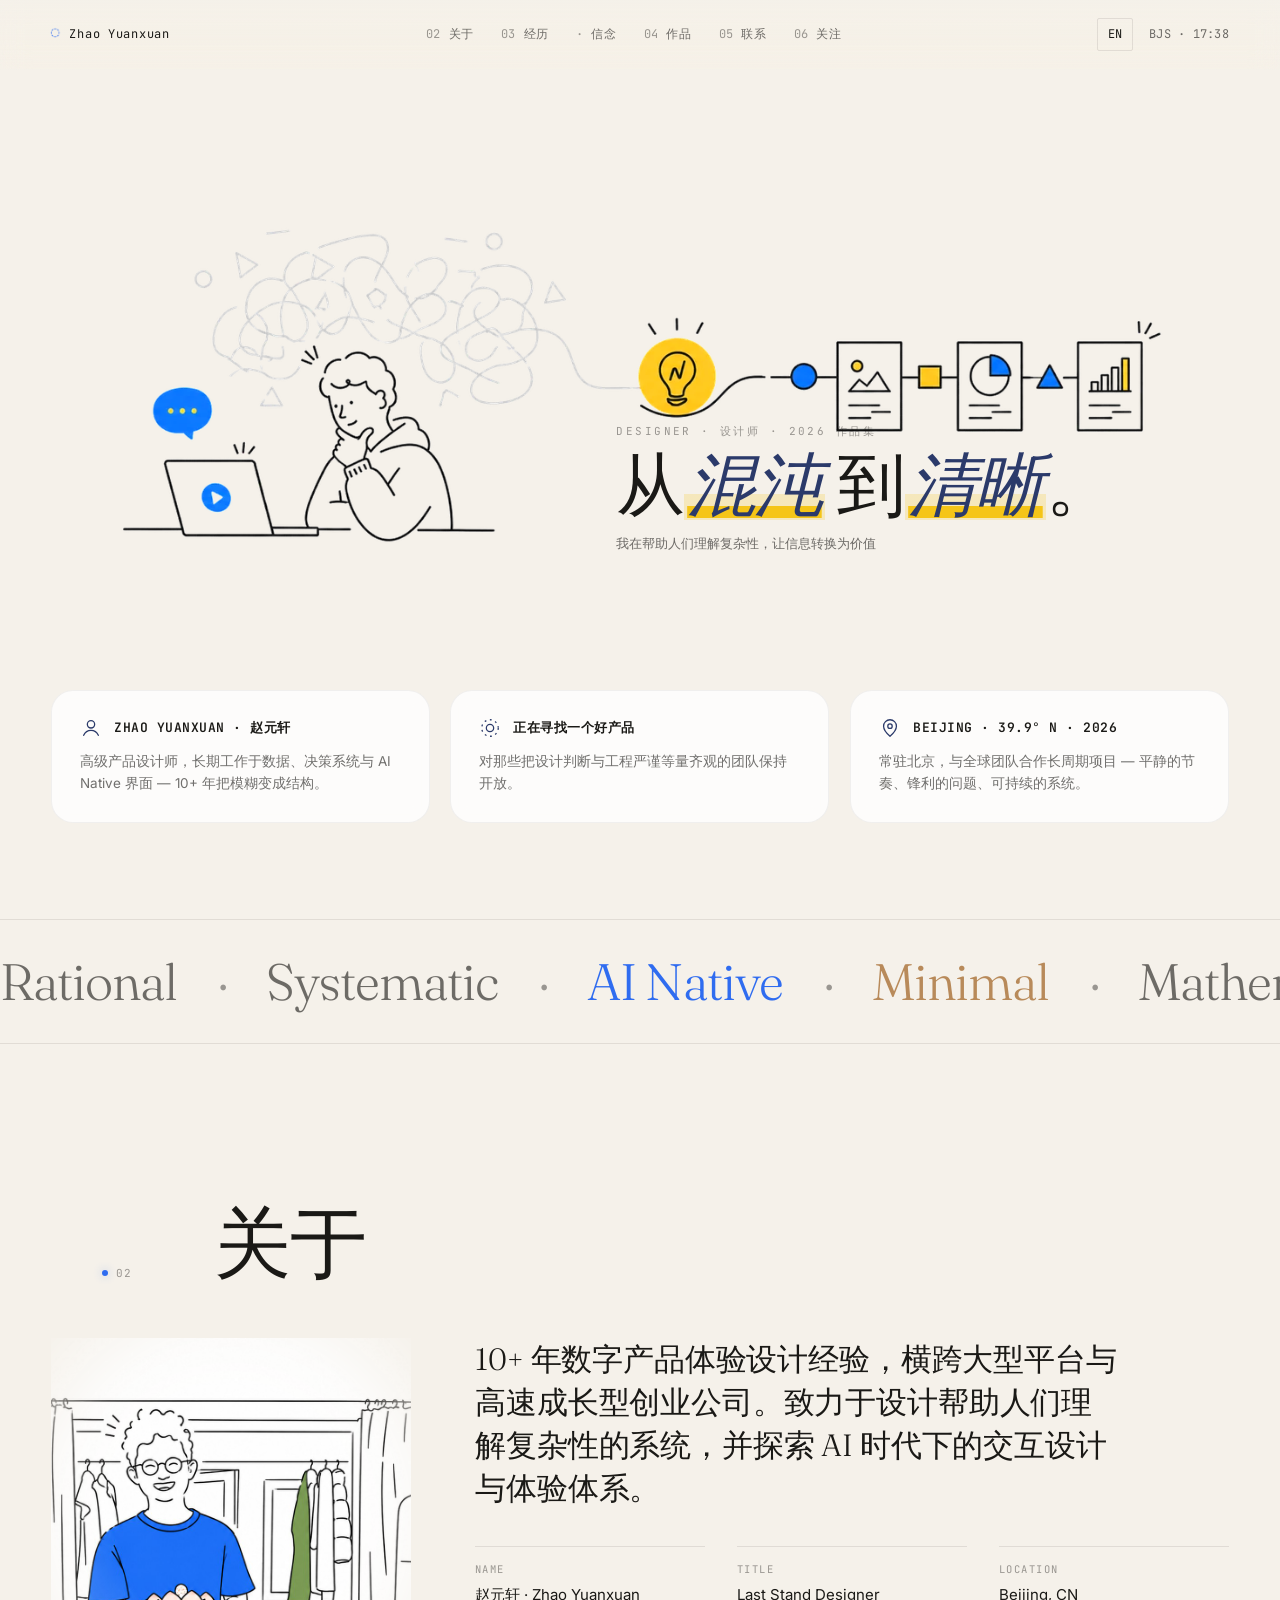
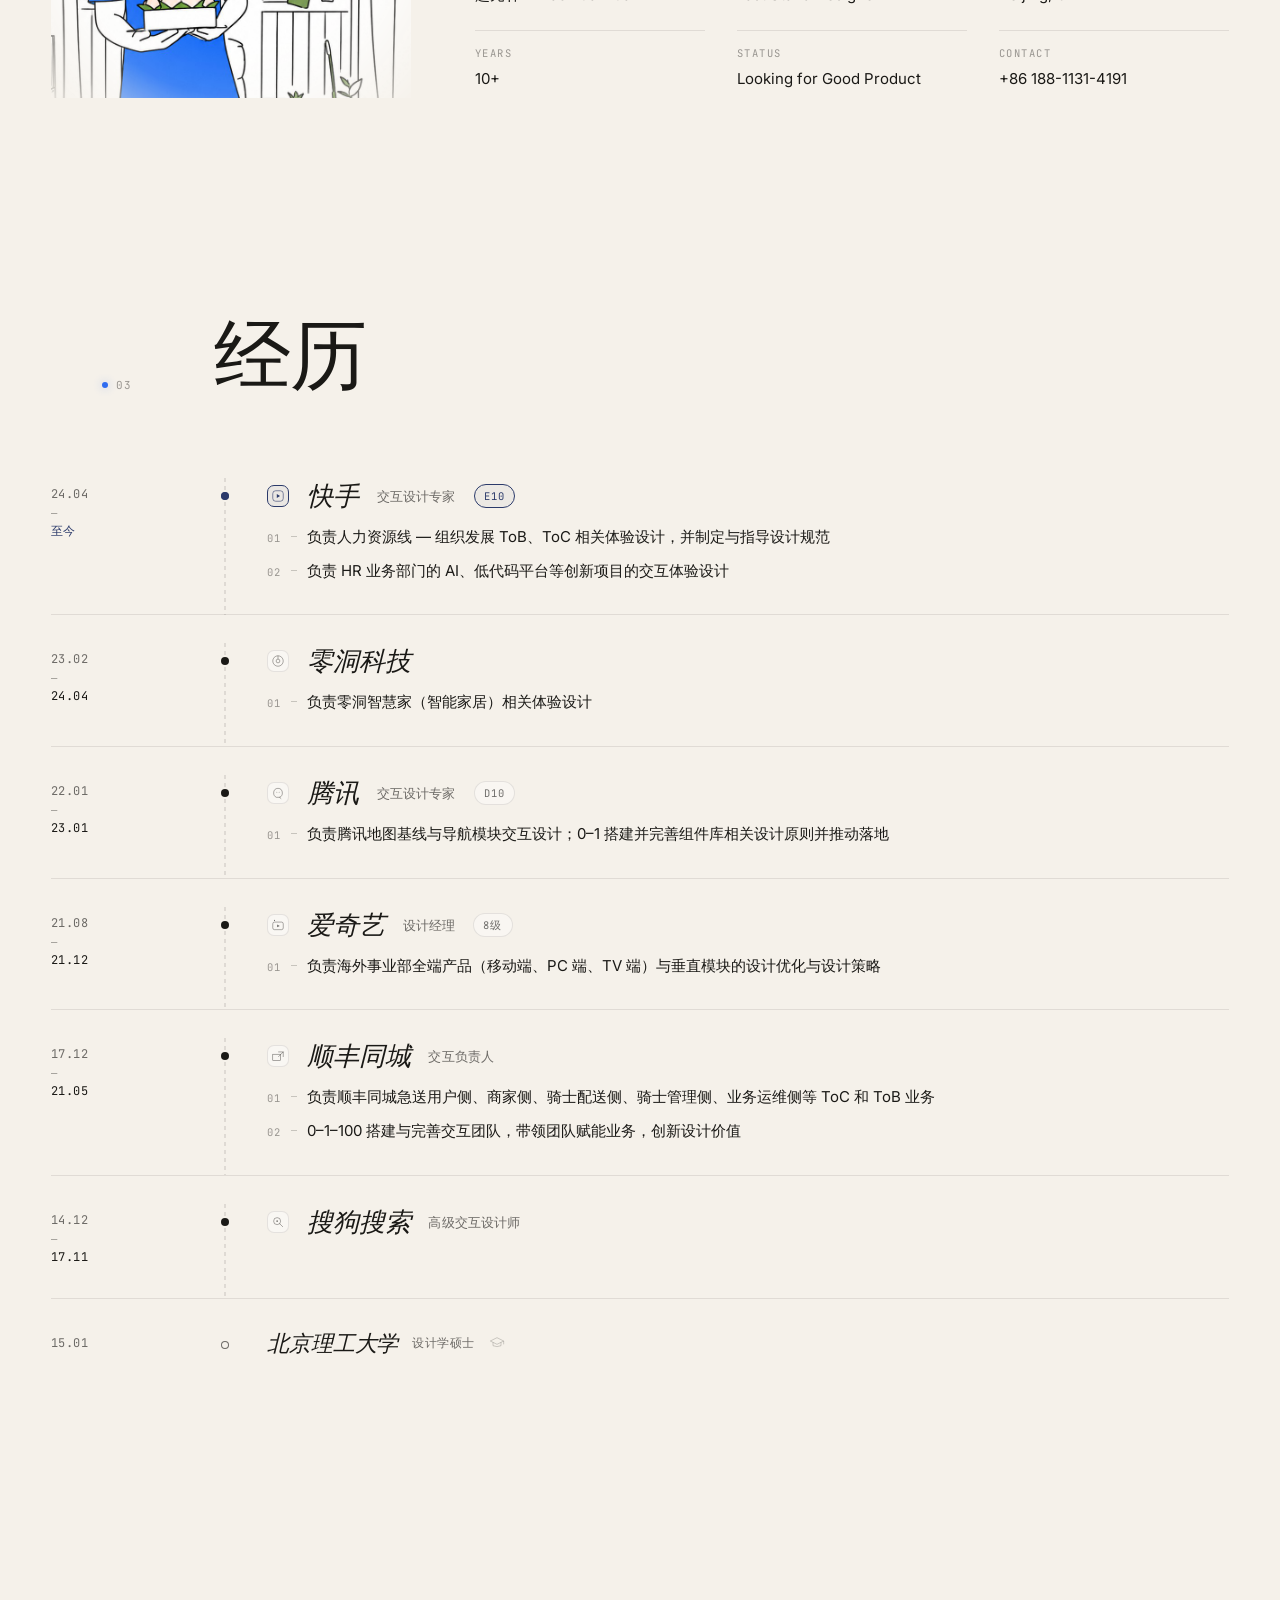
<file: index.html>
<!doctype html>
<html lang="zh-CN" data-lang="zh">
  <head>
    <meta charset="utf-8" />
    <meta name="viewport" content="width=device-width,initial-scale=1,viewport-fit=cover" />
    <meta name="color-scheme" content="light" />
    <meta name="theme-color" content="#f5f1ea" />
    <meta name="format-detection" content="telephone=no" />
    <title>Zhao Yuanxuan — Designer · 赵元轩 作品集</title>
    <meta
      name="description"
      content="高级产品设计师 · 10 年+ 跨 AI、数据、履约与平台系统。从混沌到清晰。按项目及设计体系呈现的个人作品集。Senior product designer · 10+ years across AI, data, mobility and platform systems."
    />
    <meta name="author" content="Zhao Yuanxuan · 赵元轩" />

    <!-- Open Graph -->
    <meta property="og:type" content="website" />
    <meta property="og:title" content="Zhao Yuanxuan — Designer Portfolio 2026" />
    <meta property="og:description" content="From clutter to clarity. Selected work across AI, data, mobility and platform systems." />
    <meta property="og:image" content="https://zhaoyuanxuan.github.io/portfolio/assets/hero/hero-clarity.png" />
    <meta property="og:image:width" content="1280" />
    <meta property="og:image:height" content="640" />
    <meta property="og:url" content="https://zhaoyuanxuan.github.io/portfolio/" />
    <meta property="og:locale" content="zh_CN" />
    <meta property="og:locale:alternate" content="en_US" />
    <meta name="twitter:card" content="summary_large_image" />

    <!-- Canonical & alternates -->
    <link rel="canonical" href="https://zhaoyuanxuan.github.io/portfolio/" />
    <link rel="alternate" hreflang="zh-CN" href="https://zhaoyuanxuan.github.io/portfolio/" />
    <link rel="alternate" hreflang="en" href="https://zhaoyuanxuan.github.io/portfolio/" />
    <link rel="alternate" hreflang="x-default" href="https://zhaoyuanxuan.github.io/portfolio/" />

    <!-- Structured data: Person schema -->
    <script type="application/ld+json">
    {
      "@context": "https://schema.org",
      "@type": "Person",
      "name": "Zhao Yuanxuan",
      "alternateName": "赵元轩",
      "jobTitle": "Senior Product Designer",
      "description": "Senior product designer with 10+ years across AI, data, mobility and platform systems.",
      "url": "https://zhaoyuanxuan.github.io/portfolio/",
      "image": "https://zhaoyuanxuan.github.io/portfolio/assets/hero/hero-clarity.png",
      "email": "mailto:zhao851874139@gmail.com",
      "address": {
        "@type": "PostalAddress",
        "addressLocality": "Beijing",
        "addressCountry": "CN"
      },
      "knowsAbout": [
        "Product Design",
        "Interaction Design",
        "Design Systems",
        "AI Native UX",
        "Data Visualization"
      ]
    }
    </script>

    <link
      rel="icon"
      href="data:image/svg+xml,%3Csvg xmlns='http://www.w3.org/2000/svg' viewBox='0 0 24 24'%3E%3Crect width='24' height='24' fill='%23f5f1ea'/%3E%3Ccircle cx='12' cy='12' r='6' fill='none' stroke='%234a5a8a' stroke-width='1.2'/%3E%3C/svg%3E"
    />

    <!-- Critical resource priority hints -->
    <link rel="preconnect" href="https://fonts.googleapis.com" />
    <link rel="preconnect" href="https://fonts.gstatic.com" crossorigin />
    <link
      rel="preload"
      as="image"
      href="assets/hero/hero-clarity.webp"
      type="image/webp"
      fetchpriority="high"
    />
    <link
      href="https://fonts.googleapis.com/css2?family=Inter:wght@300;400;500;600&family=JetBrains+Mono:wght@400;500;600&family=Fraunces:ital,opsz,wght@0,9..144,300;1,9..144,300&display=swap"
      rel="stylesheet"
    />
    <link rel="stylesheet" href="./styles.css" />
    <link rel="stylesheet" href="./styles-vfx.css" />
    <!-- Scroll memory must run BEFORE first paint to disable
         scrollRestoration and capture saved Y. No `defer`. -->
    <script src="./scroll-memory.js"></script>
  </head>
  <body>
    <!-- Ambient light layer -->
    <div class="ambient" aria-hidden="true">
      <div class="ambient__grid"></div>
      <div class="ambient__halo ambient__halo--a"></div>
      <div class="ambient__halo ambient__halo--b"></div>
      <div class="ambient__grain"></div>
    </div>

    <!-- Top navigation -->
    <header class="nav" id="nav">
      <a href="#top" class="nav__brand" aria-label="Home">
        <span class="nav__brand-mark" aria-hidden="true">◌</span>
        <span class="nav__brand-name">Zhao Yuanxuan</span>
      </a>

      <nav class="nav__links" aria-label="Primary">
        <a href="#about" data-num="02" data-i18n="nav.about">About</a>
        <a href="#career" data-num="03" data-i18n="nav.career">Career</a>
        <a href="#beliefs" data-num="·" data-i18n="nav.beliefs">Beliefs</a>
        <a href="#work" data-num="04" data-i18n="nav.work">Work</a>
        <a href="#contact" data-num="05" data-i18n="nav.contact">Contact</a>
        <a href="#focus" data-num="06" data-i18n="nav.focus">Focus</a>
      </nav>

      <div class="nav__meta">
        <button class="nav__lang" id="lang-toggle" aria-label="Toggle language" type="button">
          <span data-lang-active="zh">EN</span>
          <span data-lang-active="en" hidden>中</span>
        </button>
        <span class="nav__time" id="nav-time" aria-hidden="true">— : —</span>
      </div>
    </header>

    <main id="top">
      <!-- ============================================================
       01 · HERO  — visual fused INTO the background
            Replace the .hero__media element with <img> or <video>.
       ============================================================ -->
      <section class="hero" id="hero">
        <div class="hero__stage">
          <!-- hero__frame: 2:1 aspect-ratio wrapper so absolute % positions
               map 1-to-1 onto the illustration's coordinate space. -->
          <div class="hero__frame">
            <!-- Hero illustration -->
            <picture>
              <source srcset="assets/hero/hero-clarity.webp" type="image/webp" />
              <img
                class="hero__illus"
                src="assets/hero/hero-clarity.png"
                alt="From clutter to clarity — a designer turning a tangle of input into structured output"
                decoding="async"
                fetchpriority="high"
                width="1280"
                height="640"
              />
            </picture>

            <!-- Caption anchored inside the empty rectangle:
                 right ~48%–100%, vertical ~56%–83% of image height -->
            <div class="hero__caption">
              <p class="hero__kicker" data-i18n="hero.kicker">Designer · 设计师 · Portfolio 2026</p>
              <h1 class="hero__title" data-i18n="hero.title">
                From <em>clutter</em> to <em>clarity</em>.
              </h1>
              <p class="hero__sub" data-i18n="hero.sub">
                I help people make sense of complexity — through structure, rhythm and quiet decisions.
              </p>
            </div>
          </div>
        </div>

        <!-- Personal info cards — three-up row, inspired by the reference design -->
        <ul class="hero__cards" aria-label="About the designer">
          <li class="hero__card">
            <div class="hero__card-head">
              <svg class="hero__card-ico" viewBox="0 0 24 24" aria-hidden="true">
                <circle cx="12" cy="8" r="4" fill="none" stroke="currentColor" stroke-width="1.4"/>
                <path d="M4 20c1.6-3.6 4.5-5.4 8-5.4s6.4 1.8 8 5.4" fill="none" stroke="currentColor" stroke-width="1.4" stroke-linecap="round"/>
              </svg>
              <h3 class="hero__card-title" data-i18n="hero.card.name">Zhao Yuanxuan · 赵元轩</h3>
            </div>
            <p class="hero__card-body" data-i18n="hero.card.name_body">
              Senior product designer working across data, decision systems and AI-native interfaces — 10+ years turning ambiguity into structure.
            </p>
          </li>
          <li class="hero__card">
            <div class="hero__card-head">
              <svg class="hero__card-ico" viewBox="0 0 24 24" aria-hidden="true">
                <circle cx="12" cy="12" r="4" fill="none" stroke="currentColor" stroke-width="1.4"/>
                <circle cx="12" cy="12" r="9" fill="none" stroke="currentColor" stroke-width="1.4" stroke-dasharray="2 4"/>
              </svg>
              <h3 class="hero__card-title" data-i18n="hero.card.status">Looking for a Good Product</h3>
            </div>
            <p class="hero__card-body" data-i18n="hero.card.status_body">
              Open to teams building meaningful tools where design judgement and engineering rigor meet on equal terms.
            </p>
          </li>
          <li class="hero__card">
            <div class="hero__card-head">
              <svg class="hero__card-ico" viewBox="0 0 24 24" aria-hidden="true">
                <path d="M12 21s-7-6.2-7-11a7 7 0 1 1 14 0c0 4.8-7 11-7 11z" fill="none" stroke="currentColor" stroke-width="1.4" stroke-linejoin="round"/>
                <circle cx="12" cy="10" r="2.4" fill="none" stroke="currentColor" stroke-width="1.4"/>
              </svg>
              <h3 class="hero__card-title">
                <span data-i18n="hero.card.based">Beijing · 39.9° N</span> · <span id="hero-year">2026</span>
              </h3>
            </div>
            <p class="hero__card-body" data-i18n="hero.card.based_body">
              Based in Beijing, working with global teams on long-horizon design — calm pace, sharp questions, lasting systems.
            </p>
          </li>
        </ul>
      </section>

      <!-- Quiet keyword strip -->
      <section class="strip" aria-hidden="true">
        <div class="strip__track">
          <span>Rational</span><span>·</span>
          <span>Systematic</span><span>·</span>
          <span>AI Native</span><span>·</span>
          <span>Minimal</span><span>·</span>
          <span>Mathematical</span><span>·</span>
          <span>Quiet Luxury</span><span>·</span>
          <span>Structured</span><span>·</span>
          <span>Futuristic</span><span>·</span>
          <span>Rational</span><span>·</span>
          <span>Systematic</span><span>·</span>
          <span>AI Native</span><span>·</span>
          <span>Minimal</span><span>·</span>
          <span>Mathematical</span><span>·</span>
          <span>Quiet Luxury</span><span>·</span>
          <span>Structured</span><span>·</span>
          <span>Futuristic</span><span>·</span>
        </div>
      </section>

      <!-- ============================================================
       02 · ABOUT  (single bio kept; portrait fused with background)
       ============================================================ -->
      <section class="about" id="about">
        <header class="section__head">
          <span class="num">02</span>
          <h2 data-i18n="about.heading">About</h2>
        </header>

        <div class="about__grid">
          <!-- Portrait — drawn (default) ↔ photo (hover), feathered into background -->
          <figure class="about__portrait portrait-swap" aria-label="Zhao Yuanxuan portrait">
            <img class="portrait-swap__img portrait-swap__img--default"
                 src="assets/about/portrait-drawn.jpg"
                 alt="赵元轩 · 手绘头像"
                 loading="lazy" />
            <img class="portrait-swap__img portrait-swap__img--hover"
                 src="assets/about/portrait-photo.jpg"
                 alt="赵元轩 · 真人照片"
                 loading="lazy"
                 aria-hidden="true" />
          </figure>

          <div class="about__info">
            <p class="about__bio" data-i18n="about.bio">
              10+ 年数字产品体验设计经验，横跨大型平台与高速成长型创业公司。
              致力于设计帮助人们理解复杂性的系统，并探索 AI 时代下的交互设计与体验体系。
            </p>

            <dl class="about__facts">
              <div>
                <dt data-i18n="about.name">Name</dt>
                <dd data-i18n="about.fact_value.name">赵元轩 · Zhao Yuanxuan</dd>
              </div>
              <div>
                <dt data-i18n="about.title">Title</dt>
                <dd>Last Stand Designer</dd>
              </div>
              <div>
                <dt data-i18n="about.location">Location</dt>
                <dd>Beijing, CN</dd>
              </div>
              <div>
                <dt data-i18n="about.years">Years</dt>
                <dd>10+</dd>
              </div>
              <div>
                <dt data-i18n="about.status2">Status</dt>
                <dd>Looking for Good Product</dd>
              </div>
              <div>
                <dt data-i18n="about.contact">Contact</dt>
                <dd>+86 188-1131-4191</dd>
              </div>
            </dl>

            <ul class="tags">
              <li data-i18n="about.tags[0]">音视频</li>
              <li data-i18n="about.tags[1]">交易与履约</li>
              <li data-i18n="about.tags[2]">出行服务</li>
              <li data-i18n="about.tags[3]">体验与体系</li>
              <li data-i18n="about.tags[4]">解决问题</li>
              <li data-i18n="about.tags[5]">定义复杂</li>
            </ul>
          </div>
        </div>
      </section>

      <!-- ============================================================
       03 · CAREER  (real content · refined timeline)
       ============================================================ -->
      <section class="career" id="career">
        <header class="section__head">
          <span class="num">03</span>
          <h2 data-i18n="career.heading">Career</h2>
        </header>

        <ol class="career__list">
          <!-- Kuaishou — current -->
          <li class="career__row career__row--current" data-reveal>
            <div class="career__years">
              <span class="career__y-start">24.04</span>
              <span class="career__y-sep">—</span>
              <span class="career__y-end" data-i18n="career.present">至今</span>
            </div>
            <div class="career__node" aria-hidden="true">
              <span class="career__dot"></span>
              <span class="career__dot-ring"></span>
            </div>
            <div class="career__head">
              <svg class="career__co-ico" viewBox="0 0 24 24" aria-hidden="true">
                <rect x="3" y="3" width="18" height="18" rx="5" fill="none" stroke="currentColor" stroke-width="1"/>
                <path d="M10 8.5 L15.5 12 L10 15.5 Z" fill="currentColor"/>
              </svg>
              <span class="career__co" data-i18n="career.rows.kuaishou.co">快手</span>
              <span class="career__role" data-i18n="career.rows.kuaishou.role">交互设计专家</span>
              <span class="career__chip">E10</span>
            </div>
            <ol class="career__bullets">
              <li>
                <span class="career__bnum">01</span>
                <p data-i18n="career.rows.kuaishou.b1">负责人力资源线 — 组织发展 ToB、ToC 相关体验设计，并制定与指导设计规范</p>
              </li>
              <li>
                <span class="career__bnum">02</span>
                <p data-i18n="career.rows.kuaishou.b2">负责 HR 业务部门的 AI、低代码平台等创新项目的交互体验设计</p>
              </li>
            </ol>
          </li>

          <!-- LingDong -->
          <li class="career__row" data-reveal>
            <div class="career__years">
              <span class="career__y-start">23.02</span>
              <span class="career__y-sep">—</span>
              <span class="career__y-end">24.04</span>
            </div>
            <div class="career__node" aria-hidden="true">
              <span class="career__dot"></span>
            </div>
            <div class="career__head">
              <svg class="career__co-ico" viewBox="0 0 24 24" aria-hidden="true">
                <circle cx="12" cy="12" r="9" fill="none" stroke="currentColor" stroke-width="1"/>
                <circle cx="12" cy="12" r="3.2" fill="none" stroke="currentColor" stroke-width="1"/>
                <line x1="12" y1="3" x2="12" y2="8.6" stroke="currentColor" stroke-width="1"/>
              </svg>
              <span class="career__co" data-i18n="career.rows.lingdong.co">零洞科技</span>
            </div>
            <ol class="career__bullets">
              <li>
                <span class="career__bnum">01</span>
                <p data-i18n="career.rows.lingdong.b1">负责零洞智慧家（智能家居）相关体验设计</p>
              </li>
            </ol>
          </li>

          <!-- Tencent -->
          <li class="career__row" data-reveal>
            <div class="career__years">
              <span class="career__y-start">22.01</span>
              <span class="career__y-sep">—</span>
              <span class="career__y-end">23.01</span>
            </div>
            <div class="career__node" aria-hidden="true">
              <span class="career__dot"></span>
            </div>
            <div class="career__head">
              <svg class="career__co-ico" viewBox="0 0 24 24" aria-hidden="true">
                <path d="M12 4 C 7.5 4 4.5 7 4.5 12 C 4.5 15.5 6.4 18.4 9.2 19.4 L14.8 19.4 C 17.6 18.4 19.5 15.5 19.5 12 C 19.5 7 16.5 4 12 4 Z" fill="none" stroke="currentColor" stroke-width="1"/>
                <line x1="14.8" y1="19.4" x2="17" y2="21.4" stroke="currentColor" stroke-width="1" stroke-linecap="round"/>
                <circle cx="10" cy="10.5" r="0.8" fill="currentColor"/>
                <circle cx="14" cy="10.5" r="0.8" fill="currentColor"/>
              </svg>
              <span class="career__co" data-i18n="career.rows.tencent.co">腾讯</span>
              <span class="career__role" data-i18n="career.rows.tencent.role">交互设计专家</span>
              <span class="career__chip">D10</span>
            </div>
            <ol class="career__bullets">
              <li>
                <span class="career__bnum">01</span>
                <p data-i18n="career.rows.tencent.b1">负责腾讯地图基线与导航模块交互设计；0–1 搭建并完善组件库相关设计原则并推动落地</p>
              </li>
            </ol>
          </li>

          <!-- iQIYI -->
          <li class="career__row" data-reveal>
            <div class="career__years">
              <span class="career__y-start">21.08</span>
              <span class="career__y-sep">—</span>
              <span class="career__y-end">21.12</span>
            </div>
            <div class="career__node" aria-hidden="true">
              <span class="career__dot"></span>
            </div>
            <div class="career__head">
              <svg class="career__co-ico" viewBox="0 0 24 24" aria-hidden="true">
                <rect x="3" y="7" width="18" height="13" rx="3" fill="none" stroke="currentColor" stroke-width="1"/>
                <path d="M10.5 11 L15 13.5 L10.5 16 Z" fill="currentColor"/>
                <circle cx="6" cy="4.2" r="1" fill="currentColor"/>
              </svg>
              <span class="career__co" data-i18n="career.rows.iqiyi.co">爱奇艺</span>
              <span class="career__role" data-i18n="career.rows.iqiyi.role">设计经理</span>
              <span class="career__chip" data-i18n="career.rows.iqiyi.chip">8级</span>
            </div>
            <ol class="career__bullets">
              <li>
                <span class="career__bnum">01</span>
                <p data-i18n="career.rows.iqiyi.b1">负责海外事业部全端产品（移动端、PC 端、TV 端）与垂直模块的设计优化与设计策略</p>
              </li>
            </ol>
          </li>

          <!-- SF City -->
          <li class="career__row" data-reveal>
            <div class="career__years">
              <span class="career__y-start">17.12</span>
              <span class="career__y-sep">—</span>
              <span class="career__y-end">21.05</span>
            </div>
            <div class="career__node" aria-hidden="true">
              <span class="career__dot"></span>
            </div>
            <div class="career__head">
              <svg class="career__co-ico" viewBox="0 0 24 24" aria-hidden="true">
                <rect x="3" y="9" width="13" height="11" fill="none" stroke="currentColor" stroke-width="1"/>
                <path d="M13 5 L21 5 L21 13" fill="none" stroke="currentColor" stroke-width="1" stroke-linecap="round" stroke-linejoin="round"/>
                <line x1="13" y1="13" x2="21" y2="5" stroke="currentColor" stroke-width="1" stroke-linecap="round"/>
              </svg>
              <span class="career__co" data-i18n="career.rows.sf.co">顺丰同城</span>
              <span class="career__role" data-i18n="career.rows.sf.role">交互负责人</span>
            </div>
            <ol class="career__bullets">
              <li>
                <span class="career__bnum">01</span>
                <p data-i18n-html="career.rows.sf.b1">负责顺丰同城急送用户侧、商家侧、骑士配送侧、骑士管理侧、业务运维侧等 ToC 和 ToB 业务<span class="career__period">2017 – 2021</span></p>
              </li>
              <li>
                <span class="career__bnum">02</span>
                <p data-i18n-html="career.rows.sf.b2">0–1–100 搭建与完善交互团队，带领团队赋能业务，创新设计价值<span class="career__period">2017 – 2021</span></p>
              </li>
            </ol>
          </li>

          <!-- Sogou -->
          <li class="career__row" data-reveal>
            <div class="career__years">
              <span class="career__y-start">14.12</span>
              <span class="career__y-sep">—</span>
              <span class="career__y-end">17.11</span>
            </div>
            <div class="career__node" aria-hidden="true">
              <span class="career__dot"></span>
            </div>
            <div class="career__head">
              <svg class="career__co-ico" viewBox="0 0 24 24" aria-hidden="true">
                <circle cx="10.5" cy="10.5" r="6" fill="none" stroke="currentColor" stroke-width="1"/>
                <line x1="15" y1="15" x2="20" y2="20" stroke="currentColor" stroke-width="1" stroke-linecap="round"/>
                <circle cx="10.5" cy="10.5" r="1.4" fill="currentColor"/>
              </svg>
              <span class="career__co" data-i18n="career.rows.sogou.co">搜狗搜索</span>
              <span class="career__role" data-i18n="career.rows.sogou.role">高级交互设计师</span>
            </div>
          </li>

          <!-- Education — distinct visual treatment -->
          <li class="career__row career__row--edu" data-reveal>
            <div class="career__years">
              <span class="career__y-start">15.01</span>
            </div>
            <div class="career__node" aria-hidden="true">
              <span class="career__dot career__dot--hollow"></span>
            </div>
            <div class="career__head">
              <span class="career__co" data-i18n="career.rows.edu.co">北京理工大学</span>
              <span class="career__role career__role--edu" data-i18n="career.rows.edu.role">设计学硕士</span>
              <svg class="career__edu-ico" viewBox="0 0 24 24" aria-hidden="true">
                <path d="M2 9 L12 4 L22 9 L12 14 L2 9 Z" fill="none" stroke="currentColor" stroke-width="1"/>
                <path d="M6 11 L6 16 Q 12 19 18 16 L18 11" fill="none" stroke="currentColor" stroke-width="1"/>
                <line x1="22" y1="9" x2="22" y2="14" stroke="currentColor" stroke-width="1"/>
              </svg>
            </div>
          </li>
        </ol>
      </section>

      <!-- ============================================================
       BELIEFS  (quieter · refined · single-line typographic style)
       ============================================================ -->
      <section class="beliefs" id="beliefs">
        <header class="section__head section__head--inline">
          <span class="num">·</span>
          <h2 class="section__h2-sm" data-i18n="beliefs.heading">Design Beliefs</h2>
          <span class="beliefs__count" aria-hidden="true">04 / 04</span>
        </header>
        <ol class="beliefs__list">
          <li>
            <span class="b__ico" aria-hidden="true"><img src="assets/design-belief-icons/01-structured-expression.svg" alt="" loading="lazy" decoding="async" width="48" height="48"></span>
            <span class="b__num">01</span>
            <p data-i18n="beliefs.items[0]">复杂系统需要结构化表达</p>
          </li>
          <li>
            <span class="b__ico" aria-hidden="true"><img src="assets/design-belief-icons/02-judgment-taste.svg" alt="" loading="lazy" decoding="async" width="48" height="48"></span>
            <span class="b__num">02</span>
            <p data-i18n="beliefs.items[1]">AI 时代，设计的核心是判断力与品味</p>
          </li>
          <li>
            <span class="b__ico" aria-hidden="true"><img src="assets/design-belief-icons/03-cognitive-friction.svg" alt="" loading="lazy" decoding="async" width="48" height="48"></span>
            <span class="b__num">03</span>
            <p data-i18n="beliefs.items[2]">好的体验设计，本质是降低认知摩擦</p>
          </li>
          <li>
            <span class="b__ico" aria-hidden="true"><img src="assets/design-belief-icons/04-surface-deep.svg" alt="" loading="lazy" decoding="async" width="48" height="48"></span>
            <span class="b__num">04</span>
            <p><em>Design surface, understand the deep.</em></p>
          </li>
        </ol>
      </section>

      <!-- ============================================================
       04 · SELECTED WORK  (refined hover details)
       ============================================================ -->
      <section class="work" id="work">
        <header class="section__head">
          <span class="num">04</span>
          <h2 data-i18n="work.heading">Selected Work</h2>
          <p class="section__sub" data-i18n="work.sub">
            A short list of projects that defined how I think — across AI,
            data, mobility, and platform systems.
          </p>
        </header>

        <ol class="work__list">
          <!-- ============ P.01 · 快手 · AI Coding 考核系统（萝卜）============ -->
          <li class="work__item" data-reveal>
            <a href="case.html?p=1" class="work__link">
              <figure class="work__cover placeholder cover-art cover-art--illus" aria-label="P.01 cover · AI coding interview">
                <svg class="cover-art__svg" viewBox="0 0 480 270" preserveAspectRatio="xMidYMid meet" aria-hidden="true">
                  <text class="lbl-num--left" x="36" y="178">01</text>
                  <image class="illus-img" href="assets/covers/p1-interview.webp" x="180" y="20" width="280" height="230" preserveAspectRatio="xMidYMid meet"/>
                </svg>
                <span class="work__badge" aria-hidden="true">CASE</span>
                <div class="work__overlay" aria-hidden="true">
                  <span class="work__overlay-cta">Open · interactive case</span>
                  <span class="work__overlay-arrow">
                    <svg viewBox="0 0 24 24" width="16" height="16"><path d="M5 12h13M13 6l6 6-6 6" fill="none" stroke="currentColor" stroke-width="1.4" stroke-linecap="round" stroke-linejoin="round"/></svg>
                  </span>
                </div>
              </figure>
              <div class="work__bottom">
                <div class="work__meta">
                  <span class="num">P.01</span>
                  <span class="src">Kuaishou · 萝卜面试</span>
                  <span class="tag">AI-Native Hiring</span>
                  <span class="year">2026</span>
                </div>
                <h3 data-i18n-html="work.p1.title_html">AI Coding 考核系统 <span class="work__rule"></span></h3>
                <p class="work__line" data-i18n="work.p1.line">把"算法刷题"重定义为"AI 协同问题解决能力"——一套自研 IDE + 四维评估 + 多视角回放的招聘考核基础设施。</p>
              </div>
            </a>
          </li>

          <!-- ============ P.02 · 快手 · 人才全景评价 ============ -->
          <li class="work__item" data-reveal>
            <a href="case.html?p=2" class="work__link">
              <figure class="work__cover placeholder cover-art cover-art--illus" aria-label="P.02 cover · thinker with lightbulb">
                <svg class="cover-art__svg" viewBox="0 0 480 270" preserveAspectRatio="xMidYMid meet" aria-hidden="true">
                  <text class="lbl-num--left" x="36" y="178">02</text>
                  <image class="illus-img" href="assets/covers/p1-thinker.webp" x="180" y="20" width="280" height="230" preserveAspectRatio="xMidYMid meet"/>
                </svg>
                <span class="work__badge" aria-hidden="true">CASE</span>
                <div class="work__overlay" aria-hidden="true">
                  <span class="work__overlay-cta">Open · interactive case</span>
                  <span class="work__overlay-arrow">
                    <svg viewBox="0 0 24 24" width="16" height="16"><path d="M5 12h13M13 6l6 6-6 6" fill="none" stroke="currentColor" stroke-width="1.4" stroke-linecap="round" stroke-linejoin="round"/></svg>
                  </span>
                </div>
              </figure>
              <div class="work__bottom">
                <div class="work__meta">
                  <span class="num">P.02</span>
                  <span class="src">Kuaishou</span>
                  <span class="tag">OD · Talent System</span>
                  <span class="year">2026</span>
                </div>
                <h3 data-i18n-html="work.p2.title_html">组织决策系统提效 <span class="work__rule"></span></h3>
                <p class="work__line" data-i18n="work.p2.line">如何让管理者更高效地判断团队成绩分布、做出公正公平的裁决。</p>
              </div>
            </a>
          </li>

          <!-- ============ P.03 · 快手 · 数据图表选型决策引擎 ============ -->
          <li class="work__item" data-reveal>
            <a href="case.html?p=3" class="work__link">
              <figure class="work__cover placeholder cover-art cover-art--illus" aria-label="P.03 cover · presenter with flip-chart">
                <svg class="cover-art__svg" viewBox="0 0 480 270" preserveAspectRatio="xMidYMid meet" aria-hidden="true">
                  <text class="lbl-num--left" x="36" y="178">03</text>
                  <image class="illus-img" href="assets/covers/p2-presenter.webp" x="180" y="20" width="280" height="230" preserveAspectRatio="xMidYMid meet"/>
                </svg>
                <span class="work__badge" aria-hidden="true">CASE</span>
                <div class="work__overlay" aria-hidden="true">
                  <span class="work__overlay-cta">Open case · interactive</span>
                  <span class="work__overlay-arrow">
                    <svg viewBox="0 0 24 24" width="20" height="20"><path d="M5 12h13M13 6l6 6-6 6" fill="none" stroke="currentColor" stroke-width="1.4" stroke-linecap="round" stroke-linejoin="round"/></svg>
                  </span>
                </div>
              </figure>
              <div class="work__bottom">
                <div class="work__meta">
                  <span class="num">P.03</span>
                  <span class="src">Kuaishou</span>
                  <span class="tag">Decision Engine</span>
                  <span class="year">2025</span>
                </div>
                <h3 data-i18n-html="work.p3.title_html">图表选型引擎 <span class="work__rule"></span></h3>
                <p class="work__line" data-i18n="work.p3.line">把"凭感觉选图"抽象为 47 条规则、Top-1 准确率 89%。</p>
              </div>
            </a>
          </li>

          <!-- ============ P.04 · 顺丰同城 · 履约系统体验治理 ============ -->
          <li class="work__item" data-reveal>
            <a href="case.html?p=4" class="work__link" data-pdf="assets/pdf/P3.pdf">
              <figure class="work__cover placeholder cover-art cover-art--illus" aria-label="P.04 cover · package and coin handoff">
                <svg class="cover-art__svg" viewBox="0 0 480 270" preserveAspectRatio="xMidYMid meet" aria-hidden="true">
                  <text class="lbl-num--left" x="36" y="178">04</text>
                  <image class="illus-img" href="assets/covers/p3-handoff.webp" x="180" y="20" width="280" height="230" preserveAspectRatio="xMidYMid meet"/>
                </svg>
                <span class="work__badge" aria-hidden="true">PDF</span>
                <div class="work__overlay" aria-hidden="true">
                  <span class="work__overlay-cta">Open case · PDF</span>
                  <span class="work__overlay-arrow">
                    <svg viewBox="0 0 24 24" width="20" height="20"><path d="M5 12h13M13 6l6 6-6 6" fill="none" stroke="currentColor" stroke-width="1.4" stroke-linecap="round" stroke-linejoin="round"/></svg>
                  </span>
                </div>
              </figure>
              <div class="work__bottom">
                <div class="work__meta">
                  <span class="num">P.04</span>
                  <span class="src">SF · 顺丰同城</span>
                  <span class="tag">Fulfillment UX</span>
                  <span class="year">2021</span>
                </div>
                <h3 data-i18n-html="work.p4.title_html">履约体验治理 <span class="work__rule"></span></h3>
                <p class="work__line" data-i18n="work.p4.line">用户 · 骑士 · 平台三方系统的体验与效率重构。</p>
              </div>
            </a>
          </li>

          <!-- ============ P.05 · 腾讯地图 · 组件库 ============ -->
          <li class="work__item" data-reveal>
            <a href="case.html?p=5" class="work__link" data-pdf="assets/pdf/P4.pdf">
              <figure class="work__cover placeholder cover-art cover-art--illus" aria-label="P.05 cover · assembling puzzle pieces">
                <svg class="cover-art__svg" viewBox="0 0 480 270" preserveAspectRatio="xMidYMid meet" aria-hidden="true">
                  <text class="lbl-num--left" x="36" y="178">05</text>
                  <image class="illus-img" href="assets/covers/p4-puzzle.webp" x="180" y="20" width="280" height="230" preserveAspectRatio="xMidYMid meet"/>
                </svg>
                <span class="work__badge" aria-hidden="true">PDF</span>
                <div class="work__overlay" aria-hidden="true">
                  <span class="work__overlay-cta">Open case · PDF</span>
                  <span class="work__overlay-arrow">
                    <svg viewBox="0 0 24 24" width="20" height="20"><path d="M5 12h13M13 6l6 6-6 6" fill="none" stroke="currentColor" stroke-width="1.4" stroke-linecap="round" stroke-linejoin="round"/></svg>
                  </span>
                </div>
              </figure>
              <div class="work__bottom">
                <div class="work__meta">
                  <span class="num">P.05</span>
                  <span class="src">Tencent · 腾讯地图</span>
                  <span class="tag">Design System</span>
                  <span class="year">2022</span>
                </div>
                <h3 data-i18n-html="work.p5.title_html">地图组件体系 <span class="work__rule"></span></h3>
                <p class="work__line" data-i18n="work.p5.line">从分散设计资产到可复用 · 可演进的设计基础设施。</p>
              </div>
            </a>
          </li>

          <!-- ============ P.06 · 爱奇艺国际 · 沉浸式观影 + 付费链路 ============ -->
          <li class="work__item" data-reveal>
            <a href="case.html?p=6" class="work__link" data-pdf="assets/pdf/P5.pdf">
              <figure class="work__cover placeholder cover-art cover-art--illus" aria-label="P.06 cover · viewer with laptop and play">
                <svg class="cover-art__svg" viewBox="0 0 480 270" preserveAspectRatio="xMidYMid meet" aria-hidden="true">
                  <text class="lbl-num--left" x="36" y="178">06</text>
                  <image class="illus-img" href="assets/covers/p5-viewer.webp" x="180" y="20" width="280" height="230" preserveAspectRatio="xMidYMid meet"/>
                </svg>
                <span class="work__badge" aria-hidden="true">PDF</span>
                <div class="work__overlay" aria-hidden="true">
                  <span class="work__overlay-cta">Open case · PDF</span>
                  <span class="work__overlay-arrow">
                    <svg viewBox="0 0 24 24" width="20" height="20"><path d="M5 12h13M13 6l6 6-6 6" fill="none" stroke="currentColor" stroke-width="1.4" stroke-linecap="round" stroke-linejoin="round"/></svg>
                  </span>
                </div>
              </figure>
              <div class="work__bottom">
                <div class="work__meta">
                  <span class="num">P.06</span>
                  <span class="src">iQIYI · 爱奇艺国际</span>
                  <span class="tag">Immersive UX</span>
                  <span class="year">2019</span>
                </div>
                <h3 data-i18n-html="work.p6.title_html">沉浸式观影体验 <span class="work__rule"></span></h3>
                <p class="work__line" data-i18n="work.p6.line">从"易用"到"沉浸"：在内容消费节奏与付费链路之间重建感知秩序。</p>
              </div>
            </a>
          </li>

          <!-- ============ P.07 · 长期复杂业务 · 设计体系与度量 ============ -->
          <li class="work__item" data-reveal>
            <a href="case.html?p=7" class="work__link" data-pdf="assets/pdf/P6.pdf">
              <figure class="work__cover placeholder cover-art cover-art--illus" aria-label="P.07 cover · designer drafting a system flow">
                <svg class="cover-art__svg" viewBox="0 0 480 270" preserveAspectRatio="xMidYMid meet" aria-hidden="true">
                  <text class="lbl-num--left" x="36" y="178">07</text>
                  <image class="illus-img" href="assets/covers/p6-system.webp" x="180" y="20" width="280" height="230" preserveAspectRatio="xMidYMid meet"/>
                </svg>
                <span class="work__badge" aria-hidden="true">PDF</span>
                <div class="work__overlay" aria-hidden="true">
                  <span class="work__overlay-cta">Open case · PDF</span>
                  <span class="work__overlay-arrow">
                    <svg viewBox="0 0 24 24" width="20" height="20"><path d="M5 12h13M13 6l6 6-6 6" fill="none" stroke="currentColor" stroke-width="1.4" stroke-linecap="round" stroke-linejoin="round"/></svg>
                  </span>
                </div>
              </figure>
              <div class="work__bottom">
                <div class="work__meta">
                  <span class="num">P.07</span>
                  <span class="src">Long-term · 复杂业务</span>
                  <span class="tag">Design Operating System</span>
                  <span class="year">2018–</span>
                </div>
                <h3 data-i18n-html="work.p7.title_html">设计工作体系 <span class="work__rule"></span></h3>
                <p class="work__line" data-i18n="work.p7.line">从"做页面"到"做系统"：让设计资源在复杂业务里持续创造价值。</p>
              </div>
            </a>
          </li>
        </ol>

        <p class="work__hint" data-i18n="work.hint">
          More case studies on request.
        </p>
      </section>

      <!-- ============================================================
       05 · CONTACT
       ============================================================ -->
      <section class="contact" id="contact">
        <header class="section__head">
          <span class="num">05</span>
          <h2 data-i18n="contact.heading">Contact</h2>
          <p class="section__sub" data-i18n="contact.sub">
            For collaborations, work inquiries, or quiet conversations.
          </p>
        </header>

        <div class="contact__statement">
          <p data-i18n="contact.statement">
            Currently <em>looking for a good product</em> — open to design
            leadership, founding design, and AI-native product roles.
          </p>
        </div>

        <div class="contact__grid">
          <a href="mailto:zhao851874139@gmail.com" class="contact__card">
            <span class="kicker">Email</span>
            <span class="value">zhao851874139@gmail.com</span>
            <span class="arrow">↗</span>
          </a>
          <a href="tel:+8618811314191" class="contact__card">
            <span class="kicker">Phone</span>
            <span class="value">+86 188-1131-4191</span>
            <span class="arrow">↗</span>
          </a>
        </div>
      </section>

      <!-- ============================================================
       06 · LONG-TERM FOCUS  (moved to the very end)
       ============================================================ -->
      <section class="focus" id="focus">
        <header class="section__head">
          <span class="num">06</span>
          <h2 data-i18n="focus.heading">Long-term Focus</h2>
        </header>

        <div class="focus__grid">
          <div class="focus__item">
            <span class="num">F.01</span>
            <h4 data-i18n="focus.items[0].title">Cognitive Design</h4>
            <p data-i18n="focus.items[0].desc">Designing for how minds make sense of systems.</p>
          </div>
          <div class="focus__item">
            <span class="num">F.02</span>
            <h4 data-i18n="focus.items[1].title">Human-Centered Design</h4>
            <p data-i18n="focus.items[1].desc">People before pixels, behavior before opinions.</p>
          </div>
          <div class="focus__item">
            <span class="num">F.03</span>
            <h4 data-i18n="focus.items[2].title">Efficiency &amp; Emotion</h4>
            <p data-i18n="focus.items[2].desc">Calm interfaces that respect both intent and feeling.</p>
          </div>
        </div>
      </section>
    </main>

    <footer class="foot">
      <div class="foot__row">
        <span class="foot__co">© 2025 — Zhao Yuanxuan</span>
        <span class="foot__quote" data-i18n="foot.quote">
          I design things that help people understand complexity.
        </span>
        <span class="foot__loc">Beijing · Remote</span>
      </div>
      <div class="foot__row foot__row--small">
        <span>Built quietly · Last update 2025</span>
        <span>v 2.1.0 · perf pass · WebP + slim assets</span>
      </div>
    </footer>

    <script src="./i18n-bundle.js?v=20260611-seo"></script>
    <script src="./i18n.js?v=20260611-seo" defer></script>
    <script src="./script.js" defer></script>
    <script src="./script-vfx.js" defer></script>
  </body>
</html>
</file>
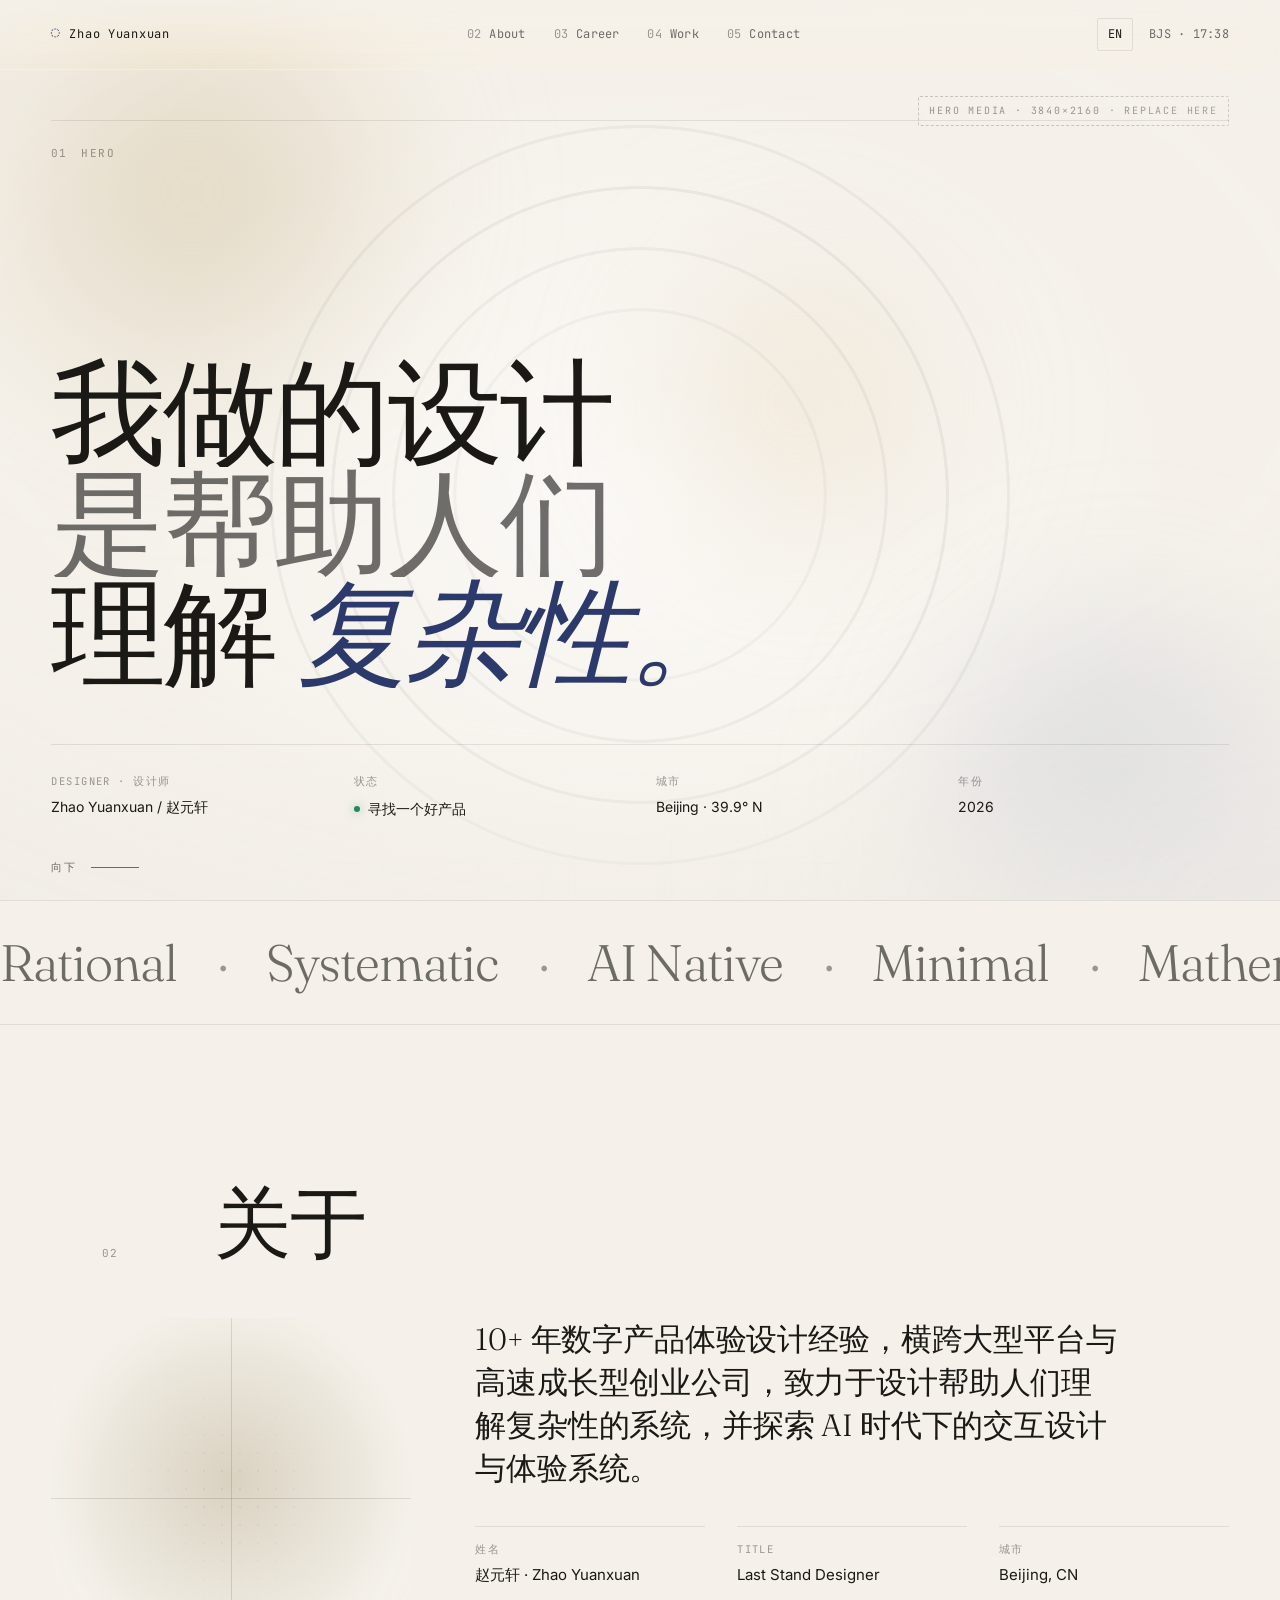
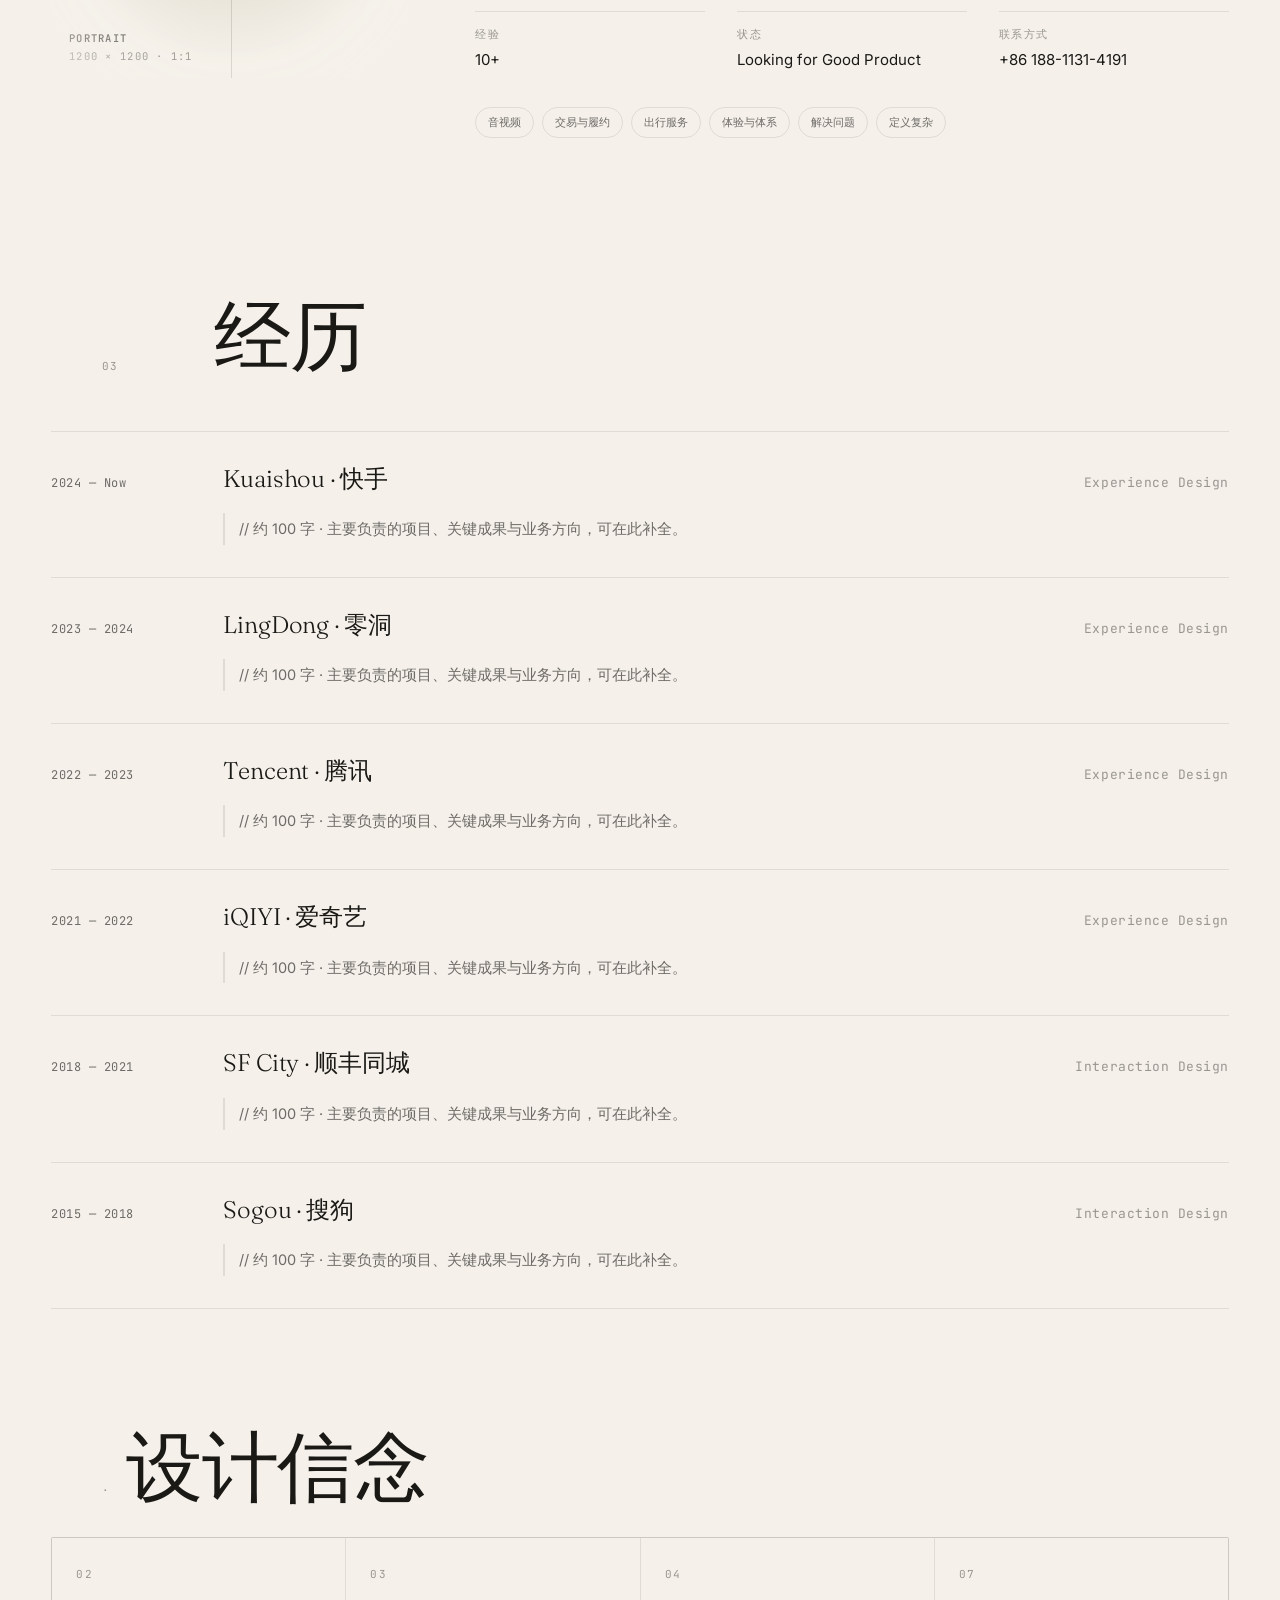
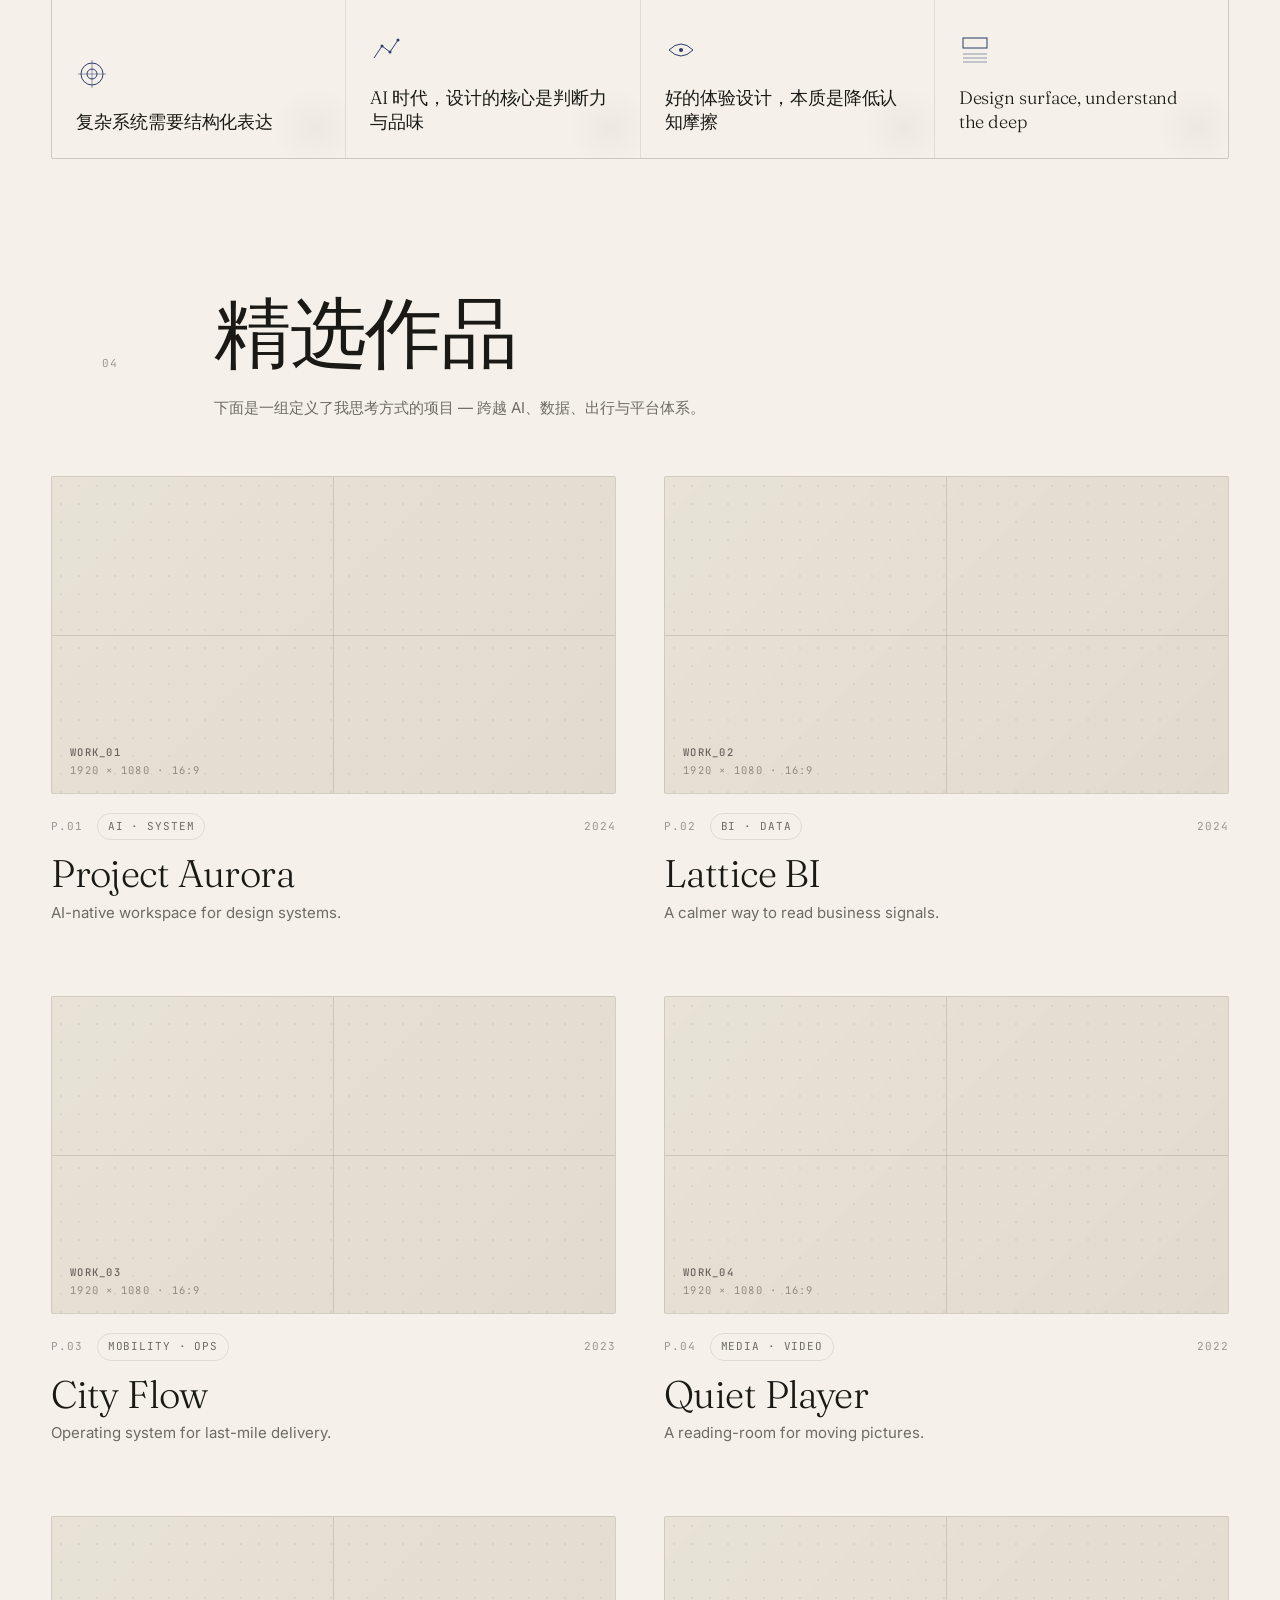
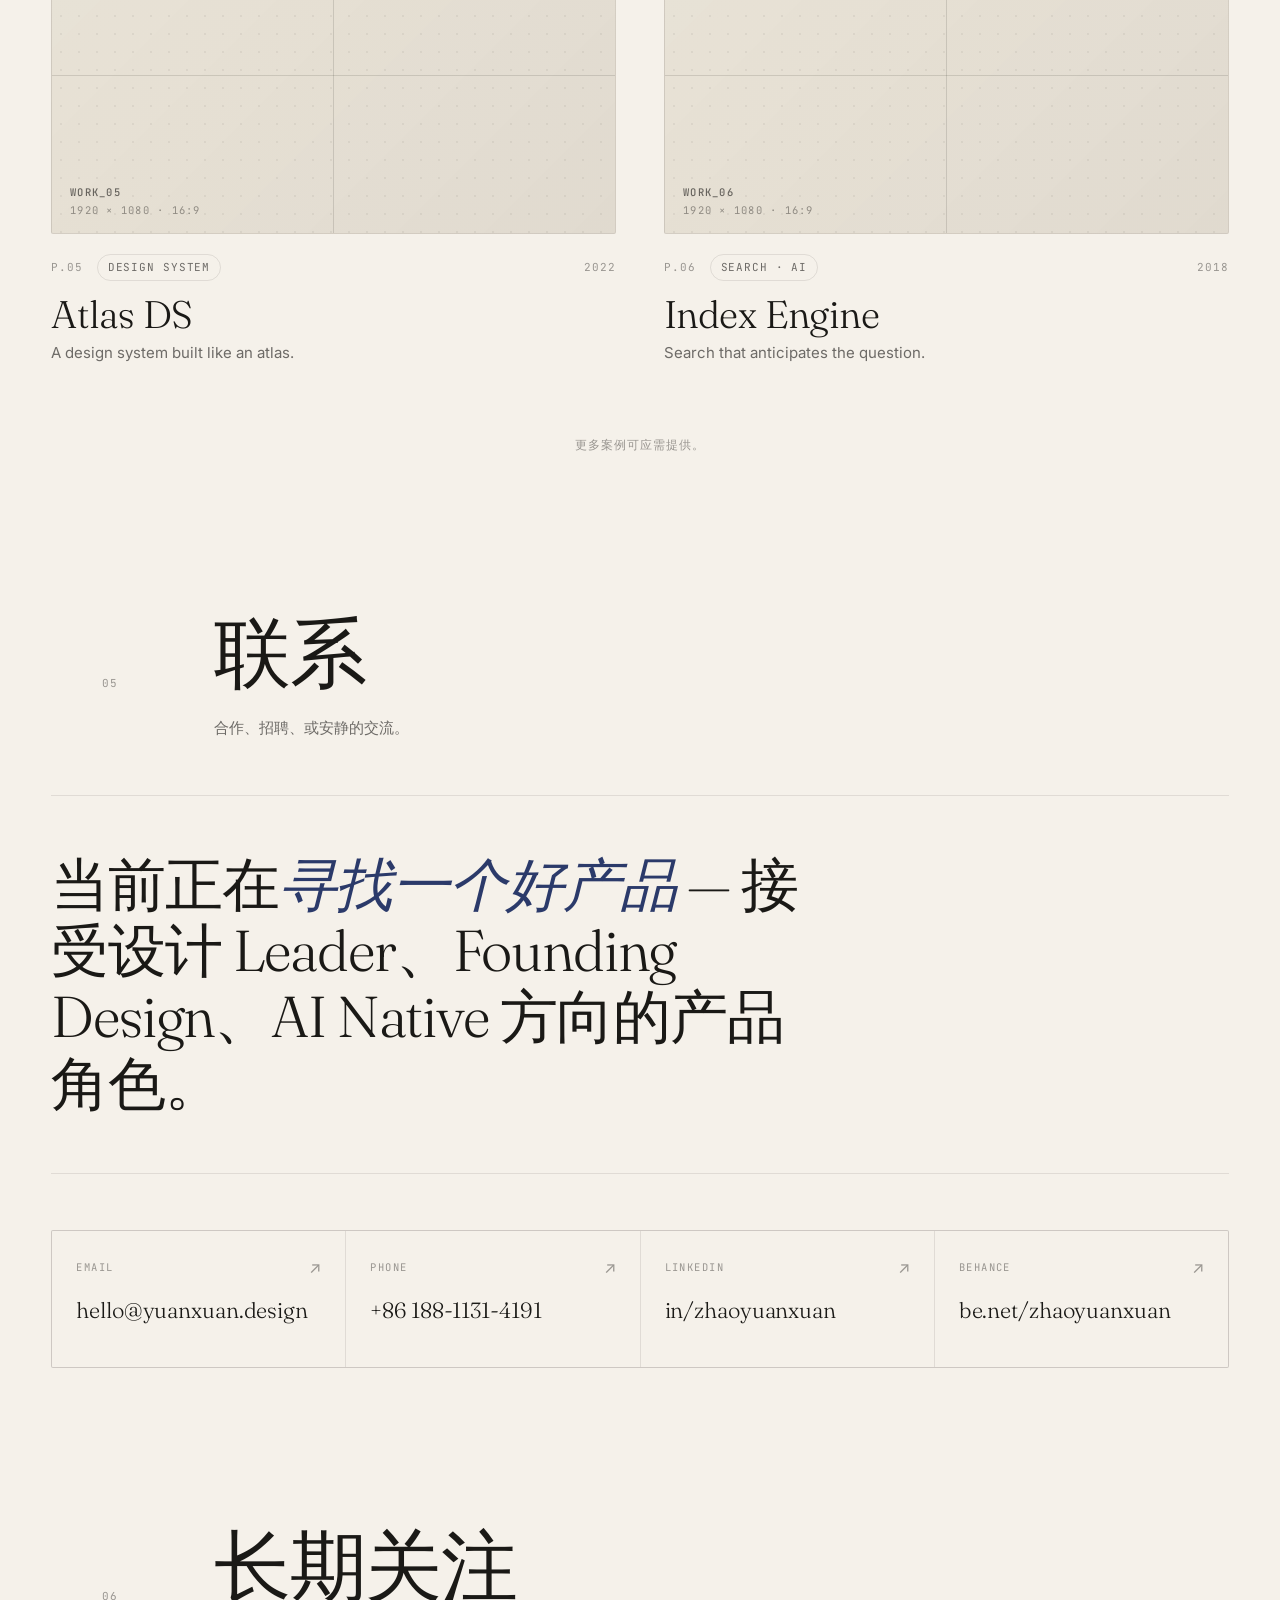
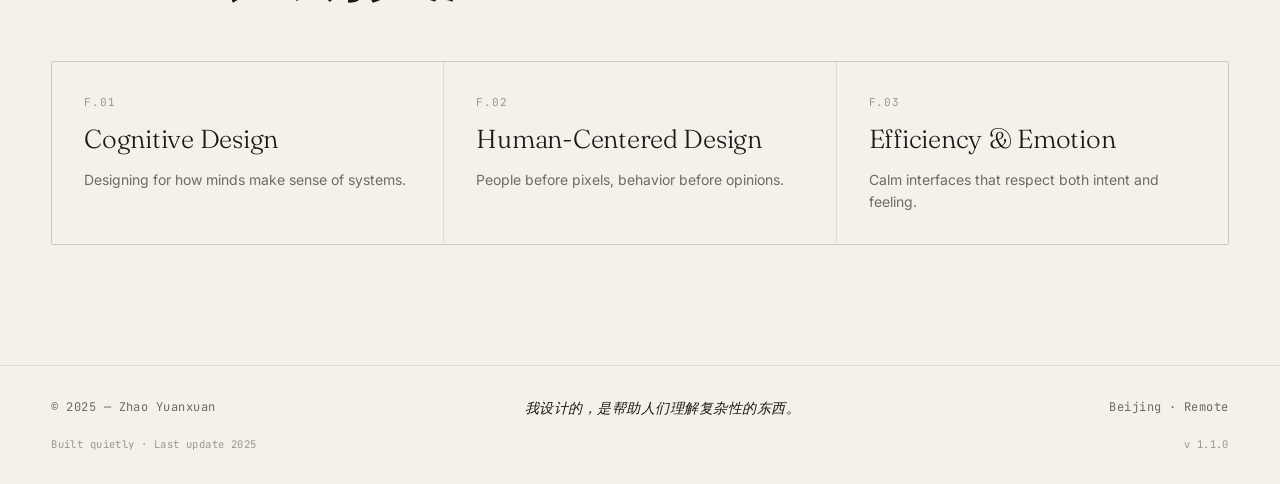
<file: archive/index.html>
<!doctype html>
<html lang="zh-CN" data-lang="zh">
  <head>
    <meta charset="utf-8" />
    <meta name="viewport" content="width=device-width,initial-scale=1,viewport-fit=cover" />
    <meta name="color-scheme" content="light" />
    <title>Zhao Yuanxuan — Last Stand Designer</title>
    <meta
      name="description"
      content="I design things that help people understand complexity. 10+ years of experience designer working across AI, platforms, and complex business systems."
    />
    <link
      rel="icon"
      href="data:image/svg+xml,%3Csvg xmlns='http://www.w3.org/2000/svg' viewBox='0 0 24 24'%3E%3Crect width='24' height='24' fill='%23f5f1ea'/%3E%3Ccircle cx='12' cy='12' r='6' fill='none' stroke='%234a5a8a' stroke-width='1.2'/%3E%3C/svg%3E"
    />
    <link rel="preconnect" href="https://fonts.googleapis.com" />
    <link rel="preconnect" href="https://fonts.gstatic.com" crossorigin />
    <link
      href="https://fonts.googleapis.com/css2?family=Inter:wght@300;400;500;600&family=JetBrains+Mono:wght@300;400;500&family=Fraunces:ital,opsz,wght@0,9..144,200;0,9..144,300;0,9..144,400;1,9..144,300&display=swap"
      rel="stylesheet"
    />
    <link rel="stylesheet" href="./styles.css" />
  </head>
  <body>
    <!-- Ambient light layer -->
    <div class="ambient" aria-hidden="true">
      <div class="ambient__grid"></div>
      <div class="ambient__halo ambient__halo--a"></div>
      <div class="ambient__halo ambient__halo--b"></div>
      <div class="ambient__grain"></div>
    </div>

    <!-- Top navigation -->
    <header class="nav" id="nav">
      <a href="#top" class="nav__brand" aria-label="Home">
        <span class="nav__brand-mark">◌</span>
        <span class="nav__brand-name">Zhao Yuanxuan</span>
      </a>

      <nav class="nav__links" aria-label="Primary">
        <a href="#about" data-num="02">About</a>
        <a href="#career" data-num="03">Career</a>
        <a href="#work" data-num="04">Work</a>
        <a href="#contact" data-num="05">Contact</a>
      </nav>

      <div class="nav__meta">
        <button class="nav__lang" id="lang-toggle" aria-label="Toggle language" type="button">
          <span data-lang-active="zh">EN</span>
          <span data-lang-active="en" hidden>中</span>
        </button>
        <span class="nav__time" id="nav-time" aria-hidden="true">— : —</span>
      </div>
    </header>

    <main id="top">
      <!-- ============================================================
       01 · HERO  — visual fused INTO the background
            Replace the .hero__media element with <img> or <video>.
       ============================================================ -->
      <section class="hero" id="hero">
        <!-- HERO MEDIA SLOT (replace this whole block with <img>/<video>)
             data-ph="hero-media"  ·  3840×2160 16:9  ·  put dynamic visual here -->
        <div class="hero__media" data-ph="hero-media" data-size="3840×2160 · 16:9 · video/img">
          <!-- Static fallback motif: a soft generative gradient + radial rings
               will be removed once a real media replaces this slot. -->
          <div class="hero__motif" aria-hidden="true">
            <div class="hero__motif-rings"></div>
            <div class="hero__motif-orb hero__motif-orb--1"></div>
            <div class="hero__motif-orb hero__motif-orb--2"></div>
            <div class="hero__motif-orb hero__motif-orb--3"></div>
          </div>
          <span class="hero__media-tag">HERO MEDIA · 3840×2160 · replace here</span>
        </div>

        <!-- Hero content overlays the media -->
        <div class="hero__inner">
          <div class="hero__index">
            <span class="num">01</span>
            <span class="label" data-i18n="hero.label">Hero</span>
          </div>

          <h1 class="hero__title">
            <span class="hero__line" data-i18n="hero.line1">I design things</span>
            <span class="hero__line hero__line--accent" data-i18n="hero.line2"
              >that help people</span
            >
            <span class="hero__line" data-i18n="hero.line3"
              >understand <em>complexity.</em></span
            >
          </h1>

          <div class="hero__meta">
            <div class="hero__meta-col">
              <span class="kicker" data-i18n="hero.role">Designer · 设计师</span>
              <span class="value">Zhao Yuanxuan / 赵元轩</span>
            </div>
            <div class="hero__meta-col">
              <span class="kicker" data-i18n="hero.status">Status</span>
              <span class="value">
                <span class="dot"></span>
                <span data-i18n="hero.status.text">Looking for Good Product</span>
              </span>
            </div>
            <div class="hero__meta-col">
              <span class="kicker" data-i18n="hero.based">Based</span>
              <span class="value">Beijing · 39.9° N</span>
            </div>
            <div class="hero__meta-col">
              <span class="kicker" data-i18n="hero.year">Year</span>
              <span class="value" id="hero-year">2025</span>
            </div>
          </div>

          <a href="#about" class="hero__scroll" aria-label="Scroll">
            <span data-i18n="hero.scroll">Scroll</span>
            <span class="hero__scroll-line"></span>
          </a>
        </div>
      </section>

      <!-- Quiet keyword strip -->
      <section class="strip" aria-hidden="true">
        <div class="strip__track">
          <span>Rational</span><span>·</span>
          <span>Systematic</span><span>·</span>
          <span>AI Native</span><span>·</span>
          <span>Minimal</span><span>·</span>
          <span>Mathematical</span><span>·</span>
          <span>Quiet Luxury</span><span>·</span>
          <span>Structured</span><span>·</span>
          <span>Futuristic</span><span>·</span>
          <span>Rational</span><span>·</span>
          <span>Systematic</span><span>·</span>
          <span>AI Native</span><span>·</span>
          <span>Minimal</span><span>·</span>
          <span>Mathematical</span><span>·</span>
          <span>Quiet Luxury</span><span>·</span>
          <span>Structured</span><span>·</span>
          <span>Futuristic</span><span>·</span>
        </div>
      </section>

      <!-- ============================================================
       02 · ABOUT  (single bio kept; portrait fused with background)
       ============================================================ -->
      <section class="about" id="about">
        <header class="section__head">
          <span class="num">02</span>
          <h2 data-i18n="about.heading">About</h2>
        </header>

        <div class="about__grid">
          <!-- Portrait — feathered into background via radial mask -->
          <figure class="about__portrait placeholder placeholder--feather"
                  data-ph="portrait"
                  data-size="1200×1200 · 1:1">
            <div class="placeholder__crosshair"></div>
            <figcaption>
              <span>PORTRAIT</span>
              <span>1200 × 1200 · 1:1</span>
            </figcaption>
          </figure>

          <div class="about__info">
            <p class="about__bio" data-i18n="about.bio">
              10+ 年数字产品体验设计经验，横跨大型平台与高速成长型创业公司。
              致力于设计帮助人们理解复杂性的系统，并探索 AI 时代下的交互设计与体验体系。
            </p>

            <dl class="about__facts">
              <div>
                <dt data-i18n="about.name">Name</dt>
                <dd>赵元轩 · Zhao Yuanxuan</dd>
              </div>
              <div>
                <dt data-i18n="about.title">Title</dt>
                <dd>Last Stand Designer</dd>
              </div>
              <div>
                <dt data-i18n="about.location">Location</dt>
                <dd>Beijing, CN</dd>
              </div>
              <div>
                <dt data-i18n="about.years">Years</dt>
                <dd>10+</dd>
              </div>
              <div>
                <dt data-i18n="about.status2">Status</dt>
                <dd>Looking for Good Product</dd>
              </div>
              <div>
                <dt data-i18n="about.contact">Contact</dt>
                <dd>+86 188-1131-4191</dd>
              </div>
            </dl>

            <ul class="tags">
              <li>音视频</li>
              <li>交易与履约</li>
              <li>出行服务</li>
              <li>体验与体系</li>
              <li>解决问题</li>
              <li>定义复杂</li>
            </ul>
          </div>
        </div>
      </section>

      <!-- ============================================================
       03 · CAREER  (moved under About; each item reserves ~100 字)
       ============================================================ -->
      <section class="career" id="career">
        <header class="section__head">
          <span class="num">03</span>
          <h2 data-i18n="career.heading">Career</h2>
        </header>

        <ol class="career__list">
          <li class="career__row" data-reveal>
            <div class="career__years">2024 — Now</div>
            <div class="career__co">Kuaishou · 快手</div>
            <div class="career__role">Experience Design</div>
            <p class="career__desc" data-placeholder="约 100 字 · 主要负责的项目 / 关键成果 / 业务方向">
              // 约 100 字 · 主要负责的项目、关键成果与业务方向，可在此补全。
            </p>
          </li>
          <li class="career__row" data-reveal>
            <div class="career__years">2023 — 2024</div>
            <div class="career__co">LingDong · 零洞</div>
            <div class="career__role">Experience Design</div>
            <p class="career__desc" data-placeholder="约 100 字 · 主要负责的项目 / 关键成果 / 业务方向">
              // 约 100 字 · 主要负责的项目、关键成果与业务方向，可在此补全。
            </p>
          </li>
          <li class="career__row" data-reveal>
            <div class="career__years">2022 — 2023</div>
            <div class="career__co">Tencent · 腾讯</div>
            <div class="career__role">Experience Design</div>
            <p class="career__desc" data-placeholder="约 100 字 · 主要负责的项目 / 关键成果 / 业务方向">
              // 约 100 字 · 主要负责的项目、关键成果与业务方向，可在此补全。
            </p>
          </li>
          <li class="career__row" data-reveal>
            <div class="career__years">2021 — 2022</div>
            <div class="career__co">iQIYI · 爱奇艺</div>
            <div class="career__role">Experience Design</div>
            <p class="career__desc" data-placeholder="约 100 字 · 主要负责的项目 / 关键成果 / 业务方向">
              // 约 100 字 · 主要负责的项目、关键成果与业务方向，可在此补全。
            </p>
          </li>
          <li class="career__row" data-reveal>
            <div class="career__years">2018 — 2021</div>
            <div class="career__co">SF City · 顺丰同城</div>
            <div class="career__role">Interaction Design</div>
            <p class="career__desc" data-placeholder="约 100 字 · 主要负责的项目 / 关键成果 / 业务方向">
              // 约 100 字 · 主要负责的项目、关键成果与业务方向，可在此补全。
            </p>
          </li>
          <li class="career__row" data-reveal>
            <div class="career__years">2015 — 2018</div>
            <div class="career__co">Sogou · 搜狗</div>
            <div class="career__role">Interaction Design</div>
            <p class="career__desc" data-placeholder="约 100 字 · 主要负责的项目 / 关键成果 / 业务方向">
              // 约 100 字 · 主要负责的项目、关键成果与业务方向，可在此补全。
            </p>
          </li>
        </ol>
      </section>

      <!-- ============================================================
       BELIEFS  (only 4 retained · constrained to ≤ half viewport)
       ============================================================ -->
      <section class="beliefs" id="beliefs">
        <header class="section__head section__head--inline">
          <span class="num">·</span>
          <h2 class="section__h2-sm" data-i18n="beliefs.heading">Design Beliefs</h2>
        </header>
        <ol class="beliefs__grid">
          <li>
            <span class="b__num">02</span>
            <svg class="b__ico" viewBox="0 0 32 32" aria-hidden="true">
              <circle cx="16" cy="16" r="11" fill="none" stroke="currentColor" stroke-width="1"/>
              <circle cx="16" cy="16" r="5" fill="none" stroke="currentColor" stroke-width="1"/>
              <line x1="16" y1="2" x2="16" y2="30" stroke="currentColor" stroke-width="0.5"/>
              <line x1="2" y1="16" x2="30" y2="16" stroke="currentColor" stroke-width="0.5"/>
            </svg>
            <p>复杂系统需要结构化表达</p>
          </li>
          <li>
            <span class="b__num">03</span>
            <svg class="b__ico" viewBox="0 0 32 32" aria-hidden="true">
              <path d="M4 24 L12 12 L20 18 L28 6" fill="none" stroke="currentColor" stroke-width="1"/>
              <circle cx="12" cy="12" r="1.5" fill="currentColor"/>
              <circle cx="20" cy="18" r="1.5" fill="currentColor"/>
              <circle cx="28" cy="6" r="1.5" fill="currentColor"/>
            </svg>
            <p>AI 时代，设计的核心是判断力与品味</p>
          </li>
          <li>
            <span class="b__num">04</span>
            <svg class="b__ico" viewBox="0 0 32 32" aria-hidden="true">
              <path d="M4 16 Q 16 4 28 16 Q 16 28 4 16 Z" fill="none" stroke="currentColor" stroke-width="1"/>
              <circle cx="16" cy="16" r="2" fill="currentColor"/>
            </svg>
            <p>好的体验设计，本质是降低认知摩擦</p>
          </li>
          <li>
            <span class="b__num">07</span>
            <svg class="b__ico" viewBox="0 0 32 32" aria-hidden="true">
              <rect x="4" y="4" width="24" height="10" fill="none" stroke="currentColor" stroke-width="1"/>
              <line x1="4" y1="20" x2="28" y2="20" stroke="currentColor" stroke-width="0.5"/>
              <line x1="4" y1="24" x2="28" y2="24" stroke="currentColor" stroke-width="0.5"/>
              <line x1="4" y1="28" x2="28" y2="28" stroke="currentColor" stroke-width="0.5"/>
            </svg>
            <p>Design surface, understand the deep</p>
          </li>
        </ol>
      </section>

      <!-- ============================================================
       04 · SELECTED WORK  (refined hover details)
       ============================================================ -->
      <section class="work" id="work">
        <header class="section__head">
          <span class="num">04</span>
          <h2 data-i18n="work.heading">Selected Work</h2>
          <p class="section__sub" data-i18n="work.sub">
            A short list of projects that defined how I think — across AI,
            data, mobility, and platform systems.
          </p>
        </header>

        <ol class="work__list">
          <!-- 6 work cards -->
          <li class="work__item" data-reveal>
            <a href="#" class="work__link">
              <figure class="work__cover placeholder" data-ph="work-01" data-size="1920×1080 · 16:9">
                <div class="placeholder__crosshair"></div>
                <figcaption><span>WORK_01</span><span>1920 × 1080 · 16:9</span></figcaption>
                <div class="work__overlay" aria-hidden="true">
                  <span class="work__overlay-cta">View case study</span>
                  <span class="work__overlay-arrow">
                    <svg viewBox="0 0 24 24" width="20" height="20"><path d="M5 12h13M13 6l6 6-6 6" fill="none" stroke="currentColor" stroke-width="1.4" stroke-linecap="round" stroke-linejoin="round"/></svg>
                  </span>
                </div>
              </figure>
              <div class="work__bottom">
                <div class="work__meta">
                  <span class="num">P.01</span>
                  <span class="tag">AI · System</span>
                  <span class="year">2024</span>
                </div>
                <h3>Project Aurora <span class="work__rule"></span></h3>
                <p class="work__line">AI-native workspace for design systems.</p>
              </div>
            </a>
          </li>

          <li class="work__item" data-reveal>
            <a href="#" class="work__link">
              <figure class="work__cover placeholder" data-ph="work-02" data-size="1920×1080 · 16:9">
                <div class="placeholder__crosshair"></div>
                <figcaption><span>WORK_02</span><span>1920 × 1080 · 16:9</span></figcaption>
                <div class="work__overlay" aria-hidden="true">
                  <span class="work__overlay-cta">View case study</span>
                  <span class="work__overlay-arrow">
                    <svg viewBox="0 0 24 24" width="20" height="20"><path d="M5 12h13M13 6l6 6-6 6" fill="none" stroke="currentColor" stroke-width="1.4" stroke-linecap="round" stroke-linejoin="round"/></svg>
                  </span>
                </div>
              </figure>
              <div class="work__bottom">
                <div class="work__meta">
                  <span class="num">P.02</span>
                  <span class="tag">BI · Data</span>
                  <span class="year">2024</span>
                </div>
                <h3>Lattice BI <span class="work__rule"></span></h3>
                <p class="work__line">A calmer way to read business signals.</p>
              </div>
            </a>
          </li>

          <li class="work__item" data-reveal>
            <a href="#" class="work__link">
              <figure class="work__cover placeholder" data-ph="work-03" data-size="1920×1080 · 16:9">
                <div class="placeholder__crosshair"></div>
                <figcaption><span>WORK_03</span><span>1920 × 1080 · 16:9</span></figcaption>
                <div class="work__overlay" aria-hidden="true">
                  <span class="work__overlay-cta">View case study</span>
                  <span class="work__overlay-arrow">
                    <svg viewBox="0 0 24 24" width="20" height="20"><path d="M5 12h13M13 6l6 6-6 6" fill="none" stroke="currentColor" stroke-width="1.4" stroke-linecap="round" stroke-linejoin="round"/></svg>
                  </span>
                </div>
              </figure>
              <div class="work__bottom">
                <div class="work__meta">
                  <span class="num">P.03</span>
                  <span class="tag">Mobility · Ops</span>
                  <span class="year">2023</span>
                </div>
                <h3>City Flow <span class="work__rule"></span></h3>
                <p class="work__line">Operating system for last-mile delivery.</p>
              </div>
            </a>
          </li>

          <li class="work__item" data-reveal>
            <a href="#" class="work__link">
              <figure class="work__cover placeholder" data-ph="work-04" data-size="1920×1080 · 16:9">
                <div class="placeholder__crosshair"></div>
                <figcaption><span>WORK_04</span><span>1920 × 1080 · 16:9</span></figcaption>
                <div class="work__overlay" aria-hidden="true">
                  <span class="work__overlay-cta">View case study</span>
                  <span class="work__overlay-arrow">
                    <svg viewBox="0 0 24 24" width="20" height="20"><path d="M5 12h13M13 6l6 6-6 6" fill="none" stroke="currentColor" stroke-width="1.4" stroke-linecap="round" stroke-linejoin="round"/></svg>
                  </span>
                </div>
              </figure>
              <div class="work__bottom">
                <div class="work__meta">
                  <span class="num">P.04</span>
                  <span class="tag">Media · Video</span>
                  <span class="year">2022</span>
                </div>
                <h3>Quiet Player <span class="work__rule"></span></h3>
                <p class="work__line">A reading-room for moving pictures.</p>
              </div>
            </a>
          </li>

          <li class="work__item" data-reveal>
            <a href="#" class="work__link">
              <figure class="work__cover placeholder" data-ph="work-05" data-size="1920×1080 · 16:9">
                <div class="placeholder__crosshair"></div>
                <figcaption><span>WORK_05</span><span>1920 × 1080 · 16:9</span></figcaption>
                <div class="work__overlay" aria-hidden="true">
                  <span class="work__overlay-cta">View case study</span>
                  <span class="work__overlay-arrow">
                    <svg viewBox="0 0 24 24" width="20" height="20"><path d="M5 12h13M13 6l6 6-6 6" fill="none" stroke="currentColor" stroke-width="1.4" stroke-linecap="round" stroke-linejoin="round"/></svg>
                  </span>
                </div>
              </figure>
              <div class="work__bottom">
                <div class="work__meta">
                  <span class="num">P.05</span>
                  <span class="tag">Design System</span>
                  <span class="year">2022</span>
                </div>
                <h3>Atlas DS <span class="work__rule"></span></h3>
                <p class="work__line">A design system built like an atlas.</p>
              </div>
            </a>
          </li>

          <li class="work__item" data-reveal>
            <a href="#" class="work__link">
              <figure class="work__cover placeholder" data-ph="work-06" data-size="1920×1080 · 16:9">
                <div class="placeholder__crosshair"></div>
                <figcaption><span>WORK_06</span><span>1920 × 1080 · 16:9</span></figcaption>
                <div class="work__overlay" aria-hidden="true">
                  <span class="work__overlay-cta">View case study</span>
                  <span class="work__overlay-arrow">
                    <svg viewBox="0 0 24 24" width="20" height="20"><path d="M5 12h13M13 6l6 6-6 6" fill="none" stroke="currentColor" stroke-width="1.4" stroke-linecap="round" stroke-linejoin="round"/></svg>
                  </span>
                </div>
              </figure>
              <div class="work__bottom">
                <div class="work__meta">
                  <span class="num">P.06</span>
                  <span class="tag">Search · AI</span>
                  <span class="year">2018</span>
                </div>
                <h3>Index Engine <span class="work__rule"></span></h3>
                <p class="work__line">Search that anticipates the question.</p>
              </div>
            </a>
          </li>
        </ol>

        <p class="work__hint" data-i18n="work.hint">
          More case studies on request.
        </p>
      </section>

      <!-- ============================================================
       05 · CONTACT
       ============================================================ -->
      <section class="contact" id="contact">
        <header class="section__head">
          <span class="num">05</span>
          <h2 data-i18n="contact.heading">Contact</h2>
          <p class="section__sub" data-i18n="contact.sub">
            For collaborations, work inquiries, or quiet conversations.
          </p>
        </header>

        <div class="contact__statement">
          <p data-i18n="contact.statement">
            Currently <em>looking for a good product</em> — open to design
            leadership, founding design, and AI-native product roles.
          </p>
        </div>

        <div class="contact__grid">
          <a href="mailto:hello@yuanxuan.design" class="contact__card">
            <span class="kicker">Email</span>
            <span class="value">hello@yuanxuan.design</span>
            <span class="arrow">↗</span>
          </a>
          <a href="tel:+8618811314191" class="contact__card">
            <span class="kicker">Phone</span>
            <span class="value">+86 188-1131-4191</span>
            <span class="arrow">↗</span>
          </a>
          <a href="#" class="contact__card">
            <span class="kicker">LinkedIn</span>
            <span class="value">in/zhaoyuanxuan</span>
            <span class="arrow">↗</span>
          </a>
          <a href="#" class="contact__card">
            <span class="kicker">Behance</span>
            <span class="value">be.net/zhaoyuanxuan</span>
            <span class="arrow">↗</span>
          </a>
        </div>
      </section>

      <!-- ============================================================
       06 · LONG-TERM FOCUS  (moved to the very end)
       ============================================================ -->
      <section class="focus" id="focus">
        <header class="section__head">
          <span class="num">06</span>
          <h2 data-i18n="focus.heading">Long-term Focus</h2>
        </header>

        <div class="focus__grid">
          <div class="focus__item">
            <span class="num">F.01</span>
            <h4>Cognitive Design</h4>
            <p>Designing for how minds make sense of systems.</p>
          </div>
          <div class="focus__item">
            <span class="num">F.02</span>
            <h4>Human-Centered Design</h4>
            <p>People before pixels, behavior before opinions.</p>
          </div>
          <div class="focus__item">
            <span class="num">F.03</span>
            <h4>Efficiency &amp; Emotion</h4>
            <p>Calm interfaces that respect both intent and feeling.</p>
          </div>
        </div>
      </section>
    </main>

    <footer class="foot">
      <div class="foot__row">
        <span class="foot__co">© 2025 — Zhao Yuanxuan</span>
        <span class="foot__quote" data-i18n="foot.quote">
          I design things that help people understand complexity.
        </span>
        <span class="foot__loc">Beijing · Remote</span>
      </div>
      <div class="foot__row foot__row--small">
        <span>Built quietly · Last update 2025</span>
        <span>v 1.1.0</span>
      </div>
    </footer>

    <script src="./script.js" defer></script>
  </body>
</html>
</file>
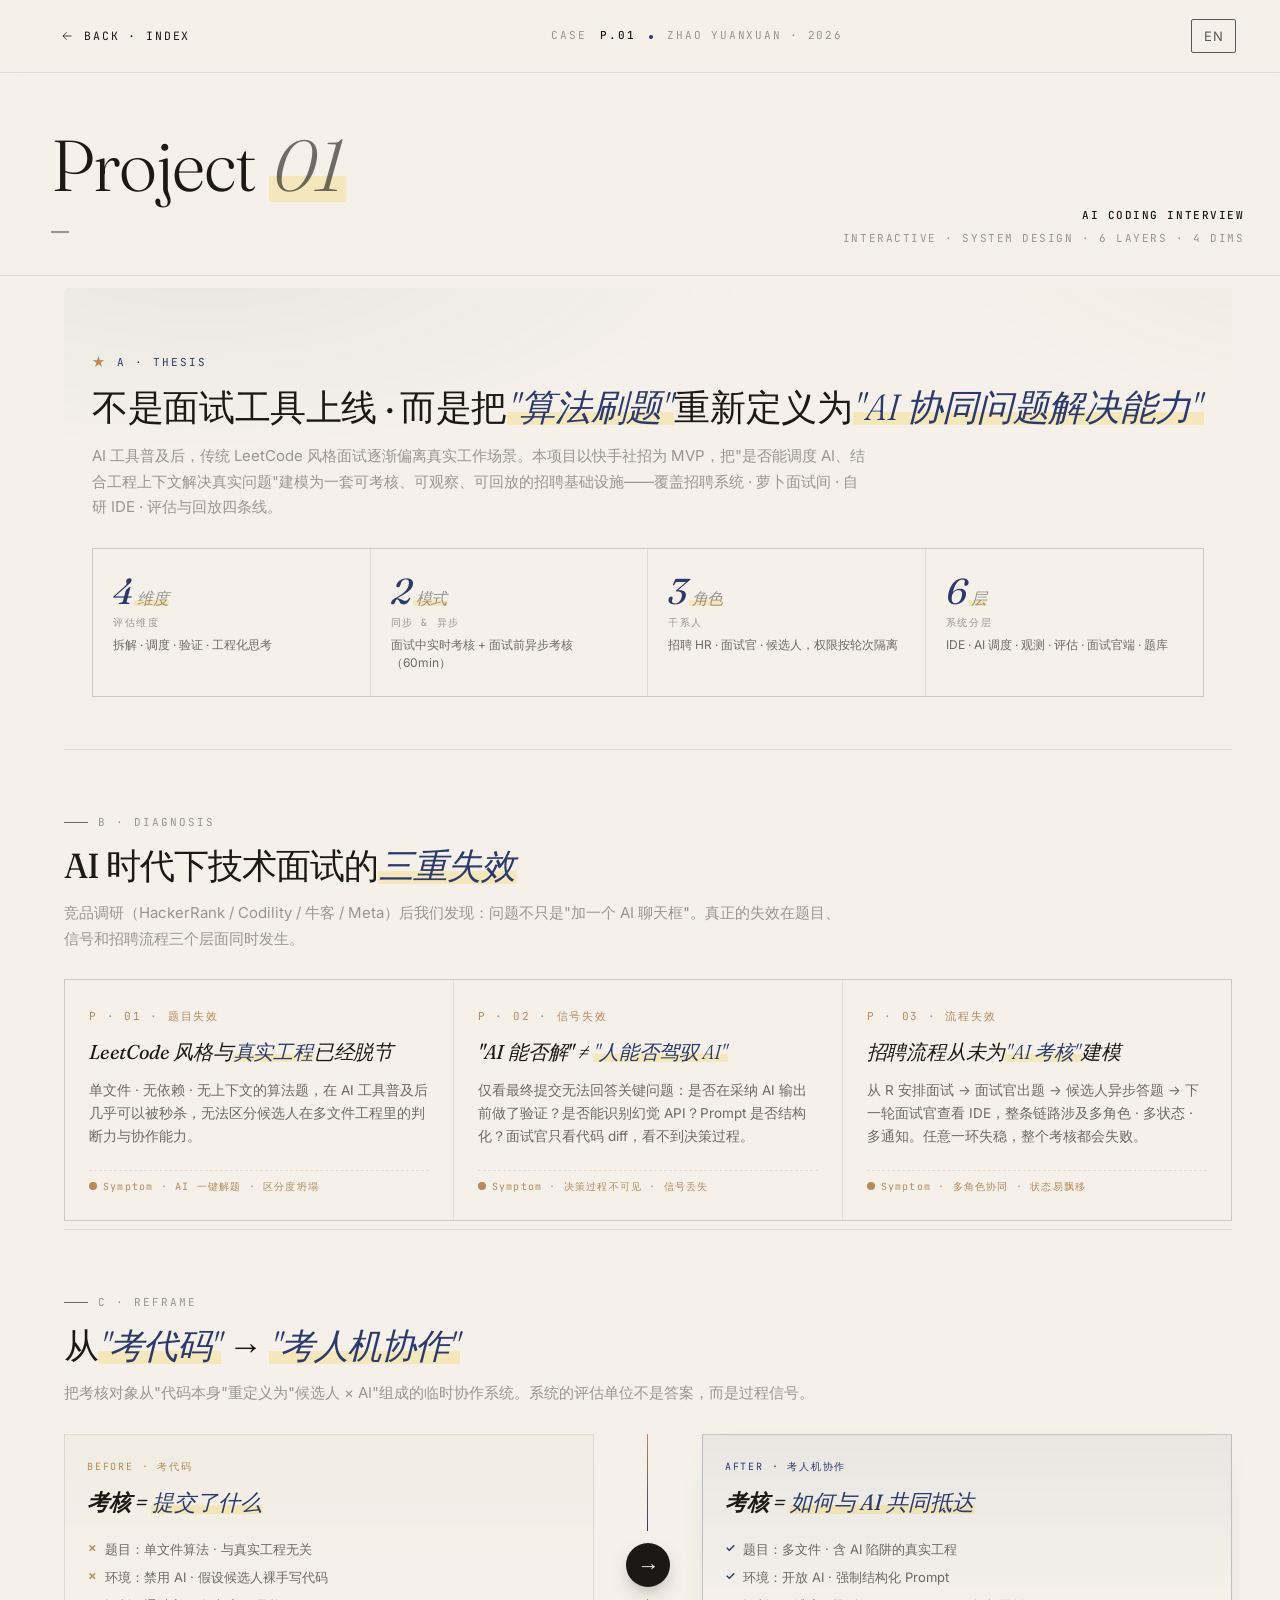
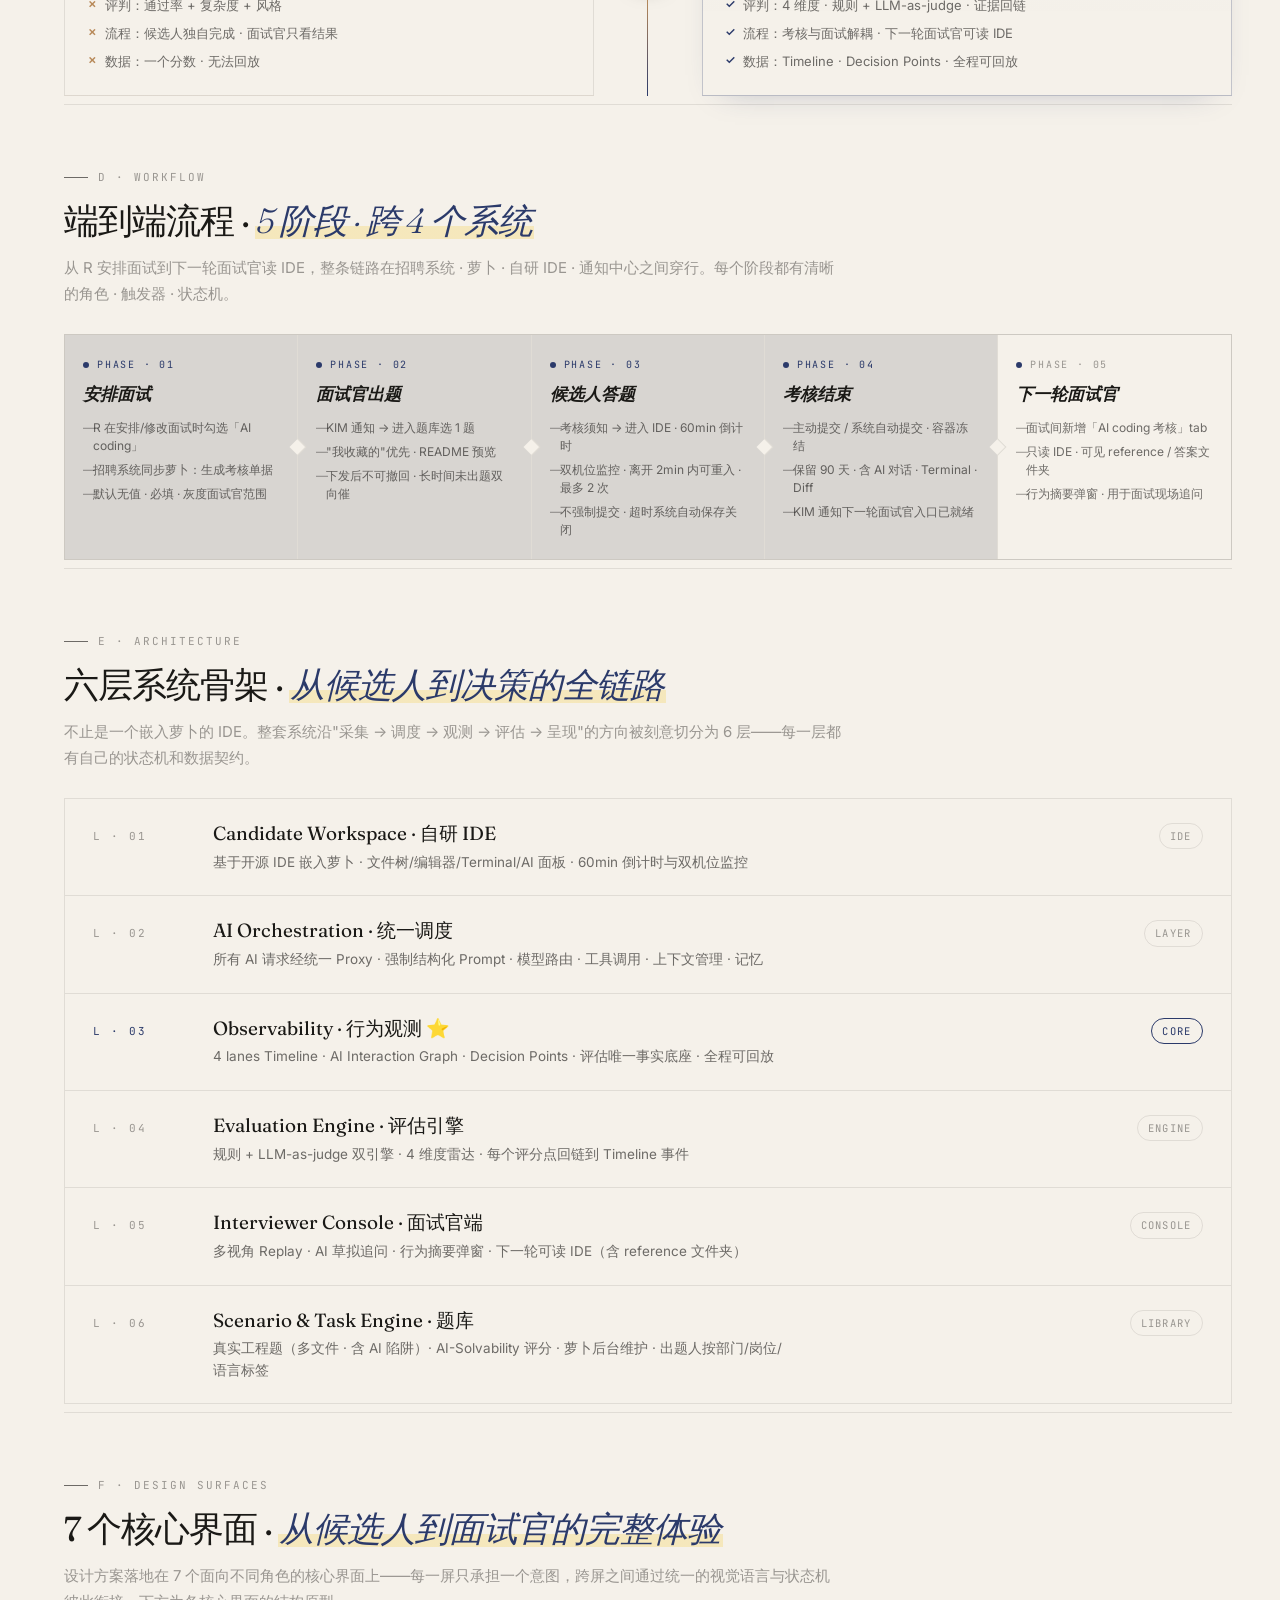
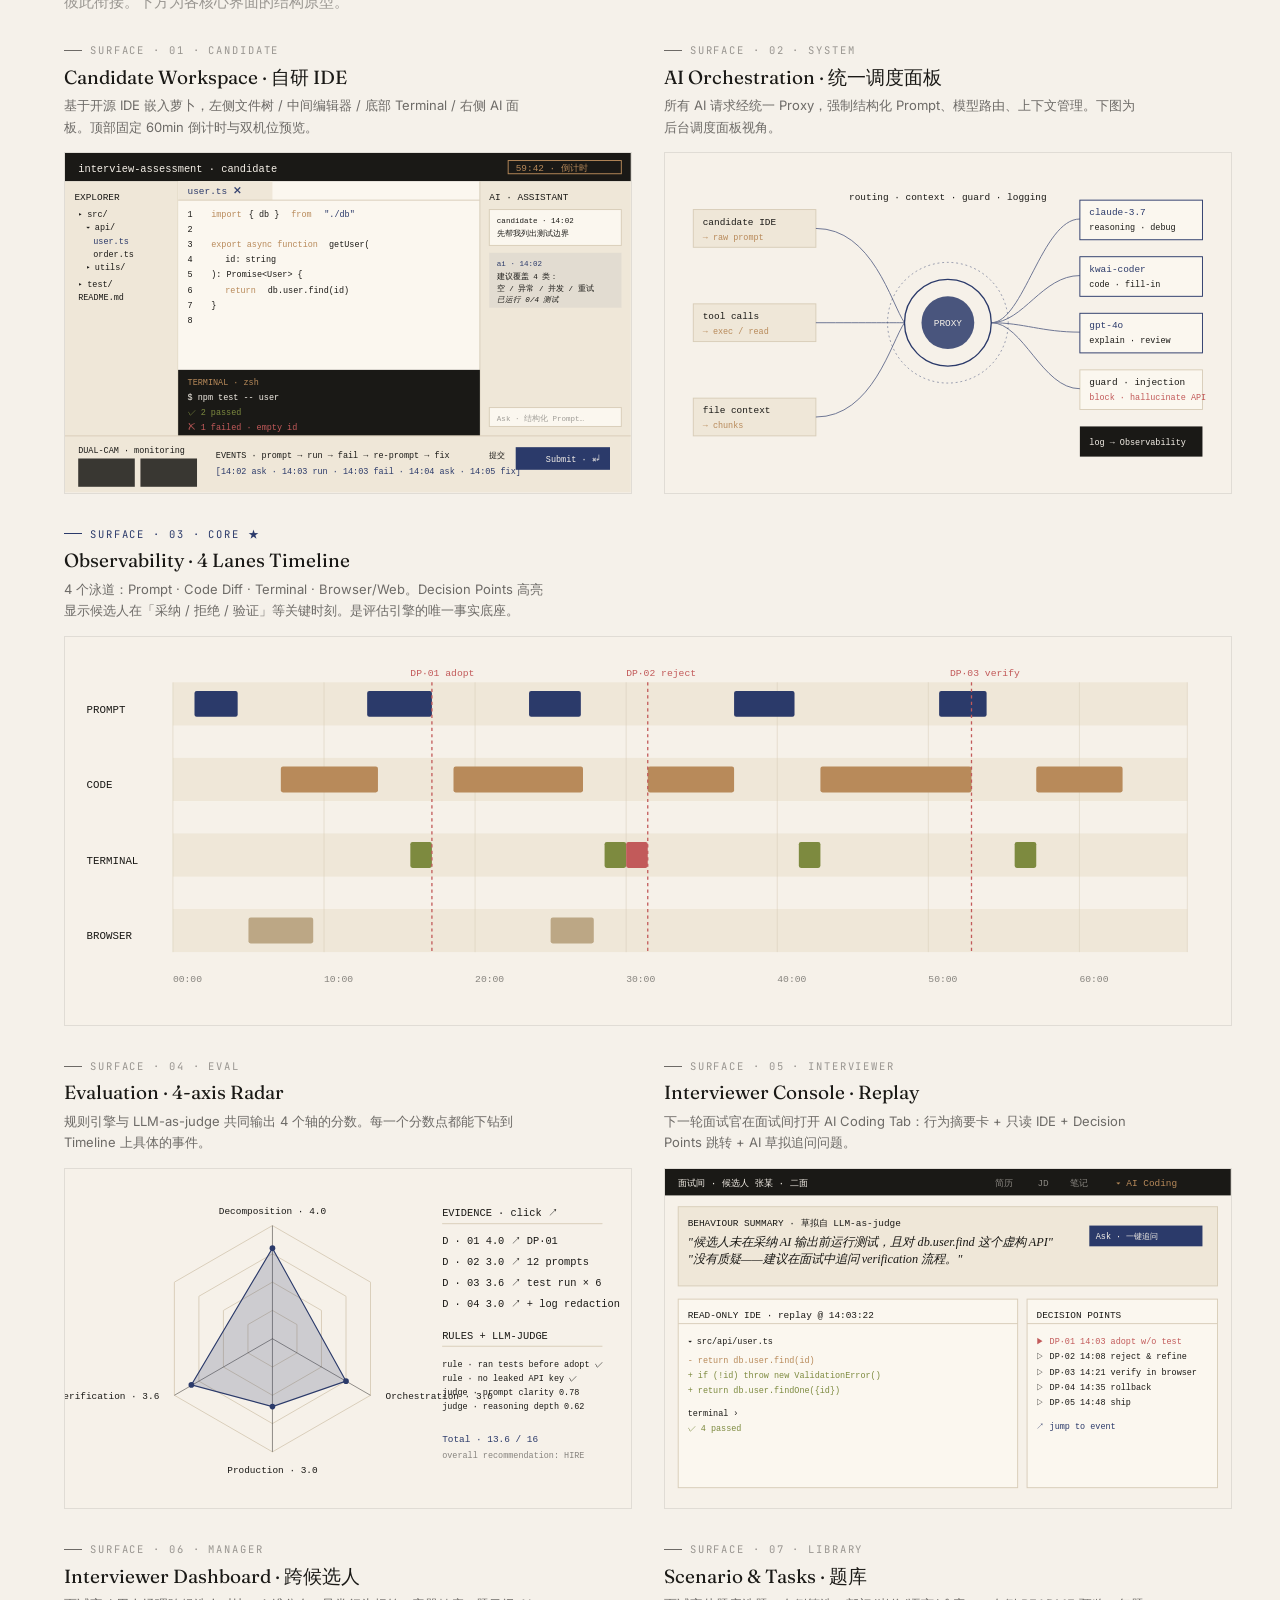
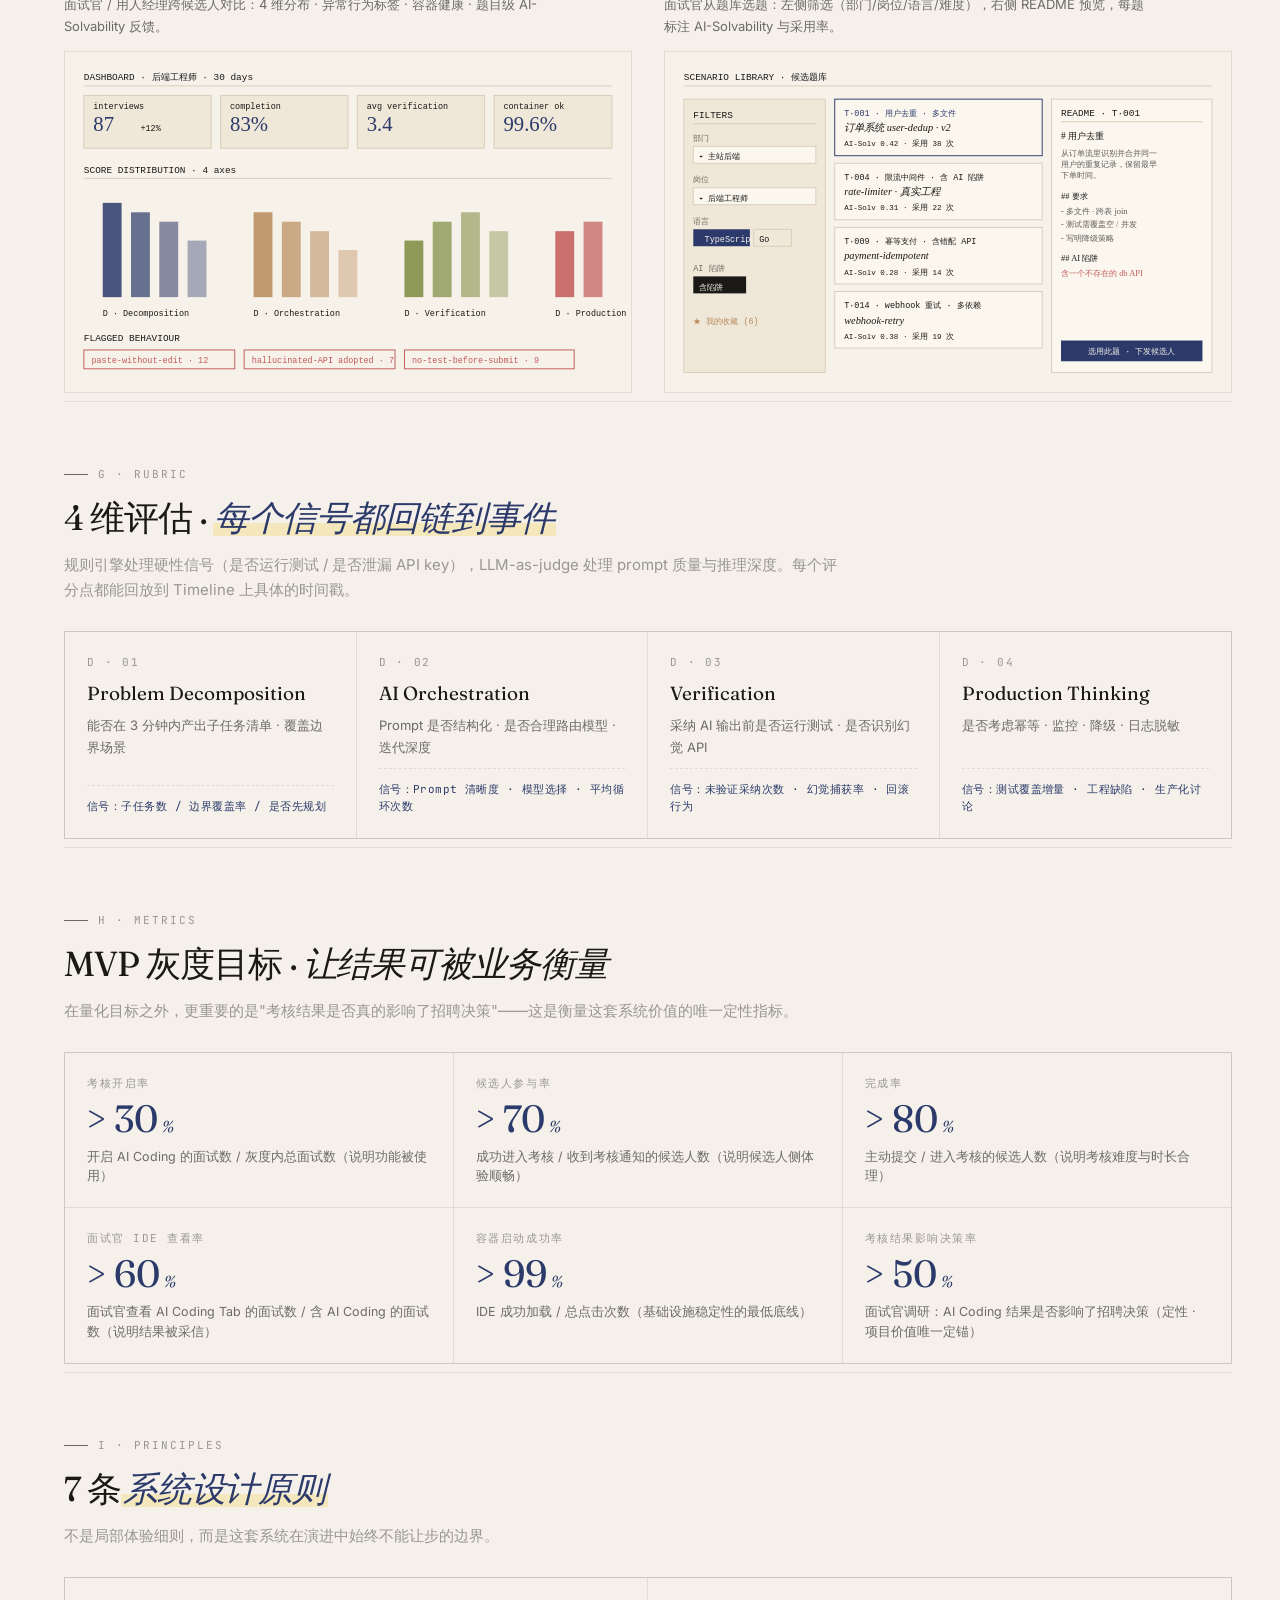
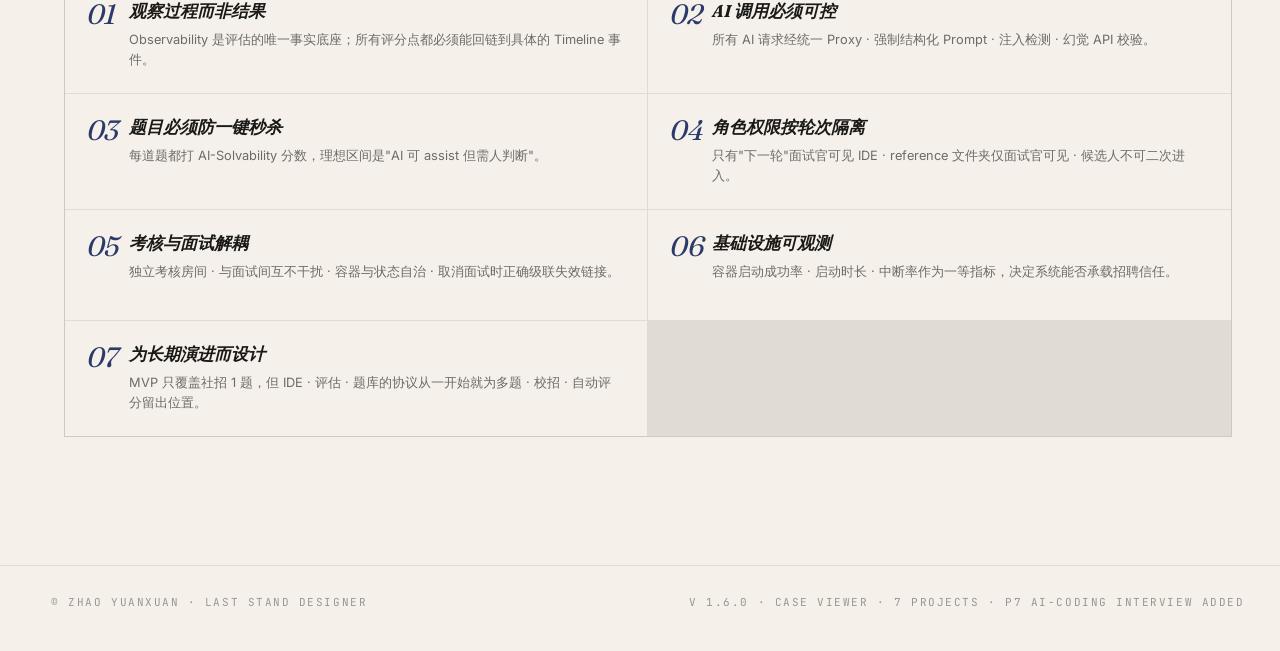
<file: case.html>
<!doctype html>
<html lang="zh-CN" data-lang="zh">
<head>
  <meta charset="utf-8" />
  <meta name="viewport" content="width=device-width, initial-scale=1, viewport-fit=cover" />
  <title>Case Study · Zhao Yuanxuan</title>
  <meta name="description" content="Case study viewer · Zhao Yuanxuan portfolio" />
  <link rel="icon" href="data:image/svg+xml;utf8,<svg xmlns='http://www.w3.org/2000/svg' viewBox='0 0 32 32'><circle cx='16' cy='16' r='6' fill='%231a1916'/></svg>" />

  <link rel="preconnect" href="https://fonts.googleapis.com" />
  <link rel="preconnect" href="https://fonts.gstatic.com" crossorigin />
  <link href="https://fonts.googleapis.com/css2?family=Inter:wght@300;400;500&family=JetBrains+Mono:wght@400;500&family=Fraunces:ital,opsz,wght@0,9..144,300;1,9..144,300&display=swap" rel="stylesheet" />

  <link rel="stylesheet" href="styles.css" />
  <script src="./i18n-bundle.js?v=20260531-focus"></script>
  <script src="./i18n.js?v=20260531-focus" defer></script>
  <style>
    /* ---------- case page · scoped ---------- */
    body.case { background: var(--bg); }
    .case-shell {
      min-height: 100vh;
      display: grid;
      grid-template-rows: auto 1fr auto;
    }

    /* Top bar — minimal, mirrors site nav */
    .case-bar {
      position: sticky; top: 0; z-index: 20;
      display: flex;
      align-items: center;
      justify-content: space-between;
      gap: 24px;
      padding: 18px var(--gutter);
      background: rgba(245, 241, 234, 0.78);
      backdrop-filter: saturate(140%) blur(10px);
      -webkit-backdrop-filter: saturate(140%) blur(10px);
      border-bottom: 1px solid var(--line);
    }
    .case-back {
      display: inline-flex; align-items: center; gap: 10px;
      font-family: var(--font-mono);
      font-size: 11.5px;
      letter-spacing: 0.16em;
      text-transform: uppercase;
      color: var(--text);
      padding: 8px 12px 8px 8px;
      border-radius: 999px;
      border: 1px solid transparent;
      transition: border-color 0.4s var(--ease), background 0.4s var(--ease), padding 0.4s var(--ease);
    }
    .case-back:hover {
      border-color: var(--line-strong);
      background: rgba(255,255,255,0.55);
      padding-left: 6px;
    }
    .case-back svg { width: 14px; height: 14px; transition: transform 0.4s var(--ease-out); }
    .case-back:hover svg { transform: translateX(-3px); }

    .case-id {
      display: flex;
      align-items: baseline;
      gap: 14px;
      font-family: var(--font-mono);
      font-size: 11px;
      letter-spacing: 0.16em;
      color: var(--text-mute);
      text-transform: uppercase;
    }
    .case-id b {
      color: var(--text);
      font-weight: 500;
      font-variant-numeric: tabular-nums;
    }
    .case-id .case-id__dot {
      width: 4px; height: 4px;
      border-radius: 50%;
      background: var(--accent);
      display: inline-block;
      margin-bottom: 1px;
    }

    .case-tools {
      display: inline-flex;
      align-items: center;
      gap: 8px;
    }
    .case-tools a, .case-tools button {
      display: inline-flex; align-items: center; gap: 8px;
      font-family: var(--font-mono);
      font-size: 11px;
      letter-spacing: 0.14em;
      text-transform: uppercase;
      color: var(--text);
      background: transparent;
      border: 1px solid var(--line);
      border-radius: 999px;
      padding: 8px 14px;
      cursor: pointer;
      transition: border-color 0.3s var(--ease), background 0.3s var(--ease), color 0.3s var(--ease);
    }
    .case-tools a:hover, .case-tools button:hover {
      border-color: var(--text);
      background: rgba(255,255,255,0.6);
    }
    .case-tools svg { width: 13px; height: 13px; }

    /* Title strip */
    .case-title {
      max-width: var(--maxw);
      margin: 0 auto;
      width: 100%;
      padding: 56px var(--gutter) 28px;
      display: grid;
      grid-template-columns: 1fr auto;
      align-items: end;
      gap: 24px;
      border-bottom: 1px solid var(--line);
    }
    .case-title h1 {
      font-family: var(--font-serif);
      font-weight: 300;
      font-size: clamp(36px, 6vw, 72px);
      line-height: 1.02;
      letter-spacing: -0.02em;
      margin: 0;
    }
    .case-title h1 em {
      font-style: italic;
      color: var(--text-dim);
    }
    .case-title__meta {
      display: flex;
      flex-direction: column;
      align-items: flex-end;
      gap: 6px;
      font-family: var(--font-mono);
      font-size: 11px;
      letter-spacing: 0.14em;
      color: var(--text-mute);
      text-transform: uppercase;
    }
    .case-title__meta b {
      color: var(--text);
      font-weight: 500;
    }

    /* Viewer surface */
    .case-viewer {
      max-width: var(--maxw);
      width: 100%;
      margin: 0 auto;
      padding: 28px var(--gutter) 96px;
    }
    .case-viewer__frame {
      position: relative;
      border: 1px solid var(--line);
      border-radius: var(--radius);
      background:
        linear-gradient(180deg, rgba(255,255,255,0.7), rgba(255,255,255,0.45)),
        var(--bg-soft, #efe9df);
      box-shadow:
        0 1px 0 rgba(255,255,255,0.6) inset,
        0 24px 60px -32px rgba(40,36,32,0.18);
      overflow: hidden;
    }
    /* Crop marks — same vocabulary as work cards */
    .case-viewer__frame::before,
    .case-viewer__frame::after {
      content: "";
      position: absolute;
      width: 14px; height: 14px;
      border: 1px solid var(--text-dim);
      pointer-events: none;
      opacity: 0.5;
    }
    .case-viewer__frame::before { top: -1px; left: -1px; border-right: none; border-bottom: none; }
    .case-viewer__frame::after  { bottom: -1px; right: -1px; border-left: none; border-top: none; }

    .case-viewer__inner {
      position: relative;
      width: 100%;
      /* keep PDF tall; A4-ish portrait but flexible */
      height: calc(100vh - 220px);
      min-height: 560px;
    }
    .case-viewer__pdf {
      width: 100%;
      height: 100%;
      border: 0;
      display: block;
      background: #fff;
    }

    /* Loader / fallback */
    .case-loader {
      position: absolute; inset: 0;
      display: grid; place-items: center;
      gap: 14px;
      pointer-events: none;
      transition: opacity 0.6s var(--ease);
    }
    .case-loader[hidden] { display: none; }
    .case-loader__bar {
      width: 120px; height: 1px;
      background: var(--line);
      position: relative;
      overflow: hidden;
    }
    .case-loader__bar::after {
      content: "";
      position: absolute; inset: 0;
      background: var(--text);
      transform: translateX(-100%);
      animation: caseLoad 1.6s var(--ease) infinite;
    }
    @keyframes caseLoad {
      0%        { transform: translateX(-100%); }
      60%, 100% { transform: translateX(100%); }
    }
    .case-loader__hint {
      font-family: var(--font-mono);
      font-size: 11px;
      letter-spacing: 0.16em;
      color: var(--text-mute);
      text-transform: uppercase;
    }

    .case-fallback {
      position: absolute; inset: 0;
      display: none;
      flex-direction: column;
      align-items: center;
      justify-content: center;
      gap: 18px;
      padding: 32px;
      text-align: center;
    }
    .case-fallback[data-show="1"] { display: flex; }
    .case-fallback p { color: var(--text-dim); max-width: 48ch; }

    /* Footer strip */
    .case-foot {
      padding: 28px var(--gutter) 40px;
      max-width: var(--maxw);
      margin: 0 auto;
      width: 100%;
      display: flex;
      align-items: center;
      justify-content: space-between;
      gap: 16px;
      border-top: 1px solid var(--line);
      font-family: var(--font-mono);
      font-size: 11px;
      letter-spacing: 0.14em;
      color: var(--text-mute);
      text-transform: uppercase;
    }
    .case-foot a { color: var(--text); border-bottom: 1px solid var(--line-strong); padding-bottom: 1px; }
    .case-foot a:hover { border-color: var(--text); }

    @media (max-width: 720px) {
      .case-bar { padding: 14px var(--gutter); gap: 12px; }
      .case-id { display: none; }
      .case-title { grid-template-columns: 1fr; padding-top: 36px; }
      .case-title__meta { align-items: flex-start; }
      .case-viewer__inner { height: calc(100vh - 280px); }
    }

    @media (prefers-reduced-motion: reduce) {
      .case-loader__bar::after { animation: none; }
    }

    /* =================================================================
       Thinking module (only rendered for p=1, p=2)
       Visual language: same warm bone bg, 1px hairlines, italic serif,
       mono captions, deep blue accent, gentle reveal animations.
       ================================================================= */
    .think {
      max-width: var(--maxw);
      margin: 0 auto;
      width: 100%;
      padding: 56px var(--gutter) 24px;
    }
    .think[hidden] { display: none; }

    .think__head {
      display: grid;
      grid-template-columns: auto 1fr auto;
      align-items: end;
      gap: 24px;
      padding-bottom: 24px;
      border-bottom: 1px solid var(--line);
    }
    .think__kicker {
      font-family: var(--font-mono);
      font-size: 11px;
      letter-spacing: 0.18em;
      color: var(--text-mute);
      text-transform: uppercase;
      display: inline-flex;
      align-items: center;
      gap: 10px;
    }
    .think__kicker::before {
      content: "";
      width: 24px;
      height: 1px;
      background: var(--text-dim);
      display: inline-block;
    }
    .think__title {
      grid-column: 1 / -1;
      font-family: var(--font-serif);
      font-weight: 300;
      font-size: clamp(28px, 4.6vw, 52px);
      line-height: 1.15;
      letter-spacing: -0.018em;
      margin: 16px 0 0;
      /* Keep on a single line; JS auto-shrink handles overflow.
         The original max-width: 22ch was forcing a wrap on Chinese long titles. */
      white-space: nowrap;
      overflow: visible;
    }
    @media (max-width: 720px) {
      /* On very narrow screens, allow wrap as a graceful fallback */
      .think__title { white-space: normal; }
    }
    .think__title em { font-style: italic; color: var(--text-dim); }
    .think__caption {
      grid-column: 1 / -1;
      max-width: 64ch;
      color: var(--text-dim);
      font-size: 14.5px;
      line-height: 1.7;
      margin-top: 8px;
    }

    /* Layout v2:
         row 1 — horizontal Tabs (axes)
         row 2 — left graph + right reading panel
    */
    .think__body {
      padding-top: 28px;
      display: grid;
      grid-template-rows: auto 1fr;
      gap: 24px;
    }

    /* === Tabs row === */
    .think__tabs {
      display: grid;
      grid-template-columns: repeat(4, 1fr);
      gap: 0;
      border: 1px solid var(--line);
      border-radius: var(--radius);
      background: rgba(255,255,255,0.45);
      overflow: hidden;
    }
    .axis {
      position: relative;
      display: grid;
      grid-template-columns: auto 1fr auto;
      align-items: center;
      gap: 12px;
      padding: 16px 18px;
      background: transparent;
      border: 0;
      border-right: 1px solid var(--line);
      cursor: pointer;
      text-align: left;
      font: inherit;
      color: inherit;
      transition: background 0.4s var(--ease), color 0.4s var(--ease);
    }
    .axis:last-child { border-right: 0; }
    .axis::before {
      /* underline indicator */
      content: "";
      position: absolute;
      left: 18px; right: 18px;
      bottom: 0;
      height: 2px;
      background: var(--accent);
      transform: scaleX(0);
      transform-origin: left;
      transition: transform 0.5s var(--ease-out);
    }
    .axis[aria-pressed="true"]::before { transform: scaleX(1); }
    .axis:hover { background: rgba(255,255,255,0.78); }
    .axis[aria-pressed="true"] { background: rgba(255,255,255,0.92); }
    .axis__num {
      font-family: var(--font-mono);
      font-size: 10.5px;
      letter-spacing: 0.14em;
      color: var(--text-mute);
      font-variant-numeric: tabular-nums;
    }
    .axis[aria-pressed="true"] .axis__num { color: var(--accent); }
    .axis__name {
      font-family: var(--font-serif);
      font-style: italic;
      font-size: 17px;
      line-height: 1.2;
      color: var(--text);
      letter-spacing: -0.005em;
    }
    .axis__sub {
      font-family: var(--font-mono);
      font-size: 9.5px;
      letter-spacing: 0.14em;
      color: var(--text-mute);
      text-transform: uppercase;
    }

    /* === Detail row: graph (left) + panel (right) === */
    .think__detail {
      display: grid;
      grid-template-columns: minmax(0, 1.05fr) minmax(0, 1fr);
      gap: 24px;
      align-items: stretch;
    }

    .think__canvas {
      position: relative;
      border: 1px solid var(--line);
      border-radius: var(--radius);
      background:
        linear-gradient(180deg, rgba(255,255,255,0.65), rgba(255,255,255,0.4)),
        var(--bg);
      overflow: hidden;
      min-height: 480px;
      max-height: 560px;
      align-self: start;
      padding: 0 12px 24px;
      box-shadow:
        0 1px 0 rgba(255,255,255,0.6) inset,
        0 24px 60px -32px rgba(40,36,32,0.12);
    }
    .think__canvas::before {
      content: "";
      position: absolute; inset: 0;
      background-image:
        linear-gradient(rgba(40,36,32,0.045) 1px, transparent 1px),
        linear-gradient(90deg, rgba(40,36,32,0.045) 1px, transparent 1px);
      background-size: 40px 40px;
      mask-image: radial-gradient(ellipse 70% 70% at 50% 50%, #000 30%, transparent 88%);
      -webkit-mask-image: radial-gradient(ellipse 70% 70% at 50% 50%, #000 30%, transparent 88%);
      pointer-events: none;
    }
    /* Decorative concentric ring (geometry · static) */
    .think__canvas::after {
      content: "";
      position: absolute;
      left: 50%;
      top: 32%;
      width: 280px;
      height: 280px;
      transform: translate(-50%, -50%);
      border-radius: 50%;
      border: 1px dashed rgba(40,36,32,0.10);
      pointer-events: none;
    }
    .think__canvas-cnr {
      position: absolute;
      width: 14px; height: 14px;
      border: 1px solid var(--text-dim);
      opacity: 0.5;
      pointer-events: none;
      z-index: 5;
    }
    .think__canvas-cnr--tl { top: -1px; left: -1px; border-right: none; border-bottom: none; }
    .think__canvas-cnr--br { bottom: -1px; right: -1px; border-left: none; border-top: none; }

    .think__svg {
      position: absolute;
      inset: 0;
      width: 100%; height: 100%;
      pointer-events: none;
    }
    .think__svg .edge {
      fill: none;
      stroke: var(--accent);
      stroke-width: 1.2;
      stroke-dasharray: 4 4;
      opacity: 0;
      transition: stroke-dashoffset 0.6s var(--ease-out), opacity 0.5s var(--ease);
    }
    .think__svg .edge--in { opacity: 1; }

    /* Axis caption inside canvas (top) */
    .think__canvas-caption {
      position: absolute;
      top: 22px;
      left: 24px;
      right: 24px;
      display: flex;
      justify-content: space-between;
      align-items: baseline;
      font-family: var(--font-mono);
      font-size: 10.5px;
      letter-spacing: 0.18em;
      color: var(--text-mute);
      text-transform: uppercase;
      pointer-events: none;
      z-index: 4;
    }
    .think__canvas-caption b {
      color: var(--accent);
      font-weight: 500;
      font-variant-numeric: tabular-nums;
    }

    /* === Node === */
    .node {
      position: absolute;
      transform: translate(-50%, -50%);
      display: grid;
      gap: 5px;
      padding: 11px 14px;
      min-width: 140px;
      max-width: 200px;
      background: rgba(255,255,255,0.94);
      border: 1px solid var(--line-strong);
      border-radius: var(--radius);
      backdrop-filter: blur(6px);
      -webkit-backdrop-filter: blur(6px);
      cursor: default;
      transition: border-color 0.4s var(--ease), box-shadow 0.4s var(--ease),
                  background 0.4s var(--ease), transform 0.5s var(--ease-out),
                  opacity 0.5s var(--ease);
      box-shadow: 0 1px 0 rgba(255,255,255,0.7) inset,
                  0 6px 18px -10px rgba(40,36,32,0.14);
      z-index: 2;
    }
    .node--center {
      background: var(--text);
      color: var(--bg);
      border-color: var(--text);
      min-width: 168px;
      max-width: 240px;
      padding: 13px 16px;
      z-index: 3;
    }
    .node--center .node__name { color: var(--bg); font-style: italic; font-size: 16px; }
    .node--center .node__kind { color: rgba(245,241,234,0.6); }
    .node--center .node__kind .dot { background: var(--accent-warm); }
    .node--axis {
      border-color: var(--accent);
      background: rgba(255,255,255,0.98);
      box-shadow: 0 0 0 4px rgba(43,58,106,0.06), 0 12px 28px -10px rgba(43,58,106,0.22);
      z-index: 3;
    }
    .node--axis .node__kind { color: var(--accent); }
    .node--leaf {
      min-width: 110px;
      max-width: 170px;
      padding: 8px 11px;
      background: rgba(255,255,255,0.78);
      cursor: pointer;
    }
    .node--leaf:hover {
      border-color: var(--text);
      background: rgba(255,255,255,1);
      transform: translate(-50%, calc(-50% - 1px));
    }
    .node--enter { opacity: 0; transform: translate(-50%, calc(-50% + 6px)); }
    .node__kind {
      font-family: var(--font-mono);
      font-size: 9.5px;
      letter-spacing: 0.16em;
      color: var(--text-mute);
      text-transform: uppercase;
      display: inline-flex;
      align-items: center;
      gap: 7px;
    }
    .node__kind .dot {
      width: 5px; height: 5px;
      border-radius: 50%;
      background: var(--accent);
      display: inline-block;
    }
    .node__name {
      font-family: var(--font-serif);
      font-weight: 400;
      font-size: 14.5px;
      line-height: 1.25;
      color: var(--text);
      letter-spacing: -0.005em;
    }
    .node__name em { font-style: italic; color: var(--text-dim); }
    .node--center .node__name em { color: rgba(245,241,234,0.78); }
    .node--leaf .node__name { font-size: 13px; line-height: 1.3; }
    .node__hint {
      font-family: var(--font-sans);
      font-size: 11.5px;
      color: var(--text-dim);
      line-height: 1.4;
    }

    /* === Reading panel (right column, same row as canvas) === */
    .think__panel {
      position: relative;
      padding: 24px 26px;
      border: 1px solid var(--line);
      border-radius: var(--radius);
      background: rgba(255,255,255,0.6);
      display: flex;
      flex-direction: column;
      gap: 16px;
    }
    .think__panel-head {
      display: flex;
      align-items: baseline;
      justify-content: space-between;
      gap: 16px;
      padding-bottom: 14px;
      border-bottom: 1px solid var(--line);
    }
    .think__panel-num {
      font-family: var(--font-mono);
      font-size: 11px;
      letter-spacing: 0.18em;
      color: var(--accent);
      text-transform: uppercase;
      font-variant-numeric: tabular-nums;
    }
    .think__panel-sub {
      font-family: var(--font-mono);
      font-size: 10.5px;
      letter-spacing: 0.16em;
      color: var(--text-mute);
      text-transform: uppercase;
    }
    .think__panel-title {
      font-family: var(--font-serif);
      font-weight: 400;
      font-style: italic;
      font-size: clamp(20px, 2.4vw, 26px);
      line-height: 1.18;
      margin: 0;
      letter-spacing: -0.005em;
    }
    .think__panel-body {
      color: var(--text);
      font-size: 14.5px;
      line-height: 1.75;
    }
    .think__panel-body p + p { margin-top: 10px; }

    /* === v1.2.1 · structured numbered panel body === */
    .think__panel-body--list {
      list-style: none;
      margin: 4px 0 0;
      padding: 0;
      counter-reset: panelitem;
      display: flex;
      flex-direction: column;
      gap: 0;
    }
    .think__panel-body--list > li {
      counter-increment: panelitem;
      position: relative;
      padding: 16px 0 16px 56px;
      border-bottom: 1px dashed rgba(26,25,22,0.10);
    }
    .think__panel-body--list > li:first-child { padding-top: 4px; }
    .think__panel-body--list > li:last-child { border-bottom: 0; padding-bottom: 4px; }
    .think__panel-body--list > li::before {
      content: counter(panelitem, decimal-leading-zero);
      position: absolute;
      left: 0; top: 16px;
      font-family: var(--font-serif);
      font-style: italic;
      font-weight: 400;
      font-size: 28px;
      line-height: 1;
      color: var(--accent);
      letter-spacing: -0.02em;
      font-variant-numeric: tabular-nums;
      width: 42px;
    }
    .think__panel-body--list > li:first-child::before { top: 4px; }
    .think__panel-body--list > li::after {
      content: "";
      position: absolute;
      left: 0; top: 42px;
      width: 32px; height: 1px;
      background: var(--accent-warm);
      opacity: 0.45;
    }
    .think__panel-body--list > li:first-child::after { top: 30px; }
    .think__panel-body--list .lede {
      display: block;
      font-family: var(--font-serif);
      font-style: italic;
      font-weight: 400;
      font-size: 17px;
      line-height: 1.4;
      color: var(--text);
      margin-bottom: 5px;
      letter-spacing: -0.005em;
    }
    .think__panel-body--list .lede em {
      font-style: italic;
      color: var(--accent);
      background: linear-gradient(180deg, transparent 70%, rgba(184,138,90,0.18) 70%);
      padding: 0 2px;
    }
    .think__panel-body--list .rest {
      display: block;
      font-size: 13.5px;
      line-height: 1.7;
      color: var(--text-dim);
    }
    .think__panel-body--list .rest em {
      font-style: italic;
      color: var(--text);
      font-weight: 500;
    }
    .think__panel-body--list .rest b {
      font-weight: 500;
      color: var(--text);
      letter-spacing: 0;
    }

    .think__panel-keywords-label {
      font-family: var(--font-mono);
      font-size: 10px;
      letter-spacing: 0.18em;
      text-transform: uppercase;
      color: var(--text-mute);
      margin-top: auto;
      padding-top: 16px;
      display: flex;
      align-items: center;
      gap: 10px;
    }
    .think__panel-keywords-label::before {
      content: "";
      flex: 1;
      height: 1px;
      background: var(--line);
    }
    .think__panel-keywords-label::after {
      content: "";
      flex: 12;
      height: 1px;
      background: var(--line);
    }

    .think__panel-tags {
      display: flex;
      flex-wrap: wrap;
      gap: 6px 8px;
      margin-top: 10px;
      padding-top: 0;
      border-top: 0;
    }
    .think__panel-tags span {
      font-family: var(--font-mono);
      font-size: 10px;
      letter-spacing: 0.08em;
      color: var(--text-dim);
      padding: 4px 9px 4px 24px;
      border: 1px solid var(--line);
      border-radius: 999px;
      background: rgba(255,255,255,0.6);
      transition: color 0.3s, border-color 0.3s, background-color 0.3s;
      position: relative;
      counter-increment: panelchip;
    }
    .think__panel-tags { counter-reset: panelchip; }
    .think__panel-tags span::before {
      content: counter(panelchip, decimal-leading-zero);
      position: absolute;
      left: 8px;
      top: 50%;
      transform: translateY(-50%);
      font-size: 8.5px;
      letter-spacing: 0.08em;
      color: var(--accent-warm);
      font-weight: 500;
    }
    .think__panel-tags span:hover {
      color: var(--text);
      border-color: var(--accent);
      background: rgba(43,58,106,0.04);
    }

    /* Crossfade between axes */
    .think__panel.is-leaving,
    .think__canvas.is-leaving { opacity: 0.55; transform: translateY(2px); transition: opacity 0.25s, transform 0.25s; }
    .think__panel, .think__canvas { transition: opacity 0.4s var(--ease), transform 0.4s var(--ease); }

    .think__divider {
      max-width: var(--maxw);
      margin: 56px auto 0;
      padding: 0 var(--gutter);
      display: flex;
      align-items: center;
      gap: 14px;
      font-family: var(--font-mono);
      font-size: 10.5px;
      letter-spacing: 0.18em;
      color: var(--text-mute);
      text-transform: uppercase;
    }
    .think__divider::after {
      content: "";
      flex: 1;
      height: 1px;
      background: var(--line);
    }

    @media (max-width: 980px) {
      .think__detail { grid-template-columns: 1fr; }
      .think__canvas { min-height: 440px; }
    }
    @media (max-width: 720px) {
      .think__tabs { grid-template-columns: repeat(2, 1fr); }
      .axis { padding: 12px 14px; gap: 8px; }
      .axis:nth-child(2) { border-right: 0; }
      .axis:nth-child(1), .axis:nth-child(2) { border-bottom: 1px solid var(--line); }
      .axis__name { font-size: 14.5px; }
      .axis__sub { display: none; }
      .think__canvas { min-height: 360px; }
      .node { min-width: 96px; max-width: 150px; padding: 7px 9px; }
      .node--center { min-width: 130px; padding: 9px 12px; }
      .node__name { font-size: 12.5px; }
      .node--center .node__name { font-size: 13.5px; }
      .node__hint { display: none; }
      .think__canvas-caption { font-size: 9.5px; }
    }

    /* =================================================================
       Decision Engine (only for p=3) — pipeline / sandbox / atlas / rules
       Reuses tokens: --bg, --text, --accent, --line, --font-serif…
       ================================================================= */
    .engine {
      max-width: var(--maxw);
      margin: 0 auto;
      padding: 8px var(--gutter) 80px;
      display: grid;
      gap: 64px;
    }
    .engine[hidden] { display: none; }
    .engine__block {
      display: grid;
      gap: 22px;
    }
    .engine__head { display: grid; gap: 10px; }
    .engine__kicker {
      font-family: var(--font-mono);
      font-size: 11px;
      letter-spacing: 0.18em;
      color: var(--text-mute);
      text-transform: uppercase;
      display: inline-flex; align-items: center; gap: 10px;
    }
    .engine__kicker::before {
      content: ""; width: 24px; height: 1px; background: var(--text-dim);
    }
    .engine__title {
      font-family: var(--font-serif);
      font-weight: 300;
      font-size: clamp(24px, 3.4vw, 38px);
      line-height: 1.1;
      letter-spacing: -0.018em;
      margin: 0;
      white-space: nowrap;
      overflow: visible;
    }
    @media (max-width: 720px) {
      .engine__title { white-space: normal; }
    }
    .engine__title em { font-style: italic; color: var(--text-dim); }
    .engine__caption { color: var(--text-dim); font-size: 14.5px; line-height: 1.65; max-width: 70ch; margin: 0; }

    /* === Block A · Pipeline === */
    .pipeline {
      display: grid;
      grid-template-columns: repeat(6, 1fr);
      gap: 0;
      border: 1px solid var(--line);
      border-radius: var(--radius);
      background: rgba(255,255,255,0.5);
      overflow: hidden;
    }
    .pipeline__stage {
      position: relative;
      display: grid;
      gap: 6px;
      padding: 18px 16px;
      border-right: 1px solid var(--line);
      background: transparent;
      border-top: 0; border-bottom: 0; border-left: 0;
      text-align: left;
      cursor: pointer;
      font: inherit;
      color: inherit;
      transition: background 0.4s var(--ease);
    }
    .pipeline__stage:last-child { border-right: 0; }
    .pipeline__stage::after {
      /* arrow between stages */
      content: "→";
      position: absolute;
      right: -7px; top: 50%;
      transform: translateY(-50%);
      width: 14px; height: 14px;
      background: var(--bg);
      border-radius: 50%;
      font-family: var(--font-mono);
      font-size: 11px;
      color: var(--text-mute);
      display: grid; place-items: center;
      z-index: 2;
    }
    .pipeline__stage:last-child::after { display: none; }
    .pipeline__stage:hover { background: rgba(255,255,255,0.85); }
    .pipeline__stage[aria-pressed="true"] {
      background: rgba(255,255,255,0.95);
    }
    .pipeline__stage[aria-pressed="true"]::before {
      content: "";
      position: absolute; left: 16px; right: 16px; bottom: 0;
      height: 2px; background: var(--accent);
    }
    .pipeline__stage-num {
      font-family: var(--font-mono); font-size: 10px; letter-spacing: 0.16em;
      color: var(--text-mute); text-transform: uppercase;
      font-variant-numeric: tabular-nums;
    }
    .pipeline__stage[aria-pressed="true"] .pipeline__stage-num { color: var(--accent); }
    .pipeline__stage-name {
      font-family: var(--font-serif); font-style: italic; font-size: 16px;
      line-height: 1.2; color: var(--text);
    }
    .pipeline__stage-tag {
      font-family: var(--font-mono); font-size: 9.5px; letter-spacing: 0.14em;
      color: var(--text-mute); text-transform: uppercase;
    }
    .pipeline__detail {
      padding: 22px 24px;
      border: 1px solid var(--line);
      border-radius: var(--radius);
      background: rgba(255,255,255,0.6);
      display: grid; gap: 10px;
      grid-template-columns: auto 1fr;
      align-items: start;
    }
    .pipeline__detail-num {
      font-family: var(--font-mono); font-size: 11px; letter-spacing: 0.18em;
      color: var(--accent); text-transform: uppercase;
      grid-row: 1; padding-top: 4px;
    }
    .pipeline__detail-title {
      grid-column: 2; grid-row: 1;
      font-family: var(--font-serif); font-style: italic; font-weight: 400;
      font-size: 22px; line-height: 1.2; margin: 0; letter-spacing: -0.005em;
    }
    .pipeline__detail-body {
      grid-column: 2; grid-row: 2;
      color: var(--text); font-size: 14.5px; line-height: 1.75; margin: 0;
    }
    .pipeline__detail-list {
      grid-column: 2; grid-row: 3;
      list-style: none; padding: 0; margin: 4px 0 0;
      display: flex; flex-wrap: wrap; gap: 6px 8px;
    }
    .pipeline__detail-list li {
      font-family: var(--font-mono); font-size: 10px; letter-spacing: 0.1em;
      color: var(--text-dim);
      padding: 4px 9px; border: 1px solid var(--line);
      border-radius: 999px; background: rgba(255,255,255,0.6);
    }

    /* === Block B · Sandbox === */
    .sandbox {
      display: grid;
      grid-template-columns: 1fr 1fr 1.4fr;
      gap: 24px;
      padding: 24px;
      border: 1px solid var(--line);
      border-radius: var(--radius);
      background:
        linear-gradient(180deg, rgba(255,255,255,0.65), rgba(255,255,255,0.35)),
        var(--bg);
    }
    .sandbox__col { display: flex; flex-direction: column; gap: 10px; }
    .sandbox__col-label {
      font-family: var(--font-mono); font-size: 10px; letter-spacing: 0.16em;
      color: var(--text-mute); text-transform: uppercase;
    }
    .sandbox__chips { display: flex; flex-wrap: wrap; gap: 6px; }
    .chip {
      font-family: var(--font-mono); font-size: 11px; letter-spacing: 0.06em;
      padding: 7px 11px;
      border: 1px solid var(--line);
      border-radius: 999px;
      background: rgba(255,255,255,0.7);
      color: var(--text);
      cursor: pointer; transition: all 0.3s var(--ease);
    }
    .chip:hover { border-color: var(--text-dim); background: #fff; }
    .chip[aria-pressed="true"] {
      border-color: var(--accent); color: var(--accent);
      background: rgba(43,58,106,0.05);
    }
    .sandbox__out {
      border-left: 1px solid var(--line);
      padding-left: 24px;
      display: flex; flex-direction: column; gap: 14px;
    }
    .sandbox__out-head { display: flex; justify-content: space-between; align-items: baseline; }
    .sandbox__out-tag {
      font-family: var(--font-mono); font-size: 10px; letter-spacing: 0.18em;
      color: var(--accent); text-transform: uppercase;
    }
    .sandbox__out-path {
      font-family: var(--font-mono); font-size: 10px; letter-spacing: 0.12em;
      color: var(--text-mute); text-transform: uppercase;
      font-variant-numeric: tabular-nums;
    }
    .sandbox__out-pick { display: grid; grid-template-columns: 1fr 1fr; gap: 14px; }
    .sandbox__pick {
      padding: 14px 16px;
      border: 1px solid var(--line);
      border-radius: var(--radius);
      background: rgba(255,255,255,0.92);
      display: grid; gap: 8px;
      transition: border-color 0.4s var(--ease), transform 0.4s var(--ease);
    }
    .sandbox__pick:not(.sandbox__pick--alt) {
      border-color: var(--accent);
      box-shadow: 0 0 0 4px rgba(43,58,106,0.05);
    }
    .sandbox__pick--alt { background: rgba(255,255,255,0.6); }
    .sandbox__pick-kind {
      font-family: var(--font-mono); font-size: 9.5px; letter-spacing: 0.16em;
      color: var(--text-mute); text-transform: uppercase;
    }
    .sandbox__pick:not(.sandbox__pick--alt) .sandbox__pick-kind { color: var(--accent); }
    .sandbox__pick-name {
      font-family: var(--font-serif); font-style: italic; font-weight: 400;
      font-size: 18px; line-height: 1.2; color: var(--text);
    }
    .sandbox__pick-glyph {
      width: 100%; height: 56px;
      display: block;
    }
    .sandbox__pick-glyph svg { width: 100%; height: 100%; }
    .sandbox__reason {
      font-size: 13.5px; line-height: 1.7; color: var(--text-dim); margin: 0;
      padding-top: 6px; border-top: 1px dashed var(--line);
    }
    .sandbox__reason b { color: var(--text); font-weight: 500; }

    /* === Block D · Atlas === */
    .atlas__filters {
      display: flex; flex-wrap: wrap; gap: 8px;
    }
    .atlas__grid {
      list-style: none; padding: 0; margin: 0;
      display: grid;
      grid-template-columns: repeat(auto-fill, minmax(160px, 1fr));
      gap: 12px;
    }
    .atlas__cell {
      position: relative;
      padding: 14px 14px 12px;
      border: 1px solid var(--line);
      border-radius: var(--radius);
      background: rgba(255,255,255,0.7);
      display: grid; gap: 8px;
      transition: border-color 0.4s var(--ease), background 0.4s var(--ease), transform 0.4s var(--ease-out);
      cursor: default;
      animation: cellIn 0.5s var(--ease-out) both;
    }
    @keyframes cellIn {
      from { opacity: 0; transform: translateY(6px); }
      to   { opacity: 1; transform: none; }
    }
    .atlas__cell:hover {
      border-color: var(--text);
      background: #fff;
      transform: translateY(-1px);
    }
    .atlas__cell-glyph {
      height: 44px;
      display: flex; align-items: end; gap: 3px;
    }
    .atlas__cell-glyph svg { width: 100%; height: 100%; }
    .atlas__cell-name {
      font-family: var(--font-serif); font-style: italic;
      font-size: 14.5px; line-height: 1.2; color: var(--text);
    }
    .atlas__cell-fam {
      font-family: var(--font-mono); font-size: 9px; letter-spacing: 0.14em;
      color: var(--text-mute); text-transform: uppercase;
    }

    /* === Block A · Accuracy benchmark (HERO · placed first) === */
    .engine__block--hero {
      padding: 32px 36px 36px;
      background:
        radial-gradient(ellipse 90% 60% at 50% 0%, rgba(43,58,106,0.06), transparent 70%),
        rgba(255,255,255,0.65);
      border: 1px solid var(--line);
      border-radius: var(--radius);
    }
    .engine__kicker--accent {
      color: var(--accent) !important;
    }
    .engine__kicker--accent::before {
      content: "★";
      width: auto !important;
      height: auto !important;
      background: transparent !important;
      color: var(--accent-warm);
      font-size: 13px;
      letter-spacing: 0;
      margin-right: 2px;
    }

    /* HERO · Before vs After split */
    .versus {
      position: relative;
      display: grid;
      grid-template-columns: 1fr 80px 1fr;
      gap: 0;
      margin: 28px 0 32px;
      align-items: stretch;
    }
    .versus__side {
      padding: 28px 30px 26px;
      border: 1px solid var(--line);
      border-radius: var(--radius);
      background: rgba(255,255,255,0.85);
      display: grid; gap: 12px;
      align-content: start;
      transition: transform 0.5s var(--ease), box-shadow 0.5s var(--ease);
    }
    .versus__side--before {
      background: rgba(184,138,90,0.05);
      border-color: rgba(184,138,90,0.35);
    }
    .versus__side--before:hover { transform: translateY(-1px); }
    .versus__side--after {
      background: linear-gradient(180deg, rgba(43,58,106,0.06) 0%, rgba(43,58,106,0.02) 100%);
      border-color: var(--accent);
      box-shadow: 0 16px 48px -22px rgba(43,58,106,0.35);
    }
    .versus__side--after:hover { transform: translateY(-2px); box-shadow: 0 22px 60px -22px rgba(43,58,106,0.45); }

    .versus__head {
      display: flex; justify-content: space-between; align-items: baseline;
      padding-bottom: 10px;
      border-bottom: 1px dashed var(--line);
      flex-wrap: wrap; gap: 6px;
    }
    .versus__tag {
      font-family: var(--font-mono); font-size: 11px; letter-spacing: 0.18em;
      text-transform: uppercase; color: var(--accent-warm); font-weight: 500;
    }
    .versus__tag--accent { color: var(--accent); }
    .versus__meta {
      font-family: var(--font-mono); font-size: 9.5px; letter-spacing: 0.1em;
      color: var(--text-mute); text-transform: uppercase;
    }

    .versus__big {
      display: flex; align-items: baseline; gap: 4px;
      margin-top: 4px;
      font-variant-numeric: tabular-nums;
      color: var(--accent-warm);
      font-feature-settings: "ss01";
    }
    .versus__big--accent { color: var(--accent); }
    .versus__big-num {
      font-family: var(--font-serif); font-style: italic; font-weight: 300;
      font-size: 96px; line-height: 0.95; letter-spacing: -0.03em;
    }
    .versus__big-unit {
      font-family: var(--font-serif); font-style: italic; font-size: 38px;
      font-weight: 300; opacity: 0.7;
    }
    .versus__big-label {
      font-family: var(--font-mono); font-size: 10.5px; letter-spacing: 0.18em;
      color: var(--text-mute); text-transform: uppercase; margin-top: -4px;
    }
    .versus__bar {
      height: 8px;
      background: rgba(40,36,32,0.06);
      border-radius: 999px;
      overflow: hidden;
      margin-top: 4px;
      position: relative;
    }
    .versus__bar::before {
      /* faint quartile ticks */
      content: "";
      position: absolute; inset: 0;
      background-image: linear-gradient(90deg, transparent 0 24.7%, rgba(40,36,32,0.10) 24.7% 25.3%, transparent 25.3% 49.7%, rgba(40,36,32,0.10) 49.7% 50.3%, transparent 50.3% 74.7%, rgba(40,36,32,0.10) 74.7% 75.3%, transparent 75.3%);
      pointer-events: none;
    }
    .versus__bar-fill {
      display: block; height: 100%; width: 0;
      background: var(--accent-warm);
      border-radius: 999px;
      transition: width 1.6s var(--ease-out);
    }
    .versus__bar-fill--accent { background: var(--accent); }
    .versus__notes {
      list-style: none; padding: 0; margin: 8px 0 0;
      display: grid; gap: 6px;
      font-size: 13px; line-height: 1.5; color: var(--text-dim);
    }
    .versus__notes li {
      position: relative; padding-left: 16px;
    }
    .versus__notes li::before {
      content: "—"; position: absolute; left: 0; top: 0;
      color: var(--text-mute);
      font-family: var(--font-mono);
    }
    .versus__notes li b { color: var(--text); font-weight: 500; }
    .versus__side--before .versus__notes li::before { color: var(--accent-warm); content: "✗"; font-weight: 700; }
    .versus__side--after  .versus__notes li::before { color: var(--accent);      content: "✓"; font-weight: 700; }

    /* Center divider with VS + diff badge */
    .versus__divider {
      position: relative;
      display: grid;
      align-items: center;
      justify-items: center;
    }
    .versus__divider-line {
      position: absolute;
      top: 0; bottom: 0;
      width: 1px;
      background: linear-gradient(180deg, transparent 0%, var(--line-strong) 18%, var(--line-strong) 82%, transparent 100%);
    }
    .versus__divider-vs {
      position: relative;
      z-index: 2;
      width: 56px; height: 56px;
      border-radius: 50%;
      background: var(--bg);
      border: 1px solid var(--line-strong);
      display: flex; align-items: center; justify-content: center;
      font-family: var(--font-serif); font-style: italic; font-weight: 400;
      font-size: 18px; letter-spacing: 0.06em;
      color: var(--text-mute);
      box-shadow: 0 8px 24px -10px rgba(40,36,32,0.18);
    }

    /* Diff floating badge */
    .versus__diff {
      position: absolute;
      bottom: -22px;
      left: 50%;
      transform: translateX(-50%);
      display: flex; align-items: baseline; gap: 10px;
      padding: 10px 22px;
      background: var(--text);
      color: var(--bg);
      border-radius: 999px;
      box-shadow: 0 14px 32px -10px rgba(40,36,32,0.45);
      z-index: 3;
      animation: diffPulse 2.4s var(--ease) 1.4s 1;
    }
    .versus__diff-arrow {
      font-family: var(--font-mono); font-size: 15px; opacity: 0.6;
    }
    .versus__diff-num {
      font-family: var(--font-serif); font-style: italic; font-weight: 400;
      font-size: 22px; color: var(--bg); letter-spacing: -0.01em;
    }
    .versus__diff-num i { font-size: 11px; opacity: 0.7; margin-left: 1px; font-style: normal; }
    .versus__diff-pct {
      font-family: var(--font-mono); font-size: 11px; letter-spacing: 0.1em;
      color: rgba(245,241,234,0.65); text-transform: uppercase;
    }
    @keyframes diffPulse {
      0%, 100% { transform: translateX(-50%) scale(1); }
      40% { transform: translateX(-50%) scale(1.06); box-shadow: 0 18px 40px -10px rgba(43,58,106,0.55); }
    }

    /* KPI strip · Top-3 + Specialty */
    .kpi-strip {
      display: grid;
      grid-template-columns: 1fr 1fr;
      gap: 14px;
      margin: 18px 0 22px;
    }
    .kpi-strip__cell {
      padding: 16px 20px 18px;
      border: 1px solid var(--line);
      border-radius: var(--radius);
      background: rgba(255,255,255,0.7);
      display: grid; gap: 10px;
    }
    .kpi-strip__label {
      font-family: var(--font-mono); font-size: 10.5px; letter-spacing: 0.16em;
      color: var(--text-mute); text-transform: uppercase;
    }
    .kpi-strip__bar {
      position: relative;
      height: 30px;
      background: rgba(40,36,32,0.04);
      border-radius: 4px;
      overflow: hidden;
    }
    .kpi-strip__bar-base, .kpi-strip__bar-now {
      position: absolute; left: 0; top: 0; bottom: 0;
      display: flex; align-items: center; justify-content: flex-end;
      padding: 0 9px;
      font-family: var(--font-mono); font-size: 11px;
      color: rgba(245,241,234,0.92); letter-spacing: 0.04em;
      font-variant-numeric: tabular-nums;
      transition: width 1.4s var(--ease-out);
      border-radius: 4px 0 0 4px;
    }
    .kpi-strip__bar-base { background: rgba(184,138,90,0.6); z-index: 1; }
    .kpi-strip__bar-now  { background: var(--accent); z-index: 2; width: 0 !important; }
    .kpi-strip__bar-now b { color: #fff; font-weight: 500; }
    .kpi-strip__bar-base b { color: #fff; font-weight: 500; opacity: 0.9; }
    .kpi-strip__bar-now::after {
      content: "";
      position: absolute; right: -1px; top: -2px; bottom: -2px;
      width: 2px;
      background: var(--text);
    }
    .kpi-strip__delta {
      font-family: var(--font-mono); font-size: 10.5px; letter-spacing: 0.06em;
      color: var(--accent-warm);
    }
    .kpi-strip__delta i { font-style: normal; font-size: 9px; color: var(--text-mute); margin-left: 1px; }

    /* === Block C · Accuracy benchmark === */
    .acc { display: grid; gap: 22px; }
    .acc__kpis {
      display: grid;
      grid-template-columns: repeat(3, 1fr);
      gap: 0;
      border: 1px solid var(--line);
      border-radius: var(--radius);
      background: rgba(255,255,255,0.6);
      overflow: hidden;
    }
    .acc__kpi {
      position: relative;
      padding: 22px 22px 20px;
      border-right: 1px solid var(--line);
      display: grid; gap: 10px;
      align-content: start;
    }
    .acc__kpi:last-child { border-right: 0; }
    .acc__kpi-label {
      font-family: var(--font-mono); font-size: 10.5px; letter-spacing: 0.16em;
      color: var(--text-mute); text-transform: uppercase;
    }
    .acc__kpi-bar {
      position: relative;
      display: block;
      height: 4px;
      background: var(--line);
      border-radius: 999px;
      overflow: hidden;
    }
    .acc__kpi-bar-fill {
      position: absolute;
      left: 0; top: 0; bottom: 0;
      background: var(--accent);
      width: 0%;
      transition: width 1.4s var(--ease-out);
    }
    .acc__kpi-bar-fill::before {
      /* base (gray) marker for the "before" value, drawn on top of fill via background */
      content: "";
      position: absolute;
      top: 0; bottom: 0;
      right: 0;
      width: 0;
    }
    .acc__kpi-row {
      display: flex; justify-content: space-between; align-items: baseline;
    }
    .acc__kpi-base {
      font-family: var(--font-mono); font-size: 11px; letter-spacing: 0.06em;
      color: var(--text-mute); font-variant-numeric: tabular-nums;
    }
    .acc__kpi-now {
      font-family: var(--font-mono); font-size: 12px; letter-spacing: 0.06em;
      color: var(--text); font-variant-numeric: tabular-nums;
    }
    .acc__kpi-now b {
      font-family: var(--font-serif); font-style: italic; font-weight: 400;
      font-size: 32px; color: var(--accent); margin-right: 2px;
      letter-spacing: -0.01em;
    }
    .acc__kpi-delta {
      font-family: var(--font-mono); font-size: 10.5px; letter-spacing: 0.06em;
      color: var(--accent-warm);
      padding-top: 8px;
      border-top: 1px dashed var(--line);
    }
    .acc__kpi-delta i { font-style: normal; font-size: 9px; color: var(--text-mute); margin-left: 1px; }
    .acc__kpi-delta b { color: var(--text); font-weight: 500; }

    .acc__panel {
      padding: 22px 24px;
      border: 1px solid var(--line);
      border-radius: var(--radius);
      background: rgba(255,255,255,0.55);
      display: grid; gap: 14px;
    }
    .acc__panel-head {
      display: flex; justify-content: space-between; align-items: baseline;
      padding-bottom: 12px;
      border-bottom: 1px solid var(--line);
    }
    .acc__panel-tag {
      font-family: var(--font-mono); font-size: 11px; letter-spacing: 0.18em;
      color: var(--accent); text-transform: uppercase;
    }
    .acc__panel-meta {
      font-family: var(--font-mono); font-size: 10.5px; letter-spacing: 0.12em;
      color: var(--text-mute); text-transform: uppercase;
      font-variant-numeric: tabular-nums;
    }
    .acc__panel-foot {
      margin: 6px 0 0;
      color: var(--text-dim); font-size: 13.5px; line-height: 1.7;
    }
    .acc__panel-foot b { color: var(--text); font-weight: 500; }

    .acc__rows { list-style: none; padding: 0; margin: 0; display: grid; gap: 10px; }
    .acc__row {
      display: grid;
      grid-template-columns: 130px 1fr 88px;
      align-items: center;
      gap: 14px;
    }
    .acc__row-name {
      font-family: var(--font-serif); font-style: italic; font-size: 14.5px;
      color: var(--text); line-height: 1.2;
    }
    .acc__row-name b {
      display: block; font-style: normal; font-family: var(--font-mono);
      font-size: 9.5px; letter-spacing: 0.14em; color: var(--text-mute);
      text-transform: uppercase; font-weight: 400; margin-top: 2px;
    }
    .acc__row-track {
      position: relative; height: 22px;
      background: rgba(40,36,32,0.04);
      border-radius: 4px;
      overflow: hidden;
    }
    .acc__row-track::before {
      /* faint baseline ticks */
      content: "";
      position: absolute; inset: 0;
      background-image: linear-gradient(90deg, transparent 0 24%, rgba(40,36,32,0.06) 24% 25%, transparent 25% 49%, rgba(40,36,32,0.08) 49% 50%, transparent 50% 74%, rgba(40,36,32,0.06) 74% 75%, transparent 75%);
      pointer-events: none;
    }
    .acc__row-base, .acc__row-now {
      position: absolute; top: 0; bottom: 0; left: 0;
      transition: width 1.4s var(--ease-out);
      border-radius: 4px 0 0 4px;
    }
    .acc__row-base { background: rgba(184,138,90,0.55); width: 0; height: 100%; z-index: 1; }
    .acc__row-now  { background: var(--accent);          width: 0; height: 100%; z-index: 2; }
    .acc__row-now::after {
      content: "";
      position: absolute; right: -1px; top: -3px; bottom: -3px;
      width: 2px;
      background: var(--text);
    }
    .acc__row-num {
      font-family: var(--font-mono); font-size: 11.5px; letter-spacing: 0.04em;
      color: var(--text); font-variant-numeric: tabular-nums;
      display: flex; justify-content: flex-end; align-items: baseline; gap: 6px;
    }
    .acc__row-num s {
      text-decoration: line-through;
      color: var(--text-mute); font-size: 10px;
    }
    .acc__row-num b {
      font-family: var(--font-serif); font-style: italic; font-weight: 400;
      font-size: 17px; color: var(--accent); letter-spacing: -0.01em;
    }
    .acc__legend {
      display: flex; gap: 16px; padding-top: 6px;
      font-family: var(--font-mono); font-size: 10px; letter-spacing: 0.12em;
      color: var(--text-mute); text-transform: uppercase;
    }
    .acc__legend i {
      width: 12px; height: 4px; border-radius: 2px;
      display: inline-block; vertical-align: middle; margin-right: 6px;
    }
    .acc__legend i.is-base { background: rgba(184,138,90,0.55); }
    .acc__legend i.is-now { background: var(--accent); }

    /* Timeline svg */
    .acc__timeline {
      position: relative;
      padding-bottom: 8px;
    }
    .acc__svg {
      width: 100%;
      height: auto;
      aspect-ratio: 600 / 200;
      display: block;
      overflow: visible;
    }
    .acc__svg .gridline {
      stroke: rgba(40,36,32,0.07);
      stroke-width: 1;
      stroke-dasharray: 2 4;
    }
    .acc__svg .grid-label {
      font-family: var(--font-mono); font-size: 10px; fill: var(--text-mute);
      letter-spacing: 0.06em;
    }
    .acc__svg .dot {
      fill: var(--bg);
      stroke: var(--accent);
      stroke-width: 1.6;
      transition: r 0.3s var(--ease), stroke-width 0.3s var(--ease);
    }
    .acc__svg .dot:hover { stroke-width: 2.4; }
    .acc__svg .dot.is-current { fill: var(--accent); }
    .acc__svg .dot-label {
      font-family: var(--font-mono); font-size: 10px; letter-spacing: 0.04em;
      fill: var(--text-mute);
    }
    .acc__svg .dot-label.is-current { fill: var(--accent); font-size: 11px; font-weight: 500; }
    .acc__ticks {
      list-style: none; padding: 0; margin: 6px 0 0;
      display: grid;
      grid-template-columns: repeat(13, 1fr);
      gap: 0;
    }
    .acc__ticks li {
      font-family: var(--font-mono); font-size: 9px; letter-spacing: 0.04em;
      color: var(--text-mute); text-align: center;
    }

    @media (max-width: 920px) {
      .pipeline { grid-template-columns: repeat(3, 1fr); }
      .pipeline__stage:nth-child(3)::after { display: none; }
      .pipeline__stage:nth-child(3), .pipeline__stage:nth-child(6) { border-right: 0; }
      .pipeline__stage:nth-child(1), .pipeline__stage:nth-child(2), .pipeline__stage:nth-child(3) {
        border-bottom: 1px solid var(--line);
      }
      .sandbox { grid-template-columns: 1fr; }
      .sandbox__out { border-left: 0; padding-left: 0; border-top: 1px solid var(--line); padding-top: 18px; }
      .acc__kpis { grid-template-columns: 1fr; }
      .acc__kpi { border-right: 0; border-bottom: 1px solid var(--line); }
      .acc__kpi:last-child { border-bottom: 0; }
      .acc__row { grid-template-columns: 110px 1fr 80px; }
      .acc__ticks { grid-template-columns: repeat(7, 1fr); }
      .acc__ticks li:nth-child(2n) { display: none; }
      /* Versus stack vertically */
      .versus { grid-template-columns: 1fr; gap: 18px; }
      .versus__divider { height: 50px; }
      .versus__divider-line { width: 100%; height: 1px; top: 50%; bottom: auto; left: 0; right: 0; background: linear-gradient(90deg, transparent 0%, var(--line-strong) 18%, var(--line-strong) 82%, transparent 100%); }
      .versus__diff { position: relative; left: auto; bottom: auto; transform: none; justify-self: center; margin-top: -8px; }
      .versus__big-num { font-size: 76px; }
      .engine__block--hero { padding: 24px 22px 28px; }
      .kpi-strip { grid-template-columns: 1fr; }
    }
    @media (max-width: 600px) {
      .pipeline { grid-template-columns: repeat(2, 1fr); }
      .pipeline__stage:nth-child(2n)::after { display: none; }
      .pipeline__stage { border-right: 1px solid var(--line); border-bottom: 1px solid var(--line); }
      .pipeline__stage:nth-child(2n) { border-right: 0; }
      .pipeline__stage:nth-last-child(-n+2) { border-bottom: 0; }
      .acc__row { grid-template-columns: 90px 1fr 70px; gap: 8px; }
      .acc__row-name { font-size: 13px; }
      .versus__big-num { font-size: 64px; }
      .versus__side { padding: 22px 20px; }
    }

    /* =================================================================
       Talent System (only for p=4) — OD reframe / before-after / boards / principles
       Same warm bone bg, 1px hairlines, italic Fraunces, accent deep-blue + warm bronze.
       ================================================================= */
    .talent { display: block; padding: 0 64px 96px; max-width: 1320px; margin: 0 auto 24px; }
    .talent[hidden] { display: none; }
    .talent__block {
      border-top: 1px solid var(--line);
      padding: 56px 0 8px;
    }
    .talent__block + .talent__block { padding-top: 64px; }
    .talent__block--hero {
      border-top: 0;
      background:
        radial-gradient(ellipse 800px 320px at 12% -10%, rgba(43,58,106,0.06), transparent 70%),
        radial-gradient(ellipse 700px 280px at 110% -10%, rgba(184,138,90,0.05), transparent 70%);
      padding: 64px 28px 52px;
      border-radius: 4px;
      margin-top: 12px;
    }
    .talent__head { display: flex; flex-direction: column; gap: 14px; margin-bottom: 28px; }
    .talent__kicker {
      font-family: var(--font-mono); font-size: 11px; letter-spacing: 0.18em;
      text-transform: uppercase; color: var(--text-mute);
      display: inline-flex; align-items: center; gap: 10px;
    }
    .talent__kicker::before {
      content: ""; display: inline-block; width: 24px; height: 1px; background: var(--text-dim);
    }
    .talent__kicker--accent { color: var(--accent); }
    .talent__kicker--accent::before {
      content: "★"; width: auto !important; height: auto !important;
      background: transparent !important;
      color: var(--accent-warm); font-size: 13px; letter-spacing: 0; margin-right: 2px;
    }
    .talent__title {
      font-family: var(--font-serif); font-weight: 400; line-height: 1.18;
      font-size: clamp(28px, 4vw, 44px); color: var(--text); margin: 0; letter-spacing: -0.01em;
      white-space: nowrap;
      overflow: visible;
    }
    @media (max-width: 720px) {
      .talent__title { white-space: normal; }
    }
    .talent__title em { font-style: italic; color: var(--accent); }
    .talent__caption { font-size: 15px; color: var(--text-mute); max-width: 780px; margin: 0; line-height: 1.7; }

    /* ---- A · Diagnosis trio ---- */
    .diag {
      display: grid; grid-template-columns: repeat(3, 1fr); gap: 1px;
      background: var(--line);
      border: 1px solid var(--line);
      margin-top: 8px;
    }
    .diag__cell {
      background: var(--bg);
      padding: 28px 24px 26px;
      display: flex; flex-direction: column; gap: 14px; min-height: 240px;
      position: relative; cursor: default;
      transition: background-color 0.4s ease;
    }
    .diag__cell:hover { background: rgba(184,138,90,0.04); }
    .diag__num {
      font-family: var(--font-mono); font-size: 11px; letter-spacing: 0.16em;
      color: var(--accent-warm);
    }
    .diag__head {
      font-family: var(--font-serif); font-size: 20px; line-height: 1.3;
      color: var(--text); font-style: italic; font-weight: 400;
      letter-spacing: -0.01em;
    }
    .diag__head em { color: var(--accent); font-style: italic; }
    .diag__body { font-size: 13.5px; color: var(--text-dim); line-height: 1.7; flex: 1; }
    .diag__sym {
      display: inline-flex; align-items: center; gap: 6px;
      font-family: var(--font-mono); font-size: 10px; letter-spacing: 0.12em;
      color: var(--accent-warm); margin-top: auto;
      padding-top: 8px; border-top: 1px dashed var(--line);
    }
    .diag__sym::before {
      content: ""; width: 8px; height: 8px; border-radius: 50%;
      background: var(--accent-warm); display: inline-block;
    }

    /* ---- B · Reframe (target reroute) ---- */
    .reframe {
      display: grid;
      grid-template-columns: 1fr 60px 1fr;
      gap: 24px;
      align-items: stretch;
      margin-top: 8px;
    }
    .reframe__col {
      border: 1px solid var(--line);
      padding: 24px 22px;
      background: var(--bg);
      display: flex; flex-direction: column; gap: 14px;
      position: relative;
    }
    .reframe__col--from {
      background: linear-gradient(180deg, rgba(184,138,90,0.05), transparent 60%);
    }
    .reframe__col--to {
      background: linear-gradient(180deg, rgba(43,58,106,0.06), transparent 70%);
      box-shadow: 0 12px 32px -22px rgba(43,58,106,0.4);
      border-color: rgba(43,58,106,0.25);
    }
    .reframe__tag {
      font-family: var(--font-mono); font-size: 10px; letter-spacing: 0.18em;
      text-transform: uppercase;
    }
    .reframe__col--from .reframe__tag { color: var(--accent-warm); }
    .reframe__col--to .reframe__tag { color: var(--accent); }
    .reframe__hd {
      font-family: var(--font-serif); font-style: italic; font-size: 22px;
      line-height: 1.3; color: var(--text); margin: 0;
    }
    .reframe__col--to .reframe__hd em { color: var(--accent); font-style: italic; font-weight: 400; }
    .reframe__list { list-style: none; padding: 0; margin: 8px 0 0; display: flex; flex-direction: column; gap: 8px; }
    .reframe__list li {
      font-size: 13px; color: var(--text-dim); line-height: 1.55;
      padding-left: 18px; position: relative;
    }
    .reframe__col--from .reframe__list li::before {
      content: "✗"; position: absolute; left: 0; top: 0;
      color: var(--accent-warm); font-weight: 600; font-size: 12px;
    }
    .reframe__col--to .reframe__list li::before {
      content: "✓"; position: absolute; left: 0; top: 0;
      color: var(--accent); font-weight: 600; font-size: 12px;
    }
    .reframe__arrow {
      display: flex; flex-direction: column; align-items: center; justify-content: center;
      gap: 12px;
    }
    .reframe__arrow-line {
      flex: 1; width: 1px; background: linear-gradient(180deg, var(--accent-warm), var(--accent));
      min-height: 40px;
    }
    .reframe__arrow-pill {
      width: 44px; height: 44px; border-radius: 50%;
      background: var(--text); color: var(--bg);
      display: flex; align-items: center; justify-content: center;
      font-family: var(--font-serif); font-style: italic; font-size: 22px;
      box-shadow: 0 8px 20px -8px rgba(26,25,22,0.5);
    }

    /* ---- C · Workflow (5 phases linear flow) ---- */
    .flow {
      display: grid;
      grid-template-columns: repeat(5, 1fr);
      gap: 1px;
      background: var(--line);
      border: 1px solid var(--line);
      margin-top: 8px;
      position: relative;
    }
    .flow__phase {
      background: var(--bg);
      padding: 22px 18px 20px;
      display: flex; flex-direction: column; gap: 10px;
      position: relative;
      min-height: 200px;
      cursor: default;
      transition: background-color 0.4s ease;
    }
    .flow__phase[data-active="1"] { background: rgba(43,58,106,0.04); }
    .flow__phase:hover { background: rgba(184,138,90,0.05); }
    .flow__phase::after {
      content: ""; position: absolute; right: -7px; top: 50%; transform: translateY(-50%);
      width: 12px; height: 12px;
      background: var(--bg);
      border-top: 1px solid var(--line); border-right: 1px solid var(--line);
      transform-origin: center;
      transform: translateY(-50%) rotate(45deg);
      z-index: 2;
    }
    .flow__phase:last-child::after { display: none; }
    .flow__num {
      font-family: var(--font-mono); font-size: 10px; letter-spacing: 0.18em;
      color: var(--text-mute); display: flex; align-items: center; gap: 8px;
    }
    .flow__num::before {
      content: ""; width: 6px; height: 6px; background: var(--accent);
      border-radius: 50%; display: inline-block;
    }
    .flow__phase[data-active="1"] .flow__num { color: var(--accent); }
    .flow__name {
      font-family: var(--font-serif); font-style: italic; font-size: 17px; line-height: 1.3;
      color: var(--text); margin: 0;
    }
    .flow__list { list-style: none; padding: 0; margin: 4px 0 0; display: flex; flex-direction: column; gap: 6px; }
    .flow__list li {
      font-size: 12px; color: var(--text-dim); line-height: 1.5;
      padding-left: 10px; position: relative;
    }
    .flow__list li::before {
      content: "—"; position: absolute; left: 0; top: 0; color: var(--text-mute);
    }

    /* ---- D · Boards (page-level before/after design boards) ---- */
    .boards { display: grid; grid-template-columns: 1fr 1fr; gap: 24px; margin-top: 8px; }
    .board {
      border: 1px solid var(--line);
      background: var(--bg);
      display: flex; flex-direction: column;
      overflow: hidden;
      transition: box-shadow 0.4s ease;
    }
    .board:hover { box-shadow: 0 16px 40px -22px rgba(26,25,22,0.25); }
    .board__head {
      padding: 18px 22px 14px;
      display: flex; flex-direction: column; gap: 6px;
      border-bottom: 1px solid var(--line);
    }
    .board__tag {
      font-family: var(--font-mono); font-size: 10px; letter-spacing: 0.18em;
      color: var(--accent); text-transform: uppercase;
    }
    .board__name {
      font-family: var(--font-serif); font-style: italic; font-size: 19px; color: var(--text); margin: 0;
    }
    .board__sub { font-size: 12.5px; color: var(--text-mute); margin: 0; line-height: 1.5; }
    .board__media {
      position: relative; aspect-ratio: 11 / 9;
      background: var(--bg-soft, #ece6dc);
      overflow: hidden;
    }
    .board__media img {
      width: 100%; height: 100%; object-fit: cover; object-position: top center;
      display: block; transition: transform 0.6s ease;
    }
    .board:hover .board__media img { transform: scale(1.02); }
    .board__media-overlay {
      position: absolute; left: 0; right: 0; bottom: 0;
      padding: 14px 22px;
      background: linear-gradient(180deg, transparent, rgba(245,241,234,0.95) 60%);
      display: flex; justify-content: space-between; align-items: end;
      gap: 12px;
    }
    .board__media-tag {
      font-family: var(--font-mono); font-size: 10px; letter-spacing: 0.16em;
      color: var(--text-mute); text-transform: uppercase;
    }
    .board__media-link {
      font-family: var(--font-mono); font-size: 11px; color: var(--text);
      text-decoration: none; border-bottom: 1px solid var(--text-dim);
      padding-bottom: 1px; display: inline-flex; align-items: center; gap: 4px;
      transition: border-color 0.2s ease, color 0.2s ease;
    }
    .board__media-link:hover { color: var(--accent); border-color: var(--accent); }
    .board__notes {
      list-style: none; padding: 16px 22px 18px; margin: 0;
      display: flex; flex-direction: column; gap: 8px;
      border-top: 1px solid var(--line);
      background: rgba(184,138,90,0.025);
    }
    .board__notes li {
      font-size: 12.5px; color: var(--text-dim); line-height: 1.55;
      padding-left: 16px; position: relative;
    }
    .board__notes li::before {
      content: "→"; position: absolute; left: 0; top: 0;
      color: var(--accent); font-family: var(--font-mono); font-weight: 600;
    }

    /* ---- E · Principles (7 design rules) ---- */
    .rules {
      display: grid;
      grid-template-columns: repeat(2, 1fr);
      gap: 1px;
      background: var(--line);
      border: 1px solid var(--line);
      margin-top: 8px;
    }
    .rules__item {
      background: var(--bg);
      padding: 22px 24px 22px 64px;
      display: flex; flex-direction: column; gap: 8px;
      position: relative;
      min-height: 110px;
      transition: background-color 0.3s ease;
    }
    .rules__item:hover { background: rgba(43,58,106,0.025); }
    .rules__num {
      position: absolute; left: 22px; top: 22px;
      font-family: var(--font-serif); font-style: italic; font-size: 28px;
      color: var(--accent); line-height: 1; letter-spacing: -0.02em;
    }
    .rules__head {
      font-family: var(--font-serif); font-style: italic; font-size: 17px;
      color: var(--text); margin: 0; line-height: 1.3;
    }
    .rules__body { font-size: 12.8px; color: var(--text-dim); line-height: 1.6; margin: 0; }

    /* ---- Outcome strip (stat row at bottom) ---- */
    .outcome {
      display: grid;
      grid-template-columns: repeat(4, 1fr);
      gap: 1px;
      background: var(--line);
      border: 1px solid var(--line);
      margin-top: 8px;
    }
    .outcome__cell {
      background: var(--bg);
      padding: 24px 20px;
      display: flex; flex-direction: column; gap: 6px;
      text-align: left;
    }
    .outcome__num {
      font-family: var(--font-serif); font-style: italic; font-size: 36px;
      color: var(--accent); line-height: 1; letter-spacing: -0.02em;
    }
    .outcome__num em { font-size: 16px; font-style: italic; color: var(--text-mute); margin-left: 2px; }
    .outcome__lbl {
      font-family: var(--font-mono); font-size: 10px; letter-spacing: 0.16em;
      color: var(--text-mute); text-transform: uppercase;
    }
    .outcome__sub { font-size: 12px; color: var(--text-dim); line-height: 1.5; }

    /* responsive */
    @media (max-width: 1080px) {
      .talent { padding: 0 32px 80px; }
      .diag, .flow { grid-template-columns: repeat(1, 1fr); }
      .diag__cell::after, .flow__phase::after { display: none; }
      .reframe { grid-template-columns: 1fr; gap: 16px; }
      .reframe__arrow { flex-direction: row; padding: 8px 0; }
      .reframe__arrow-line { width: auto; height: 1px; min-height: 0; min-width: 40px; }
      .boards { grid-template-columns: 1fr; }
      .rules { grid-template-columns: 1fr; }
      .outcome { grid-template-columns: repeat(2, 1fr); }
    }
    @media (max-width: 600px) {
      .talent { padding: 0 18px 60px; }
      .talent__block--hero { padding: 36px 16px 36px; }
      .outcome__num { font-size: 28px; }
      .rules__item { padding: 20px 18px 20px 56px; }
      .rules__num { font-size: 24px; }
    }
  </style>
  <script src="./scroll-memory.js"></script>
  <script src="./case-title-fit.js" defer></script>
</head>

<body class="case">
  <div class="case-shell">

    <!-- Top bar -->
    <header class="case-bar">
      <a class="case-back" href="index.html#work" aria-label="Back to work">
        <svg viewBox="0 0 24 24" aria-hidden="true">
          <path d="M19 12H6M11 6l-6 6 6 6" fill="none" stroke="currentColor" stroke-width="1.4" stroke-linecap="round" stroke-linejoin="round"/>
        </svg>
        <span>Back · Index</span>
      </a>

      <div class="case-id" aria-live="polite">
        <span>Case</span>
        <b id="caseNum">P.01</b>
        <span class="case-id__dot" aria-hidden="true"></span>
        <span>Zhao Yuanxuan · <span id="caseYear">2025</span></span>
      </div>

      <div class="case-tools">
        <button class="nav__lang" id="lang-toggle" aria-label="Toggle language" type="button" style="background:none;border:1px solid currentColor;color:inherit;padding:6px 12px;font:inherit;font-size:13px;letter-spacing:.06em;text-transform:uppercase;cursor:pointer;border-radius:2px;margin-right:8px;opacity:.7;transition:opacity .2s;" onmouseover="this.style.opacity=1" onmouseout="this.style.opacity=.7">
          <span data-lang-active="zh">EN</span>
          <span data-lang-active="en" hidden>中</span>
        </button>
        <a id="caseOpen" href="#" target="_blank" rel="noopener" title="Open PDF in new tab">
          <svg viewBox="0 0 24 24" aria-hidden="true"><path d="M14 4h6v6M20 4l-9 9M10 5H6a2 2 0 0 0-2 2v11a2 2 0 0 0 2 2h11a2 2 0 0 0 2-2v-4" fill="none" stroke="currentColor" stroke-width="1.3" stroke-linecap="round" stroke-linejoin="round"/></svg>
          <span>Open</span>
        </a>
      </div>
    </header>

    <!-- Title -->
    <section class="case-title">
      <h1>
        Project <em id="caseTitleNum">01</em>
        <span id="caseTitleSub" style="display:block; font-size:0.42em; letter-spacing:0.08em; color:var(--text-mute); font-family:var(--font-mono); text-transform:uppercase; margin-top:14px;">
          —
        </span>
      </h1>
      <div class="case-title__meta">
        <span><b id="caseFile">P1.pdf</b></span>
        <span id="caseFileMeta">Native preview · embedded</span>
      </div>
    </section>

    <!-- Thinking module (only for p=1, p=2 — populated by JS) -->
    <section class="think" id="think" hidden aria-labelledby="thinkTitle">
      <div class="think__head">
        <span class="think__kicker"><span id="thinkKicker">Thinking · 01</span></span>
        <h2 id="thinkTitle" class="think__title"></h2>
        <p class="think__caption" id="thinkCaption"></p>
      </div>

      <div class="think__body">
        <!-- Row 1 · Tabs (axes horizontally) -->
        <nav class="think__tabs" id="axesList" aria-label="Dimensions">
          <!-- buttons injected -->
        </nav>

        <!-- Row 2 · Detail (graph + panel side-by-side) -->
        <div class="think__detail">
          <div class="think__canvas" id="thinkCanvas">
            <span class="think__canvas-cnr think__canvas-cnr--tl" aria-hidden="true"></span>
            <span class="think__canvas-cnr think__canvas-cnr--br" aria-hidden="true"></span>
            <div class="think__canvas-caption">
              <span id="thinkCanvasCenterLabel" data-i18n="case.shared.center_label">Center · 项目主张</span>
              <b id="thinkCanvasAxisLabel">01 · Axis</b>
            </div>
            <svg class="think__svg" id="thinkSvg" preserveAspectRatio="none" aria-hidden="true"></svg>
            <!-- nodes injected -->
          </div>

          <aside class="think__panel" id="thinkPanel" aria-live="polite">
            <div class="think__panel-head">
              <span class="think__panel-num" id="thinkPanelNum">01 / 04</span>
              <span class="think__panel-sub" id="thinkPanelSub">Dimension</span>
            </div>
            <h3 class="think__panel-title" id="thinkPanelTitle">—</h3>
            <div class="think__panel-body" id="thinkPanelBody"></div>
            <span class="think__panel-keywords-label" id="thinkPanelKeywordsLabel">Keywords</span>
            <div class="think__panel-tags" id="thinkPanelTags"></div>
          </aside>
        </div>
      </div>

      <div class="think__divider">
        <span id="thinkDivider" data-i18n="case.shared.pdf_doc_full">PDF Document · 完整作品文档</span>
      </div>
    </section>

    <!-- Viewer (PDF) -->
    <main class="case-viewer" id="casePdfBlock">
      <div class="case-viewer__frame">
        <div class="case-viewer__inner">
          <div class="case-loader" id="caseLoader">
            <div class="case-loader__bar"></div>
            <div class="case-loader__hint">Loading document…</div>
          </div>

          <iframe
            id="casePdf"
            class="case-viewer__pdf"
            src=""
            title="Case study PDF preview"
            allow="fullscreen"
          ></iframe>

          <div class="case-fallback" id="caseFallback">
            <div class="case-loader__hint" data-i18n="case.shared.preview_unavailable">Preview unavailable</div>
            <p data-i18n="case.shared.pdf_unavailable">当前浏览器无法内嵌预览此 PDF，请使用右上角 <b>Open</b> 查看。</p>
          </div>
        </div>
      </div>
    </main>

    <!-- Decision Engine · interactive (only for p=3) -->
    <section class="engine" id="caseEngine" hidden aria-labelledby="engineTitle">

      <!-- Block A · Accuracy (KEY CONCLUSION — placed first) -->
      <div class="engine__block engine__block--hero">
        <header class="engine__head">
          <span class="engine__kicker engine__kicker--accent">A · Key Result</span>
          <h2 id="engineTitle" class="engine__title" data-i18n="case.p3_engine.key_result.title">选图准确性 <em>89%</em> · 比通用 AI 提升 <em>74%</em></h2>
          <p class="engine__caption" data-i18n="case.p3_engine.key_result.caption">在 200 条真实数据请求 (n = 200) 的盲测集合上，对比通用 AI 与本决策引擎的 Top-1 选图命中率。每条样本由 3 名设计师匿名标注一组合理图表，命中其一即视为正确。</p>
        </header>

        <!-- HERO · Before vs After split -->
        <div class="versus" aria-label="Before vs After comparison">
          <div class="versus__side versus__side--before">
            <div class="versus__head">
              <span class="versus__tag" data-i18n="case.p3_engine.versus.before_tag">Before · 通用 AI</span>
              <span class="versus__meta" data-i18n="case.p3_engine.versus.before_meta">baseline · GPT / Gemini 通用问答</span>
            </div>
            <div class="versus__big">
              <span class="versus__big-num" data-num="51">51</span>
              <span class="versus__big-unit">%</span>
            </div>
            <div class="versus__big-label" data-i18n="case.p3_engine.versus.top1_label">Top-1 命中率</div>
            <div class="versus__bar"><span class="versus__bar-fill" data-pct="51"></span></div>
            <ul class="versus__notes">
              <li data-i18n-html="case.p3_engine.versus.before_notes[0]">边界场景常用<b>饼/柱凑合</b></li>
              <li data-i18n="case.p3_engine.versus.before_notes[1]">不区分"展示"与"分析"意图</li>
              <li data-i18n="case.p3_engine.versus.before_notes[2]">忽略量纲一致性 / 标签长度</li>
            </ul>
          </div>

          <div class="versus__divider" aria-hidden="true">
            <span class="versus__divider-vs">VS</span>
            <span class="versus__divider-line"></span>
          </div>

          <div class="versus__side versus__side--after">
            <div class="versus__head">
              <span class="versus__tag versus__tag--accent" data-i18n="case.p3_engine.versus.after_tag">After · Decision Engine</span>
              <span class="versus__meta" data-i18n="case.p3_engine.versus.after_meta">v3.23 · 6 层管线 · 47 charts</span>
            </div>
            <div class="versus__big versus__big--accent">
              <span class="versus__big-num" data-num="89">89</span>
              <span class="versus__big-unit">%</span>
            </div>
            <div class="versus__big-label" data-i18n="case.p3_engine.versus.top1_label">Top-1 命中率</div>
            <div class="versus__bar"><span class="versus__bar-fill versus__bar-fill--accent" data-pct="89"></span></div>
            <ul class="versus__notes">
              <li data-i18n-html="case.p3_engine.versus.after_notes[0]">意图前置 → <b>蝴蝶 ↔ 哑铃</b>不再混用</li>
              <li data-i18n="case.p3_engine.versus.after_notes[1]">STEP1 命中漏斗 / 桑基 / 甘特 / 弦图</li>
              <li data-i18n="case.p3_engine.versus.after_notes[2]">量纲、标签、行业信号全部规则化</li>
            </ul>
          </div>

          <!-- Diff badges floating between -->
          <div class="versus__diff" aria-hidden="true">
            <span class="versus__diff-arrow">→</span>
            <span class="versus__diff-num">+ 38<i>pp</i></span>
            <span class="versus__diff-pct" data-i18n="case.p3_engine.versus.diff_pct">相对 + 74%</span>
          </div>
        </div>

        <!-- Secondary KPIs · Top-3 + Specialty -->
        <div class="kpi-strip">
          <div class="kpi-strip__cell">
            <span class="kpi-strip__label" data-i18n="case.p3_engine.kpi_strip.top3_label">Top-3 命中率</span>
            <div class="kpi-strip__bar">
              <span class="kpi-strip__bar-base" style="width:78%"><b>78%</b></span>
              <span class="kpi-strip__bar-now" style="width:97%" data-w="97"><b>97%</b></span>
            </div>
            <span class="kpi-strip__delta" data-i18n="case.p3_engine.kpi_strip.top3_delta">+ 19<i>pp</i> · 主推 + 备选几乎不漏</span>
          </div>
          <div class="kpi-strip__cell">
            <span class="kpi-strip__label" data-i18n="case.p3_engine.kpi_strip.specialty_label">Specialty 边界场景</span>
            <div class="kpi-strip__bar">
              <span class="kpi-strip__bar-base" style="width:32%"><b>32%</b></span>
              <span class="kpi-strip__bar-now" style="width:86%" data-w="86"><b>86%</b></span>
            </div>
            <span class="kpi-strip__delta" data-i18n="case.p3_engine.kpi_strip.specialty_delta">+ 54<i>pp</i> · 漏斗 / 桑基 / 甘特 / 弦图</span>
          </div>
        </div>

        <!-- Per family breakdown -->
        <div class="acc__panel">
          <div class="acc__panel-head">
            <span class="acc__panel-tag" data-i18n="case.p3_engine.panel.family_tag">By family · 按家族对比 Top-1</span>
            <span class="acc__panel-meta" data-i18n="case.p3_engine.panel.family_meta">n = 200 · 盲测样本</span>
          </div>
          <ul class="acc__rows" id="accRows"></ul>
          <p class="acc__panel-foot" data-i18n-html="case.p3_engine.panel.family_foot">
            在「<b>Flow 流程</b>」类（漏斗 / 桑基 / 甘特 / 弦图）上提升最显著（<b>+ 55pp</b>），
            这正是通用 AI 最容易"用饼/柱凑合"的边界类。
          </p>
        </div>

        <!-- Version timeline -->
        <div class="acc__panel">
          <div class="acc__panel-head">
            <span class="acc__panel-tag" data-i18n="case.p3_engine.panel.version_tag">Version timeline · 13 个版本的迭代曲线</span>
            <span class="acc__panel-meta" data-i18n="case.p3_engine.panel.version_meta">v3.10 → v3.23</span>
          </div>
          <div class="acc__timeline" id="accTimeline">
            <svg class="acc__svg" viewBox="0 0 600 200" aria-hidden="true">
              <defs>
                <linearGradient id="accLineGrad" x1="0" y1="0" x2="1" y2="0">
                  <stop offset="0%"  stop-color="var(--accent)" stop-opacity="0.0"/>
                  <stop offset="100%" stop-color="var(--accent)" stop-opacity="1.0"/>
                </linearGradient>
              </defs>
              <g id="accGrid"></g>
              <path id="accArea" fill="rgba(43,58,106,0.08)"></path>
              <path id="accLine" fill="none" stroke="var(--accent)" stroke-width="1.8" stroke-linejoin="round" stroke-linecap="round"></path>
              <g id="accDots"></g>
            </svg>
            <ul class="acc__ticks" id="accTicks"></ul>
          </div>
          <p class="acc__panel-foot" data-i18n-html="case.p3_engine.panel.version_foot">
            覆盖图表数 <b>31 → 47</b>（+ 16），整体 Top-1 命中率 <b>71% → 89%</b>（+ 18pp）。每个版本对边界场景做一次精修，曲线呈"稳定爬坡"而非阶跃式跳跃 — 一种刻意的工程化节奏。
          </p>
        </div>
      </div>

      <!-- Block B · Pipeline -->
      <div class="engine__block">
        <header class="engine__head">
          <span class="engine__kicker">B · Pipeline</span>
          <h2 class="engine__title" data-i18n="case.p3_engine.pipeline.title">六层判断管线 · <em>从意图到渲染</em></h2>
          <p class="engine__caption" data-i18n="case.p3_engine.pipeline.caption">点击任意一层，展开它在决策链路中的职责与产出。这是支撑上方 89% 命中率的核心管线。</p>
        </header>
        <div class="pipeline" id="pipeline" role="list">
          <!-- 6 stages injected -->
        </div>
        <article class="pipeline__detail" id="pipelineDetail" aria-live="polite">
          <span class="pipeline__detail-num" id="pipelineDetailNum">·</span>
          <h3 class="pipeline__detail-title" id="pipelineDetailTitle">—</h3>
          <p class="pipeline__detail-body" id="pipelineDetailBody">—</p>
          <ul class="pipeline__detail-list" id="pipelineDetailList"></ul>
        </article>
      </div>

      <!-- Block B · Sandbox -->
      <div class="engine__block">
        <header class="engine__head">
          <span class="engine__kicker">C · Sandbox</span>
          <h2 class="engine__title" data-i18n="case.p3_engine.sandbox.title">选图沙盘 · <em>跑一遍决策</em></h2>
          <p class="engine__caption" data-i18n="case.p3_engine.sandbox.caption">挑一个意图与一种数据结构，引擎给出主推与备选，并解释推理。</p>
        </header>
        <div class="sandbox">
          <div class="sandbox__col">
            <span class="sandbox__col-label" data-i18n="case.p3_engine.sandbox.intent_label">① 分析意图 · Intent</span>
            <div class="sandbox__chips" id="sbIntent" role="radiogroup"></div>
          </div>
          <div class="sandbox__col">
            <span class="sandbox__col-label" data-i18n="case.p3_engine.sandbox.shape_label">② 数据结构 · Shape</span>
            <div class="sandbox__chips" id="sbShape" role="radiogroup"></div>
          </div>
          <div class="sandbox__out" id="sandboxOut">
            <div class="sandbox__out-head">
              <span class="sandbox__out-tag">Recommendation</span>
              <span class="sandbox__out-path" id="sbPath">INTENT → STEP — → RENDER</span>
            </div>
            <div class="sandbox__out-pick">
              <div class="sandbox__pick">
                <span class="sandbox__pick-kind" data-i18n="case.p3_engine.sandbox.primary_kind">主推 · Primary</span>
                <strong class="sandbox__pick-name" id="sbPrimary">—</strong>
                <span class="sandbox__pick-glyph" id="sbPrimaryGlyph"></span>
              </div>
              <div class="sandbox__pick sandbox__pick--alt">
                <span class="sandbox__pick-kind" data-i18n="case.p3_engine.sandbox.alt_kind">备选 · Alt</span>
                <strong class="sandbox__pick-name" id="sbAlt">—</strong>
                <span class="sandbox__pick-glyph" id="sbAltGlyph"></span>
              </div>
            </div>
            <p class="sandbox__reason" id="sbReason" data-i18n="case.p3_engine.sandbox.default_reason">先选一个意图与数据结构。</p>
          </div>
        </div>
      </div>

      <!-- Block D · Atlas -->
      <div class="engine__block">
        <header class="engine__head">
          <span class="engine__kicker">D · Atlas</span>
          <h2 class="engine__title" data-i18n="case.p3_engine.atlas.title">47 图表图鉴 · <em>按意图分类</em></h2>
          <p class="engine__caption" data-i18n="case.p3_engine.atlas.caption">点击家族切换；图鉴里的每一格是一个图表的最简记号。</p>
        </header>
        <nav class="atlas__filters" id="atlasFilters" aria-label="Chart families"></nav>
        <ul class="atlas__grid" id="atlasGrid"></ul>
      </div>

    </section>

    <!-- Talent System · interactive (only for p=4) -->
    <section class="talent" id="caseTalent" hidden aria-labelledby="talentTitle">

      <!-- A · Hero · 一句话总结主张 -->
      <div class="talent__block talent__block--hero">
        <header class="talent__head">
          <span class="talent__kicker talent__kicker--accent" data-i18n="case.p2_talent.thesis.kicker">A · Thesis</span>
          <h2 id="talentTitle" class="talent__title" data-i18n-html="case.p2_talent.thesis.title">不是页面优化 · 而是<em>组织决策系统</em>的重构</h2>
          <p class="talent__caption" data-i18n="case.p2_talent.thesis.caption">面对一套随业务规模化逐渐失效的人才管理系统，我把切入点从 UI 抛光重新放回信息流与决策流：管理者真正需要看到什么、理解什么、决策什么。覆盖绩效 / 盘点 / 晋升等核心 OD 场景，把"功能集合"重塑为"统一决策平台"。</p>
        </header>

        <div class="outcome">
          <div class="outcome__cell">
            <span class="outcome__num" data-i18n-html="case.p2_talent.outcome.scenarios_num_html">3<em> 类</em></span>
            <span class="outcome__lbl" data-i18n="case.p2_talent.outcome.scenarios_lbl">Core scenarios</span>
            <span class="outcome__sub" data-i18n="case.p2_talent.outcome.scenarios_sub">绩效评价 · 人才盘点 · 晋升校准</span>
          </div>
          <div class="outcome__cell">
            <span class="outcome__num" data-i18n-html="case.p2_talent.outcome.stakeholders_num_html">4<em> 角色</em></span>
            <span class="outcome__lbl" data-i18n="case.p2_talent.outcome.stakeholders_lbl">Stakeholders</span>
            <span class="outcome__sub" data-i18n="case.p2_talent.outcome.stakeholders_sub">普通员工 · 线上管理者 · BP / OD · 高管</span>
          </div>
          <div class="outcome__cell">
            <span class="outcome__num" data-i18n="case.p2_talent.outcome.iterations_num_html">v.4</span>
            <span class="outcome__lbl" data-i18n="case.p2_talent.outcome.iterations_lbl">Iterations</span>
            <span class="outcome__sub" data-i18n="case.p2_talent.outcome.iterations_sub">第四版评价流程 · 完整端到端</span>
          </div>
          <div class="outcome__cell">
            <span class="outcome__num" data-i18n-html="case.p2_talent.outcome.ia_num_html">1<em> 套</em></span>
            <span class="outcome__lbl" data-i18n="case.p2_talent.outcome.ia_lbl">Unified IA</span>
            <span class="outcome__sub" data-i18n="case.p2_talent.outcome.ia_sub">跨场景共享层级 · 状态语言 · 反馈规则</span>
          </div>
        </div>
      </div>

      <!-- B · Diagnosis · 流程驱动型系统的三重病 -->
      <div class="talent__block">
        <header class="talent__head">
          <span class="talent__kicker" data-i18n="case.p2_talent.diagnosis.kicker">B · Diagnosis</span>
          <h2 class="talent__title" data-i18n-html="case.p2_talent.diagnosis.title">流程驱动型系统的<em>三重病</em></h2>
          <p class="talent__caption" data-i18n="case.p2_talent.diagnosis.caption">界面复杂只是表象。真正的问题是组织在规模化后，信息流和决策流开始失效。</p>
        </header>
        <div class="diag">
          <div class="diag__cell">
            <span class="diag__num" data-i18n="case.p2_talent.diagnosis.cells[0].num">P · 01 · 信息散落</span>
            <h3 class="diag__head" data-i18n-html="case.p2_talent.diagnosis.cells[0].head">关键决策信息<em>淹没</em>在低价值内容中</h3>
            <p class="diag__body" data-i18n="case.p2_talent.diagnosis.cells[0].body">页面结构不一致，信息分散在不同模块与表格里，相似场景缺乏统一表达——管理者完成一次绩效判断，需要跨页面切换、比对、记忆。</p>
            <span class="diag__sym" data-i18n="case.p2_talent.diagnosis.cells[0].sym">Symptom · 跨页比对 · 高记忆负载</span>
          </div>
          <div class="diag__cell">
            <span class="diag__num" data-i18n="case.p2_talent.diagnosis.cells[1].num">P · 02 · 流失</span>
            <h3 class="diag__head" data-i18n-html="case.p2_talent.diagnosis.cells[1].head">组织的<em>信息流 / 决策流</em>开始失效</h3>
            <p class="diag__body" data-i18n="case.p2_talent.diagnosis.cells[1].body">表面是操作成本高，本质是系统缺少面向"组织决策"的信息架构与行为逻辑——继续做 UI 抛光只能延缓崩坏，不能解决系统命题。</p>
            <span class="diag__sym" data-i18n="case.p2_talent.diagnosis.cells[1].sym">Symptom · 决策无依据 · 偏差不可见</span>
          </div>
          <div class="diag__cell">
            <span class="diag__num" data-i18n="case.p2_talent.diagnosis.cells[2].num">P · 03 · 不确定</span>
            <h3 class="diag__head" data-i18n-html="case.p2_talent.diagnosis.cells[2].head">复杂系统下的<em>行为不确定性</em></h3>
            <p class="diag__body" data-i18n="case.p2_talent.diagnosis.cells[2].body">"筛选会影响哪些区域？""当前状态意味着什么？""下一步该做什么？"——这些过去高度模糊的问题，让管理者在高密度信息里反复迷失方向。</p>
            <span class="diag__sym" data-i18n="case.p2_talent.diagnosis.cells[2].sym">Symptom · 反馈缺失 · 路径模糊</span>
          </div>
        </div>
      </div>

      <!-- C · Reframe · 从流程驱动 → 组织决策驱动 -->
      <div class="talent__block">
        <header class="talent__head">
          <span class="talent__kicker" data-i18n="case.p2_talent.reframe.kicker">C · Reframe</span>
          <h2 class="talent__title" data-i18n-html="case.p2_talent.reframe.title">从<em>流程驱动型系统</em> → <em>组织决策平台</em></h2>
          <p class="talent__caption" data-i18n="case.p2_talent.reframe.caption">不再继续堆叠历史流程；而是从业务目标重新反推系统结构。</p>
        </header>
        <div class="reframe">
          <div class="reframe__col reframe__col--from">
            <span class="reframe__tag" data-i18n="case.p2_talent.reframe.before_tag">Before · 流程驱动</span>
            <h3 class="reframe__hd" data-i18n-html="case.p2_talent.reframe.before_head">系统是<em>功能的集合</em></h3>
            <ul class="reframe__list">
              <li data-i18n="case.p2_talent.reframe.before_list[0]">页面 / 表格按历史功能堆叠</li>
              <li data-i18n="case.p2_talent.reframe.before_list[1]">同一类信息在多处重复、口径不一</li>
              <li data-i18n="case.p2_talent.reframe.before_list[2]">状态语言、操作规则散落在每个模块各自定义</li>
              <li data-i18n="case.p2_talent.reframe.before_list[3]">关键信息埋在二级 / 三级页面</li>
              <li data-i18n="case.p2_talent.reframe.before_list[4]">无法横向支撑"组织级"判断</li>
            </ul>
          </div>
          <div class="reframe__arrow" aria-hidden="true">
            <span class="reframe__arrow-line"></span>
            <span class="reframe__arrow-pill">→</span>
            <span class="reframe__arrow-line"></span>
          </div>
          <div class="reframe__col reframe__col--to">
            <span class="reframe__tag" data-i18n="case.p2_talent.reframe.after_tag">After · 决策驱动</span>
            <h3 class="reframe__hd" data-i18n-html="case.p2_talent.reframe.after_head">系统承载<em>组织认知 · 标准 · 决策逻辑</em></h3>
            <ul class="reframe__list">
              <li data-i18n="case.p2_talent.reframe.after_list[0]">以「组织校准 / 风险识别 / 绩效判断 / 人才发展」为信息组织依据</li>
              <li data-i18n="case.p2_talent.reframe.after_list[1]">统一的信息层级、状态语言、交互规则</li>
              <li data-i18n="case.p2_talent.reframe.after_list[2]">围绕"人"与"组织"重组视图，而非围绕"表单"</li>
              <li data-i18n="case.p2_talent.reframe.after_list[3]">结果分布、风险提示、历史趋势、评价偏差前置</li>
              <li data-i18n="case.p2_talent.reframe.after_list[4]">跨绩效 / 盘点 / 晋升场景共享同一套设计基础</li>
            </ul>
          </div>
        </div>
      </div>

      <!-- D · Workflow · 第四版评价流程：5 阶段 -->
      <div class="talent__block">
        <header class="talent__head">
          <span class="talent__kicker" data-i18n="case.p2_talent.workflow.kicker">D · Workflow</span>
          <h2 class="talent__title" data-i18n-html="case.p2_talent.workflow.title">第四版评价流程 · <em>5 个阶段 · 端到端</em></h2>
          <p class="talent__caption" data-i18n="case.p2_talent.workflow.caption">把绩效评价从"任务列表 + 表格"重构为"准备 → 评价 → 提交校对 → 完成"的清晰节奏；每个阶段都有明确的角色 · 信息密度 · 关键决策。</p>
        </header>
        <div class="flow">
          <div class="flow__phase" data-active="1">
            <span class="flow__num">PHASE · 01</span>
            <h3 class="flow__name" data-i18n="case.p2_talent.workflow.phases[0].name">准备工作</h3>
            <ul class="flow__list">
              <li data-i18n="case.p2_talent.workflow.phases[0].list[0]">结果要求 / 待评人员 / 员工差距</li>
              <li data-i18n="case.p2_talent.workflow.phases[0].list[1]">BP 视角：流程预热与共识同步</li>
              <li data-i18n="case.p2_talent.workflow.phases[0].list[2]">统一入口 · 一次性看清范围</li>
            </ul>
          </div>
          <div class="flow__phase" data-active="1">
            <span class="flow__num">PHASE · 02</span>
            <h3 class="flow__name" data-i18n="case.p2_talent.workflow.phases[1].name">评价过程</h3>
            <ul class="flow__list">
              <li data-i18n="case.p2_talent.workflow.phases[1].list[0]">普通员工：自评 / 他评 / 已评</li>
              <li data-i18n="case.p2_talent.workflow.phases[1].list[1]">管理者：他评 / 结果分布 / 异常 / 校准</li>
              <li data-i18n="case.p2_talent.workflow.phases[1].list[2]">同一界面内完成判断 · 不再跨页</li>
            </ul>
          </div>
          <div class="flow__phase" data-active="1">
            <span class="flow__num">PHASE · 03</span>
            <h3 class="flow__name" data-i18n="case.p2_talent.workflow.phases[2].name">校准</h3>
            <ul class="flow__list">
              <li data-i18n="case.p2_talent.workflow.phases[2].list[0]">群体分布与对应分布结果</li>
              <li data-i18n="case.p2_talent.workflow.phases[2].list[1]">对齐口径 · 暴露偏差</li>
              <li data-i18n="case.p2_talent.workflow.phases[2].list[2]">从个体打分 → 组织级校准</li>
            </ul>
          </div>
          <div class="flow__phase" data-active="1">
            <span class="flow__num">PHASE · 04</span>
            <h3 class="flow__name" data-i18n="case.p2_talent.workflow.phases[3].name">提交校对</h3>
            <ul class="flow__list">
              <li data-i18n="case.p2_talent.workflow.phases[3].list[0]">异常筛选 · 人群圈选</li>
              <li data-i18n="case.p2_talent.workflow.phases[3].list[1]">结果调整 · 异常处理</li>
              <li data-i18n="case.p2_talent.workflow.phases[3].list[2]">渐进披露 · 优先处理关键</li>
            </ul>
          </div>
          <div class="flow__phase">
            <span class="flow__num">PHASE · 05</span>
            <h3 class="flow__name" data-i18n="case.p2_talent.workflow.phases[4].name">完成</h3>
            <ul class="flow__list">
              <li data-i18n="case.p2_talent.workflow.phases[4].list[0]">沉淀为"档案页"</li>
              <li data-i18n="case.p2_talent.workflow.phases[4].list[1]">历史评价可追溯</li>
              <li data-i18n="case.p2_talent.workflow.phases[4].list[2]">为下一轮盘点 · 晋升复用</li>
            </ul>
          </div>
        </div>
      </div>

      <!-- E · Boards · 双方案设计板（Before / After 真实截图） -->
      <div class="talent__block">
        <header class="talent__head">
          <span class="talent__kicker" data-i18n="case.p2_talent.boards.kicker">E · Design Boards</span>
          <h2 class="talent__title" data-i18n-html="case.p2_talent.boards.title">双方案设计板 · <em>结构 / 表格</em>同步重构</h2>
          <p class="talent__caption" data-i18n="case.p2_talent.boards.caption">两张设计板分别处理"页面结构"与"核心表格"的前后对比——前者解决"看哪里"、后者解决"看什么"。</p>
        </header>
        <div class="boards">
          <a class="board" href="assets/p4/design-board-structure.pdf" target="_blank" rel="noopener">
            <div class="board__head">
              <span class="board__tag" data-i18n="case.p2_talent.boards.boards[0].tag">Board · 01 · Page Structure</span>
              <h3 class="board__name" data-i18n="case.p2_talent.boards.boards[0].name">整体页面结构 · 前后变化</h3>
              <p class="board__sub" data-i18n="case.p2_talent.boards.boards[0].sub">改变了什么 / 可能风险——围绕"项目进度、群体筛选、异常优先级"三组关键决策点重组页面骨架。</p>
            </div>
            <div class="board__media">
              <img src="assets/p4/board-structure-1400.jpg" alt="页面结构前后对比设计板" data-i18n-attr="alt:case.p2_talent.boards.boards[0].alt" loading="lazy" />
              <div class="board__media-overlay">
                <span class="board__media-tag">PDF · 高清原图 · 单击展开</span>
                <span class="board__media-link">View board <svg width="10" height="10" viewBox="0 0 24 24"><path d="M14 4h6v6M20 4l-9 9M10 5H6a2 2 0 0 0-2 2v11a2 2 0 0 0 2 2h11a2 2 0 0 0 2-2v-4" fill="none" stroke="currentColor" stroke-width="1.5" stroke-linecap="round" stroke-linejoin="round"/></svg></span>
              </div>
            </div>
            <ul class="board__notes">
              <li data-i18n="case.p2_talent.boards.boards[0].notes[0]">顶通真体进度 · 抬高异常提醒优先级与相关性</li>
              <li data-i18n="case.p2_talent.boards.boards[0].notes[1]">整合群体筛选与对应分布结果</li>
              <li data-i18n="case.p2_talent.boards.boards[0].notes[2]">详细表格被收起、可见性减弱——评估是否影响决策判断</li>
              <li data-i18n="case.p2_talent.boards.boards[0].notes[3]">人群筛选是否过于隐蔽 · 部分字段整合后是否影响排序</li>
            </ul>
          </a>
          <a class="board" href="assets/p4/design-board-flow.pdf" target="_blank" rel="noopener">
            <div class="board__head">
              <span class="board__tag" data-i18n="case.p2_talent.boards.boards[1].tag">Board · 02 · Table Restructure</span>
              <h3 class="board__name" data-i18n="case.p2_talent.boards.boards[1].name">核心表格 · 前后变化</h3>
              <p class="board__sub" data-i18n="case.p2_talent.boards.boards[1].sub">精简字段 · 档案页内容外显 · 打分操作外显 · hover 展示更多丰富信息。让"档案"承接明细，让"主表"承担群体判断。</p>
            </div>
            <div class="board__media">
              <img src="assets/p4/board-flow-1400.jpg" alt="表格重构与档案页设计板" data-i18n-attr="alt:case.p2_talent.boards.boards[1].alt" loading="lazy" />
              <div class="board__media-overlay">
                <span class="board__media-tag">PDF · 高清原图 · 单击展开</span>
                <span class="board__media-link">View board <svg width="10" height="10" viewBox="0 0 24 24"><path d="M14 4h6v6M20 4l-9 9M10 5H6a2 2 0 0 0-2 2v11a2 2 0 0 0 2 2h11a2 2 0 0 0 2-2v-4" fill="none" stroke="currentColor" stroke-width="1.5" stroke-linecap="round" stroke-linejoin="round"/></svg></span>
              </div>
            </div>
            <ul class="board__notes">
              <li data-i18n="case.p2_talent.boards.boards[1].notes[0]">1 · 精简字段 · 合并与删减——只留下决策真正需要的列</li>
              <li data-i18n="case.p2_talent.boards.boards[1].notes[1]">2 · 档案页内容外显——主表扫读 · 档案承接明细</li>
              <li data-i18n="case.p2_talent.boards.boards[1].notes[2]">3 · 打分操作外显 · 合并异常信息——同一行内完成判断</li>
              <li data-i18n="case.p2_talent.boards.boards[1].notes[3]">4 · hover 展示更多丰富信息——延迟加载 · 控制信噪比</li>
            </ul>
          </a>
        </div>
      </div>

      <!-- F · Principles · 7 条贯穿全局的设计原则 -->
      <div class="talent__block">
        <header class="talent__head">
          <span class="talent__kicker" data-i18n="case.p2_talent.principles.kicker">F · Principles</span>
          <h2 class="talent__title" data-i18n-html="case.p2_talent.principles.title">7 条贯穿全局的<em>设计原则</em></h2>
          <p class="talent__caption" data-i18n="case.p2_talent.principles.caption">不是局部体验优化的细则，而是跨绩效 / 盘点 / 晋升场景的系统性约束——后续业务扩展时仍然有效。</p>
        </header>
        <div class="rules">
          <div class="rules__item">
            <span class="rules__num">01</span>
            <h3 class="rules__head" data-i18n="case.p2_talent.principles.items[0].head">围绕「人」与「组织」重组信息</h3>
            <p class="rules__body" data-i18n="case.p2_talent.principles.items[0].body">不是围绕表单和模块。同一个人 / 同一个组织在哪个流程里，看到的都是统一视图。</p>
          </div>
          <div class="rules__item">
            <span class="rules__num">02</span>
            <h3 class="rules__head" data-i18n="case.p2_talent.principles.items[1].head">提升信噪比 · 不是展示更多</h3>
            <p class="rules__body" data-i18n="case.p2_talent.principles.items[1].body">设计目标从"补全字段"转为"前置关键信息"——结果分布、风险提示、历史趋势、评价偏差。</p>
          </div>
          <div class="rules__item">
            <span class="rules__num">03</span>
            <h3 class="rules__head" data-i18n="case.p2_talent.principles.items[2].head">渐进披露 · 优先处理关键任务</h3>
            <p class="rules__body" data-i18n="case.p2_talent.principles.items[2].body">主表负责扫读群体异常 / 档案承接明细查询 / hover 提供轻量增量信息。</p>
          </div>
          <div class="rules__item">
            <span class="rules__num">04</span>
            <h3 class="rules__head" data-i18n="case.p2_talent.principles.items[3].head">一致性反馈机制</h3>
            <p class="rules__body" data-i18n="case.p2_talent.principles.items[3].body">筛选影响哪些区域、当前状态是什么、下一步是什么——全场景使用同一套反馈语言。</p>
          </div>
          <div class="rules__item">
            <span class="rules__num">05</span>
            <h3 class="rules__head" data-i18n="case.p2_talent.principles.items[4].head">异常前置 · 决策导向排序</h3>
            <p class="rules__body" data-i18n="case.p2_talent.principles.items[4].body">把"需要被处理的差异"从表格中段拉到顶部，让管理者第一眼看到风险。</p>
          </div>
          <div class="rules__item">
            <span class="rules__num">06</span>
            <h3 class="rules__head" data-i18n="case.p2_talent.principles.items[5].head">从个体打分 → 组织级校准</h3>
            <p class="rules__body" data-i18n="case.p2_talent.principles.items[5].body">校准不是结果展示，而是组织层面对齐口径、暴露偏差的核心动作——单独建模为流程节点。</p>
          </div>
          <div class="rules__item">
            <span class="rules__num">07</span>
            <h3 class="rules__head" data-i18n="case.p2_talent.principles.items[6].head">为可持续演进而设计</h3>
            <p class="rules__body" data-i18n="case.p2_talent.principles.items[6].body">同一套层级 · 状态 · 反馈规则跨绩效 / 盘点 / 晋升复用，业务扩张时不需要从零再设计一次。</p>
          </div>
        </div>
      </div>

    </section>

    <!-- ============================================================
         P.07 · AI Coding 考核系统（萝卜）interactive — only for p=7
         Reuses .talent__block / .outcome / .diag / .reframe / .flow / .rules
         + a few scoped P.07 extras (.arch, .dims, .metric)
         ============================================================ -->
    <section class="talent" id="caseInterview" hidden aria-labelledby="interviewTitle">

      <!-- A · Thesis -->
      <div class="talent__block talent__block--hero">
        <header class="talent__head">
          <span class="talent__kicker talent__kicker--accent" data-i18n="case.p1_interview.thesis.kicker">A · Thesis</span>
          <h2 id="interviewTitle" class="talent__title" data-i18n-html="case.p1_interview.thesis.title">不是面试工具上线 · 而是把<em>"算法刷题"</em>重新定义为<em>"AI 协同问题解决能力"</em></h2>
          <p class="talent__caption" data-i18n="case.p1_interview.thesis.caption">AI 工具普及后，传统 LeetCode 风格面试逐渐偏离真实工作场景。本项目以快手社招为 MVP，把"是否能调度 AI、结合工程上下文解决真实问题"建模为一套可考核、可观察、可回放的招聘基础设施——覆盖招聘系统 · 萝卜面试间 · 自研 IDE · 评估与回放四条线。</p>
        </header>

        <div class="outcome">
          <div class="outcome__cell">
            <span class="outcome__num" data-i18n-html="case.p1_interview.outcome.dim_num_html">4<em> 维度</em></span>
            <span class="outcome__lbl" data-i18n="case.p1_interview.outcome.dim_lbl">Evaluation axes</span>
            <span class="outcome__sub" data-i18n="case.p1_interview.outcome.dim_sub">Decomposition · Orchestration · Verification · Production</span>
          </div>
          <div class="outcome__cell">
            <span class="outcome__num" data-i18n-html="case.p1_interview.outcome.mode_num_html">2<em> 模式</em></span>
            <span class="outcome__lbl" data-i18n="case.p1_interview.outcome.mode_lbl">Sync &amp; Async</span>
            <span class="outcome__sub" data-i18n="case.p1_interview.outcome.mode_sub">面试中实时考核 + 面试前异步考核（60min）</span>
          </div>
          <div class="outcome__cell">
            <span class="outcome__num" data-i18n-html="case.p1_interview.outcome.role_num_html">3<em> 角色</em></span>
            <span class="outcome__lbl" data-i18n="case.p1_interview.outcome.role_lbl">Stakeholders</span>
            <span class="outcome__sub" data-i18n="case.p1_interview.outcome.role_sub">招聘 HR · 面试官 · 候选人，权限按轮次隔离</span>
          </div>
          <div class="outcome__cell">
            <span class="outcome__num" data-i18n-html="case.p1_interview.outcome.layer_num_html">6<em> 层</em></span>
            <span class="outcome__lbl" data-i18n="case.p1_interview.outcome.layer_lbl">System layers</span>
            <span class="outcome__sub" data-i18n="case.p1_interview.outcome.layer_sub">IDE · AI 调度 · 观测 · 评估 · 面试官端 · 题库</span>
          </div>
        </div>
      </div>

      <!-- B · Diagnosis -->
      <div class="talent__block">
        <header class="talent__head">
          <span class="talent__kicker" data-i18n="case.p1_interview.diagnosis.kicker">B · Diagnosis</span>
          <h2 class="talent__title" data-i18n-html="case.p1_interview.diagnosis.title">AI 时代下技术面试的<em>三重失效</em></h2>
          <p class="talent__caption" data-i18n="case.p1_interview.diagnosis.caption">竞品调研（HackerRank / Codility / 牛客 / Meta）后我们发现：问题不只是"加一个 AI 聊天框"。真正的失效在题目、信号和招聘流程三个层面同时发生。</p>
        </header>
        <div class="diag">
          <div class="diag__cell">
            <span class="diag__num" data-i18n="case.p1_interview.diagnosis.cells[0].num">P · 01 · 题目失效</span>
            <h3 class="diag__head" data-i18n-html="case.p1_interview.diagnosis.cells[0].head">LeetCode 风格与<em>真实工程</em>已经脱节</h3>
            <p class="diag__body" data-i18n="case.p1_interview.diagnosis.cells[0].body">单文件 · 无依赖 · 无上下文的算法题，在 AI 工具普及后几乎可以被秒杀，无法区分候选人在多文件工程里的判断力与协作能力。</p>
            <span class="diag__sym" data-i18n="case.p1_interview.diagnosis.cells[0].sym">Symptom · AI 一键解题 · 区分度坍塌</span>
          </div>
          <div class="diag__cell">
            <span class="diag__num" data-i18n="case.p1_interview.diagnosis.cells[1].num">P · 02 · 信号失效</span>
            <h3 class="diag__head" data-i18n-html="case.p1_interview.diagnosis.cells[1].head">"AI 能否解" ≠ <em>"人能否驾驭 AI"</em></h3>
            <p class="diag__body" data-i18n="case.p1_interview.diagnosis.cells[1].body">仅看最终提交无法回答关键问题：是否在采纳 AI 输出前做了验证？是否能识别幻觉 API？Prompt 是否结构化？面试官只看代码 diff，看不到决策过程。</p>
            <span class="diag__sym" data-i18n="case.p1_interview.diagnosis.cells[1].sym">Symptom · 决策过程不可见 · 信号丢失</span>
          </div>
          <div class="diag__cell">
            <span class="diag__num" data-i18n="case.p1_interview.diagnosis.cells[2].num">P · 03 · 流程失效</span>
            <h3 class="diag__head" data-i18n-html="case.p1_interview.diagnosis.cells[2].head">招聘流程从未为<em>"AI 考核"</em>建模</h3>
            <p class="diag__body" data-i18n="case.p1_interview.diagnosis.cells[2].body">从 R 安排面试 → 面试官出题 → 候选人异步答题 → 下一轮面试官查看 IDE，整条链路涉及多角色 · 多状态 · 多通知。任意一环失稳，整个考核都会失败。</p>
            <span class="diag__sym" data-i18n="case.p1_interview.diagnosis.cells[2].sym">Symptom · 多角色协同 · 状态易飘移</span>
          </div>
        </div>
      </div>

      <!-- C · Reframe -->
      <div class="talent__block">
        <header class="talent__head">
          <span class="talent__kicker" data-i18n="case.p1_interview.reframe.kicker">C · Reframe</span>
          <h2 class="talent__title" data-i18n-html="case.p1_interview.reframe.title">从<em>"考代码"</em> → <em>"考人机协作"</em></h2>
          <p class="talent__caption" data-i18n="case.p1_interview.reframe.caption">把考核对象从"代码本身"重定义为"候选人 × AI"组成的临时协作系统。系统的评估单位不是答案，而是过程信号。</p>
        </header>
        <div class="reframe">
          <div class="reframe__col reframe__col--from">
            <span class="reframe__tag" data-i18n="case.p1_interview.reframe.before_tag">Before · 考代码</span>
            <h3 class="reframe__hd" data-i18n-html="case.p1_interview.reframe.before_head">考核 = <em>提交了什么</em></h3>
            <ul class="reframe__list">
              <li data-i18n="case.p1_interview.reframe.before_list[0]">题目：单文件算法 · 与真实工程无关</li>
              <li data-i18n="case.p1_interview.reframe.before_list[1]">环境：禁用 AI · 假设候选人裸手写代码</li>
              <li data-i18n="case.p1_interview.reframe.before_list[2]">评判：通过率 + 复杂度 + 风格</li>
              <li data-i18n="case.p1_interview.reframe.before_list[3]">流程：候选人独自完成 · 面试官只看结果</li>
              <li data-i18n="case.p1_interview.reframe.before_list[4]">数据：一个分数 · 无法回放</li>
            </ul>
          </div>
          <div class="reframe__arrow" aria-hidden="true">
            <span class="reframe__arrow-line"></span>
            <span class="reframe__arrow-pill">→</span>
            <span class="reframe__arrow-line"></span>
          </div>
          <div class="reframe__col reframe__col--to">
            <span class="reframe__tag" data-i18n="case.p1_interview.reframe.after_tag">After · 考人机协作</span>
            <h3 class="reframe__hd" data-i18n-html="case.p1_interview.reframe.after_head">考核 = <em>如何与 AI 共同抵达</em></h3>
            <ul class="reframe__list">
              <li data-i18n="case.p1_interview.reframe.after_list[0]">题目：多文件 · 含 AI 陷阱的真实工程</li>
              <li data-i18n="case.p1_interview.reframe.after_list[1]">环境：开放 AI · 强制结构化 Prompt</li>
              <li data-i18n="case.p1_interview.reframe.after_list[2]">评判：4 维度 · 规则 + LLM-as-judge · 证据回链</li>
              <li data-i18n="case.p1_interview.reframe.after_list[3]">流程：考核与面试解耦 · 下一轮面试官可读 IDE</li>
              <li data-i18n="case.p1_interview.reframe.after_list[4]">数据：Timeline · Decision Points · 全程可回放</li>
            </ul>
          </div>
        </div>
      </div>

      <!-- D · Workflow · 端到端 5 阶段 -->
      <div class="talent__block">
        <header class="talent__head">
          <span class="talent__kicker" data-i18n="case.p1_interview.workflow.kicker">D · Workflow</span>
          <h2 class="talent__title" data-i18n-html="case.p1_interview.workflow.title">端到端流程 · <em>5 阶段 · 跨 4 个系统</em></h2>
          <p class="talent__caption" data-i18n="case.p1_interview.workflow.caption">从 R 安排面试到下一轮面试官读 IDE，整条链路在招聘系统 · 萝卜 · 自研 IDE · 通知中心之间穿行。每个阶段都有清晰的角色 · 触发器 · 状态机。</p>
        </header>
        <div class="flow">
          <div class="flow__phase" data-active="1">
            <span class="flow__num">PHASE · 01</span>
            <h3 class="flow__name" data-i18n="case.p1_interview.workflow.phases[0].name">安排面试</h3>
            <ul class="flow__list">
              <li data-i18n="case.p1_interview.workflow.phases[0].list[0]">R 在安排/修改面试时勾选「AI coding」</li>
              <li data-i18n="case.p1_interview.workflow.phases[0].list[1]">招聘系统同步萝卜：生成考核单据</li>
              <li data-i18n="case.p1_interview.workflow.phases[0].list[2]">默认无值 · 必填 · 灰度面试官范围</li>
            </ul>
          </div>
          <div class="flow__phase" data-active="1">
            <span class="flow__num">PHASE · 02</span>
            <h3 class="flow__name" data-i18n="case.p1_interview.workflow.phases[1].name">面试官出题</h3>
            <ul class="flow__list">
              <li data-i18n="case.p1_interview.workflow.phases[1].list[0]">KIM 通知 → 进入题库选 1 题</li>
              <li data-i18n="case.p1_interview.workflow.phases[1].list[1]">"我收藏的"优先 · README 预览</li>
              <li data-i18n="case.p1_interview.workflow.phases[1].list[2]">下发后不可撤回 · 长时间未出题双向催</li>
            </ul>
          </div>
          <div class="flow__phase" data-active="1">
            <span class="flow__num">PHASE · 03</span>
            <h3 class="flow__name" data-i18n="case.p1_interview.workflow.phases[2].name">候选人答题</h3>
            <ul class="flow__list">
              <li data-i18n="case.p1_interview.workflow.phases[2].list[0]">考核须知 → 进入 IDE · 60min 倒计时</li>
              <li data-i18n="case.p1_interview.workflow.phases[2].list[1]">双机位监控 · 离开 2min 内可重入 · 最多 2 次</li>
              <li data-i18n="case.p1_interview.workflow.phases[2].list[2]">不强制提交 · 超时系统自动保存关闭</li>
            </ul>
          </div>
          <div class="flow__phase" data-active="1">
            <span class="flow__num">PHASE · 04</span>
            <h3 class="flow__name" data-i18n="case.p1_interview.workflow.phases[3].name">考核结束</h3>
            <ul class="flow__list">
              <li data-i18n="case.p1_interview.workflow.phases[3].list[0]">主动提交 / 系统自动提交 · 容器冻结</li>
              <li data-i18n="case.p1_interview.workflow.phases[3].list[1]">保留 90 天 · 含 AI 对话 · Terminal · Diff</li>
              <li data-i18n="case.p1_interview.workflow.phases[3].list[2]">KIM 通知下一轮面试官入口已就绪</li>
            </ul>
          </div>
          <div class="flow__phase">
            <span class="flow__num">PHASE · 05</span>
            <h3 class="flow__name" data-i18n="case.p1_interview.workflow.phases[4].name">下一轮面试官</h3>
            <ul class="flow__list">
              <li data-i18n="case.p1_interview.workflow.phases[4].list[0]">面试间新增「AI coding 考核」tab</li>
              <li data-i18n="case.p1_interview.workflow.phases[4].list[1]">只读 IDE · 可见 reference / 答案文件夹</li>
              <li data-i18n="case.p1_interview.workflow.phases[4].list[2]">行为摘要弹窗 · 用于面试现场追问</li>
            </ul>
          </div>
        </div>
      </div>

      <!-- E · System Architecture · 6 层 -->
      <div class="talent__block">
        <header class="talent__head">
          <span class="talent__kicker" data-i18n="case.p1_interview.arch.kicker">E · Architecture</span>
          <h2 class="talent__title" data-i18n-html="case.p1_interview.arch.title">六层系统骨架 · <em>从候选人到决策的全链路</em></h2>
          <p class="talent__caption" data-i18n="case.p1_interview.arch.caption">不止是一个嵌入萝卜的 IDE。整套系统沿"采集 → 调度 → 观测 → 评估 → 呈现"的方向被刻意切分为 6 层——每一层都有自己的状态机和数据契约。</p>
        </header>
        <ul class="p7-arch" id="p7Arch"></ul>
      </div>

      <!-- F · Design Surfaces · 7 个核心界面 -->
      <div class="talent__block">
        <header class="talent__head">
          <span class="talent__kicker" data-i18n="case.p1_interview.surfaces.kicker">F · Design Surfaces</span>
          <h2 class="talent__title" data-i18n-html="case.p1_interview.surfaces.title">7 个核心界面 · <em>从候选人到面试官的完整体验</em></h2>
          <p class="talent__caption" data-i18n="case.p1_interview.surfaces.caption">设计方案落地在 7 个面向不同角色的核心界面上——每一屏只承担一个意图，跨屏之间通过统一的视觉语言与状态机彼此衔接。下方为各核心界面的结构原型。</p>
        </header>

        <div class="p7-surfaces">

          <!-- S.01 · Candidate Workspace -->
          <article class="p7-surface">
            <div class="p7-surface__head">
              <span class="p7-surface__tag">Surface · 01 · Candidate</span>
              <h3 class="p7-surface__name" data-i18n="case.p1_interview.surfaces.items[0].name">Candidate Workspace · 自研 IDE</h3>
              <p class="p7-surface__sub" data-i18n="case.p1_interview.surfaces.items[0].sub">基于开源 IDE 嵌入萝卜，左侧文件树 / 中间编辑器 / 底部 Terminal / 右侧 AI 面板。顶部固定 60min 倒计时与双机位预览。</p>
            </div>
            <figure class="p7-surface__media">
              <svg viewBox="0 0 600 360" preserveAspectRatio="xMidYMid meet" aria-hidden="true">
                <rect x="0" y="0" width="600" height="360" fill="#f6f1e9"/>
                <!-- Top bar with timer -->
                <rect x="0" y="0" width="600" height="30" fill="#1a1916"/>
                <text x="14" y="20" font-family="ui-monospace,monospace" font-size="11" fill="#f6f1e9">interview-assessment · candidate</text>
                <rect x="470" y="8" width="120" height="14" fill="none" stroke="#b88a5a" stroke-width="1"/>
                <text x="478" y="19" font-family="ui-monospace,monospace" font-size="10" fill="#b88a5a">59:42 · 倒计时</text>
                <!-- File tree -->
                <rect x="0" y="30" width="120" height="270" fill="#efe7d8"/>
                <line x1="120" y1="30" x2="120" y2="300" stroke="#d8cdb8" stroke-width="1"/>
                <text x="10" y="50" font-family="ui-monospace,monospace" font-size="10" fill="#1a1916">EXPLORER</text>
                <text x="14" y="68" font-family="ui-monospace,monospace" font-size="9" fill="#1a1916">▸ src/</text>
                <text x="22" y="82" font-family="ui-monospace,monospace" font-size="9" fill="#1a1916">▾ api/</text>
                <text x="30" y="96" font-family="ui-monospace,monospace" font-size="9" fill="#2b3a6a">user.ts</text>
                <text x="30" y="110" font-family="ui-monospace,monospace" font-size="9" fill="#1a1916">order.ts</text>
                <text x="22" y="124" font-family="ui-monospace,monospace" font-size="9" fill="#1a1916">▸ utils/</text>
                <text x="14" y="142" font-family="ui-monospace,monospace" font-size="9" fill="#1a1916">▸ test/</text>
                <text x="14" y="156" font-family="ui-monospace,monospace" font-size="9" fill="#1a1916">README.md</text>
                <!-- Editor -->
                <rect x="120" y="30" width="320" height="200" fill="#fbf7ef"/>
                <rect x="120" y="30" width="100" height="20" fill="#efe7d8"/>
                <text x="130" y="44" font-family="ui-monospace,monospace" font-size="10" fill="#2b3a6a">user.ts ✕</text>
                <line x1="120" y1="50" x2="440" y2="50" stroke="#d8cdb8"/>
                <g font-family="ui-monospace,monospace" font-size="9" fill="#1a1916">
                  <text x="130" y="68">1</text><text x="155" y="68" fill="#b88a5a">import</text><text x="195" y="68">{ db } </text><text x="240" y="68" fill="#b88a5a">from</text><text x="275" y="68" fill="#2b3a6a">"./db"</text>
                  <text x="130" y="84">2</text>
                  <text x="130" y="100">3</text><text x="155" y="100" fill="#b88a5a">export async function</text><text x="280" y="100">getUser(</text>
                  <text x="130" y="116">4</text><text x="170" y="116">id: string</text>
                  <text x="130" y="132">5</text><text x="155" y="132">): Promise&lt;User&gt; &#123;</text>
                  <text x="130" y="148">6</text><text x="170" y="148" fill="#b88a5a">return</text><text x="215" y="148">db.user.find(id)</text>
                  <text x="130" y="164">7</text><text x="155" y="164">&#125;</text>
                  <text x="130" y="180">8</text>
                </g>
                <!-- AI panel -->
                <rect x="440" y="30" width="160" height="270" fill="#efe7d8"/>
                <line x1="440" y1="30" x2="440" y2="300" stroke="#d8cdb8"/>
                <text x="450" y="50" font-family="ui-monospace,monospace" font-size="10" fill="#1a1916">AI · ASSISTANT</text>
                <rect x="450" y="60" width="140" height="38" fill="#fbf7ef" stroke="#d8cdb8"/>
                <text x="458" y="74" font-family="ui-monospace,monospace" font-size="8" fill="#1a1916">candidate · 14:02</text>
                <text x="458" y="88" font-family="ui-monospace,monospace" font-size="8" fill="#1a1916">先帮我列出测试边界</text>
                <rect x="450" y="106" width="140" height="58" fill="#2b3a6a" opacity="0.06" stroke="#2b3a6a" stroke-opacity="0.3"/>
                <text x="458" y="120" font-family="ui-monospace,monospace" font-size="8" fill="#2b3a6a">ai · 14:02</text>
                <text x="458" y="134" font-family="ui-monospace,monospace" font-size="8" fill="#1a1916">建议覆盖 4 类：</text>
                <text x="458" y="146" font-family="ui-monospace,monospace" font-size="8" fill="#1a1916">空 / 异常 / 并发 / 重试</text>
                <text x="458" y="158" font-family="ui-monospace,monospace" font-size="8" fill="#1a1916" font-style="italic">已运行 0/4 测试</text>
                <rect x="450" y="270" width="140" height="20" fill="#fbf7ef" stroke="#d8cdb8"/>
                <text x="458" y="284" font-family="ui-monospace,monospace" font-size="8" fill="#1a1916" opacity="0.4">Ask · 结构化 Prompt…</text>
                <!-- Terminal -->
                <rect x="120" y="230" width="320" height="70" fill="#1a1916"/>
                <text x="130" y="246" font-family="ui-monospace,monospace" font-size="9" fill="#b88a5a">TERMINAL · zsh</text>
                <text x="130" y="262" font-family="ui-monospace,monospace" font-size="9" fill="#f6f1e9">$ npm test -- user</text>
                <text x="130" y="278" font-family="ui-monospace,monospace" font-size="9" fill="#7d8a3f">✓ 2 passed</text>
                <text x="130" y="294" font-family="ui-monospace,monospace" font-size="9" fill="#c25a5a">✗ 1 failed · empty id</text>
                <!-- Bottom status -->
                <rect x="0" y="300" width="600" height="60" fill="#efe7d8"/>
                <line x1="0" y1="300" x2="600" y2="300" stroke="#d8cdb8"/>
                <text x="14" y="318" font-family="ui-monospace,monospace" font-size="9" fill="#1a1916">DUAL-CAM · monitoring</text>
                <rect x="14" y="324" width="60" height="30" fill="#1a1916" opacity="0.85"/>
                <rect x="80" y="324" width="60" height="30" fill="#1a1916" opacity="0.85"/>
                <text x="160" y="324" font-family="ui-monospace,monospace" font-size="9" fill="#1a1916">EVENTS · prompt → run → fail → re-prompt → fix</text>
                <text x="160" y="340" font-family="ui-monospace,monospace" font-size="9" fill="#2b3a6a">[14:02 ask · 14:03 run · 14:03 fail · 14:04 ask · 14:05 fix]</text>
                <text x="450" y="324" font-family="ui-monospace,monospace" font-size="9" fill="#1a1916">提交</text>
                <rect x="478" y="312" width="100" height="24" fill="#2b3a6a"/>
                <text x="510" y="328" font-family="ui-monospace,monospace" font-size="9" fill="#f6f1e9">Submit · ⌘↵</text>
              </svg>
            </figure>
          </article>

          <!-- S.02 · AI Orchestration -->
          <article class="p7-surface">
            <div class="p7-surface__head">
              <span class="p7-surface__tag">Surface · 02 · System</span>
              <h3 class="p7-surface__name" data-i18n="case.p1_interview.surfaces.items[1].name">AI Orchestration · 统一调度面板</h3>
              <p class="p7-surface__sub" data-i18n="case.p1_interview.surfaces.items[1].sub">所有 AI 请求经统一 Proxy，强制结构化 Prompt、模型路由、上下文管理。下图为后台调度面板视角。</p>
            </div>
            <figure class="p7-surface__media">
              <svg viewBox="0 0 600 360" preserveAspectRatio="xMidYMid meet" aria-hidden="true">
                <rect x="0" y="0" width="600" height="360" fill="#f6f1e9"/>
                <!-- Center orb -->
                <circle cx="300" cy="180" r="46" fill="none" stroke="#2b3a6a" stroke-width="1.4"/>
                <circle cx="300" cy="180" r="28" fill="#2b3a6a" opacity="0.85"/>
                <text x="300" y="184" text-anchor="middle" font-family="ui-monospace,monospace" font-size="10" fill="#f6f1e9">PROXY</text>
                <circle cx="300" cy="180" r="64" fill="none" stroke="#2b3a6a" stroke-width="0.5" stroke-dasharray="2 3"/>
                <!-- Left inputs -->
                <g font-family="ui-monospace,monospace" font-size="10" fill="#1a1916">
                  <rect x="30" y="60" width="130" height="40" fill="#efe7d8" stroke="#d8cdb8"/>
                  <text x="40" y="76">candidate IDE</text>
                  <text x="40" y="92" font-size="9" fill="#b88a5a">→ raw prompt</text>
                  <rect x="30" y="160" width="130" height="40" fill="#efe7d8" stroke="#d8cdb8"/>
                  <text x="40" y="176">tool calls</text>
                  <text x="40" y="192" font-size="9" fill="#b88a5a">→ exec / read</text>
                  <rect x="30" y="260" width="130" height="40" fill="#efe7d8" stroke="#d8cdb8"/>
                  <text x="40" y="276">file context</text>
                  <text x="40" y="292" font-size="9" fill="#b88a5a">→ chunks</text>
                </g>
                <!-- Right outputs -->
                <g font-family="ui-monospace,monospace" font-size="10" fill="#1a1916">
                  <rect x="440" y="50" width="130" height="42" fill="#fbf7ef" stroke="#2b3a6a"/>
                  <text x="450" y="66" fill="#2b3a6a">claude-3.7</text>
                  <text x="450" y="82" font-size="9">reasoning · debug</text>
                  <rect x="440" y="110" width="130" height="42" fill="#fbf7ef" stroke="#2b3a6a"/>
                  <text x="450" y="126" fill="#2b3a6a">kwai-coder</text>
                  <text x="450" y="142" font-size="9">code · fill-in</text>
                  <rect x="440" y="170" width="130" height="42" fill="#fbf7ef" stroke="#2b3a6a"/>
                  <text x="450" y="186" fill="#2b3a6a">gpt-4o</text>
                  <text x="450" y="202" font-size="9">explain · review</text>
                  <rect x="440" y="230" width="130" height="42" fill="#fbf7ef" stroke="#d8cdb8"/>
                  <text x="450" y="246">guard · injection</text>
                  <text x="450" y="262" font-size="9" fill="#c25a5a">block · hallucinate API</text>
                  <rect x="440" y="290" width="130" height="32" fill="#1a1916"/>
                  <text x="450" y="310" fill="#f6f1e9" font-size="9">log → Observability</text>
                </g>
                <!-- Connecting lines -->
                <g stroke="#2b3a6a" stroke-width="1" fill="none" opacity="0.7">
                  <path d="M 160 80 C 220 80, 240 160, 254 180"/>
                  <path d="M 160 180 C 220 180, 240 180, 254 180"/>
                  <path d="M 160 280 C 220 280, 240 200, 254 180"/>
                  <path d="M 346 180 C 380 180, 400 70, 440 70"/>
                  <path d="M 346 180 C 380 180, 400 130, 440 130"/>
                  <path d="M 346 180 C 380 180, 400 190, 440 190"/>
                  <path d="M 346 180 C 380 180, 400 250, 440 250"/>
                </g>
                <text x="300" y="50" text-anchor="middle" font-family="ui-monospace,monospace" font-size="10" fill="#1a1916">routing · context · guard · logging</text>
              </svg>
            </figure>
          </article>

          <!-- S.03 · Observability -->
          <article class="p7-surface p7-surface--wide">
            <div class="p7-surface__head">
              <span class="p7-surface__tag p7-surface__tag--accent">Surface · 03 · Core ★</span>
              <h3 class="p7-surface__name" data-i18n="case.p1_interview.surfaces.items[2].name">Observability · 4 Lanes Timeline</h3>
              <p class="p7-surface__sub" data-i18n="case.p1_interview.surfaces.items[2].sub">4 个泳道：Prompt · Code Diff · Terminal · Browser/Web。Decision Points 高亮显示候选人在"采纳 / 拒绝 / 验证"等关键时刻。是评估引擎的唯一事实底座。</p>
            </div>
            <figure class="p7-surface__media p7-surface__media--wide">
              <svg viewBox="0 0 1080 360" preserveAspectRatio="xMidYMid meet" aria-hidden="true">
                <rect x="0" y="0" width="1080" height="360" fill="#f6f1e9"/>
                <!-- Lane labels -->
                <g font-family="ui-monospace,monospace" font-size="10" fill="#1a1916">
                  <text x="20" y="70">PROMPT</text>
                  <text x="20" y="140">CODE</text>
                  <text x="20" y="210">TERMINAL</text>
                  <text x="20" y="280">BROWSER</text>
                </g>
                <!-- Lane backgrounds -->
                <g fill="#efe7d8">
                  <rect x="100" y="42" width="940" height="40"/>
                  <rect x="100" y="112" width="940" height="40"/>
                  <rect x="100" y="182" width="940" height="40"/>
                  <rect x="100" y="252" width="940" height="40"/>
                </g>
                <!-- Time grid -->
                <g stroke="#d8cdb8" stroke-width="0.5">
                  <line x1="100" y1="42" x2="100" y2="292"/>
                  <line x1="240" y1="42" x2="240" y2="292"/>
                  <line x1="380" y1="42" x2="380" y2="292"/>
                  <line x1="520" y1="42" x2="520" y2="292"/>
                  <line x1="660" y1="42" x2="660" y2="292"/>
                  <line x1="800" y1="42" x2="800" y2="292"/>
                  <line x1="940" y1="42" x2="940" y2="292"/>
                  <line x1="1040" y1="42" x2="1040" y2="292"/>
                </g>
                <g font-family="ui-monospace,monospace" font-size="9" fill="#1a1916" opacity="0.5">
                  <text x="100" y="320">00:00</text>
                  <text x="240" y="320">10:00</text>
                  <text x="380" y="320">20:00</text>
                  <text x="520" y="320">30:00</text>
                  <text x="660" y="320">40:00</text>
                  <text x="800" y="320">50:00</text>
                  <text x="940" y="320">60:00</text>
                </g>
                <!-- Prompt events -->
                <g fill="#2b3a6a">
                  <rect x="120" y="50" width="40" height="24" rx="2"/>
                  <rect x="280" y="50" width="60" height="24" rx="2"/>
                  <rect x="430" y="50" width="48" height="24" rx="2"/>
                  <rect x="620" y="50" width="56" height="24" rx="2"/>
                  <rect x="810" y="50" width="44" height="24" rx="2"/>
                </g>
                <!-- Code diffs -->
                <g fill="#b88a5a">
                  <rect x="200" y="120" width="90" height="24" rx="2"/>
                  <rect x="360" y="120" width="120" height="24" rx="2"/>
                  <rect x="540" y="120" width="80" height="24" rx="2"/>
                  <rect x="700" y="120" width="140" height="24" rx="2"/>
                  <rect x="900" y="120" width="80" height="24" rx="2"/>
                </g>
                <!-- Terminal -->
                <g fill="#7d8a3f">
                  <rect x="320" y="190" width="20" height="24" rx="2"/>
                  <rect x="500" y="190" width="20" height="24" rx="2"/>
                  <rect x="680" y="190" width="20" height="24" rx="2"/>
                  <rect x="880" y="190" width="20" height="24" rx="2"/>
                </g>
                <g fill="#c25a5a">
                  <rect x="520" y="190" width="20" height="24" rx="2"/>
                </g>
                <!-- Browser -->
                <g fill="#9c7d4f" opacity="0.6">
                  <rect x="170" y="260" width="60" height="24" rx="2"/>
                  <rect x="450" y="260" width="40" height="24" rx="2"/>
                </g>
                <!-- Decision points (vertical accents) -->
                <g stroke="#c25a5a" stroke-width="1.2" stroke-dasharray="3 3">
                  <line x1="340" y1="42" x2="340" y2="292"/>
                  <line x1="540" y1="42" x2="540" y2="292"/>
                  <line x1="840" y1="42" x2="840" y2="292"/>
                </g>
                <g font-family="ui-monospace,monospace" font-size="9" fill="#c25a5a">
                  <text x="320" y="36">DP·01 adopt</text>
                  <text x="520" y="36">DP·02 reject</text>
                  <text x="820" y="36">DP·03 verify</text>
                </g>
              </svg>
            </figure>
          </article>

          <!-- S.04 · Evaluation Radar -->
          <article class="p7-surface">
            <div class="p7-surface__head">
              <span class="p7-surface__tag">Surface · 04 · Eval</span>
              <h3 class="p7-surface__name" data-i18n="case.p1_interview.surfaces.items[3].name">Evaluation · 4-axis Radar</h3>
              <p class="p7-surface__sub" data-i18n="case.p1_interview.surfaces.items[3].sub">规则引擎与 LLM-as-judge 共同输出 4 个轴的分数。每一个分数点都能下钻到 Timeline 上具体的事件。</p>
            </div>
            <figure class="p7-surface__media">
              <svg viewBox="0 0 600 360" preserveAspectRatio="xMidYMid meet" aria-hidden="true">
                <rect x="0" y="0" width="600" height="360" fill="#f6f1e9"/>
                <!-- Radar -->
                <g transform="translate(220 180)">
                  <polygon points="0,-120 104,-60 104,60 0,120 -104,60 -104,-60" fill="none" stroke="#d8cdb8" stroke-width="1"/>
                  <polygon points="0,-90 78,-45 78,45 0,90 -78,45 -78,-45" fill="none" stroke="#d8cdb8" stroke-width="1"/>
                  <polygon points="0,-60 52,-30 52,30 0,60 -52,30 -52,-30" fill="none" stroke="#d8cdb8" stroke-width="1"/>
                  <polygon points="0,-30 26,-15 26,15 0,30 -26,15 -26,-15" fill="none" stroke="#d8cdb8" stroke-width="1"/>
                  <!-- Axes (4) -->
                  <line x1="0" y1="0" x2="0" y2="-120" stroke="#1a1916" stroke-width="0.5"/>
                  <line x1="0" y1="0" x2="104" y2="60" stroke="#1a1916" stroke-width="0.5"/>
                  <line x1="0" y1="0" x2="0" y2="120" stroke="#1a1916" stroke-width="0.5"/>
                  <line x1="0" y1="0" x2="-104" y2="60" stroke="#1a1916" stroke-width="0.5"/>
                  <!-- Score polygon -->
                  <polygon points="0,-96 78,45 0,72 -86,49" fill="#2b3a6a" fill-opacity="0.2" stroke="#2b3a6a" stroke-width="1.2"/>
                  <circle cx="0" cy="-96" r="3" fill="#2b3a6a"/>
                  <circle cx="78" cy="45" r="3" fill="#2b3a6a"/>
                  <circle cx="0" cy="72" r="3" fill="#2b3a6a"/>
                  <circle cx="-86" cy="49" r="3" fill="#2b3a6a"/>
                  <text x="0" y="-132" text-anchor="middle" font-family="ui-monospace,monospace" font-size="10" fill="#1a1916">Decomposition · 4.0</text>
                  <text x="120" y="64" font-family="ui-monospace,monospace" font-size="10" fill="#1a1916">Orchestration · 3.0</text>
                  <text x="0" y="142" text-anchor="middle" font-family="ui-monospace,monospace" font-size="10" fill="#1a1916">Production · 3.0</text>
                  <text x="-120" y="64" text-anchor="end" font-family="ui-monospace,monospace" font-size="10" fill="#1a1916">Verification · 3.6</text>
                </g>
                <!-- Score list right -->
                <g font-family="ui-monospace,monospace" font-size="11" fill="#1a1916">
                  <text x="400" y="50">EVIDENCE · click ↗</text>
                  <line x1="400" y1="58" x2="570" y2="58" stroke="#d8cdb8"/>
                  <text x="400" y="80">D · 01  4.0  ↗ DP·01</text>
                  <text x="400" y="78" font-size="9" fill="#2b3a6a"></text>
                  <text x="400" y="102">D · 02  3.0  ↗ 12 prompts</text>
                  <text x="400" y="124">D · 03  3.6  ↗ test run × 6</text>
                  <text x="400" y="146">D · 04  3.0  ↗ + log redaction</text>
                  <text x="400" y="180">RULES  +  LLM-JUDGE</text>
                  <line x1="400" y1="188" x2="570" y2="188" stroke="#d8cdb8"/>
                  <text x="400" y="210" font-size="9">rule · ran tests before adopt ✓</text>
                  <text x="400" y="225" font-size="9">rule · no leaked API key ✓</text>
                  <text x="400" y="240" font-size="9">judge · prompt clarity 0.78</text>
                  <text x="400" y="255" font-size="9">judge · reasoning depth 0.62</text>
                  <text x="400" y="290" font-size="10" fill="#2b3a6a">Total · 13.6 / 16</text>
                  <text x="400" y="306" font-size="9" fill="#1a1916" opacity="0.5">overall recommendation: HIRE</text>
                </g>
              </svg>
            </figure>
          </article>

          <!-- S.05 · Interviewer Console -->
          <article class="p7-surface">
            <div class="p7-surface__head">
              <span class="p7-surface__tag">Surface · 05 · Interviewer</span>
              <h3 class="p7-surface__name" data-i18n="case.p1_interview.surfaces.items[4].name">Interviewer Console · Replay</h3>
              <p class="p7-surface__sub" data-i18n="case.p1_interview.surfaces.items[4].sub">下一轮面试官在面试间打开 AI Coding Tab：行为摘要卡 + 只读 IDE + Decision Points 跳转 + AI 草拟追问问题。</p>
            </div>
            <figure class="p7-surface__media">
              <svg viewBox="0 0 600 360" preserveAspectRatio="xMidYMid meet" aria-hidden="true">
                <rect x="0" y="0" width="600" height="360" fill="#f6f1e9"/>
                <!-- Top tabs (interview room) -->
                <rect x="0" y="0" width="600" height="28" fill="#1a1916"/>
                <text x="14" y="18" font-family="ui-monospace,monospace" font-size="10" fill="#f6f1e9">面试间 · 候选人 张某 · 二面</text>
                <g font-family="ui-monospace,monospace" font-size="10" fill="#f6f1e9">
                  <text x="350" y="18" opacity="0.5">简历</text>
                  <text x="395" y="18" opacity="0.5">JD</text>
                  <text x="430" y="18" opacity="0.5">笔记</text>
                  <text x="478" y="18" fill="#b88a5a">▾ AI Coding</text>
                </g>
                <!-- Summary card -->
                <rect x="14" y="40" width="572" height="84" fill="#efe7d8" stroke="#d8cdb8"/>
                <text x="24" y="60" font-family="ui-monospace,monospace" font-size="10" fill="#1a1916">BEHAVIOUR SUMMARY · 草拟自 LLM-as-judge</text>
                <text x="24" y="82" font-family="ui-serif,serif" font-style="italic" font-size="13" fill="#1a1916">"候选人未在采纳 AI 输出前运行测试，且对 db.user.find 这个虚构 API"</text>
                <text x="24" y="100" font-family="ui-serif,serif" font-style="italic" font-size="13" fill="#1a1916">"没有质疑——建议在面试中追问 verification 流程。"</text>
                <rect x="450" y="60" width="120" height="22" fill="#2b3a6a"/>
                <text x="490" y="74" text-anchor="middle" font-family="ui-monospace,monospace" font-size="9" fill="#f6f1e9">Ask · 一键追问</text>
                <!-- Replay split -->
                <rect x="14" y="138" width="360" height="200" fill="#fbf7ef" stroke="#d8cdb8"/>
                <text x="24" y="158" font-family="ui-monospace,monospace" font-size="10" fill="#1a1916">READ-ONLY IDE · replay @ 14:03:22</text>
                <line x1="14" y1="164" x2="374" y2="164" stroke="#d8cdb8"/>
                <g font-family="ui-monospace,monospace" font-size="9" fill="#1a1916">
                  <text x="24" y="186">▾ src/api/user.ts</text>
                  <text x="24" y="206" fill="#b88a5a">-  return db.user.find(id)</text>
                  <text x="24" y="222" fill="#7d8a3f">+  if (!id) throw new ValidationError()</text>
                  <text x="24" y="238" fill="#7d8a3f">+  return db.user.findOne(&#123;id&#125;)</text>
                  <text x="24" y="262">terminal ›</text>
                  <text x="24" y="278" fill="#7d8a3f">✓ 4 passed</text>
                </g>
                <!-- Right: decision points -->
                <rect x="384" y="138" width="202" height="200" fill="#fbf7ef" stroke="#d8cdb8"/>
                <text x="394" y="158" font-family="ui-monospace,monospace" font-size="10" fill="#1a1916">DECISION POINTS</text>
                <line x1="384" y1="164" x2="586" y2="164" stroke="#d8cdb8"/>
                <g font-family="ui-monospace,monospace" font-size="9" fill="#1a1916">
                  <text x="394" y="186" fill="#c25a5a">▶ DP·01 14:03 adopt w/o test</text>
                  <text x="394" y="202">▷ DP·02 14:08 reject &amp; refine</text>
                  <text x="394" y="218">▷ DP·03 14:21 verify in browser</text>
                  <text x="394" y="234">▷ DP·04 14:35 rollback</text>
                  <text x="394" y="250">▷ DP·05 14:48 ship</text>
                  <text x="394" y="276" fill="#2b3a6a">↗ jump to event</text>
                </g>
              </svg>
            </figure>
          </article>

          <!-- S.06 · Interviewer Dashboard -->
          <article class="p7-surface">
            <div class="p7-surface__head">
              <span class="p7-surface__tag">Surface · 06 · Manager</span>
              <h3 class="p7-surface__name" data-i18n="case.p1_interview.surfaces.items[5].name">Interviewer Dashboard · 跨候选人</h3>
              <p class="p7-surface__sub" data-i18n="case.p1_interview.surfaces.items[5].sub">面试官 / 用人经理跨候选人对比：4 维分布 · 异常行为标签 · 容器健康 · 题目级 AI-Solvability 反馈。</p>
            </div>
            <figure class="p7-surface__media">
              <svg viewBox="0 0 600 360" preserveAspectRatio="xMidYMid meet" aria-hidden="true">
                <rect x="0" y="0" width="600" height="360" fill="#f6f1e9"/>
                <text x="20" y="30" font-family="ui-monospace,monospace" font-size="10" fill="#1a1916">DASHBOARD · 后端工程师 · 30 days</text>
                <line x1="20" y1="36" x2="580" y2="36" stroke="#d8cdb8"/>
                <!-- KPI strip -->
                <g font-family="ui-monospace,monospace" font-size="9" fill="#1a1916">
                  <rect x="20" y="46" width="135" height="56" fill="#efe7d8" stroke="#d8cdb8"/>
                  <text x="30" y="60">interviews</text>
                  <text x="30" y="84" font-family="ui-serif,serif" font-size="22" fill="#2b3a6a">87</text>
                  <text x="80" y="84" font-size="9" fill="#1a1916">+12%</text>
                  <rect x="165" y="46" width="135" height="56" fill="#efe7d8" stroke="#d8cdb8"/>
                  <text x="175" y="60">completion</text>
                  <text x="175" y="84" font-family="ui-serif,serif" font-size="22" fill="#2b3a6a">83%</text>
                  <rect x="310" y="46" width="135" height="56" fill="#efe7d8" stroke="#d8cdb8"/>
                  <text x="320" y="60">avg verification</text>
                  <text x="320" y="84" font-family="ui-serif,serif" font-size="22" fill="#2b3a6a">3.4</text>
                  <rect x="455" y="46" width="125" height="56" fill="#efe7d8" stroke="#d8cdb8"/>
                  <text x="465" y="60">container ok</text>
                  <text x="465" y="84" font-family="ui-serif,serif" font-size="22" fill="#2b3a6a">99.6%</text>
                </g>
                <!-- Distribution chart -->
                <text x="20" y="128" font-family="ui-monospace,monospace" font-size="10" fill="#1a1916">SCORE DISTRIBUTION · 4 axes</text>
                <line x1="20" y1="134" x2="580" y2="134" stroke="#d8cdb8"/>
                <g>
                  <rect x="40" y="160" width="20" height="100" fill="#2b3a6a" opacity="0.85"/>
                  <rect x="70" y="170" width="20" height="90" fill="#2b3a6a" opacity="0.7"/>
                  <rect x="100" y="180" width="20" height="80" fill="#2b3a6a" opacity="0.55"/>
                  <rect x="130" y="200" width="20" height="60" fill="#2b3a6a" opacity="0.4"/>
                  <text x="40" y="280" font-family="ui-monospace,monospace" font-size="9" fill="#1a1916">D · Decomposition</text>

                  <rect x="200" y="170" width="20" height="90" fill="#b88a5a" opacity="0.85"/>
                  <rect x="230" y="180" width="20" height="80" fill="#b88a5a" opacity="0.7"/>
                  <rect x="260" y="190" width="20" height="70" fill="#b88a5a" opacity="0.55"/>
                  <rect x="290" y="210" width="20" height="50" fill="#b88a5a" opacity="0.4"/>
                  <text x="200" y="280" font-family="ui-monospace,monospace" font-size="9" fill="#1a1916">D · Orchestration</text>

                  <rect x="360" y="200" width="20" height="60" fill="#7d8a3f" opacity="0.85"/>
                  <rect x="390" y="180" width="20" height="80" fill="#7d8a3f" opacity="0.7"/>
                  <rect x="420" y="170" width="20" height="90" fill="#7d8a3f" opacity="0.55"/>
                  <rect x="450" y="190" width="20" height="70" fill="#7d8a3f" opacity="0.4"/>
                  <text x="360" y="280" font-family="ui-monospace,monospace" font-size="9" fill="#1a1916">D · Verification</text>

                  <rect x="520" y="190" width="20" height="70" fill="#c25a5a" opacity="0.85"/>
                  <rect x="550" y="180" width="20" height="80" fill="#c25a5a" opacity="0.7"/>
                  <text x="520" y="280" font-family="ui-monospace,monospace" font-size="9" fill="#1a1916">D · Production</text>
                </g>
                <!-- Bottom anomaly tags -->
                <text x="20" y="306" font-family="ui-monospace,monospace" font-size="10" fill="#1a1916">FLAGGED BEHAVIOUR</text>
                <g font-family="ui-monospace,monospace" font-size="9" fill="#c25a5a">
                  <rect x="20" y="316" width="160" height="20" fill="none" stroke="#c25a5a"/>
                  <text x="28" y="330">paste-without-edit · 12</text>
                  <rect x="190" y="316" width="160" height="20" fill="none" stroke="#c25a5a"/>
                  <text x="198" y="330">hallucinated-API adopted · 7</text>
                  <rect x="360" y="316" width="180" height="20" fill="none" stroke="#c25a5a"/>
                  <text x="368" y="330">no-test-before-submit · 9</text>
                </g>
              </svg>
            </figure>
          </article>

          <!-- S.07 · Scenario Library -->
          <article class="p7-surface">
            <div class="p7-surface__head">
              <span class="p7-surface__tag">Surface · 07 · Library</span>
              <h3 class="p7-surface__name" data-i18n="case.p1_interview.surfaces.items[6].name">Scenario & Tasks · 题库</h3>
              <p class="p7-surface__sub" data-i18n="case.p1_interview.surfaces.items[6].sub">面试官从题库选题：左侧筛选（部门/岗位/语言/难度），右侧 README 预览，每题标注 AI-Solvability 与采用率。</p>
            </div>
            <figure class="p7-surface__media">
              <svg viewBox="0 0 600 360" preserveAspectRatio="xMidYMid meet" aria-hidden="true">
                <rect x="0" y="0" width="600" height="360" fill="#f6f1e9"/>
                <text x="20" y="30" font-family="ui-monospace,monospace" font-size="10" fill="#1a1916">SCENARIO LIBRARY · 候选题库</text>
                <line x1="20" y1="36" x2="580" y2="36" stroke="#d8cdb8"/>
                <!-- Filters -->
                <rect x="20" y="50" width="150" height="290" fill="#efe7d8" stroke="#d8cdb8"/>
                <g font-family="ui-monospace,monospace" font-size="10" fill="#1a1916">
                  <text x="30" y="70">FILTERS</text>
                  <line x1="30" y1="76" x2="160" y2="76" stroke="#d8cdb8"/>
                  <text x="30" y="94" font-size="9" fill="#1a1916" opacity="0.6">部门</text>
                  <rect x="30" y="100" width="130" height="18" fill="#fbf7ef" stroke="#d8cdb8"/>
                  <text x="36" y="114" font-size="9">▾ 主站后端</text>
                  <text x="30" y="138" font-size="9" fill="#1a1916" opacity="0.6">岗位</text>
                  <rect x="30" y="144" width="130" height="18" fill="#fbf7ef" stroke="#d8cdb8"/>
                  <text x="36" y="158" font-size="9">▾ 后端工程师</text>
                  <text x="30" y="182" font-size="9" fill="#1a1916" opacity="0.6">语言</text>
                  <rect x="30" y="188" width="60" height="18" fill="#2b3a6a"/>
                  <text x="42" y="202" font-size="9" fill="#f6f1e9">TypeScript</text>
                  <rect x="94" y="188" width="40" height="18" fill="none" stroke="#d8cdb8"/>
                  <text x="100" y="202" font-size="9">Go</text>
                  <text x="30" y="232" font-size="9" fill="#1a1916" opacity="0.6">AI 陷阱</text>
                  <rect x="30" y="238" width="56" height="18" fill="#1a1916"/>
                  <text x="36" y="252" font-size="9" fill="#f6f1e9">含陷阱</text>
                  <text x="30" y="288" font-size="9" fill="#b88a5a">★ 我的收藏 (6)</text>
                </g>
                <!-- List -->
                <g>
                  <rect x="180" y="50" width="220" height="60" fill="#fbf7ef" stroke="#2b3a6a"/>
                  <text x="190" y="68" font-family="ui-monospace,monospace" font-size="9" fill="#2b3a6a">T·001 · 用户去重 · 多文件</text>
                  <text x="190" y="84" font-family="ui-serif,serif" font-style="italic" font-size="11" fill="#1a1916">订单系统 user-dedup · v2</text>
                  <text x="190" y="100" font-family="ui-monospace,monospace" font-size="8" fill="#1a1916">AI-Solv 0.42 · 采用 38 次</text>
                  <rect x="180" y="118" width="220" height="60" fill="#fbf7ef" stroke="#d8cdb8"/>
                  <text x="190" y="136" font-family="ui-monospace,monospace" font-size="9" fill="#1a1916">T·004 · 限流中间件 · 含 AI 陷阱</text>
                  <text x="190" y="152" font-family="ui-serif,serif" font-style="italic" font-size="11" fill="#1a1916">rate-limiter · 真实工程</text>
                  <text x="190" y="168" font-family="ui-monospace,monospace" font-size="8" fill="#1a1916">AI-Solv 0.31 · 采用 22 次</text>
                  <rect x="180" y="186" width="220" height="60" fill="#fbf7ef" stroke="#d8cdb8"/>
                  <text x="190" y="204" font-family="ui-monospace,monospace" font-size="9" fill="#1a1916">T·009 · 幂等支付 · 含错配 API</text>
                  <text x="190" y="220" font-family="ui-serif,serif" font-style="italic" font-size="11" fill="#1a1916">payment-idempotent</text>
                  <text x="190" y="236" font-family="ui-monospace,monospace" font-size="8" fill="#1a1916">AI-Solv 0.28 · 采用 14 次</text>
                  <rect x="180" y="254" width="220" height="60" fill="#fbf7ef" stroke="#d8cdb8"/>
                  <text x="190" y="272" font-family="ui-monospace,monospace" font-size="9" fill="#1a1916">T·014 · webhook 重试 · 多依赖</text>
                  <text x="190" y="288" font-family="ui-serif,serif" font-style="italic" font-size="11" fill="#1a1916">webhook-retry</text>
                  <text x="190" y="304" font-family="ui-monospace,monospace" font-size="8" fill="#1a1916">AI-Solv 0.38 · 采用 19 次</text>
                </g>
                <!-- Preview -->
                <rect x="410" y="50" width="170" height="290" fill="#fbf7ef" stroke="#d8cdb8"/>
                <text x="420" y="68" font-family="ui-monospace,monospace" font-size="10" fill="#1a1916">README · T·001</text>
                <line x1="420" y1="74" x2="570" y2="74" stroke="#d8cdb8"/>
                <g font-family="ui-serif,serif" font-size="10" fill="#1a1916">
                  <text x="420" y="92"># 用户去重</text>
                  <text x="420" y="110" font-size="9" fill="#1a1916" opacity="0.7">从订单流里识别并合并同一</text>
                  <text x="420" y="122" font-size="9" fill="#1a1916" opacity="0.7">用户的重复记录，保留最早</text>
                  <text x="420" y="134" font-size="9" fill="#1a1916" opacity="0.7">下单时间。</text>
                  <text x="420" y="156" font-size="9">## 要求</text>
                  <text x="420" y="172" font-size="9" fill="#1a1916" opacity="0.7">- 多文件 · 跨表 join</text>
                  <text x="420" y="186" font-size="9" fill="#1a1916" opacity="0.7">- 测试需覆盖空 / 并发</text>
                  <text x="420" y="200" font-size="9" fill="#1a1916" opacity="0.7">- 写明降级策略</text>
                  <text x="420" y="222" font-size="9">## AI 陷阱</text>
                  <text x="420" y="238" font-size="9" fill="#c25a5a">含一个不存在的 db API</text>
                </g>
                <rect x="420" y="306" width="150" height="22" fill="#2b3a6a"/>
                <text x="495" y="320" text-anchor="middle" font-family="ui-monospace,monospace" font-size="9" fill="#f6f1e9">选用此题 · 下发候选人</text>
              </svg>
            </figure>
          </article>

        </div>
      </div>

      <!-- G · Four Dimensions -->
      <div class="talent__block">
        <header class="talent__head">
          <span class="talent__kicker" data-i18n="case.p1_interview.dims.kicker">G · Rubric</span>
          <h2 class="talent__title" data-i18n-html="case.p1_interview.dims.title">4 维评估 · <em>每个信号都回链到事件</em></h2>
          <p class="talent__caption" data-i18n="case.p1_interview.dims.caption">规则引擎处理硬性信号（是否运行测试 / 是否泄漏 API key），LLM-as-judge 处理 prompt 质量与推理深度。每个评分点都能回放到 Timeline 上具体的时间戳。</p>
        </header>
        <ul class="p7-dims">
          <li class="p7-dim">
            <span class="p7-dim__num">D · 01</span>
            <h3 class="p7-dim__name" data-i18n="case.p1_interview.dims.items[0].name">Problem Decomposition</h3>
            <p class="p7-dim__cap" data-i18n="case.p1_interview.dims.items[0].cap">能否在 3 分钟内产出子任务清单 · 覆盖边界场景</p>
            <span class="p7-dim__sig" data-i18n="case.p1_interview.dims.items[0].sig">信号：子任务数 / 边界覆盖率 / 是否先规划</span>
          </li>
          <li class="p7-dim">
            <span class="p7-dim__num">D · 02</span>
            <h3 class="p7-dim__name" data-i18n="case.p1_interview.dims.items[1].name">AI Orchestration</h3>
            <p class="p7-dim__cap" data-i18n="case.p1_interview.dims.items[1].cap">Prompt 是否结构化 · 是否合理路由模型 · 迭代深度</p>
            <span class="p7-dim__sig" data-i18n="case.p1_interview.dims.items[1].sig">信号：Prompt 清晰度 · 模型选择 · 平均循环次数</span>
          </li>
          <li class="p7-dim">
            <span class="p7-dim__num">D · 03</span>
            <h3 class="p7-dim__name" data-i18n="case.p1_interview.dims.items[2].name">Verification</h3>
            <p class="p7-dim__cap" data-i18n="case.p1_interview.dims.items[2].cap">采纳 AI 输出前是否运行测试 · 是否识别幻觉 API</p>
            <span class="p7-dim__sig" data-i18n="case.p1_interview.dims.items[2].sig">信号：未验证采纳次数 · 幻觉捕获率 · 回滚行为</span>
          </li>
          <li class="p7-dim">
            <span class="p7-dim__num">D · 04</span>
            <h3 class="p7-dim__name" data-i18n="case.p1_interview.dims.items[3].name">Production Thinking</h3>
            <p class="p7-dim__cap" data-i18n="case.p1_interview.dims.items[3].cap">是否考虑幂等 · 监控 · 降级 · 日志脱敏</p>
            <span class="p7-dim__sig" data-i18n="case.p1_interview.dims.items[3].sig">信号：测试覆盖增量 · 工程缺陷 · 生产化讨论</span>
          </li>
        </ul>
      </div>

      <!-- G · Metrics · MVP 灰度目标 -->
      <div class="talent__block">
        <header class="talent__head">
          <span class="talent__kicker" data-i18n="case.p1_interview.metrics.kicker">H · Metrics</span>
          <h2 class="talent__title" data-i18n-html="case.p1_interview.metrics.title">MVP 灰度目标 · <span style="font-style:italic;">让结果可被业务衡量</span></h2>
          <p class="talent__caption" data-i18n="case.p1_interview.metrics.caption">在量化目标之外，更重要的是"考核结果是否真的影响了招聘决策"——这是衡量这套系统价值的唯一定性指标。</p>
        </header>
        <ul class="p7-metrics" id="p7Metrics"></ul>
      </div>

      <!-- H · Principles · 7 条系统设计原则 -->
      <div class="talent__block">
        <header class="talent__head">
          <span class="talent__kicker" data-i18n="case.p1_interview.principles.kicker">I · Principles</span>
          <h2 class="talent__title" data-i18n-html="case.p1_interview.principles.title">7 条<em>系统设计原则</em></h2>
          <p class="talent__caption" data-i18n="case.p1_interview.principles.caption">不是局部体验细则，而是这套系统在演进中始终不能让步的边界。</p>
        </header>
        <div class="rules">
          <div class="rules__item">
            <span class="rules__num">01</span>
            <h3 class="rules__head" data-i18n="case.p1_interview.principles.items[0].head">观察过程而非结果</h3>
            <p class="rules__body" data-i18n="case.p1_interview.principles.items[0].body">Observability 是评估的唯一事实底座；所有评分点都必须能回链到具体的 Timeline 事件。</p>
          </div>
          <div class="rules__item">
            <span class="rules__num">02</span>
            <h3 class="rules__head" data-i18n="case.p1_interview.principles.items[1].head">AI 调用必须可控</h3>
            <p class="rules__body" data-i18n="case.p1_interview.principles.items[1].body">所有 AI 请求经统一 Proxy · 强制结构化 Prompt · 注入检测 · 幻觉 API 校验。</p>
          </div>
          <div class="rules__item">
            <span class="rules__num">03</span>
            <h3 class="rules__head" data-i18n="case.p1_interview.principles.items[2].head">题目必须防一键秒杀</h3>
            <p class="rules__body" data-i18n="case.p1_interview.principles.items[2].body">每道题都打 AI-Solvability 分数，理想区间是"AI 可 assist 但需人判断"。</p>
          </div>
          <div class="rules__item">
            <span class="rules__num">04</span>
            <h3 class="rules__head" data-i18n="case.p1_interview.principles.items[3].head">角色权限按轮次隔离</h3>
            <p class="rules__body" data-i18n="case.p1_interview.principles.items[3].body">只有"下一轮"面试官可见 IDE · reference 文件夹仅面试官可见 · 候选人不可二次进入。</p>
          </div>
          <div class="rules__item">
            <span class="rules__num">05</span>
            <h3 class="rules__head" data-i18n="case.p1_interview.principles.items[4].head">考核与面试解耦</h3>
            <p class="rules__body" data-i18n="case.p1_interview.principles.items[4].body">独立考核房间 · 与面试间互不干扰 · 容器与状态自治 · 取消面试时正确级联失效链接。</p>
          </div>
          <div class="rules__item">
            <span class="rules__num">06</span>
            <h3 class="rules__head" data-i18n="case.p1_interview.principles.items[5].head">基础设施可观测</h3>
            <p class="rules__body" data-i18n="case.p1_interview.principles.items[5].body">容器启动成功率 · 启动时长 · 中断率作为一等指标，决定系统能否承载招聘信任。</p>
          </div>
          <div class="rules__item">
            <span class="rules__num">07</span>
            <h3 class="rules__head" data-i18n="case.p1_interview.principles.items[6].head">为长期演进而设计</h3>
            <p class="rules__body" data-i18n="case.p1_interview.principles.items[6].body">MVP 只覆盖社招 1 题，但 IDE · 评估 · 题库的协议从一开始就为多题 · 校招 · 自动评分留出位置。</p>
          </div>
        </div>
      </div>

    </section>

    <!-- P.07-only scoped styles -->
    <style>
      /* Design Surfaces */
      .p7-surfaces { display: grid; grid-template-columns: 1fr 1fr; gap: 32px; margin-top: 8px; }
      .p7-surface { display: flex; flex-direction: column; gap: 14px; }
      .p7-surface--wide { grid-column: 1 / -1; }
      .p7-surface__head { display: flex; flex-direction: column; gap: 6px; }
      .p7-surface__tag {
        font-family: var(--font-mono); font-size: 10.5px; letter-spacing: 0.18em;
        color: var(--text-mute); text-transform: uppercase;
        display: inline-flex; align-items: center; gap: 8px;
      }
      .p7-surface__tag::before { content: ""; width: 18px; height: 1px; background: var(--text-dim); }
      .p7-surface__tag--accent { color: var(--accent); }
      .p7-surface__tag--accent::before { background: var(--accent); }
      .p7-surface__name { font-family: var(--font-serif); font-size: 19px; font-weight: 400; margin: 0; line-height: 1.3; }
      .p7-surface__sub { font-size: 13px; color: var(--text-dim); line-height: 1.65; margin: 0; max-width: 60ch; }
      .p7-surface__media {
        margin: 0;
        border: 1px solid var(--line);
        background: var(--bg);
        overflow: hidden;
        transition: box-shadow 0.4s var(--ease);
      }
      .p7-surface__media:hover { box-shadow: 0 16px 40px -22px rgba(26,25,22,0.22); }
      .p7-surface__media svg { display: block; width: 100%; height: auto; }
      .p7-surface__media--wide { aspect-ratio: auto; }

      @media (max-width: 900px) {
        .p7-surfaces { grid-template-columns: 1fr; gap: 28px; }
        .p7-surface--wide { grid-column: auto; }
      }

      /* Architecture · 6 layers vertical stack with hairline rail */
      .p7-arch { list-style: none; padding: 0; margin: 0; display: grid; gap: 0; border: 1px solid var(--line); }
      .p7-arch__item {
        display: grid;
        grid-template-columns: 96px 1fr auto;
        align-items: baseline;
        gap: 24px;
        padding: 22px 28px;
        border-top: 1px solid var(--line);
        transition: background 0.4s var(--ease);
      }
      .p7-arch__item:first-child { border-top: 0; }
      .p7-arch__item:hover { background: rgba(43,58,106,0.04); }
      .p7-arch__num {
        font-family: var(--font-mono); font-size: 11px; letter-spacing: 0.18em;
        color: var(--text-mute); text-transform: uppercase;
      }
      .p7-arch__main { display: flex; flex-direction: column; gap: 6px; }
      .p7-arch__name { font-family: var(--font-serif); font-size: 19px; font-weight: 400; margin: 0; line-height: 1.3; }
      .p7-arch__name em { color: var(--accent); font-style: italic; }
      .p7-arch__cap { font-size: 13.5px; color: var(--text-dim); line-height: 1.6; margin: 0; max-width: 64ch; }
      .p7-arch__tag {
        font-family: var(--font-mono); font-size: 10.5px; letter-spacing: 0.12em;
        color: var(--text-mute); text-transform: uppercase;
        padding: 4px 10px; border: 1px solid var(--line); border-radius: 999px;
        white-space: nowrap;
      }
      .p7-arch__item--core .p7-arch__tag { color: var(--accent); border-color: var(--accent); }
      .p7-arch__item--core .p7-arch__num { color: var(--accent); }

      /* Four dimensions */
      .p7-dims { list-style: none; padding: 0; margin: 0; display: grid; grid-template-columns: repeat(4, 1fr); gap: 1px; background: var(--line); border: 1px solid var(--line); }
      .p7-dim { background: var(--bg); padding: 22px 22px 24px; display: flex; flex-direction: column; gap: 10px; }
      .p7-dim__num { font-family: var(--font-mono); font-size: 11px; letter-spacing: 0.16em; color: var(--text-mute); text-transform: uppercase; }
      .p7-dim__name { font-family: var(--font-serif); font-size: 19px; font-weight: 400; margin: 0; line-height: 1.3; }
      .p7-dim__cap { font-size: 13px; color: var(--text-dim); line-height: 1.65; margin: 0; }
      .p7-dim__sig {
        margin-top: auto;
        padding-top: 12px;
        border-top: 1px dashed var(--line);
        font-family: var(--font-mono);
        font-size: 11px; letter-spacing: 0.04em;
        color: var(--accent);
        line-height: 1.5;
      }

      /* Metrics */
      .p7-metrics { list-style: none; padding: 0; margin: 0; display: grid; grid-template-columns: repeat(3, 1fr); gap: 1px; background: var(--line); border: 1px solid var(--line); }
      .p7-metric { background: var(--bg); padding: 22px 22px 22px; display: flex; flex-direction: column; gap: 8px; }
      .p7-metric__lbl { font-family: var(--font-mono); font-size: 11px; letter-spacing: 0.14em; color: var(--text-mute); text-transform: uppercase; }
      .p7-metric__big { display: flex; align-items: baseline; gap: 4px; font-family: var(--font-serif); }
      .p7-metric__big-num { font-size: 38px; line-height: 1; color: var(--accent); font-weight: 400; }
      .p7-metric__big-unit { font-size: 16px; color: var(--accent); font-style: italic; }
      .p7-metric__def { font-size: 12.5px; color: var(--text-dim); line-height: 1.55; }

      @media (max-width: 900px) {
        .p7-dims, .p7-metrics { grid-template-columns: 1fr 1fr; }
        .p7-arch__item { grid-template-columns: 72px 1fr; }
        .p7-arch__tag { grid-column: 2; justify-self: start; }
      }
      @media (max-width: 600px) {
        .p7-dims, .p7-metrics { grid-template-columns: 1fr; }
      }
    </style>

    <footer class="case-foot">
      <span>© Zhao Yuanxuan · Last Stand Designer</span>
      <span>v 1.6.0 · case viewer · 7 projects · P7 AI-Coding Interview added</span>
    </footer>
  </div>

  <script>
    (function () {
      var params = new URLSearchParams(location.search);
      var n = parseInt(params.get('p'), 10);
      if (!(n >= 1 && n <= 7)) n = 1;
      var pad = String(n).padStart(2, '0');

      // ===== Project mapping (v1.7 · interview promoted to P.01) =====
      // n=1 → Kuaishou · AI Coding Interview (interactive · IS_INTERVIEW)
      // n=2 → Kuaishou · Talent System (interactive · IS_OD)
      // n=3 → Kuaishou · Decision Engine (interactive · IS_ENGINE)
      // n=4 → SF 同城 · Fulfillment UX (PDF, file = P1.pdf)
      // n=5 → Tencent 地图 · Design System (PDF, file = P2.pdf)
      // n=6 → iQIYI · Immersive Viewing + VIP payment (PDF, P5.pdf)
      // n=7 → Long-term · Design Operating System (PDF, P6.pdf)
      var pdfFileMap = {
        4: 'assets/pdf/P1.pdf',
        5: 'assets/pdf/P2.pdf',
        6: 'assets/pdf/P5.pdf',
        7: 'assets/pdf/P6.pdf'
      };
      var pdf = pdfFileMap[n] || ('assets/pdf/P' + n + '.pdf');
      var pdfBaseName = pdf.split('/').pop();

      // Update labels
      document.getElementById('caseNum').textContent = 'P.' + pad;
      document.getElementById('caseTitleNum').textContent = pad;
      document.getElementById('caseFile').textContent = pdfBaseName;
      document.title = 'P.' + pad + ' · Case Study · Zhao Yuanxuan';

      // Per-project subtitle — sourced from i18n bundle
      var subEl = document.getElementById('caseTitleSub');
      function applySubtitle() {
        if (!subEl) return;
        var s = (window.i18n && window.i18n.t) ? window.i18n.t('case.subtitle.' + n) : '';
        subEl.textContent = s || '—';
      }
      applySubtitle();
      document.addEventListener('langchanged', applySubtitle);

      // Per-project year shown in the top-bar Case strip
      var caseYears = { 1: '2026', 2: '2026', 3: '2025', 4: '2021', 5: '2022', 6: '2019', 7: '2018–' };
      var yearEl = document.getElementById('caseYear');
      if (yearEl && caseYears[n]) yearEl.textContent = caseYears[n];

      var open = document.getElementById('caseOpen');
      open.href = pdf;

      // Interactive cases: n=1 → AI Interview (IS_INTERVIEW), n=2 → Talent (IS_OD), n=3 → Decision Engine (IS_ENGINE)
      var IS_INTERVIEW = (n === 1);
      var IS_OD = (n === 2);
      var IS_ENGINE = (n === 3);
      if (IS_ENGINE) {
        document.getElementById('casePdfBlock').setAttribute('hidden', '');
        document.getElementById('caseEngine').removeAttribute('hidden');
        // hide PDF tools in top bar
        open.style.display = 'none';
        // change file label
        document.getElementById('caseFile').textContent = 'Decision Engine';
        document.getElementById('caseFileMeta').textContent = 'Interactive · explore by click';
      }
      if (IS_OD) {
        document.getElementById('casePdfBlock').setAttribute('hidden', '');
        document.getElementById('caseTalent').removeAttribute('hidden');
        // top tools point to the structure board PDF (the more representative one)
        var pdfA = 'assets/p4/design-board-structure.pdf';
        open.href = pdfA;
        // change file label
        document.getElementById('caseFile').textContent = 'Talent System';
        document.getElementById('caseFileMeta').textContent = 'Interactive · OD reframe · 2 design boards';
      }
      if (IS_INTERVIEW) {
        document.getElementById('casePdfBlock').setAttribute('hidden', '');
        document.getElementById('caseInterview').removeAttribute('hidden');
        open.style.display = 'none';
        document.getElementById('caseFile').textContent = 'AI Coding Interview';
        document.getElementById('caseFileMeta').textContent = 'Interactive · system design · 6 layers · 4 dims';

        // ---- Populate P.07 Architecture (6 layers) ----
        var archHost = document.getElementById('p7Arch');
        function renderArch() {
          if (!archHost) return;
          archHost.innerHTML = '';
          var t = window.i18n && window.i18n.t;
          var items = (t && t('case.p1_interview.arch.items')) || null;
          if (!Array.isArray(items)) {
            items = [
              { num: 'L · 01', name: 'Candidate Workspace · 自研 IDE',         cap: '基于开源 IDE 嵌入萝卜 · 文件树/编辑器/Terminal/AI 面板 · 60min 倒计时与双机位监控',                                                tag: 'IDE' },
              { num: 'L · 02', name: 'AI Orchestration · 统一调度',          cap: '所有 AI 请求经统一 Proxy · 强制结构化 Prompt · 模型路由 · 工具调用 · 上下文管理 · 记忆',                                          tag: 'Layer' },
              { num: 'L · 03', name: 'Observability · 行为观测 ⭐',           cap: '4 lanes Timeline · AI Interaction Graph · Decision Points · 评估唯一事实底座 · 全程可回放',                                       tag: 'Core' },
              { num: 'L · 04', name: 'Evaluation Engine · 评估引擎',         cap: '规则 + LLM-as-judge 双引擎 · 4 维度雷达 · 每个评分点回链到 Timeline 事件',                                                       tag: 'Engine' },
              { num: 'L · 05', name: 'Interviewer Console · 面试官端',      cap: '多视角 Replay · AI 草拟追问 · 行为摘要弹窗 · 下一轮可读 IDE（含 reference 文件夹）',                                            tag: 'Console' },
              { num: 'L · 06', name: 'Scenario & Task Engine · 题库',        cap: '真实工程题（多文件 · 含 AI 陷阱）· AI-Solvability 评分 · 萝卜后台维护 · 出题人按部门/岗位/语言标签',                          tag: 'Library' }
            ];
          }
          items.forEach(function (it, idx) {
            var li = document.createElement('li');
            li.className = 'p7-arch__item' + (idx === 2 ? ' p7-arch__item--core' : '');
            li.innerHTML =
              '<span class="p7-arch__num">' + (it.num || ('L · ' + String(idx + 1).padStart(2, '0'))) + '</span>' +
              '<div class="p7-arch__main">' +
                '<h3 class="p7-arch__name">' + (it.name || '') + '</h3>' +
                '<p class="p7-arch__cap">' + (it.cap || '') + '</p>' +
              '</div>' +
              '<span class="p7-arch__tag">' + (it.tag || '') + '</span>';
            archHost.appendChild(li);
          });
        }
        renderArch();

        // ---- Populate P.07 Metrics ----
        var metricsHost = document.getElementById('p7Metrics');
        function renderMetrics() {
          if (!metricsHost) return;
          metricsHost.innerHTML = '';
          var t = window.i18n && window.i18n.t;
          var items = (t && t('case.p1_interview.metrics.items')) || null;
          if (!Array.isArray(items)) {
            items = [
              { lbl: '考核开启率', num: '> 30', unit: '%', def: '开启 AI Coding 的面试数 / 灰度内总面试数（说明功能被使用）' },
              { lbl: '候选人参与率', num: '> 70', unit: '%', def: '成功进入考核 / 收到考核通知的候选人数（说明候选人侧体验顺畅）' },
              { lbl: '完成率', num: '> 80', unit: '%', def: '主动提交 / 进入考核的候选人数（说明考核难度与时长合理）' },
              { lbl: '面试官 IDE 查看率', num: '> 60', unit: '%', def: '面试官查看 AI Coding Tab 的面试数 / 含 AI Coding 的面试数（说明结果被采信）' },
              { lbl: '容器启动成功率', num: '> 99', unit: '%', def: 'IDE 成功加载 / 总点击次数（基础设施稳定性的最低底线）' },
              { lbl: '考核结果影响决策率', num: '> 50', unit: '%', def: '面试官调研：AI Coding 结果是否影响了招聘决策（定性 · 项目价值唯一定锚）' }
            ];
          }
          items.forEach(function (it) {
            var li = document.createElement('li');
            li.className = 'p7-metric';
            li.innerHTML =
              '<span class="p7-metric__lbl">' + (it.lbl || '') + '</span>' +
              '<div class="p7-metric__big">' +
                '<span class="p7-metric__big-num">' + (it.num || '') + '</span>' +
                '<span class="p7-metric__big-unit">' + (it.unit || '') + '</span>' +
              '</div>' +
              '<span class="p7-metric__def">' + (it.def || '') + '</span>';
            metricsHost.appendChild(li);
          });
        }
        renderMetrics();

        document.addEventListener('langchanged', function () { renderArch(); renderMetrics(); });
      }

      // Load iframe with the PDF (use #toolbar=1&view=FitH for cleaner default)
      var iframe = document.getElementById('casePdf');
      var loader = document.getElementById('caseLoader');
      var fallback = document.getElementById('caseFallback');

      if (!IS_ENGINE && !IS_OD && !IS_INTERVIEW) {
        iframe.addEventListener('load', function () {
          loader.setAttribute('hidden', '');
        });
        iframe.addEventListener('error', function () {
          loader.setAttribute('hidden', '');
          fallback.setAttribute('data-show', '1');
        });

        // Add bookmark hash for nicer default rendering in chromium
        iframe.src = pdf + '#view=FitH&pagemode=none';

        // Hide loader after 6s as a hard fallback
        setTimeout(function () { loader.setAttribute('hidden', ''); }, 6000);
      } else {
        // ensure loader removed instantly for interactive views
        loader.setAttribute('hidden', '');
      }

      /* ===========================================================
         Thinking module · data now sourced from window.__I18N_BUNDLE__
         Adapts the bundle shape ({center_name, center_hint, axes:[{name,sub,title,body,tags,leaves}]})
         to the internal {kicker, title, caption, divider, center:{name,hint}, axes:[{num,name,sub,detail:{title,body,tags,leaves}}]}
         shape consumed by the renderer below. Re-runs whenever the language changes.
         =========================================================== */
      function getThinkData(idx) {
        var bundle = (window.i18n && window.i18n.bundle) || window.__I18N_BUNDLE__ || null;
        if (!bundle) return null;
        var lang = (window.i18n && window.i18n.lang) || (document.documentElement.getAttribute('data-lang') || 'zh');
        var langBundle = bundle[lang] || bundle.zh || {};
        var raw = langBundle.case && langBundle.case.thinkData && langBundle.case.thinkData[String(idx)];
        if (!raw) {
          // fallback to zh if current-lang missing
          var zhBundle = bundle.zh || {};
          raw = zhBundle.case && zhBundle.case.thinkData && zhBundle.case.thinkData[String(idx)];
        }
        if (!raw) return null;
        // adapter
        return {
          kicker: raw.kicker || '',
          title: raw.title || '',
          caption: raw.caption || '',
          divider: raw.divider || '',
          center: { name: raw.center_name || '', hint: raw.center_hint || '' },
          axes: (raw.axes || []).map(function (a, i) {
            return {
              num: '0' + (i + 1),
              name: a.name || '',
              sub: a.sub || '',
              detail: {
                title: a.title || '',
                body: a.body || [],
                tags: a.tags || [],
                leaves: (a.leaves || []).map(function (lf) {
                  return typeof lf === 'string' ? { name: lf } : lf;
                })
              }
            };
          })
        };
      }

      var data = getThinkData(n);
      if (!data) return;

      var thinkEl = document.getElementById('think');
      thinkEl.hidden = false;

      function paintThinkHeader() {
        var d = getThinkData(n) || data;
        document.getElementById('thinkKicker').textContent = d.kicker;
        document.getElementById('thinkTitle').innerHTML = d.title;
        document.getElementById('thinkCaption').textContent = d.caption;
        document.getElementById('thinkDivider').textContent = d.divider;
      }
      paintThinkHeader();

      // ---- Build axes (top tabs) ----
      var axesList = document.getElementById('axesList');
      data.axes.forEach(function (ax, i) {
        var btn = document.createElement('button');
        btn.type = 'button';
        btn.className = 'axis';
        btn.setAttribute('aria-pressed', 'false');
        btn.dataset.axis = String(i);
        btn.innerHTML =
          '<span class="axis__num">' + ax.num + '</span>' +
          '<span class="axis__name">' + ax.name + '</span>' +
          '<span class="axis__sub">' + ax.sub + '</span>';
        axesList.appendChild(btn);
      });

      // ---- Canvas references ----
      var canvas = document.getElementById('thinkCanvas');
      var svg = document.getElementById('thinkSvg');
      var captionAxis = document.getElementById('thinkCanvasAxisLabel');
      var panel = {
        wrap: document.getElementById('thinkPanel'),
        num: document.getElementById('thinkPanelNum'),
        sub: document.getElementById('thinkPanelSub'),
        title: document.getElementById('thinkPanelTitle'),
        body: document.getElementById('thinkPanelBody'),
        tags: document.getElementById('thinkPanelTags')
      };

      // Center node text — written once with project subject
      var centerEl = document.createElement('div');
      centerEl.className = 'node node--center';
      centerEl.style.left = '50%';
      centerEl.style.top  = '32%';
      centerEl.innerHTML =
        '<span class="node__kind"><span class="dot"></span>Center · 主张</span>' +
        '<span class="node__name">' + data.center.name + '</span>';
      canvas.appendChild(centerEl);

      // Layer for transient nodes (axis + 3 leaves) — re-rendered per axis switch
      var dynLayer = document.createElement('div');
      dynLayer.style.position = 'absolute';
      dynLayer.style.inset = '0';
      canvas.appendChild(dynLayer);

      // ---- Geometry: hub at 50%/32%; axis node sits below at 50%/56%;
      //               three leaves fan out below axis ----
      function clearChildren(el) { while (el.firstChild) el.removeChild(el.firstChild); }

      function nodeCenterPx(el) {
        var r = el.getBoundingClientRect();
        var cr = canvas.getBoundingClientRect();
        return { x: r.left - cr.left + r.width / 2, y: r.top - cr.top + r.height / 2 };
      }

      function drawEdge(a, b, animateDelay) {
        var p1 = nodeCenterPx(a);
        var p2 = nodeCenterPx(b);
        var path = document.createElementNS('http://www.w3.org/2000/svg', 'path');
        var dx = p2.x - p1.x, dy = p2.y - p1.y;
        var midX = (p1.x + p2.x) / 2;
        var midY = (p1.y + p2.y) / 2;
        var bow = 0.10;
        var cx = midX - dy * bow;
        var cy = midY + dx * bow;
        path.setAttribute('d', 'M ' + p1.x + ' ' + p1.y + ' Q ' + cx + ' ' + cy + ' ' + p2.x + ' ' + p2.y);
        path.setAttribute('class', 'edge');
        svg.appendChild(path);
        // animate stroke length
        var len = path.getTotalLength ? path.getTotalLength() : 600;
        path.style.strokeDasharray = len + ' ' + len;
        path.style.strokeDashoffset = len;
        // staged reveal
        setTimeout(function () {
          path.style.transition = 'stroke-dashoffset 0.7s var(--ease-out), opacity 0.5s var(--ease)';
          path.classList.add('edge--in');
          path.style.strokeDashoffset = '0';
        }, animateDelay || 30);
        return path;
      }

      // Renders the active axis: builds axis node + 3 leaves + connecting edges
      function renderAxis(axisIdx) {
        var ax = data.axes[axisIdx];
        // sync svg viewport
        var w = canvas.clientWidth, h = canvas.clientHeight;
        svg.setAttribute('viewBox', '0 0 ' + w + ' ' + h);
        svg.setAttribute('width', w);
        svg.setAttribute('height', h);

        // clear dynamic layer + svg edges
        clearChildren(dynLayer);
        clearChildren(svg);

        // Axis node — directly under the center
        var axisEl = document.createElement('div');
        axisEl.className = 'node node--axis node--enter';
        axisEl.style.left = '50%';
        axisEl.style.top  = '58%';
        axisEl.innerHTML =
          '<span class="node__kind"><span class="dot"></span>' + ax.num + ' · ' + ax.sub + '</span>' +
          '<span class="node__name">' + ax.name + '</span>';
        dynLayer.appendChild(axisEl);

        // Three leaves below, fanned out
        var lvs = (ax.detail.leaves || []).slice(0, 3);
        var leafPositions = [
          { x: 22, y: 80 },
          { x: 50, y: 84 },
          { x: 78, y: 80 }
        ];
        var leafEls = [];
        lvs.forEach(function (lf, j) {
          var pos = leafPositions[j] || leafPositions[1];
          var ln = document.createElement('div');
          ln.className = 'node node--leaf node--enter';
          ln.style.left = pos.x + '%';
          ln.style.top  = pos.y + '%';
          ln.dataset.leaf = String(j);
          ln.innerHTML =
            '<span class="node__kind"><span class="dot"></span>' + ax.num + '.' + (j + 1) + '</span>' +
            '<span class="node__name">' + lf.name + '</span>';
          dynLayer.appendChild(ln);
          leafEls.push(ln);
        });

        // Force a layout pass, then animate node entrances + draw edges
        // Use double rAF to guarantee element rect is measurable.
        requestAnimationFrame(function () {
          requestAnimationFrame(function () {
            axisEl.classList.remove('node--enter');
            leafEls.forEach(function (ln, j) {
              setTimeout(function () { ln.classList.remove('node--enter'); }, 80 + j * 80);
            });
            // draw edges after axis node settled
            setTimeout(function () { drawEdge(centerEl, axisEl, 0); }, 60);
            leafEls.forEach(function (ln, j) {
              setTimeout(function () { drawEdge(axisEl, ln, 0); }, 200 + j * 90);
            });
          });
        });

        // Update caption
        captionAxis.textContent = ax.num + ' · ' + ax.name;
      }

      function renderPanel(axisIdx) {
        var ax = data.axes[axisIdx];
        var d = ax.detail;
        panel.num.textContent = ax.num + ' / 04';
        panel.sub.textContent = ax.sub;
        panel.title.innerHTML = d.title; // allow <em>
        // === v1.2.1 · structured numbered points
        // split each paragraph into "lede" (first sentence/phrase) + "rest"
        // Heuristic: cut at the first 「」 closing bracket, full-stop "。", em-dash "——",
        //            or colon "：". If none found, show the whole text as lede only.
        function splitLede(p) {
          // try several cut points; pick the earliest meaningful one
          var cuts = [];
          var m;
          // cut after a 「...」 phrase (keep the full quoted phrase in lede)
          m = p.match(/^[^「]*「[^」]+」/);
          if (m) cuts.push(m[0].length);
          // cut after a colon (Chinese ：or English :)
          var idxColon = p.search(/[：:]\s*/);
          if (idxColon > 4 && idxColon < 50) cuts.push(idxColon + 1);
          // cut after em-dash
          var idxDash = p.indexOf('——');
          if (idxDash > 0 && idxDash < 60) cuts.push(idxDash);
          // cut after first "。" (period)
          var idxPeriod = p.indexOf('。');
          if (idxPeriod > 0 && idxPeriod < 80) cuts.push(idxPeriod + 1);
          // pick the shortest that gives a meaningful lede (>= 8 chars)
          cuts = cuts.filter(function (c) { return c >= 8; }).sort(function (a, b) { return a - b; });
          if (cuts.length === 0) {
            return { lede: p, rest: '' };
          }
          var cut = cuts[0];
          var lede = p.slice(0, cut).replace(/[，,\s]+$/, '');
          var rest = p.slice(cut).replace(/^[，,。\s—\-]+/, '').trim();
          // if rest is too short, merge back
          if (rest.length < 6) return { lede: p, rest: '' };
          return { lede: lede, rest: rest };
        }
        var items = (d.body || []).map(function (p) {
          var s = splitLede(p);
          var html = '<span class="lede">' + s.lede + '</span>';
          if (s.rest) html += '<span class="rest">' + s.rest + '</span>';
          return '<li>' + html + '</li>';
        }).join('');
        panel.body.innerHTML = '<ul class="think__panel-body--list">' + items + '</ul>';
        panel.tags.innerHTML = (d.tags || []).map(function (t) { return '<span>' + t + '</span>'; }).join('');
      }

      // ---- Selection (always exactly one axis active) ----
      var currentAxis = null;
      function setActiveAxis(axisIdx) {
        if (axisIdx === currentAxis) return;
        currentAxis = axisIdx;

        document.querySelectorAll('.axis').forEach(function (b) {
          b.setAttribute('aria-pressed', String(Number(b.dataset.axis) === axisIdx));
        });

        // Brief crossfade on canvas + panel
        canvas.classList.add('is-leaving');
        panel.wrap.classList.add('is-leaving');
        setTimeout(function () {
          renderAxis(axisIdx);
          renderPanel(axisIdx);
          canvas.classList.remove('is-leaving');
          panel.wrap.classList.remove('is-leaving');
        }, 200);
      }

      // wire tabs
      document.querySelectorAll('.axis').forEach(function (b) {
        b.addEventListener('click', function () {
          setActiveAxis(Number(b.dataset.axis));
        });
        b.addEventListener('keydown', function (e) {
          if (e.key === 'ArrowRight' || e.key === 'ArrowLeft') {
            e.preventDefault();
            var dir = e.key === 'ArrowRight' ? 1 : -1;
            var next = (currentAxis + dir + data.axes.length) % data.axes.length;
            setActiveAxis(next);
            var btns = document.querySelectorAll('.axis');
            if (btns[next]) btns[next].focus();
          }
        });
      });

      // resize → just redraw edges for current axis (do NOT re-animate)
      window.addEventListener('resize', function () {
        clearTimeout(window.__thinkResizeT);
        window.__thinkResizeT = setTimeout(function () {
          if (currentAxis === null) return;
          var w = canvas.clientWidth, h = canvas.clientHeight;
          svg.setAttribute('viewBox', '0 0 ' + w + ' ' + h);
          svg.setAttribute('width', w);
          svg.setAttribute('height', h);
          clearChildren(svg);
          var axisEl = dynLayer.querySelector('.node--axis');
          var leaves = dynLayer.querySelectorAll('.node--leaf');
          if (!axisEl) return;
          drawEdge(centerEl, axisEl, 0);
          leaves.forEach(function (ln) { drawEdge(axisEl, ln, 0); });
        }, 120);
      });

      // initial
      // Use rAF so canvas has its measured size first
      requestAnimationFrame(function () {
        // Render axis 0 immediately (no crossfade on first paint)
        document.querySelectorAll('.axis').forEach(function (b) {
          b.setAttribute('aria-pressed', String(Number(b.dataset.axis) === 0));
        });
        currentAxis = 0;
        renderAxis(0);
        renderPanel(0);
      });

      // ----- Re-render Thinking module on language change -----
      document.addEventListener('langchanged', function () {
        var d = getThinkData(n);
        if (!d) return;
        data = d; // rebind closure variable used by renderAxis/renderPanel
        paintThinkHeader();
        // rebuild axis tabs
        var axesListEl = document.getElementById('axesList');
        while (axesListEl.firstChild) axesListEl.removeChild(axesListEl.firstChild);
        d.axes.forEach(function (ax, i) {
          var btn = document.createElement('button');
          btn.type = 'button';
          btn.className = 'axis';
          btn.setAttribute('aria-pressed', String(i === (currentAxis || 0)));
          btn.dataset.axis = String(i);
          btn.innerHTML =
            '<span class="axis__num">' + ax.num + '</span>' +
            '<span class="axis__name">' + ax.name + '</span>' +
            '<span class="axis__sub">' + ax.sub + '</span>';
          btn.addEventListener('click', function () { setActiveAxis(Number(btn.dataset.axis)); });
          axesListEl.appendChild(btn);
        });
        // refresh center node label
        if (centerEl) {
          centerEl.innerHTML =
            '<span class="node__kind"><span class="dot"></span>Center · 主张</span>' +
            '<span class="node__name">' + d.center.name + '</span>';
        }
        // re-render the active axis (or 0)
        var cur = currentAxis == null ? 0 : currentAxis;
        currentAxis = null; // force setActiveAxis to actually re-render
        setActiveAxis(cur);
      });

      /* ===========================================================
         Decision Engine bootstrap (only when p=3)
         Builds: Pipeline / Sandbox / Atlas / Rules
         =========================================================== */
      if (!IS_ENGINE) return;

      // ---- A · Pipeline data ----
      var pipelineData = [
        {
          num: '00', name: 'INTENT',
          tag: '意图层',
          title: '意图声明 · Intent Declaration',
          body: '同一份数据，"展示一下"与"分析变化"应输出完全不同的图表。INTENT 层把这种意图前置为显式选择，避免 AI/工具过度解读、强行给出结论。',
          list: ['展示 · keep neutral', '分析 · derive insight', '蝴蝶 ↔ 哑铃 (差值)']
        },
        {
          num: '01', name: 'PRE',
          tag: '预处理层',
          title: '数据预处理 · Pre-flight Checks',
          body: '在出图前完成量纲一致性核查、标签长度评估与行业信号识别，把"物理上不能合并"的字段在源头拆开。',
          list: ['量纲差 ≥ 10 倍', '标签长度', '行业信号']
        },
        {
          num: '02', name: 'STEP1',
          tag: '特殊结构',
          title: '特殊结构优先 · Specialty First',
          body: '漏斗 / 甘特 / 弦图 / 桑基这类结构强烈的图表一旦命中数据形态，直接出图，不再向下走通用逻辑。',
          list: ['漏斗 funnel', '甘特 gantt', '弦图 chord', '桑基 sankey']
        },
        {
          num: '03', name: 'STEP2',
          tag: '通用结构',
          title: '通用结构判断 · General Shape',
          body: '基于"类别列 × 数值列"的组合做主路径判断：单值看 KPI 卡、多值看条形 / 柱形 / 折线 / 散点 / 堆叠等家族。',
          list: ['1类×1值', '1类×多值', '2类×1值', '时间×多值']
        },
        {
          num: '04', name: 'STEP3',
          tag: '边界场景',
          title: '边界场景细化 · Edge Refinements',
          body: '对差值图、地图、平行坐标、热力等边界场景做最后一公里精修，确保即使罕见组合也有"次优解"。',
          list: ['差值图', '地图', '平行坐标', '热力图']
        },
        {
          num: '05', name: 'RENDER',
          tag: '渲染层',
          title: '渲染编排 · Render',
          body: '主推默认可见，备选以 Tab 形式收纳；ECharts / Chart.js / SVG 三套渲染引擎按场景择优，降低切换成本。',
          list: ['主推 + 备选 Tab', 'ECharts', 'Chart.js', 'SVG']
        }
      ];

      var pipeline = document.getElementById('pipeline');
      var pDetail = {
        num: document.getElementById('pipelineDetailNum'),
        title: document.getElementById('pipelineDetailTitle'),
        body: document.getElementById('pipelineDetailBody'),
        list: document.getElementById('pipelineDetailList')
      };
      function renderPipelineStage(i) {
        var s = pipelineData[i];
        pDetail.num.textContent = s.num + ' · ' + s.tag;
        pDetail.title.textContent = s.title;
        pDetail.body.textContent = s.body;
        pDetail.list.innerHTML = s.list.map(function (t) { return '<li>' + t + '</li>'; }).join('');
        pipeline.querySelectorAll('.pipeline__stage').forEach(function (el, idx) {
          el.setAttribute('aria-pressed', String(idx === i));
        });
      }
      pipelineData.forEach(function (s, i) {
        var btn = document.createElement('button');
        btn.type = 'button';
        btn.className = 'pipeline__stage';
        btn.setAttribute('aria-pressed', 'false');
        btn.dataset.idx = String(i);
        btn.innerHTML =
          '<span class="pipeline__stage-num">' + s.num + '</span>' +
          '<span class="pipeline__stage-name">' + s.name + '</span>' +
          '<span class="pipeline__stage-tag">' + s.tag + '</span>';
        btn.addEventListener('click', function () { renderPipelineStage(i); });
        pipeline.appendChild(btn);
      });
      renderPipelineStage(0);

      // ---- B · Sandbox data ----
      // Inline tiny SVG glyphs for chart types
      var glyphs = {
        bar:    '<svg viewBox="0 0 60 24"><rect x="2" y="6" width="6" height="14" fill="currentColor"/><rect x="12" y="2" width="6" height="18" fill="currentColor"/><rect x="22" y="10" width="6" height="10" fill="currentColor"/><rect x="32" y="4" width="6" height="16" fill="currentColor"/><rect x="42" y="12" width="6" height="8" fill="currentColor"/><rect x="52" y="8" width="6" height="12" fill="currentColor"/></svg>',
        hbar:   '<svg viewBox="0 0 60 24"><rect x="0" y="2"  width="44" height="3" fill="currentColor"/><rect x="0" y="8"  width="56" height="3" fill="currentColor"/><rect x="0" y="14" width="30" height="3" fill="currentColor"/><rect x="0" y="20" width="48" height="3" fill="currentColor"/></svg>',
        line:   '<svg viewBox="0 0 60 24"><polyline points="2,18 12,10 22,14 32,4 42,12 52,6 58,10" fill="none" stroke="currentColor" stroke-width="1.4"/></svg>',
        area:   '<svg viewBox="0 0 60 24"><path d="M2 22 L2 18 L12 10 L22 14 L32 4 L42 12 L52 6 L58 10 L58 22 Z" fill="currentColor" opacity="0.25"/><polyline points="2,18 12,10 22,14 32,4 42,12 52,6 58,10" fill="none" stroke="currentColor" stroke-width="1.4"/></svg>',
        scatter:'<svg viewBox="0 0 60 24"><circle cx="6" cy="18" r="2" fill="currentColor"/><circle cx="14" cy="10" r="2" fill="currentColor"/><circle cx="22" cy="14" r="2" fill="currentColor"/><circle cx="30" cy="6" r="2" fill="currentColor"/><circle cx="40" cy="12" r="2" fill="currentColor"/><circle cx="48" cy="8" r="2" fill="currentColor"/><circle cx="56" cy="14" r="2" fill="currentColor"/></svg>',
        pie:    '<svg viewBox="0 0 60 24"><g transform="translate(30,12)"><path d="M0 -10 A10 10 0 0 1 9.5 -3.1 L0 0 Z" fill="currentColor"/><path d="M9.5 -3.1 A10 10 0 0 1 0 10 L0 0 Z" fill="currentColor" opacity="0.6"/><path d="M0 10 A10 10 0 0 1 0 -10 L0 0 Z" fill="currentColor" opacity="0.3"/></g></svg>',
        donut:  '<svg viewBox="0 0 60 24"><g transform="translate(30,12)"><circle r="10" fill="none" stroke="currentColor" stroke-width="3" stroke-dasharray="40 60" transform="rotate(-90)"/><circle r="10" fill="none" stroke="currentColor" stroke-width="3" stroke-dasharray="20 80" stroke-dashoffset="-40" transform="rotate(-90)" opacity="0.5"/></g></svg>',
        stack:  '<svg viewBox="0 0 60 24"><rect x="2"  y="14" width="6" height="8" fill="currentColor"/><rect x="2"  y="6"  width="6" height="6" fill="currentColor" opacity="0.5"/><rect x="12" y="10" width="6" height="12" fill="currentColor"/><rect x="12" y="2"  width="6" height="6" fill="currentColor" opacity="0.5"/><rect x="22" y="12" width="6" height="10" fill="currentColor"/><rect x="22" y="4"  width="6" height="6" fill="currentColor" opacity="0.5"/><rect x="32" y="8" width="6" height="14" fill="currentColor"/><rect x="32" y="2" width="6" height="4" fill="currentColor" opacity="0.5"/><rect x="42" y="14" width="6" height="8" fill="currentColor"/><rect x="42" y="6" width="6" height="6" fill="currentColor" opacity="0.5"/></svg>',
        kpi:    '<svg viewBox="0 0 60 24"><text x="30" y="18" text-anchor="middle" font-family="Fraunces, serif" font-style="italic" font-size="20" fill="currentColor">42%</text></svg>',
        funnel: '<svg viewBox="0 0 60 24"><polygon points="2,3 58,3 48,11 12,11" fill="currentColor"/><polygon points="12,13 48,13 40,21 20,21" fill="currentColor" opacity="0.6"/></svg>',
        gantt:  '<svg viewBox="0 0 60 24"><rect x="2"  y="2"  width="22" height="3" fill="currentColor"/><rect x="14" y="8"  width="28" height="3" fill="currentColor"/><rect x="26" y="14" width="24" height="3" fill="currentColor"/><rect x="38" y="20" width="20" height="3" fill="currentColor"/></svg>',
        chord:  '<svg viewBox="0 0 60 24"><circle cx="30" cy="12" r="10" fill="none" stroke="currentColor" stroke-width="1"/><path d="M22 6 Q30 16 38 6" fill="none" stroke="currentColor" stroke-width="1.2"/><path d="M22 18 Q30 8 38 18" fill="none" stroke="currentColor" stroke-width="1.2"/></svg>',
        sankey: '<svg viewBox="0 0 60 24"><rect x="2" y="2" width="3" height="9" fill="currentColor"/><rect x="2" y="13" width="3" height="9" fill="currentColor"/><rect x="55" y="2" width="3" height="6" fill="currentColor"/><rect x="55" y="10" width="3" height="6" fill="currentColor"/><rect x="55" y="18" width="3" height="4" fill="currentColor"/><path d="M5 6 C30 6 30 5 55 5" fill="none" stroke="currentColor" stroke-width="6" opacity="0.35"/><path d="M5 17 C30 17 30 12 55 12" fill="none" stroke="currentColor" stroke-width="6" opacity="0.25"/><path d="M5 17 C30 17 30 20 55 20" fill="none" stroke="currentColor" stroke-width="3" opacity="0.4"/></svg>',
        butterfly: '<svg viewBox="0 0 60 24"><rect x="14" y="3"  width="14" height="3" fill="currentColor"/><rect x="32" y="3"  width="12" height="3" fill="currentColor"/><rect x="10" y="9"  width="18" height="3" fill="currentColor"/><rect x="32" y="9"  width="16" height="3" fill="currentColor"/><rect x="6"  y="15" width="22" height="3" fill="currentColor"/><rect x="32" y="15" width="14" height="3" fill="currentColor"/></svg>',
        dumbbell:  '<svg viewBox="0 0 60 24"><line x1="12" y1="6" x2="40" y2="6" stroke="currentColor" stroke-width="1.2"/><circle cx="12" cy="6" r="2.4" fill="currentColor"/><circle cx="40" cy="6" r="2.4" fill="currentColor" opacity="0.5"/><line x1="8" y1="14" x2="48" y2="14" stroke="currentColor" stroke-width="1.2"/><circle cx="8" cy="14" r="2.4" fill="currentColor"/><circle cx="48" cy="14" r="2.4" fill="currentColor" opacity="0.5"/><line x1="18" y1="22" x2="38" y2="22" stroke="currentColor" stroke-width="1.2"/><circle cx="18" cy="22" r="2.4" fill="currentColor"/><circle cx="38" cy="22" r="2.4" fill="currentColor" opacity="0.5"/></svg>',
        heatmap:'<svg viewBox="0 0 60 24"><g>' +
          [0,1,2,3,4].map(function(i){
            return [0,1,2,3].map(function(j){
              var op = (0.15 + ((i*7+j*3)%10)/10*0.8).toFixed(2);
              return '<rect x="'+(2+i*12)+'" y="'+(2+j*5)+'" width="10" height="4" fill="currentColor" opacity="'+op+'"/>';
            }).join('');
          }).join('') + '</g></svg>',
        radar:  '<svg viewBox="0 0 60 24"><g transform="translate(30,12)"><polygon points="0,-10 9,-3 6,8 -6,8 -9,-3" fill="none" stroke="currentColor" opacity="0.4"/><polygon points="0,-7 6,-2 4,5 -4,5 -6,-2" fill="currentColor" opacity="0.35"/></g></svg>',
        tree:   '<svg viewBox="0 0 60 24"><rect x="2" y="2" width="34" height="20" fill="currentColor" opacity="0.4"/><rect x="38" y="2" width="20" height="11" fill="currentColor" opacity="0.6"/><rect x="38" y="15" width="20" height="7" fill="currentColor" opacity="0.3"/></svg>',
        map:    '<svg viewBox="0 0 60 24"><path d="M5 6 L20 4 L30 8 L42 5 L55 10 L52 20 L38 18 L26 22 L12 19 L4 14 Z" fill="currentColor" opacity="0.35" stroke="currentColor" stroke-width="0.6"/><circle cx="20" cy="12" r="1.5" fill="currentColor"/><circle cx="38" cy="14" r="1.5" fill="currentColor"/></svg>'
      };

      // Sandbox: 5 intents × 4 shapes => recommendations
      var intents = [
        { id: 'compose', name: '构成 · Compose' },
        { id: 'trend',   name: '趋势 · Trend' },
        { id: 'compare', name: '对比 · Compare' },
        { id: 'distrib', name: '分布 · Distribute' },
        { id: 'flow',    name: '流程 · Flow' }
      ];
      var shapes = [
        { id: 'cat-val',   name: '类别 × 单值' },
        { id: 'cat-multi', name: '类别 × 多值' },
        { id: 'time-val',  name: '时间 × 数值' },
        { id: 'matrix',    name: '矩阵 · 二维' }
      ];
      // map [intent][shape] => { primary, alt, glyphs, reason, path }
      var recipe = {
        compose: {
          'cat-val':   { primary: '环形图 · Donut',     alt: '水平柱 · HBar',    pg: 'donut', ag: 'hbar',  path: 'INTENT → STEP2 → RENDER',
            reason: '少类别 + 单值占比 → 环形传达"整体的份额"；若标签较长，<b>STEP2b</b> 触发标签长度规则，回退为水平柱。' },
          'cat-multi': { primary: '堆叠柱图 · Stacked', alt: '百分比堆叠',       pg: 'stack', ag: 'stack', path: 'INTENT → STEP2 → RENDER',
            reason: '多分项构成同一整体 → 堆叠表达层叠贡献；若意图是百分比对比则用百分比堆叠。' },
          'time-val':  { primary: '面积图 · Area',     alt: '堆叠面积',         pg: 'area',  ag: 'stack', path: 'INTENT → STEP2 → RENDER',
            reason: '时间 + 构成意图 → 面积图表达"总量随时间累积"；多系列则切换为堆叠面积。' },
          'matrix':    { primary: '矩形树图 · Treemap', alt: '旭日图 · Sunburst', pg: 'tree',  ag: 'donut', path: 'INTENT → STEP1 → RENDER',
            reason: '层级构成 → STEP1 命中 Treemap；若强调上下位关系则切换 Sunburst。' }
        },
        trend: {
          'cat-val':   { primary: 'KPI 卡 · KPI',      alt: '迷你折线 · Sparkline', pg: 'kpi',  ag: 'line', path: 'INTENT → STEP2 → RENDER',
            reason: '单类别单值看趋势 → 主推 KPI + 同/环比；备选 sparkline 给一眼形状感。' },
          'cat-multi': { primary: '多系列折线 · Lines', alt: '小倍数图 · Small mult', pg: 'line', ag: 'line', path: 'INTENT → STEP2 → RENDER',
            reason: '多系列时间趋势 → 折线对比；若系列 ≥ 6 易拥挤，<b>切换 small multiples</b>。' },
          'time-val':  { primary: '折线图 · Line',     alt: '面积图 · Area',        pg: 'line', ag: 'area', path: 'INTENT → STEP2 → RENDER',
            reason: '经典 time × value → 折线最直观；强调累计感时切换面积。' },
          'matrix':    { primary: '热力图 · Heatmap',  alt: '日历热力',             pg: 'heatmap', ag: 'heatmap', path: 'INTENT → STEP3 → RENDER',
            reason: '二维时间网格 → STEP3 命中热力图；按周期分组用日历热力。' }
        },
        compare: {
          'cat-val':   { primary: '柱图 · Bar',         alt: '水平柱 · HBar',        pg: 'bar',  ag: 'hbar', path: 'INTENT → STEP2 → RENDER',
            reason: '一组类别比一个度量 → 柱图最稳；标签长 / 类多 → 切换水平柱。' },
          'cat-multi': { primary: '分组柱图 · Grouped', alt: '哑铃图 · Dumbbell',     pg: 'bar',  ag: 'dumbbell', path: 'INTENT → STEP2 → RENDER',
            reason: '多类别多度量对比 → 分组柱；只比"前后两点"时哑铃图最干净。' },
          'time-val':  { primary: '蝴蝶图 · Butterfly', alt: '哑铃图 · Dumbbell',    pg: 'butterfly', ag: 'dumbbell', path: 'INTENT → STEP1 → RENDER',
            reason: '"展示"两期对比 → 蝴蝶（无标注，保留解读权）；"分析"差值则切换哑铃。' },
          'matrix':    { primary: '雷达图 · Radar',    alt: '平行坐标 · Parallel',  pg: 'radar', ag: 'line', path: 'INTENT → STEP3 → RENDER',
            reason: '多维度横向对比 → 雷达对小样本友好；维度 > 6 切换平行坐标。' }
        },
        distrib: {
          'cat-val':   { primary: '直方图 · Histogram', alt: '密度图 · Density',     pg: 'bar',  ag: 'area', path: 'INTENT → STEP2 → RENDER',
            reason: '单变量分布 → 直方图；样本量大且想看形状用密度图。' },
          'cat-multi': { primary: '箱线图 · Boxplot',   alt: '小提琴 · Violin',       pg: 'bar',  ag: 'area', path: 'INTENT → STEP2 → RENDER',
            reason: '多组分布对比 → 箱线最经济；展示形状细节切换小提琴。' },
          'time-val':  { primary: '散点图 · Scatter',   alt: '气泡图 · Bubble',      pg: 'scatter', ag: 'scatter', path: 'INTENT → STEP3 → RENDER',
            reason: '看相关与异常 → 散点；引入第三个度量则切换气泡。' },
          'matrix':    { primary: '热力图 · Heatmap',   alt: '马赛克 · Mosaic',      pg: 'heatmap', ag: 'heatmap', path: 'INTENT → STEP3 → RENDER',
            reason: '二维分布 → 热力；类别×类别的交叉占比则用马赛克。' }
        },
        flow: {
          'cat-val':   { primary: '漏斗图 · Funnel',    alt: '阶梯柱图 · Step Bar',  pg: 'funnel', ag: 'bar', path: 'INTENT → STEP1 → RENDER',
            reason: '单条转化 → STEP1 命中漏斗；多漏斗对比时切换阶梯柱图。' },
          'cat-multi': { primary: '桑基图 · Sankey',    alt: '弦图 · Chord',         pg: 'sankey', ag: 'chord', path: 'INTENT → STEP1 → RENDER',
            reason: '多源到多终的流转 → 桑基；强调互相流入流出则切换弦图。' },
          'time-val':  { primary: '甘特图 · Gantt',     alt: '事件流图 · Eventline', pg: 'gantt', ag: 'line', path: 'INTENT → STEP1 → RENDER',
            reason: '时间区间任务 → 甘特；若是离散事件标注则切换事件流。' },
          'matrix':    { primary: '弦图 · Chord',       alt: '网络图 · Network',     pg: 'chord', ag: 'chord', path: 'INTENT → STEP1 → RENDER',
            reason: '矩阵关系 → 弦图；强调拓扑/连通性则切换网络图。' }
        }
      };

      var sbState = { intent: 'compare', shape: 'cat-val' };
      function renderSandbox() {
        var rec = recipe[sbState.intent][sbState.shape];
        document.getElementById('sbPath').textContent = rec.path;
        document.getElementById('sbPrimary').textContent = rec.primary;
        document.getElementById('sbAlt').textContent = rec.alt;
        document.getElementById('sbPrimaryGlyph').innerHTML = glyphs[rec.pg] || '';
        document.getElementById('sbAltGlyph').innerHTML = glyphs[rec.ag] || '';
        document.getElementById('sbReason').innerHTML = rec.reason;
      }
      function renderChips(rootId, items, key) {
        var root = document.getElementById(rootId);
        items.forEach(function (it) {
          var b = document.createElement('button');
          b.type = 'button';
          b.className = 'chip';
          b.dataset.id = it.id;
          b.textContent = it.name;
          b.setAttribute('aria-pressed', String(sbState[key] === it.id));
          b.addEventListener('click', function () {
            sbState[key] = it.id;
            root.querySelectorAll('.chip').forEach(function (c) {
              c.setAttribute('aria-pressed', String(c.dataset.id === it.id));
            });
            renderSandbox();
          });
          root.appendChild(b);
        });
      }
      renderChips('sbIntent', intents, 'intent');
      renderChips('sbShape', shapes, 'shape');
      renderSandbox();

      // ---- C · Atlas ----
      var atlas = [
        // compose
        { fam: 'compose', name: '环形图 · Donut',        g: 'donut' },
        { fam: 'compose', name: '饼图 · Pie',            g: 'pie' },
        { fam: 'compose', name: '矩形树图 · Treemap',    g: 'tree' },
        { fam: 'compose', name: '旭日图 · Sunburst',     g: 'donut' },
        { fam: 'compose', name: '堆叠柱 · Stacked Bar',  g: 'stack' },
        { fam: 'compose', name: '百分比堆叠 · 100%',     g: 'stack' },
        { fam: 'compose', name: '面积图 · Area',         g: 'area' },
        { fam: 'compose', name: '堆叠面积 · Stacked',    g: 'area' },
        { fam: 'compose', name: '玫瑰图 · Nightingale',  g: 'donut' },
        // trend
        { fam: 'trend', name: '折线图 · Line',           g: 'line' },
        { fam: 'trend', name: '多系列折线 · Multi-line', g: 'line' },
        { fam: 'trend', name: '面积图 · Area',           g: 'area' },
        { fam: 'trend', name: 'KPI 卡 · KPI',            g: 'kpi' },
        { fam: 'trend', name: '迷你折线 · Sparkline',    g: 'line' },
        { fam: 'trend', name: '小倍数图 · Small Mult.',  g: 'line' },
        { fam: 'trend', name: '热力图 · Heatmap',        g: 'heatmap' },
        { fam: 'trend', name: '日历热力 · Calendar',     g: 'heatmap' },
        // compare
        { fam: 'compare', name: '柱图 · Bar',            g: 'bar' },
        { fam: 'compare', name: '水平柱 · HBar',         g: 'hbar' },
        { fam: 'compare', name: '分组柱 · Grouped',      g: 'bar' },
        { fam: 'compare', name: '蝴蝶图 · Butterfly',    g: 'butterfly' },
        { fam: 'compare', name: '哑铃图 · Dumbbell',     g: 'dumbbell' },
        { fam: 'compare', name: '雷达图 · Radar',        g: 'radar' },
        { fam: 'compare', name: '平行坐标 · Parallel',   g: 'line' },
        { fam: 'compare', name: '差值图 · Diff',         g: 'bar' },
        // distribute
        { fam: 'distrib', name: '直方图 · Histogram',    g: 'bar' },
        { fam: 'distrib', name: '密度图 · Density',      g: 'area' },
        { fam: 'distrib', name: '箱线图 · Boxplot',      g: 'bar' },
        { fam: 'distrib', name: '小提琴 · Violin',       g: 'area' },
        { fam: 'distrib', name: '散点图 · Scatter',      g: 'scatter' },
        { fam: 'distrib', name: '气泡图 · Bubble',       g: 'scatter' },
        { fam: 'distrib', name: '六边热力 · Hexbin',     g: 'heatmap' },
        { fam: 'distrib', name: '马赛克 · Mosaic',       g: 'stack' },
        { fam: 'distrib', name: '条带图 · Strip',        g: 'scatter' },
        // flow
        { fam: 'flow', name: '漏斗图 · Funnel',          g: 'funnel' },
        { fam: 'flow', name: '阶梯柱 · Step Bar',        g: 'bar' },
        { fam: 'flow', name: '甘特图 · Gantt',           g: 'gantt' },
        { fam: 'flow', name: '事件流 · Eventline',       g: 'line' },
        { fam: 'flow', name: '桑基图 · Sankey',          g: 'sankey' },
        { fam: 'flow', name: '弦图 · Chord',             g: 'chord' },
        { fam: 'flow', name: '网络图 · Network',         g: 'chord' },
        { fam: 'flow', name: '决策树 · Decision Tree',   g: 'tree' },
        // geo / misc
        { fam: 'geo', name: '地图 · Choropleth',         g: 'map' },
        { fam: 'geo', name: '点地图 · Dot Map',          g: 'map' },
        { fam: 'geo', name: '热力地图 · Heat Map',       g: 'map' },
        { fam: 'geo', name: '气泡地图 · Bubble Map',     g: 'map' },
        { fam: 'geo', name: '流向地图 · Flow Map',       g: 'map' },
        { fam: 'geo', name: '蜂巢地图 · Hex Map',        g: 'map' }
      ];
      var families = [
        { id: 'all',     name: 'All · 47' },
        { id: 'compose', name: 'Compose · 构成' },
        { id: 'trend',   name: 'Trend · 趋势' },
        { id: 'compare', name: 'Compare · 对比' },
        { id: 'distrib', name: 'Distribute · 分布' },
        { id: 'flow',    name: 'Flow · 流程' },
        { id: 'geo',     name: 'Geo · 空间' }
      ];
      var atlasFilters = document.getElementById('atlasFilters');
      var atlasGrid = document.getElementById('atlasGrid');
      var currentFam = 'all';
      function renderAtlas() {
        atlasGrid.innerHTML = '';
        atlas
          .filter(function (a) { return currentFam === 'all' || a.fam === currentFam; })
          .forEach(function (a, i) {
            var li = document.createElement('li');
            li.className = 'atlas__cell';
            li.style.animationDelay = (i * 14) + 'ms';
            li.innerHTML =
              '<div class="atlas__cell-glyph">' + (glyphs[a.g] || '') + '</div>' +
              '<div class="atlas__cell-name">' + a.name + '</div>' +
              '<div class="atlas__cell-fam">' + a.fam + '</div>';
            atlasGrid.appendChild(li);
          });
      }
      families.forEach(function (f) {
        var b = document.createElement('button');
        b.type = 'button';
        b.className = 'chip';
        b.dataset.id = f.id;
        b.textContent = f.name;
        b.setAttribute('aria-pressed', String(currentFam === f.id));
        b.addEventListener('click', function () {
          currentFam = f.id;
          atlasFilters.querySelectorAll('.chip').forEach(function (c) {
            c.setAttribute('aria-pressed', String(c.dataset.id === f.id));
          });
          renderAtlas();
        });
        atlasFilters.appendChild(b);
      });
      renderAtlas();

      // ---- A · Accuracy benchmark (HERO) ----
      // 1) Versus hero — animate the two big numbers + bar fills
      requestAnimationFrame(function () {
        // Big number countup (51 / 89)
        document.querySelectorAll('.versus__big-num').forEach(function (el) {
          var target = parseInt(el.getAttribute('data-num'), 10);
          var start = 0;
          var dur = 1400, t0 = performance.now();
          function tick(now) {
            var p = Math.min(1, (now - t0) / dur);
            var eased = 1 - Math.pow(1 - p, 3);
            el.textContent = Math.round(start + (target - start) * eased);
            if (p < 1) requestAnimationFrame(tick);
          }
          requestAnimationFrame(tick);
        });
        // Bar fills
        document.querySelectorAll('.versus__bar-fill').forEach(function (el) {
          var pct = parseFloat(el.getAttribute('data-pct')) || 0;
          setTimeout(function () { el.style.width = pct + '%'; }, 240);
        });
        // KPI strip bars
        document.querySelectorAll('.kpi-strip__bar-now').forEach(function (el) {
          var w = parseFloat(el.getAttribute('data-w')) || 0;
          setTimeout(function () { el.style.width = w + '%'; }, 320);
        });
      });

      // Family rows
      var accRowsData = [
        { name: 'Compose · 构成',   base: 64, now: 92 },
        { name: 'Trend · 趋势',     base: 71, now: 95 },
        { name: 'Compare · 对比',   base: 58, now: 91 },
        { name: 'Distribute · 分布', base: 47, now: 86 },
        { name: 'Flow · 流程',      base: 29, now: 84 },
        { name: 'Geo · 空间',       base: 36, now: 79 }
      ];
      var accRowsEl = document.getElementById('accRows');
      accRowsData.forEach(function (r, i) {
        var li = document.createElement('li');
        li.className = 'acc__row';
        var delta = r.now - r.base;
        li.innerHTML =
          '<div class="acc__row-name">' + r.name + '<b>' + (delta >= 0 ? '+ ' + delta + 'pp' : delta + 'pp') + '</b></div>' +
          '<div class="acc__row-track">' +
            '<span class="acc__row-base"></span>' +
            '<span class="acc__row-now"></span>' +
          '</div>' +
          '<div class="acc__row-num"><s>' + r.base + '%</s><b>' + r.now + '</b>%</div>';
        accRowsEl.appendChild(li);
        // Animate
        var baseEl = li.querySelector('.acc__row-base');
        var nowEl  = li.querySelector('.acc__row-now');
        setTimeout(function () {
          baseEl.style.width = r.base + '%';
          nowEl.style.width = r.now + '%';
        }, 280 + i * 80);
      });
      // append legend after rows
      var legend = document.createElement('div');
      legend.className = 'acc__legend';
      legend.innerHTML = '<span><i class="is-base"></i>通用 AI · baseline</span><span><i class="is-now"></i>Decision Engine v3.23</span>';
      accRowsEl.parentNode.insertBefore(legend, accRowsEl.nextSibling);

      // Timeline · 13 versions
      var versions = [
        { v: 'v3.10', acc: 71, charts: 31 },
        { v: 'v3.12', acc: 73, charts: 33 },
        { v: 'v3.13', acc: 75, charts: 35 },
        { v: 'v3.14', acc: 77, charts: 37 },
        { v: 'v3.15', acc: 78, charts: 38 },
        { v: 'v3.16', acc: 80, charts: 39 },
        { v: 'v3.17', acc: 82, charts: 41 },
        { v: 'v3.18', acc: 83, charts: 42 },
        { v: 'v3.19', acc: 84, charts: 43 },
        { v: 'v3.20', acc: 86, charts: 44 },
        { v: 'v3.21', acc: 87, charts: 45 },
        { v: 'v3.22', acc: 88, charts: 46 },
        { v: 'v3.23', acc: 89, charts: 47 }
      ];
      var W = 600, H = 200, padL = 36, padR = 36, padT = 30, padB = 24;
      var minA = 60, maxA = 100;
      function vx(i) { return padL + (W - padL - padR) * (i / (versions.length - 1)); }
      function vy(a) { return padT + (H - padT - padB) * (1 - (a - minA) / (maxA - minA)); }

      // Grid lines + labels at 70/80/90/100
      var gridG = document.getElementById('accGrid');
      [70, 80, 90, 100].forEach(function (val) {
        var y = vy(val);
        var ln = document.createElementNS('http://www.w3.org/2000/svg', 'line');
        ln.setAttribute('x1', padL); ln.setAttribute('x2', W - padR);
        ln.setAttribute('y1', y); ln.setAttribute('y2', y);
        ln.setAttribute('class', 'gridline');
        gridG.appendChild(ln);
        var tx = document.createElementNS('http://www.w3.org/2000/svg', 'text');
        tx.setAttribute('x', 4); tx.setAttribute('y', y + 3);
        tx.setAttribute('class', 'grid-label');
        tx.textContent = val + '%';
        gridG.appendChild(tx);
      });

      // Build line + area path
      var d = '', dArea = '';
      versions.forEach(function (p, i) {
        var x = vx(i), y = vy(p.acc);
        d += (i === 0 ? 'M' : ' L') + x.toFixed(1) + ' ' + y.toFixed(1);
      });
      dArea = d + ' L' + vx(versions.length - 1).toFixed(1) + ' ' + (H - padB) + ' L' + vx(0).toFixed(1) + ' ' + (H - padB) + ' Z';
      var lineEl = document.getElementById('accLine');
      var areaEl = document.getElementById('accArea');
      lineEl.setAttribute('d', d);
      areaEl.setAttribute('d', dArea);
      // stroke-dasharray growth animation
      var len = lineEl.getTotalLength();
      lineEl.style.strokeDasharray = len + ' ' + len;
      lineEl.style.strokeDashoffset = len;
      lineEl.style.transition = 'stroke-dashoffset 1.6s var(--ease-out)';
      requestAnimationFrame(function () {
        setTimeout(function () { lineEl.style.strokeDashoffset = '0'; }, 280);
      });

      // Dots
      var dotsG = document.getElementById('accDots');
      versions.forEach(function (p, i) {
        var x = vx(i), y = vy(p.acc);
        var c = document.createElementNS('http://www.w3.org/2000/svg', 'circle');
        c.setAttribute('cx', x); c.setAttribute('cy', y);
        c.setAttribute('r', i === versions.length - 1 ? 4.5 : 2.6);
        c.setAttribute('class', 'dot' + (i === versions.length - 1 ? ' is-current' : ''));
        c.style.opacity = '0';
        c.style.transition = 'opacity 0.35s var(--ease-out)';
        setTimeout(function () { c.style.opacity = '1'; }, 600 + i * 80);
        dotsG.appendChild(c);
        // Label only on first / last for cleanliness
        if (i === 0 || i === versions.length - 1) {
          var lbl = document.createElementNS('http://www.w3.org/2000/svg', 'text');
          lbl.setAttribute('x', x); lbl.setAttribute('y', y - 10);
          lbl.setAttribute('text-anchor', i === 0 ? 'start' : 'end');
          lbl.setAttribute('class', 'dot-label' + (i === versions.length - 1 ? ' is-current' : ''));
          lbl.textContent = p.acc + '% · ' + p.charts + ' charts';
          lbl.style.opacity = '0';
          lbl.style.transition = 'opacity 0.4s var(--ease-out)';
          setTimeout(function () { lbl.style.opacity = '1'; }, 800 + i * 80);
          dotsG.appendChild(lbl);
        }
      });

      // x-axis ticks
      var ticksEl = document.getElementById('accTicks');
      versions.forEach(function (p) {
        var li = document.createElement('li');
        li.textContent = p.v.replace('v', '');
        ticksEl.appendChild(li);
      });
    })();
  </script>
</body>
</html>
</file>
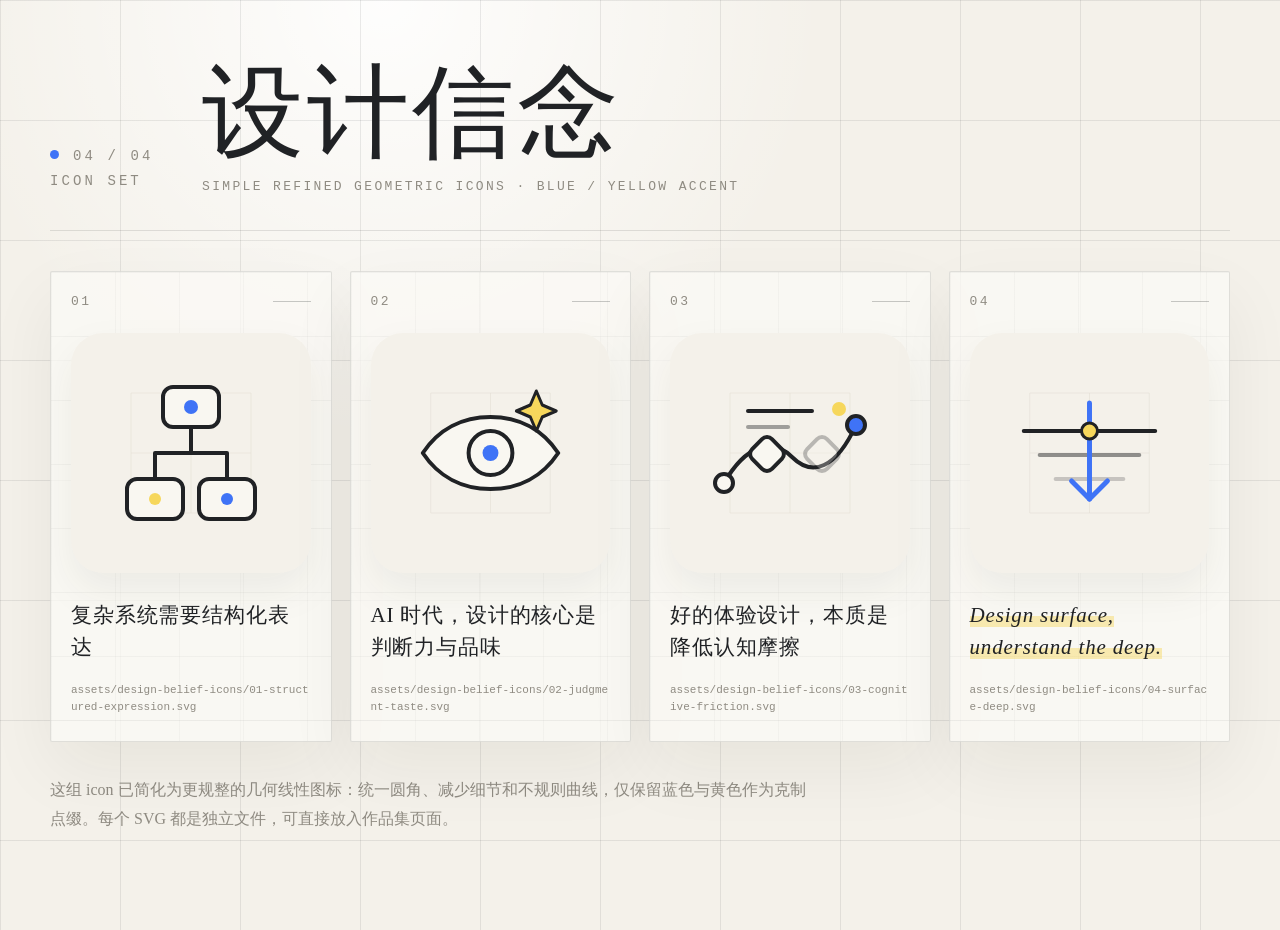
<file: assets/design-belief-icons/preview.html>
<!doctype html>
<html lang="zh-CN">
<head>
  <meta charset="utf-8" />
  <meta name="viewport" content="width=device-width, initial-scale=1" />
  <title>Design Belief Icons Preview</title>
  <style>
    :root {
      --paper: #f4f1ea;
      --paper-2: #fbfaf6;
      --ink: #202225;
      --muted: #8f8b82;
      --line: rgba(32, 34, 37, 0.09);
      --blue: #3f73f6;
      --yellow: #f6d75c;
    }

    * { box-sizing: border-box; }

    body {
      margin: 0;
      color: var(--ink);
      font-family: "Times New Roman", "Songti SC", "STSong", serif;
      background:
        linear-gradient(var(--line) 1px, transparent 1px),
        linear-gradient(90deg, var(--line) 1px, transparent 1px),
        radial-gradient(circle at 30% 0%, rgba(255,255,255,.9), transparent 34%),
        var(--paper);
      background-size: 120px 120px, 120px 120px, 100% 100%, 100% 100%;
      min-height: 100vh;
    }

    .page {
      width: min(1180px, calc(100vw - 48px));
      margin: 0 auto;
      padding: 64px 0 80px;
    }

    header {
      display: grid;
      grid-template-columns: 120px 1fr;
      gap: 32px;
      align-items: end;
      border-bottom: 1px solid rgba(32,34,37,.12);
      padding-bottom: 36px;
      margin-bottom: 40px;
    }

    .index {
      font-family: "Courier New", monospace;
      color: var(--muted);
      letter-spacing: .22em;
      font-size: 14px;
      line-height: 1.8;
    }

    .dot {
      display: inline-block;
      width: 9px;
      height: 9px;
      border-radius: 999px;
      background: var(--blue);
      margin-right: 14px;
      vertical-align: 1px;
    }

    h1 {
      margin: 0;
      font-weight: 400;
      font-size: clamp(52px, 8vw, 112px);
      letter-spacing: .03em;
      line-height: .95;
    }

    .subtitle {
      margin-top: 18px;
      color: var(--muted);
      font-family: "Courier New", monospace;
      font-size: 13px;
      letter-spacing: .18em;
      text-transform: uppercase;
    }

    .grid {
      display: grid;
      grid-template-columns: repeat(4, 1fr);
      gap: 18px;
    }

    .card {
      min-height: 430px;
      background: rgba(251,250,246,.74);
      border: 1px solid rgba(32,34,37,.12);
      border-radius: 2px;
      padding: 22px 20px 24px;
      position: relative;
      box-shadow: 0 28px 70px rgba(31,29,25,.06);
      overflow: hidden;
    }

    .card::before {
      content: "";
      position: absolute;
      inset: 0;
      background:
        linear-gradient(rgba(32,34,37,.055) 1px, transparent 1px),
        linear-gradient(90deg, rgba(32,34,37,.045) 1px, transparent 1px);
      background-size: 64px 64px;
      pointer-events: none;
      opacity: .65;
    }

    .num {
      position: relative;
      display: flex;
      align-items: center;
      justify-content: space-between;
      color: var(--muted);
      font-family: "Courier New", monospace;
      letter-spacing: .18em;
      font-size: 13px;
      margin-bottom: 24px;
    }

    .num::after {
      content: "";
      width: 38px;
      height: 1px;
      background: rgba(32,34,37,.24);
    }

    .icon-wrap {
      position: relative;
      width: 100%;
      aspect-ratio: 1;
      display: grid;
      place-items: center;
      margin: 8px 0 26px;
    }

    .icon-wrap img {
      width: min(100%, 240px);
      height: auto;
      filter: drop-shadow(0 18px 18px rgba(31,29,25,.06));
    }

    h2 {
      position: relative;
      margin: 0;
      font-weight: 400;
      font-size: 21px;
      line-height: 1.55;
      letter-spacing: .04em;
    }

    .file {
      position: relative;
      margin-top: 18px;
      font-family: "Courier New", monospace;
      color: var(--muted);
      font-size: 11px;
      line-height: 1.6;
      word-break: break-all;
    }

    .highlight {
      background: linear-gradient(180deg, transparent 56%, rgba(246,215,92,.45) 56%);
      font-style: italic;
    }

    .note {
      margin-top: 34px;
      color: var(--muted);
      font-size: 16px;
      line-height: 1.8;
      max-width: 760px;
    }

    @media (max-width: 980px) {
      header { grid-template-columns: 1fr; }
      .grid { grid-template-columns: repeat(2, 1fr); }
    }

    @media (max-width: 560px) {
      .page { width: min(100vw - 28px, 1180px); padding-top: 36px; }
      .grid { grid-template-columns: 1fr; }
      .card { min-height: 0; }
    }
  </style>
</head>
<body>
  <main class="page">
    <header>
      <div class="index"><span class="dot"></span>04 / 04<br>ICON SET</div>
      <div>
        <h1>设计信念</h1>
        <div class="subtitle">Simple refined geometric icons · blue / yellow accent</div>
      </div>
    </header>

    <section class="grid" aria-label="Design belief icon set">
      <article class="card">
        <div class="num">01</div>
        <div class="icon-wrap"><img src="01-structured-expression.svg" alt="复杂系统需要结构化表达 icon"></div>
        <h2>复杂系统需要结构化表达</h2>
        <div class="file">assets/design-belief-icons/01-structured-expression.svg</div>
      </article>

      <article class="card">
        <div class="num">02</div>
        <div class="icon-wrap"><img src="02-judgment-taste.svg" alt="AI 时代，设计的核心是判断力与品味 icon"></div>
        <h2>AI 时代，设计的核心是判断力与品味</h2>
        <div class="file">assets/design-belief-icons/02-judgment-taste.svg</div>
      </article>

      <article class="card">
        <div class="num">03</div>
        <div class="icon-wrap"><img src="03-cognitive-friction.svg" alt="好的体验设计，本质是降低认知摩擦 icon"></div>
        <h2>好的体验设计，本质是降低认知摩擦</h2>
        <div class="file">assets/design-belief-icons/03-cognitive-friction.svg</div>
      </article>

      <article class="card">
        <div class="num">04</div>
        <div class="icon-wrap"><img src="04-surface-deep.svg" alt="Design surface, understand the deep icon"></div>
        <h2><span class="highlight">Design surface, understand the deep.</span></h2>
        <div class="file">assets/design-belief-icons/04-surface-deep.svg</div>
      </article>
    </section>

    <p class="note">这组 icon 已简化为更规整的几何线性图标：统一圆角、减少细节和不规则曲线，仅保留蓝色与黄色作为克制点缀。每个 SVG 都是独立文件，可直接放入作品集页面。</p>
  </main>
</body>
</html>
</file>
<file: styles.css>
/* =============================================================
   Zhao Yuanxuan — Portfolio  ·  v1.1 (Light · Warm · Minimal)
   ============================================================= */

/* ---------- 0. Tokens (light, warm) ---------- */
:root {
  /* Light, warm palette — quiet luxury */
  --bg: #f5f1ea;             /* warm bone */
  --bg-soft: #efeae0;        /* slightly darker warm */
  --surface: #ece6da;        /* card surface */
  --line: rgba(40, 36, 32, 0.10);
  --line-strong: rgba(40, 36, 32, 0.22);
  --text: #1a1916;           /* dark ink */
  --text-dim: rgba(26, 25, 22, 0.62);
  --text-mute: rgba(26, 25, 22, 0.42);
  --accent: #2b3a6a;         /* deep blue (primary) */
  --accent-soft: #6c84c7;
  --accent-warm: #b88a5a;    /* warm bronze accent (secondary) */
  /* New: bright cover-art palette, used sparingly as punctuation */
  --blue: #2f6cf0;           /* cobalt accent, matches cover figures */
  --blue-soft: rgba(47,108,240,0.10);
  --blue-glow: rgba(47,108,240,0.32);
  --yellow: #f5c518;         /* highlighter yellow, used very sparingly */
  --yellow-soft: rgba(245,197,24,0.22);

  /* Type */
  --font-sans: "Inter", system-ui, -apple-system, "Helvetica Neue", "PingFang SC",
    "Hiragino Sans GB", "Microsoft YaHei", sans-serif;
  --font-serif: "Fraunces", "Times New Roman", serif;
  --font-mono: "JetBrains Mono", ui-monospace, "SF Mono", Menlo, Consolas, monospace;

  /* Layout */
  --gutter: clamp(20px, 4vw, 56px);
  --maxw: 1480px;
  --radius: 2px;

  /* Motion */
  --ease: cubic-bezier(0.2, 0.7, 0.2, 1);
  --ease-out: cubic-bezier(0.16, 1, 0.3, 1);
}

/* ---------- 1. Reset ---------- */
*, *::before, *::after { box-sizing: border-box; }
html { scroll-behavior: smooth; -webkit-text-size-adjust: 100%; }
body {
  margin: 0;
  background: var(--bg);
  color: var(--text);
  font-family: var(--font-sans);
  font-size: 15px;
  line-height: 1.55;
  font-weight: 400;
  -webkit-font-smoothing: antialiased;
  text-rendering: optimizeLegibility;
  overflow-x: hidden;
}
h1, h2, h3, h4, p, dl, dd, dt, ol, ul, figure { margin: 0; padding: 0; }
ul, ol { list-style: none; }
a { color: inherit; text-decoration: none; }
img, svg { display: block; max-width: 100%; }
button { font: inherit; color: inherit; background: none; border: 0; cursor: pointer; }
em {
  font-style: italic;
  font-family: var(--font-serif);
  font-weight: 300;
  color: var(--accent);
  background: linear-gradient(180deg, transparent 62%, var(--yellow-soft) 62%, var(--yellow-soft) 92%, transparent 92%);
  padding: 0 0.05em;
}
::selection { background: var(--blue); color: #fff; }

/* ---------- 1.b Perf hints — keep off-screen sections cheap ----------
   `content-visibility: auto` lets the browser skip layout/paint work on
   sections that aren't in the viewport. `contain-intrinsic-size` reserves
   a sensible placeholder so the scrollbar / page height stays stable. */
.about,
.career,
.beliefs,
.work,
.contact,
.focus,
.foot {
  content-visibility: auto;
  contain-intrinsic-size: 1px 800px;
}
.work__cover {
  contain: layout paint style;
}

/* ---------- 2. Ambient background ---------- */
.ambient {
  position: fixed;
  inset: 0;
  z-index: 0;
  pointer-events: none;
  overflow: hidden;
}
.ambient__grid {
  position: absolute;
  inset: -1px;
  background-image:
    linear-gradient(to right, rgba(40,36,32,0.05) 1px, transparent 1px),
    linear-gradient(to bottom, rgba(40,36,32,0.05) 1px, transparent 1px);
  background-size: 96px 96px;
  mask-image: radial-gradient(ellipse at 50% 30%, #000 30%, transparent 80%);
  -webkit-mask-image: radial-gradient(ellipse at 50% 30%, #000 30%, transparent 80%);
}
.ambient__halo {
  position: absolute;
  width: 60vmax;
  height: 60vmax;
  border-radius: 50%;
  /* 140px blur was a perf hot-spot — 90px is visually identical here */
  filter: blur(90px);
  mix-blend-mode: multiply;
  opacity: 0.18;
  transition: transform 1.2s var(--ease-out);
  will-change: transform;
  /* Hint compositor that this layer is independent → no full repaint when only it moves */
  transform: translateZ(0);
  contain: layout paint style;
}
.ambient__halo--a {
  background: radial-gradient(circle at 30% 30%, #c7c0a7 0%, transparent 65%);
  top: -25vmax; left: -20vmax;
}
.ambient__halo--b {
  background: radial-gradient(circle at 70% 70%, #b9c1d8 0%, transparent 65%);
  bottom: -25vmax; right: -20vmax;
  opacity: 0.22;
}
.ambient__grain {
  position: absolute; inset: 0;
  background-image: url("data:image/svg+xml;utf8,<svg xmlns='http://www.w3.org/2000/svg' width='160' height='160'><filter id='n'><feTurbulence type='fractalNoise' baseFrequency='0.85' numOctaves='2' seed='4'/><feColorMatrix values='0 0 0 0 0  0 0 0 0 0  0 0 0 0 0  0 0 0 0.05 0'/></filter><rect width='100%' height='100%' filter='url(%23n)'/></svg>");
  opacity: 0.35;
  mix-blend-mode: multiply;
}

main, .nav, .foot { position: relative; z-index: 1; }

/* ---------- 3. Navigation ---------- */
.nav {
  position: fixed;
  top: 0; left: 0; right: 0;
  z-index: 50;
  display: flex;
  align-items: center;
  justify-content: space-between;
  padding: 18px var(--gutter);
  font-family: var(--font-mono);
  font-size: 12px;
  letter-spacing: 0.02em;
  background: linear-gradient(to bottom, rgba(245,241,234,0.7), rgba(245,241,234,0));
  backdrop-filter: blur(14px) saturate(140%);
  -webkit-backdrop-filter: blur(14px) saturate(140%);
  transition: background 0.4s var(--ease), border-color 0.4s var(--ease);
  border-bottom: 1px solid transparent;
}
.nav.is-scrolled {
  background: rgba(245, 241, 234, 0.82);
  border-bottom-color: var(--line);
}
.nav__brand { display: inline-flex; align-items: baseline; gap: 10px; }
.nav__brand-mark {
  color: var(--blue);
  font-size: 14px;
  animation: spin 14s linear infinite;
  display: inline-block;
}
@keyframes spin { to { transform: rotate(360deg); } }
.nav__brand-name { letter-spacing: 0.06em; color: var(--text); }

.nav__links { display: flex; gap: 28px; }
.nav__links a {
  position: relative;
  color: var(--text-dim);
  transition: color 0.3s var(--ease);
}
.nav__links a::before {
  content: attr(data-num);
  color: var(--text-mute);
  margin-right: 8px;
  transition: color 0.3s var(--ease);
}
.nav__links a:hover,
.nav__links a:hover::before { color: var(--text); }

.nav__meta { display: flex; align-items: center; gap: 16px; color: var(--text-dim); }
.nav__lang {
  font-family: var(--font-mono);
  font-size: 12px;
  padding: 6px 10px;
  border: 1px solid var(--line);
  border-radius: var(--radius);
  color: var(--text);
  transition: border-color 0.3s var(--ease), background 0.3s var(--ease);
}
.nav__lang:hover { border-color: var(--line-strong); background: rgba(40,36,32,0.04); }
.nav__time { font-variant-numeric: tabular-nums; }

@media (max-width: 720px) {
  .nav__links { display: none; }
  .nav__time { display: none; }
}

/* ---------- 4. Section primitives ---------- */
.num {
  font-family: var(--font-mono);
  font-size: 11px;
  letter-spacing: 0.08em;
  color: var(--text-mute);
  text-transform: uppercase;
}
.kicker {
  font-family: var(--font-mono);
  font-size: 10.5px;
  letter-spacing: 0.14em;
  color: var(--text-mute);
  text-transform: uppercase;
  display: block;
  margin-bottom: 6px;
}
.value {
  font-size: 14px;
  color: var(--text);
  display: inline-flex;
  align-items: center;
  gap: 8px;
}
.dot {
  width: 6px; height: 6px;
  border-radius: 50%;
  background: #1f8a55;
  box-shadow: 0 0 10px rgba(31, 138, 85, 0.5);
  animation: pulse 2.4s var(--ease) infinite;
}
@keyframes pulse {
  0%, 100% { transform: scale(1); opacity: 1; }
  50% { transform: scale(1.4); opacity: 0.6; }
}

.section__head {
  max-width: var(--maxw);
  margin: 0 auto;
  padding: 0 var(--gutter);
  display: grid;
  grid-template-columns: 80px 1fr;
  gap: 8px 32px;
  align-items: end;
  margin-bottom: 56px;
}
.section__head .num { grid-column: 1; position: relative; padding-left: 14px; }
.section__head .num::before {
  content: "";
  position: absolute;
  left: 0;
  top: 50%;
  transform: translateY(-50%);
  width: 6px;
  height: 6px;
  border-radius: 50%;
  background: var(--blue);
  box-shadow: 0 0 10px var(--blue-glow);
}
.section__head h2 {
  grid-column: 2;
  font-family: var(--font-serif);
  font-weight: 300;
  font-size: clamp(36px, 6vw, 80px);
  line-height: 1;
  letter-spacing: -0.02em;
  color: var(--text);
}
.section__sub {
  grid-column: 2;
  max-width: 56ch;
  color: var(--text-dim);
  font-size: 15px;
  margin-top: 16px;
}

.section__head--inline {
  grid-template-columns: auto 1fr;
  gap: 16px;
  align-items: baseline;
  margin-bottom: 32px;
}
.section__h2-sm {
  font-family: var(--font-sans);
  font-weight: 500;
  font-size: 13px;
  letter-spacing: 0.14em;
  text-transform: uppercase;
  color: var(--text-dim);
}

/* ---------- 5. Placeholders ---------- */
.placeholder {
  position: relative;
  overflow: hidden;
  background:
    linear-gradient(135deg, rgba(40,36,32,0.02), rgba(40,36,32,0.06)),
    var(--surface);
  border: 1px solid var(--line);
  border-radius: var(--radius);
  isolation: isolate;
}
.placeholder::before {
  content: "";
  position: absolute;
  inset: 0;
  background-image: radial-gradient(circle, rgba(40,36,32,0.12) 1px, transparent 1px);
  background-size: 18px 18px;
  opacity: 0.5;
  z-index: 0;
}
.placeholder::after {
  content: "";
  position: absolute;
  inset: 12px;
  border: 1px dashed rgba(40,36,32,0.12);
  pointer-events: none;
  z-index: 0;
}
.placeholder__crosshair { position: absolute; inset: 0; z-index: 1; }
.placeholder__crosshair::before,
.placeholder__crosshair::after {
  content: "";
  position: absolute;
  background: rgba(40,36,32,0.14);
}
.placeholder__crosshair::before { top: 50%; left: 0; right: 0; height: 1px; }
.placeholder__crosshair::after  { left: 50%; top: 0; bottom: 0; width: 1px; }
.placeholder figcaption {
  position: absolute;
  z-index: 2;
  left: 18px;
  bottom: 14px;
  font-family: var(--font-mono);
  font-size: 10.5px;
  letter-spacing: 0.12em;
  color: var(--text-mute);
  display: flex;
  flex-direction: column;
  gap: 2px;
  text-transform: uppercase;
}
.placeholder figcaption span:first-child {
  color: var(--text-dim);
  font-weight: 500;
}

/* ---------- 6. HERO  (v2.0 · illustration-first · cards below) ---------- */
.hero {
  position: relative;
  padding: 0;
  background: var(--bg);
  isolation: isolate;
}

/* Stage = the illustration zone with the title sitting in its red-box area */
.hero__stage {
  position: relative;
  max-width: var(--maxw);
  margin: 0 auto;
  padding: 96px var(--gutter) 24px;
}

/* Frame: locks the illustration to its native 2:1 ratio so that any
   absolute % position maps directly onto image coordinates regardless of
   viewport size. Capped width keeps the title legible on huge screens. */
.hero__frame {
  position: relative;
  width: 100%;
  max-width: 1280px;
  margin: 0 auto;
  aspect-ratio: 2 / 1;
  max-height: 62vh;
}

.hero__illus {
  display: block;
  width: 100%;
  height: 100%;
  object-fit: contain;            /* never compress / distort */
  object-position: center center;
  filter: contrast(1.04) saturate(1.05);
}

/* Caption anchored to the illustration's empty rectangle (right band).
   Bottom 18% ≈ man's desk line; left 48% ≈ just past the lightbulb. */
.hero__caption {
  position: absolute;
  left: 48%;
  right: 2%;
  bottom: 18%;
  z-index: 3;
  pointer-events: auto;
}
.hero__kicker {
  font-family: var(--font-mono);
  font-size: 11px;
  letter-spacing: 0.22em;
  color: var(--text-mute);
  text-transform: uppercase;
  margin: 0 0 8px;
}
.hero__title {
  font-family: var(--font-serif);
  font-weight: 300;
  font-size: clamp(36px, 5.4vw, 72px);
  line-height: 1.05;
  letter-spacing: -0.025em;
  color: var(--text);
  margin: 0 0 14px;
  white-space: nowrap;          /* keep title on a single line */
}
.hero__title em {
  font-style: italic;
  color: var(--accent);
  text-decoration-line: underline;
  text-decoration-color: var(--yellow);
  text-decoration-thickness: 0.18em;
  text-underline-offset: -0.04em;
  text-decoration-skip-ink: none;
}
.hero__sub {
  font-family: var(--font-sans, "Inter", system-ui, sans-serif);
  font-size: clamp(12.5px, 0.95vw, 14px);
  line-height: 1.55;
  color: var(--text-dim);
  margin: 0;
  white-space: nowrap;
}

/* Personal info cards row — three-up, white capsules on cream bg */
.hero__cards {
  list-style: none;
  margin: 0 auto;
  padding: 12px var(--gutter) 96px;
  max-width: var(--maxw);
  display: grid;
  grid-template-columns: repeat(3, 1fr);
  gap: 20px;
}
.hero__card {
  background: rgba(255, 255, 255, 0.78);
  border: 1px solid rgba(40, 36, 32, 0.06);
  border-radius: 22px;
  padding: 26px 28px 28px;
  display: flex;
  flex-direction: column;
  gap: 12px;
  backdrop-filter: blur(8px);
  -webkit-backdrop-filter: blur(8px);
  transition: transform 0.45s var(--ease-out, cubic-bezier(0.2, 0.8, 0.2, 1)),
              border-color 0.45s var(--ease-out, cubic-bezier(0.2, 0.8, 0.2, 1));
}
.hero__card:hover {
  transform: translateY(-3px);
  border-color: rgba(43, 58, 106, 0.18);
}
.hero__card-head {
  display: flex;
  align-items: center;
  gap: 12px;
}
.hero__card-ico {
  width: 22px;
  height: 22px;
  flex: none;
  color: var(--accent);
}
.hero__card-title {
  font-family: var(--font-mono);
  font-size: 13px;
  font-weight: 600;
  letter-spacing: 0.04em;
  text-transform: uppercase;
  color: var(--text);
  margin: 0;
}
.hero__card-body {
  font-family: var(--font-sans, "Inter", system-ui, sans-serif);
  font-size: 13.5px;
  line-height: 1.6;
  color: var(--text-dim);
  margin: 0;
}

/* Tablet */
@media (max-width: 980px) {
  .hero__stage { padding-top: 80px; }
  .hero__frame { aspect-ratio: auto; max-height: 44vh; }
  .hero__illus { height: auto; max-height: 44vh; }
  .hero__caption {
    position: static;
    transform: none;
    width: auto;
    max-width: 600px;
    margin: 16px auto 0;
    text-align: center;
    padding: 0 var(--gutter);
  }
  /* Allow wrapping on small screens — single-line constraint only on desktop */
  .hero__title { white-space: normal; }
  .hero__sub { white-space: normal; margin-left: auto; margin-right: auto; }
  .hero__cards { grid-template-columns: 1fr 1fr; padding-bottom: 64px; }
  .hero__card:last-child { grid-column: 1 / -1; }
}

/* Mobile */
@media (max-width: 640px) {
  .hero__stage { padding: 56px var(--gutter) 12px; }
  .hero__frame { max-height: 32vh; }
  .hero__illus { max-height: 32vh; }
  .hero__title { font-size: 36px; }
  .hero__cards { grid-template-columns: 1fr; gap: 14px; padding-bottom: 56px; }
  .hero__card:last-child { grid-column: auto; }
  .hero__card { padding: 22px 22px 24px; border-radius: 18px; }
}

@media (prefers-reduced-motion: reduce) {
  .hero__card { transition: none; }
}


/* ---------- 7. Marquee strip ---------- */
.strip {
  overflow: hidden;
  border-top: 1px solid var(--line);
  border-bottom: 1px solid var(--line);
  padding: 22px 0;
  margin: 0 0 120px;
  font-family: var(--font-serif);
  font-weight: 300;
  font-size: clamp(28px, 4vw, 56px);
  color: var(--text-dim);
  letter-spacing: -0.02em;
  background: rgba(245, 241, 234, 0.5);
}
.strip__track {
  display: flex;
  gap: 40px;
  white-space: nowrap;
  animation: marquee 60s linear infinite;
  width: max-content;
}
.strip__track span:nth-child(2n) { color: var(--text-mute); }
.strip__track span:nth-child(5n) { color: var(--blue); }
.strip__track span:nth-child(7n) { color: var(--accent-warm); }
@keyframes marquee { to { transform: translateX(-50%); } }

/* ---------- 8. ABOUT ---------- */
.about {
  max-width: var(--maxw);
  margin: 0 auto;
  padding: 40px var(--gutter) 120px;
}
.about__grid {
  display: grid;
  grid-template-columns: minmax(220px, 360px) 1fr;
  gap: 64px;
  align-items: start;
}
.about__portrait { aspect-ratio: 1 / 1; width: 100%; }

/* ---------- portrait swap (drawn ↔ photo on hover) ---------- */
.portrait-swap {
  position: relative;
  margin: 0;
  overflow: visible;
  /* feather edges into the page background using a soft radial mask */
  -webkit-mask-image:
    radial-gradient(ellipse 78% 82% at 50% 50%, #000 42%, rgba(0,0,0,0.85) 60%, transparent 92%);
  mask-image:
    radial-gradient(ellipse 78% 82% at 50% 50%, #000 42%, rgba(0,0,0,0.85) 60%, transparent 92%);
}
.portrait-swap__img {
  position: absolute;
  inset: 0;
  width: 100%;
  height: 100%;
  object-fit: cover;
  object-position: 50% 18%; /* push focus to upper portion (head + shoulders) */
  display: block;
  transition: opacity 0.6s var(--ease, cubic-bezier(.4,0,.2,1)),
              transform 1.2s var(--ease, cubic-bezier(.4,0,.2,1)),
              filter 0.6s var(--ease, cubic-bezier(.4,0,.2,1));
  will-change: opacity, transform;
}
.portrait-swap__img--default { opacity: 1; }
.portrait-swap__img--hover {
  opacity: 0;
  transform: scale(1.04);
  filter: saturate(0.92);
}
.portrait-swap:hover .portrait-swap__img--default,
.portrait-swap:focus-within .portrait-swap__img--default {
  opacity: 0;
  transform: scale(1.02);
}
.portrait-swap:hover .portrait-swap__img--hover,
.portrait-swap:focus-within .portrait-swap__img--hover {
  opacity: 1;
  transform: scale(1);
  filter: saturate(1);
}

/* Portrait → feather edges into the page background (subtle gradient mask) */
.placeholder--feather {
  border: none;
  background:
    radial-gradient(circle at 50% 45%, #d9d2c1 0%, transparent 70%),
    var(--bg);
  -webkit-mask-image:
    radial-gradient(ellipse 85% 90% at 50% 50%, #000 45%, rgba(0,0,0,0.85) 60%, transparent 95%);
  mask-image:
    radial-gradient(ellipse 85% 90% at 50% 50%, #000 45%, rgba(0,0,0,0.85) 60%, transparent 95%);
}
.placeholder--feather::after {
  /* dashed frame removed for feathered look */
  display: none;
}
.placeholder--feather::before {
  /* keep faint dots only at center */
  -webkit-mask-image: radial-gradient(circle at 50% 50%, #000 0%, transparent 50%);
          mask-image: radial-gradient(circle at 50% 50%, #000 0%, transparent 50%);
}

.about__info { display: grid; gap: 36px; }
.about__bio {
  font-family: var(--font-serif);
  font-weight: 300;
  font-size: clamp(22px, 2.4vw, 32px);
  line-height: 1.4;
  color: var(--text);
  max-width: 34ch;
  letter-spacing: -0.005em;
}
.about__facts {
  display: grid;
  grid-template-columns: repeat(3, 1fr);
  gap: 24px 32px;
}
.about__facts > div {
  border-top: 1px solid var(--line);
  padding-top: 14px;
}
.about__facts dt {
  font-family: var(--font-mono);
  font-size: 10.5px;
  letter-spacing: 0.14em;
  text-transform: uppercase;
  color: var(--text-mute);
  margin-bottom: 6px;
}
.about__facts dd { font-size: 15px; color: var(--text); }

.tags { display: flex; flex-wrap: wrap; gap: 8px; }
.tags li {
  font-family: var(--font-mono);
  font-size: 11px;
  padding: 6px 12px;
  border: 1px solid var(--line);
  border-radius: 999px;
  color: var(--text-dim);
  transition: border-color .3s var(--ease), color .3s var(--ease);
}
.tags li:hover { color: var(--text); border-color: var(--line-strong); }

@media (max-width: 880px) {
  .about__grid { grid-template-columns: 1fr; gap: 40px; }
  .about__portrait { max-width: 320px; }
  .about__facts { grid-template-columns: repeat(2, 1fr); }
}

/* ---------- 9. CAREER (timeline · refined) ---------- */
.career {
  max-width: var(--maxw);
  margin: 0 auto;
  padding: 40px var(--gutter) 120px;
}

/* The list itself acts as a single column timeline rail */
.career__list {
  position: relative;
  padding-left: 0;
}

/* Each row: years | timeline-dot | content */
.career__row {
  position: relative;
  display: grid;
  grid-template-columns: 132px 28px 1fr;
  grid-template-areas:
    "years node head"
    "years node bullets";
  column-gap: 28px;
  row-gap: 14px;
  padding: 28px 0 32px;
  transition: padding 0.5s var(--ease), background 0.5s var(--ease);
}
.career__row + .career__row {
  border-top: 1px solid var(--line);
}
.career__row:hover {
  padding-left: 6px;
  background: linear-gradient(to right, rgba(40, 36, 32, 0.022), transparent 60%);
}

/* Years column */
.career__years {
  grid-area: years;
  display: flex;
  flex-direction: column;
  gap: 2px;
  font-family: var(--font-mono);
  font-size: 12px;
  color: var(--text-dim);
  letter-spacing: 0.04em;
  font-variant-numeric: tabular-nums;
  padding-top: 8px;
  align-self: start;
  line-height: 1.4;
}
.career__y-sep {
  color: var(--text-mute);
  font-size: 10.5px;
  margin: 1px 0;
}
.career__y-end {
  color: var(--text);
}
.career__row--current .career__y-end {
  color: var(--accent);
  font-weight: 500;
}

/* Timeline node (dot + dashed rail) */
.career__node {
  grid-area: node;
  position: relative;
  align-self: stretch;
}
.career__node::before {
  /* dashed vertical rail through the dot */
  content: "";
  position: absolute;
  left: 50%;
  top: 0;
  bottom: -32px; /* extend to next row */
  width: 1px;
  background-image: linear-gradient(
    to bottom,
    var(--line-strong) 0 4px,
    transparent 4px 8px
  );
  background-size: 1px 8px;
  background-repeat: repeat-y;
  transform: translateX(-0.5px);
}
/* hide rail after last item */
.career__row:last-child .career__node::before {
  display: none;
}
.career__dot {
  position: absolute;
  left: 50%;
  top: 14px;
  width: 8px; height: 8px;
  border-radius: 50%;
  background: var(--text);
  transform: translateX(-50%);
  transition: transform 0.4s var(--ease-out), background 0.4s var(--ease);
}
.career__dot--hollow {
  background: var(--bg);
  border: 1px solid var(--text-dim);
}
.career__row:hover .career__dot {
  transform: translateX(-50%) scale(1.25);
}
.career__row--current .career__dot {
  background: var(--accent);
}
.career__dot-ring {
  /* pulse for the current role */
  position: absolute;
  left: 50%;
  top: 14px;
  width: 8px; height: 8px;
  border-radius: 50%;
  border: 1px solid var(--accent);
  transform: translateX(-50%);
  animation: careerPulse 2.6s var(--ease) infinite;
  pointer-events: none;
}
@keyframes careerPulse {
  0%   { transform: translateX(-50%) scale(1);   opacity: 0.8; }
  100% { transform: translateX(-50%) scale(3.2); opacity: 0; }
}

/* Head: company icon · company · role · chip */
.career__head {
  grid-area: head;
  display: flex;
  align-items: center;
  gap: 14px 18px;
  flex-wrap: wrap;
  padding-top: 4px;
}
/* Company glyph — 1px line, neutral ink, micro-detail */
.career__co-ico {
  flex: 0 0 auto;
  width: 22px;
  height: 22px;
  color: var(--text-dim);
  /* squircle frame so all icons share a common visual rhythm */
  padding: 3px;
  border: 1px solid var(--line);
  border-radius: 7px;
  background: rgba(255, 255, 255, 0.45);
  transition: color 0.4s var(--ease), border-color 0.4s var(--ease),
              background 0.4s var(--ease), transform 0.5s var(--ease-out);
}
.career__row:hover .career__co-ico {
  color: var(--text);
  border-color: var(--text-dim);
  background: rgba(255, 255, 255, 0.85);
  transform: rotate(-2deg);
}
.career__row--current .career__co-ico {
  color: var(--accent);
  border-color: var(--accent);
  background: rgba(43, 58, 106, 0.05);
}
.career__co {
  font-family: var(--font-serif);
  font-style: italic;
  font-weight: 400;
  font-size: 26px;
  line-height: 1.1;
  letter-spacing: -0.005em;
  color: var(--text);
  position: relative;
}
.career__row:hover .career__co::after {
  /* hairline underline reveal on hover */
  width: 100%;
}
.career__co::after {
  content: "";
  position: absolute;
  left: 0;
  bottom: -3px;
  width: 0;
  height: 1px;
  background: var(--text);
  transition: width 0.6s var(--ease-out);
}
.career__role {
  font-family: var(--font-sans);
  font-size: 13px;
  color: var(--text-dim);
  letter-spacing: 0.01em;
}
.career__chip {
  font-family: var(--font-mono);
  font-size: 10.5px;
  letter-spacing: 0.12em;
  color: var(--text-dim);
  padding: 3px 9px;
  border: 1px solid var(--line);
  border-radius: 999px;
  background: rgba(255, 255, 255, 0.4);
  text-transform: uppercase;
  font-variant-numeric: tabular-nums;
  transition: color 0.4s var(--ease), border-color 0.4s var(--ease), background 0.4s var(--ease);
}
.career__row:hover .career__chip {
  color: var(--text);
  border-color: var(--text-dim);
  background: rgba(255, 255, 255, 0.7);
}
.career__row--current .career__chip {
  color: var(--accent);
  border-color: var(--accent);
  background: rgba(43, 58, 106, 0.04);
}

/* Bullets */
.career__bullets {
  grid-area: bullets;
  display: grid;
  gap: 10px;
}
.career__bullets li {
  display: grid;
  grid-template-columns: 28px 1fr;
  gap: 12px;
  align-items: baseline;
}
.career__bnum {
  font-family: var(--font-mono);
  font-size: 10.5px;
  color: var(--text-mute);
  letter-spacing: 0.08em;
  padding-top: 2px;
  font-variant-numeric: tabular-nums;
  position: relative;
}
.career__bnum::after {
  /* tiny hairline after the number — micro-typography craft */
  content: "";
  position: absolute;
  top: 8px;
  right: -2px;
  width: 6px;
  height: 1px;
  background: var(--line-strong);
}
.career__bullets p {
  color: var(--text);
  font-size: 15px;
  line-height: 1.6;
  max-width: 72ch;
}
.career__period {
  display: inline-block;
  margin-left: 10px;
  font-family: var(--font-mono);
  font-size: 11px;
  color: var(--text-mute);
  letter-spacing: 0.05em;
  vertical-align: 1px;
}

/* Education row — quieter, smaller, italic */
.career__row--edu .career__head {
  align-items: center;
  gap: 14px;
}
.career__row--edu .career__co {
  font-size: 22px;
}
.career__role--edu {
  font-family: var(--font-mono);
  font-size: 12px;
  color: var(--text-dim);
  letter-spacing: 0.04em;
}
.career__edu-ico {
  width: 16px;
  height: 16px;
  color: var(--text-mute);
  opacity: 0.7;
}

/* Mobile */
@media (max-width: 720px) {
  .career__row {
    grid-template-columns: 80px 20px 1fr;
    column-gap: 16px;
  }
  .career__co { font-size: 22px; }
  .career__head { gap: 10px 14px; }
  .career__bullets li { grid-template-columns: 22px 1fr; gap: 8px; }
  .career__bullets p { font-size: 14px; }
  .career__period { display: block; margin-left: 0; margin-top: 4px; }
}

/* ---------- 10. BELIEFS (compact horizontal · 4-up with icons) ---------- */
.beliefs {
  max-width: var(--maxw);
  margin: 0 auto;
  padding: 0 var(--gutter) 64px;
}
.beliefs__count {
  margin-left: auto;
  font-family: var(--font-mono);
  font-size: 10.5px;
  letter-spacing: 0.18em;
  color: var(--text-mute);
  text-transform: uppercase;
  font-variant-numeric: tabular-nums;
}
.beliefs__list {
  list-style: none;
  margin: 0;
  padding: 0;
  display: grid;
  grid-template-columns: repeat(4, 1fr);
  gap: 18px;
  border-top: 1px solid var(--line);
  border-bottom: 1px solid var(--line);
  padding: 28px 0;
}
.beliefs__list li {
  position: relative;
  display: flex;
  flex-direction: column;
  align-items: flex-start;
  gap: 12px;
  padding: 0 18px;
  min-height: 0;
  transition: transform 0.4s var(--ease);
}
.beliefs__list li + li {
  border-left: 1px solid var(--line);
}
.beliefs__list li:hover {
  transform: translateY(-2px);
}
.b__ico {
  display: inline-flex;
  align-items: center;
  justify-content: center;
  width: 40px;
  height: 40px;
  transition: transform 0.5s var(--ease-out);
}
.b__ico img {
  width: 100%;
  height: 100%;
  display: block;
  filter: drop-shadow(0 6px 8px rgba(31,29,25,.05));
}
.beliefs__list li:hover .b__ico {
  transform: scale(1.06) rotate(-2deg);
}
.b__num {
  font-family: var(--font-mono);
  font-size: 10.5px;
  color: var(--text-mute);
  letter-spacing: 0.18em;
  font-variant-numeric: tabular-nums;
  text-transform: uppercase;
  transition: color 0.4s var(--ease);
}
.beliefs__list li:hover .b__num { color: var(--text); }

.beliefs__list p {
  margin: 0;
  font-family: var(--font-serif);
  font-weight: 300;
  font-size: clamp(14px, 1.05vw, 16px);
  line-height: 1.45;
  color: var(--text);
  letter-spacing: -0.005em;
}
.beliefs__list p em {
  font-style: italic;
  color: var(--text-dim);
}

@media (max-width: 980px) {
  .beliefs__list { grid-template-columns: repeat(2, 1fr); }
  .beliefs__list li:nth-child(3) { border-left: 0; }
  .beliefs__list li:nth-child(3),
  .beliefs__list li:nth-child(4) {
    border-top: 1px solid var(--line);
    padding-top: 22px;
    margin-top: 8px;
  }
}
@media (max-width: 560px) {
  .beliefs { padding-bottom: 48px; }
  .beliefs__list {
    grid-template-columns: 1fr;
    padding: 18px 0;
    gap: 0;
  }
  .beliefs__list li {
    padding: 18px 4px;
    border-left: 0 !important;
    border-top: 1px solid var(--line);
    margin-top: 0 !important;
  }
  .beliefs__list li:first-child { border-top: 0; }
  .b__ico { width: 32px; height: 32px; }
  .beliefs__list p { font-size: 15px; }
}

/* ---------- 11. WORK (refined hover) ---------- */
.work {
  max-width: var(--maxw);
  margin: 0 auto;
  padding: 40px var(--gutter) 120px;
}
.work__list {
  display: grid;
  grid-template-columns: repeat(2, 1fr);
  gap: 72px 48px;
}
.work__item {
  opacity: 0;
  transform: translateY(28px);
  transition: opacity 0.9s var(--ease-out), transform 0.9s var(--ease-out);
}
.work__item:nth-child(odd)  { transform: translateY(28px); }
.work__item:nth-child(even) { transform: translateY(48px); }
.work__item.is-visible {
  opacity: 1;
  transform: translateY(0);
}

.work__link {
  display: block;
  position: relative;
}

/* Cover */
.work__cover {
  aspect-ratio: 16 / 9;
  width: 100%;
  position: relative;
  overflow: hidden;
  transition: transform 0.8s var(--ease-out), box-shadow 0.8s var(--ease-out);
  will-change: transform;
}
.work__link:hover .work__cover {
  transform: translateY(-6px);
  box-shadow:
    0 1px 1px rgba(40,36,32,0.04),
    0 10px 24px -8px rgba(40,36,32,0.12),
    0 24px 60px -20px rgba(40,36,32,0.16);
}

/* Inner image / placeholder zoom */
.work__cover .placeholder__crosshair,
.work__cover::before {
  transition: transform 0.9s var(--ease-out), opacity 0.6s var(--ease);
}
.work__link:hover .work__cover::before { transform: scale(1.04); opacity: 0.7; }
.work__link:hover .work__cover .placeholder__crosshair {
  transform: scale(1.02);
  opacity: 0.5;
}

/* Hover overlay — subtle inline indicator (no dark mask)
   Just a slim mono kicker + arrow that fade in at the bottom; preserves the
   editorial cover composition. Sits on the cover ITSELF, not as a curtain. */
.work__overlay {
  position: absolute;
  left: 22px; right: 22px; bottom: 18px;
  padding: 0;
  display: flex;
  justify-content: space-between;
  align-items: center;
  background: transparent;
  color: var(--text);
  font-family: var(--font-mono);
  font-size: 10px;
  letter-spacing: 0.18em;
  text-transform: uppercase;
  opacity: 0;
  transform: translateY(4px);
  transition: opacity 0.5s var(--ease-out), transform 0.5s var(--ease-out);
  z-index: 3;
  pointer-events: none;
  /* a thin hairline above the row, only visible during hover */
}
.work__overlay::before {
  content: "";
  position: absolute;
  left: 0; right: 0; top: -10px;
  height: 1px;
  background: var(--text);
  opacity: 0.35;
  transform: scaleX(0);
  transform-origin: left;
  transition: transform 0.6s var(--ease-out);
}
.work__link:hover .work__overlay {
  opacity: 1;
  transform: translateY(0);
}
.work__link:hover .work__overlay::before { transform: scaleX(1); }
.work__overlay-cta {
  position: relative;
  padding-bottom: 1px;
  color: var(--text);
}
.work__overlay-cta::after {
  content: "";
  position: absolute;
  left: 0; bottom: -2px;
  height: 1px; width: 100%;
  background: var(--accent);
  transform-origin: left;
  transform: scaleX(0);
  transition: transform 0.6s var(--ease-out) 0.1s;
}
.work__link:hover .work__overlay-cta::after { transform: scaleX(1); }
.work__overlay-arrow {
  color: var(--accent);
  display: inline-flex;
  transition: transform 0.5s var(--ease-out);
}
.work__overlay-arrow svg { display: block; }
.work__link:hover .work__overlay-arrow { transform: translateX(4px); }

/* PDF badge — visible always; quietly indicates a native PDF case */
.work__badge {
  position: absolute;
  top: 12px;
  left: 12px;
  z-index: 3;
  display: inline-flex;
  align-items: center;
  gap: 6px;
  padding: 4px 9px 4px 8px;
  font-family: var(--font-mono);
  font-size: 9.5px;
  letter-spacing: 0.18em;
  color: var(--text);
  text-transform: uppercase;
  background: rgba(255, 255, 255, 0.78);
  backdrop-filter: blur(6px);
  -webkit-backdrop-filter: blur(6px);
  border: 1px solid var(--line);
  border-radius: 999px;
  font-variant-numeric: tabular-nums;
  pointer-events: none;
  transition: color 0.4s var(--ease), border-color 0.4s var(--ease), background 0.4s var(--ease);
}
.work__badge::before {
  content: "";
  width: 4px;
  height: 4px;
  border-radius: 50%;
  background: var(--blue);
  display: inline-block;
  box-shadow: 0 0 6px var(--blue-glow);
}
.work__link:hover .work__badge {
  color: var(--accent);
  border-color: var(--accent);
  background: rgba(255,255,255,0.92);
}

/* Corner crop marks on hover (a subtle craft detail) */
.work__cover::after {
  content: "";
  position: absolute;
  inset: 10px;
  pointer-events: none;
  background:
    linear-gradient(to right, currentColor 0, currentColor 12px, transparent 12px) top left/12px 1px no-repeat,
    linear-gradient(to bottom, currentColor 0, currentColor 12px, transparent 12px) top left/1px 12px no-repeat,
    linear-gradient(to left, currentColor 0, currentColor 12px, transparent 12px) top right/12px 1px no-repeat,
    linear-gradient(to bottom, currentColor 0, currentColor 12px, transparent 12px) top right/1px 12px no-repeat,
    linear-gradient(to right, currentColor 0, currentColor 12px, transparent 12px) bottom left/12px 1px no-repeat,
    linear-gradient(to top, currentColor 0, currentColor 12px, transparent 12px) bottom left/1px 12px no-repeat,
    linear-gradient(to left, currentColor 0, currentColor 12px, transparent 12px) bottom right/12px 1px no-repeat,
    linear-gradient(to top, currentColor 0, currentColor 12px, transparent 12px) bottom right/1px 12px no-repeat;
  color: rgba(245,241,234,0.85);
  opacity: 0;
  transition: opacity 0.5s var(--ease), inset 0.5s var(--ease-out);
  z-index: 2;
}
.work__link:hover .work__cover::after {
  opacity: 1;
  inset: 14px;
}

/* Bottom info */
.work__bottom {
  padding-top: 20px;
}
.work__meta {
  display: flex;
  gap: 14px;
  align-items: center;
  margin-bottom: 12px;
  font-family: var(--font-mono);
  font-size: 11px;
  letter-spacing: 0.08em;
  color: var(--text-mute);
  text-transform: uppercase;
}
.work__meta .tag {
  padding: 4px 10px;
  border: 1px solid var(--line);
  border-radius: 999px;
  color: var(--text-dim);
  transition: border-color 0.4s var(--ease), color 0.4s var(--ease);
}
.work__link:hover .work__meta .tag {
  border-color: var(--text-dim);
  color: var(--text);
}
.work__meta .year { margin-left: auto; }
.work__meta .src {
  display: inline-flex;
  align-items: center;
  gap: 6px;
  color: var(--text-dim);
  letter-spacing: 0.1em;
}
.work__meta .src::before {
  content: "";
  display: inline-block;
  width: 5px;
  height: 5px;
  border-radius: 50%;
  background: var(--blue);
  opacity: 0.85;
}
.work__item h3 {
  font-family: var(--font-serif);
  font-weight: 300;
  font-size: clamp(28px, 3vw, 40px);
  line-height: 1.1;
  letter-spacing: -0.015em;
  margin-bottom: 6px;
  display: flex;
  align-items: baseline;
  gap: 16px;
  color: var(--text);
  transition: color 0.4s var(--ease);
}
.work__rule {
  flex: 1;
  height: 1px;
  background: var(--line);
  transform-origin: left;
  transform: scaleX(0);
  transition: transform 0.7s var(--ease-out), background 0.4s var(--ease);
}
.work__link:hover .work__rule {
  transform: scaleX(1);
  background: var(--text);
}
.work__line {
  color: var(--text-dim);
  font-size: 15px;
  max-width: 40ch;
}
.work__hint {
  margin-top: 72px;
  font-family: var(--font-mono);
  font-size: 12px;
  color: var(--text-mute);
  letter-spacing: 0.08em;
  text-transform: uppercase;
  text-align: center;
}
@media (max-width: 880px) {
  .work__list { grid-template-columns: 1fr; gap: 56px; }
  .work__item:nth-child(even) { transform: translateY(28px); }
}

/* ---------- 12. CONTACT ---------- */
.contact {
  max-width: var(--maxw);
  margin: 0 auto;
  padding: 40px var(--gutter) 120px;
}
.contact__statement {
  border-top: 1px solid var(--line);
  border-bottom: 1px solid var(--line);
  padding: 56px 0;
  margin-bottom: 56px;
}
.contact__statement p {
  font-family: var(--font-serif);
  font-weight: 300;
  font-size: clamp(28px, 4.5vw, 64px);
  line-height: 1.15;
  letter-spacing: -0.02em;
  max-width: 22ch;
  color: var(--text);
}
.contact__grid {
  display: grid;
  grid-template-columns: repeat(2, 1fr);
  gap: 1px;
  background: var(--line);
  border: 1px solid var(--line);
  border-radius: var(--radius);
  overflow: hidden;
}
.contact__card {
  background: var(--bg);
  padding: 28px 24px;
  display: grid;
  grid-template-rows: auto 1fr auto;
  gap: 12px;
  position: relative;
  border-top: 2px solid transparent;
  transition: background 0.4s var(--ease), border-color 0.4s var(--ease);
}
.contact__card .arrow {
  position: absolute;
  top: 24px;
  right: 24px;
  font-size: 16px;
  color: var(--text-mute);
  transition: transform 0.4s var(--ease-out), color 0.4s var(--ease);
}
.contact__card .value {
  font-family: var(--font-serif);
  font-weight: 300;
  font-size: 22px;
  letter-spacing: -0.005em;
  color: var(--text);
}
.contact__card:hover { background: var(--bg-soft); border-top-color: var(--blue); }
.contact__card:hover .arrow { transform: translate(4px, -4px); color: var(--blue); }
.contact__card:hover .value { color: var(--text); }
@media (max-width: 880px) { .contact__grid { grid-template-columns: 1fr 1fr; } }
@media (max-width: 520px) { .contact__grid { grid-template-columns: 1fr; } }

/* ---------- 13. FOCUS (now last section) ---------- */
.focus {
  max-width: var(--maxw);
  margin: 0 auto;
  padding: 40px var(--gutter) 120px;
}
.focus__grid {
  display: grid;
  grid-template-columns: repeat(3, 1fr);
  gap: 1px;
  background: var(--line);
  border: 1px solid var(--line);
  border-radius: var(--radius);
  overflow: hidden;
}
.focus__item {
  background: var(--bg);
  padding: 32px;
  display: grid;
  gap: 14px;
  align-content: start;
  transition: background 0.4s var(--ease);
}
.focus__item:hover { background: var(--bg-soft); }
.focus__item h4 {
  font-family: var(--font-serif);
  font-weight: 300;
  font-size: 26px;
  line-height: 1.15;
  letter-spacing: -0.01em;
  color: var(--text);
}
.focus__item p { color: var(--text-dim); font-size: 14px; }
@media (max-width: 880px) { .focus__grid { grid-template-columns: 1fr; } }

/* ---------- 14. FOOTER ---------- */
.foot {
  border-top: 1px solid var(--line);
  padding: 32px var(--gutter);
}
.foot__row {
  max-width: var(--maxw);
  margin: 0 auto;
  display: flex;
  justify-content: space-between;
  gap: 16px;
  font-family: var(--font-mono);
  font-size: 12px;
  color: var(--text-dim);
  letter-spacing: 0.04em;
}
.foot__row + .foot__row {
  margin-top: 16px;
  color: var(--text-mute);
  font-size: 10.5px;
}
.foot__quote {
  font-family: var(--font-serif);
  font-style: italic;
  font-weight: 300;
  color: var(--text);
  font-size: 14px;
}
@media (max-width: 720px) { .foot__row { flex-direction: column; gap: 6px; } }

/* ---------- 15. Reveal animation ---------- */
[data-reveal] {
  opacity: 0;
  transform: translateY(28px);
  transition: opacity .9s var(--ease-out), transform .9s var(--ease-out);
}
[data-reveal].is-visible {
  opacity: 1;
  transform: translateY(0);
}

@media (prefers-reduced-motion: reduce) {
  * {
    animation-duration: 0.001ms !important;
    animation-iteration-count: 1 !important;
    transition-duration: 0.001ms !important;
  }
  .strip__track { animation: none; }
}

/* ---------- 16. Cover Art (v1.4.0 · editorial poster · hairline texture) ----------
   Reference language: bold geometric silhouette + ultra-fine line texture inside
   the form, on warm cream paper, with serif italic numeral. Same family across 4
   covers; only the silhouette and texture stripe pattern differ.
   ------------------------------------------------------------------------------- */
.work__cover.cover-art {
  /* warm paper field + faint vignette toward edges */
  background:
    radial-gradient(ellipse at 50% 38%, rgba(255,251,243,0.9) 0%, rgba(245,238,225,0.85) 55%, rgba(232,222,205,0.75) 100%),
    var(--surface);
}
.work__cover.cover-art .placeholder__crosshair { display: none; }
.work__cover.cover-art figcaption { display: none; }

/* paper grain — extremely fine SVG noise via inline data URI on ::before
   (overrides the dotted ::before from .placeholder so the new noise replaces it) */
.work__cover.cover-art::before {
  background-image: url("data:image/svg+xml;utf8,<svg xmlns='http://www.w3.org/2000/svg' width='160' height='160' viewBox='0 0 160 160'><filter id='n'><feTurbulence type='fractalNoise' baseFrequency='1.6' numOctaves='2' stitchTiles='stitch'/><feColorMatrix values='0 0 0 0 0.16  0 0 0 0 0.14  0 0 0 0 0.12  0 0 0 0.45 0'/></filter><rect width='100%25' height='100%25' filter='url(%23n)' opacity='0.55'/></svg>");
  background-size: 160px 160px;
  opacity: 0.55;
  mix-blend-mode: multiply;
}
/* keep the dashed inner frame (an editorial-print tick) */

.cover-art__svg {
  position: absolute;
  inset: 0;
  width: 100%;
  height: 100%;
  z-index: 1;
  display: block;
  color: var(--text);
}

/* color tokens used inside the SVGs */
.cover-art__svg .ink   { stroke: #1f1b16; fill: none; }
.cover-art__svg .ink-f { fill: #1f1b16; stroke: none; }
.cover-art__svg .dim   { stroke: rgba(31,27,22,0.45); fill: none; }
.cover-art__svg .dim-f { fill: rgba(31,27,22,0.18); stroke: none; }
.cover-art__svg .warm  { stroke: var(--accent-warm, #b88a5a); fill: none; }
.cover-art__svg .warm-f { fill: var(--accent-warm, #b88a5a); stroke: none; }
.cover-art__svg .acc   { stroke: var(--accent); fill: none; }
.cover-art__svg .acc-f { fill: var(--accent); stroke: none; }

/* the bold silhouette uses currentColor for a single body fill */
.cover-art__svg .silhouette { fill: #1f1b16; }
.cover-art__svg .silhouette-warm { fill: var(--accent-warm, #b88a5a); }

/* hairline diagonal stripes — used as a clip pattern for inner texture */
.cover-art__svg .stripe { stroke: rgba(245,238,225,0.92); stroke-width: 1; fill: none; }

/* big italic numeral watermark */
.cover-art__svg .lbl-num {
  font-family: var(--font-serif, 'Fraunces', serif);
  font-style: italic;
  font-size: 96px;
  fill: rgba(31,27,22,0.07);
  letter-spacing: -0.03em;
  font-weight: 300;
}

/* small editorial labels */
.cover-art__svg .lbl {
  font-family: var(--font-mono);
  font-size: 7.5px;
  letter-spacing: 0.22em;
  fill: rgba(31,27,22,0.55);
  text-transform: uppercase;
}
.cover-art__svg .lbl-acc { fill: var(--accent); }

/* tiny corner labels (DOM, sit above SVG) */
.cover-art__corner {
  position: absolute;
  z-index: 2;
  font-family: var(--font-mono);
  font-size: 9.5px;
  letter-spacing: 0.18em;
  color: var(--text-mute);
  text-transform: uppercase;
  pointer-events: none;
}
.cover-art__corner--tl { top: 20px; left: 24px; color: var(--text-dim); }
.cover-art__corner--br { bottom: 20px; right: 24px; text-align: right; font-variant-numeric: tabular-nums; transition: opacity 0.4s var(--ease-out); }
.work__link:hover .cover-art__corner--br { opacity: 0; }

/* ---------- 16.b · Illustration covers (figure + numeral) ----------
   Layout: italic numeral on the LEFT + the provided line-art figure
   on the RIGHT. Hover effects come from the shared overlay only. */
.cover-art--illus { background: var(--surface); }
.cover-art--illus::before {
  /* keep the paper grain extremely subtle so it doesn't fight the figure */
  opacity: 0.32;
}

/* big italic numeral on the LEFT panel */
.cover-art__svg .lbl-num--left {
  font-family: var(--font-serif, 'Fraunces', serif);
  font-style: italic;
  font-size: 138px;
  fill: rgba(31,27,22,0.92);
  letter-spacing: -0.04em;
  font-weight: 300;
}

/* figure image — PNGs are pre-processed with transparent background,
   so they sit directly on the cream paper without any blend tricks */
.cover-art__svg .illus-img {
  /* no extra effects */
}

/* subtle reveal */
.work__item[data-reveal] .cover-art__svg .silhouette,
.work__item[data-reveal] .cover-art__svg .silhouette-warm {
  transform-origin: 50% 60%;
  transform: translateY(8px) scale(0.985);
  opacity: 0;
  transition: opacity .9s var(--ease-out), transform 1.0s var(--ease-out);
}
.work__item.is-visible .cover-art__svg .silhouette,
.work__item.is-visible .cover-art__svg .silhouette-warm {
  transform: translateY(0) scale(1);
  opacity: 1;
}

/* hover : silhouette lifts + warm tint glows */
.work__link:hover .cover-art__svg .silhouette { transform: translateY(-3px); transition: transform .6s var(--ease-out); }
.work__link:hover .cover-art__svg .silhouette-warm { transform: translateY(-3px); transition: transform .6s var(--ease-out); }
</file>
<file: styles-vfx.css>
/* =============================================================
   Zhao Yuanxuan — Portfolio · VFX styles  (v1.0)
   Layered on top of styles.css.  Disable by removing <link> /
   <script> for script-vfx.js + styles-vfx.css.
   ============================================================= */

/* -------- 1. Hero title char-by-char reveal -------- */
.vfx-title .vfx-char,
.vfx-title .vfx-em {
  display: inline-block;
  vertical-align: baseline;
}
.vfx-title .vfx-char {
  opacity: 0;
  transform: translateY(0.45em) rotateX(-30deg);
  transform-origin: 50% 100%;
  transition:
    opacity 0.7s cubic-bezier(.2,.65,.2,1) var(--d, 0ms),
    transform 0.9s cubic-bezier(.2,.65,.2,1) var(--d, 0ms);
  will-change: opacity, transform;
}
.vfx-title.is-revealed .vfx-char {
  opacity: 1;
  transform: translateY(0) rotateX(0deg);
}
/* Preserve the original <em> italic styling (Fraunces italic with shimmer-like underline already in styles.css) */
.vfx-title .vfx-em {
  /* inherits italic from base styles */
}

/* -------- 2. Scroll-in stagger -------- */
.vfx-section {
  opacity: 0;
  transform: translateY(22px);
  transition: opacity 0.95s cubic-bezier(.2,.65,.2,1), transform 0.95s cubic-bezier(.2,.65,.2,1);
  will-change: opacity, transform;
}
.vfx-section.is-in {
  opacity: 1;
  transform: translateY(0);
}

.vfx-cascade .vfx-cascade-item {
  opacity: 0;
  transform: translateY(20px);
  transition:
    opacity 0.75s cubic-bezier(.2,.65,.2,1),
    transform 0.85s cubic-bezier(.2,.65,.2,1);
  transition-delay: calc(var(--cascade-i, 0) * 90ms);
  will-change: opacity, transform;
}
.vfx-cascade.is-in .vfx-cascade-item {
  opacity: 1;
  transform: translateY(0);
}

/* -------- 3. Custom magnetic cursor -------- */
@media (hover: hover) and (pointer: fine) {
  body { cursor: none; }
  a, button, .work__item, .hero__card, .nav__lang,
  input, select, textarea, [role="button"] { cursor: none; }
}

.vfx-cursor {
  position: fixed;
  top: 0;
  left: 0;
  width: 0;
  height: 0;
  pointer-events: none;
  z-index: 9999;
  opacity: 0;
  transition: opacity 0.4s ease;
}
.vfx-cursor.is-active { opacity: 1; }

.vfx-cursor__ring,
.vfx-cursor__dot,
.vfx-cursor__label {
  position: fixed;
  pointer-events: none;
}

.vfx-cursor__ring {
  width: 30px;
  height: 30px;
  border: 1.5px solid rgba(40, 36, 32, 0.55);
  border-radius: 50%;
  transform: translate3d(var(--cx, -100px), var(--cy, -100px), 0) translate(-50%, -50%);
  transition: width 0.35s cubic-bezier(.2,.65,.2,1),
              height 0.35s cubic-bezier(.2,.65,.2,1),
              border-color 0.35s ease,
              background 0.35s ease,
              opacity 0.35s ease;
  mix-blend-mode: multiply;
}

.vfx-cursor__dot {
  width: 4px;
  height: 4px;
  background: var(--accent, #4a5a8a);
  border-radius: 50%;
  transform: translate3d(var(--dx, -100px), var(--dy, -100px), 0) translate(-50%, -50%);
  transition: width 0.25s ease, height 0.25s ease, opacity 0.25s ease;
}

.vfx-cursor__label {
  transform: translate3d(var(--cx, -100px), var(--cy, -100px), 0) translate(20px, -8px);
  font-family: var(--font-mono, "JetBrains Mono", monospace);
  font-size: 10px;
  letter-spacing: 0.18em;
  color: var(--text, #282420);
  text-transform: uppercase;
  opacity: 0;
  white-space: nowrap;
  transition: opacity 0.3s ease;
}

/* hover state on links — small dot */
.vfx-cursor.is-hover[data-mode="link"] .vfx-cursor__ring {
  width: 8px;
  height: 8px;
  border-color: transparent;
  background: var(--accent, #4a5a8a);
  opacity: 0.4;
}
.vfx-cursor.is-hover[data-mode="link"] .vfx-cursor__dot {
  opacity: 0;
}

/* hover state on cards — large ring with VIEW label */
.vfx-cursor.is-hover[data-mode="view"] .vfx-cursor__ring {
  width: 70px;
  height: 70px;
  border-color: rgba(40, 36, 32, 0.85);
  background: rgba(245, 241, 234, 0.08);
}
.vfx-cursor.is-hover[data-mode="view"] .vfx-cursor__dot {
  width: 6px;
  height: 6px;
}
.vfx-cursor.is-hover[data-mode="view"] .vfx-cursor__label {
  opacity: 1;
}

/* hover state on soft (cards) — medium ring */
.vfx-cursor.is-hover[data-mode="soft"] .vfx-cursor__ring {
  width: 48px;
  height: 48px;
  border-color: rgba(40, 36, 32, 0.5);
}

.vfx-cursor.is-down .vfx-cursor__ring {
  transform: translate3d(var(--cx, -100px), var(--cy, -100px), 0) translate(-50%, -50%) scale(0.85);
}

/* Smooth magnetic hover for work items / cards */
.work__item, .hero__card {
  transition: transform 0.5s cubic-bezier(.2,.65,.2,1), box-shadow 0.5s ease;
  will-change: transform;
}

/* -------- 4. (removed) cursor-following spotlight -------- */
/* The .ambient__spot layer was removed in v1.1 — too subtle / created visual noise.
   Background "alive" feeling now relies solely on the breathing of halo a/b. */

/* Make the two existing halos breathe (different rhythms) */
.ambient__halo--a {
  animation: vfx-halo-a 11s cubic-bezier(.4,0,.2,1) infinite;
}
.ambient__halo--b {
  animation: vfx-halo-b 13s cubic-bezier(.4,0,.2,1) infinite;
}
@keyframes vfx-halo-a {
  0%, 100% { opacity: 0.18; }
  50%      { opacity: 0.30; }
}
@keyframes vfx-halo-b {
  0%, 100% { opacity: 0.22; }
  50%      { opacity: 0.34; }
}

/* Brand mark gentle pulse */
.nav__brand-mark {
  animation: vfx-pulse 4s cubic-bezier(.4,0,.2,1) infinite;
  display: inline-block;
  will-change: transform, opacity;
}
@keyframes vfx-pulse {
  0%, 100% { opacity: 0.85; transform: scale(1); }
  50%      { opacity: 1; transform: scale(1.08); }
}

/* -------- Touch device fallback — disable cursor + magnetic -------- */
@media (pointer: coarse) {
  .vfx-cursor { display: none; }
  body, a, button, .work__item, .hero__card { cursor: auto; }
}

/* -------- Reduced motion override -------- */
@media (prefers-reduced-motion: reduce) {
  .vfx-title .vfx-char {
    opacity: 1 !important;
    transform: none !important;
    transition: none !important;
  }
  .vfx-section,
  .vfx-cascade .vfx-cascade-item {
    opacity: 1 !important;
    transform: none !important;
    transition: none !important;
  }
  .vfx-cursor { display: none; }
  body, a, button, .work__item, .hero__card { cursor: auto; }
  .ambient__halo--a,
  .ambient__halo--b,
  .nav__brand-mark {
    animation: none !important;
  }
}
</file>
<file: archive/styles.css>
/* =============================================================
   Zhao Yuanxuan — Portfolio  ·  v1.1 (Light · Warm · Minimal)
   ============================================================= */

/* ---------- 0. Tokens (light, warm) ---------- */
:root {
  /* Light, warm palette — quiet luxury */
  --bg: #f5f1ea;             /* warm bone */
  --bg-soft: #efeae0;        /* slightly darker warm */
  --surface: #ece6da;        /* card surface */
  --line: rgba(40, 36, 32, 0.10);
  --line-strong: rgba(40, 36, 32, 0.22);
  --text: #1a1916;           /* dark ink */
  --text-dim: rgba(26, 25, 22, 0.62);
  --text-mute: rgba(26, 25, 22, 0.42);
  --accent: #2b3a6a;         /* deep blue */
  --accent-soft: #6c84c7;
  --accent-warm: #b88a5a;    /* warm bronze accent */

  /* Type */
  --font-sans: "Inter", system-ui, -apple-system, "Helvetica Neue", "PingFang SC",
    "Hiragino Sans GB", "Microsoft YaHei", sans-serif;
  --font-serif: "Fraunces", "Times New Roman", serif;
  --font-mono: "JetBrains Mono", ui-monospace, "SF Mono", Menlo, Consolas, monospace;

  /* Layout */
  --gutter: clamp(20px, 4vw, 56px);
  --maxw: 1480px;
  --radius: 2px;

  /* Motion */
  --ease: cubic-bezier(0.2, 0.7, 0.2, 1);
  --ease-out: cubic-bezier(0.16, 1, 0.3, 1);
}

/* ---------- 1. Reset ---------- */
*, *::before, *::after { box-sizing: border-box; }
html { scroll-behavior: smooth; -webkit-text-size-adjust: 100%; }
body {
  margin: 0;
  background: var(--bg);
  color: var(--text);
  font-family: var(--font-sans);
  font-size: 15px;
  line-height: 1.55;
  font-weight: 400;
  -webkit-font-smoothing: antialiased;
  text-rendering: optimizeLegibility;
  overflow-x: hidden;
}
h1, h2, h3, h4, p, dl, dd, dt, ol, ul, figure { margin: 0; padding: 0; }
ul, ol { list-style: none; }
a { color: inherit; text-decoration: none; }
img, svg { display: block; max-width: 100%; }
button { font: inherit; color: inherit; background: none; border: 0; cursor: pointer; }
em {
  font-style: italic;
  font-family: var(--font-serif);
  font-weight: 300;
  color: var(--accent);
}
::selection { background: var(--accent); color: #fff; }

/* ---------- 2. Ambient background ---------- */
.ambient {
  position: fixed;
  inset: 0;
  z-index: 0;
  pointer-events: none;
  overflow: hidden;
}
.ambient__grid {
  position: absolute;
  inset: -1px;
  background-image:
    linear-gradient(to right, rgba(40,36,32,0.05) 1px, transparent 1px),
    linear-gradient(to bottom, rgba(40,36,32,0.05) 1px, transparent 1px);
  background-size: 96px 96px;
  mask-image: radial-gradient(ellipse at 50% 30%, #000 30%, transparent 80%);
  -webkit-mask-image: radial-gradient(ellipse at 50% 30%, #000 30%, transparent 80%);
}
.ambient__halo {
  position: absolute;
  width: 60vmax;
  height: 60vmax;
  border-radius: 50%;
  filter: blur(140px);
  mix-blend-mode: multiply;
  opacity: 0.18;
  transition: transform 1.2s var(--ease-out);
}
.ambient__halo--a {
  background: radial-gradient(circle at 30% 30%, #c7c0a7 0%, transparent 65%);
  top: -25vmax; left: -20vmax;
}
.ambient__halo--b {
  background: radial-gradient(circle at 70% 70%, #b9c1d8 0%, transparent 65%);
  bottom: -25vmax; right: -20vmax;
  opacity: 0.22;
}
.ambient__grain {
  position: absolute; inset: 0;
  background-image: url("data:image/svg+xml;utf8,<svg xmlns='http://www.w3.org/2000/svg' width='160' height='160'><filter id='n'><feTurbulence type='fractalNoise' baseFrequency='0.85' numOctaves='2' seed='4'/><feColorMatrix values='0 0 0 0 0  0 0 0 0 0  0 0 0 0 0  0 0 0 0.05 0'/></filter><rect width='100%' height='100%' filter='url(%23n)'/></svg>");
  opacity: 0.35;
  mix-blend-mode: multiply;
}

main, .nav, .foot { position: relative; z-index: 1; }

/* ---------- 3. Navigation ---------- */
.nav {
  position: fixed;
  top: 0; left: 0; right: 0;
  z-index: 50;
  display: flex;
  align-items: center;
  justify-content: space-between;
  padding: 18px var(--gutter);
  font-family: var(--font-mono);
  font-size: 12px;
  letter-spacing: 0.02em;
  background: linear-gradient(to bottom, rgba(245,241,234,0.7), rgba(245,241,234,0));
  backdrop-filter: blur(14px) saturate(140%);
  -webkit-backdrop-filter: blur(14px) saturate(140%);
  transition: background 0.4s var(--ease), border-color 0.4s var(--ease);
  border-bottom: 1px solid transparent;
}
.nav.is-scrolled {
  background: rgba(245, 241, 234, 0.82);
  border-bottom-color: var(--line);
}
.nav__brand { display: inline-flex; align-items: baseline; gap: 10px; }
.nav__brand-mark {
  color: var(--accent);
  font-size: 14px;
  animation: spin 14s linear infinite;
  display: inline-block;
}
@keyframes spin { to { transform: rotate(360deg); } }
.nav__brand-name { letter-spacing: 0.06em; color: var(--text); }

.nav__links { display: flex; gap: 28px; }
.nav__links a {
  position: relative;
  color: var(--text-dim);
  transition: color 0.3s var(--ease);
}
.nav__links a::before {
  content: attr(data-num);
  color: var(--text-mute);
  margin-right: 8px;
  transition: color 0.3s var(--ease);
}
.nav__links a:hover,
.nav__links a:hover::before { color: var(--text); }

.nav__meta { display: flex; align-items: center; gap: 16px; color: var(--text-dim); }
.nav__lang {
  font-family: var(--font-mono);
  font-size: 12px;
  padding: 6px 10px;
  border: 1px solid var(--line);
  border-radius: var(--radius);
  color: var(--text);
  transition: border-color 0.3s var(--ease), background 0.3s var(--ease);
}
.nav__lang:hover { border-color: var(--line-strong); background: rgba(40,36,32,0.04); }
.nav__time { font-variant-numeric: tabular-nums; }

@media (max-width: 720px) {
  .nav__links { display: none; }
  .nav__time { display: none; }
}

/* ---------- 4. Section primitives ---------- */
.num {
  font-family: var(--font-mono);
  font-size: 11px;
  letter-spacing: 0.08em;
  color: var(--text-mute);
  text-transform: uppercase;
}
.kicker {
  font-family: var(--font-mono);
  font-size: 10.5px;
  letter-spacing: 0.14em;
  color: var(--text-mute);
  text-transform: uppercase;
  display: block;
  margin-bottom: 6px;
}
.value {
  font-size: 14px;
  color: var(--text);
  display: inline-flex;
  align-items: center;
  gap: 8px;
}
.dot {
  width: 6px; height: 6px;
  border-radius: 50%;
  background: #1f8a55;
  box-shadow: 0 0 10px rgba(31, 138, 85, 0.5);
  animation: pulse 2.4s var(--ease) infinite;
}
@keyframes pulse {
  0%, 100% { transform: scale(1); opacity: 1; }
  50% { transform: scale(1.4); opacity: 0.6; }
}

.section__head {
  max-width: var(--maxw);
  margin: 0 auto;
  padding: 0 var(--gutter);
  display: grid;
  grid-template-columns: 80px 1fr;
  gap: 8px 32px;
  align-items: end;
  margin-bottom: 56px;
}
.section__head .num { grid-column: 1; }
.section__head h2 {
  grid-column: 2;
  font-family: var(--font-serif);
  font-weight: 300;
  font-size: clamp(36px, 6vw, 80px);
  line-height: 1;
  letter-spacing: -0.02em;
  color: var(--text);
}
.section__sub {
  grid-column: 2;
  max-width: 56ch;
  color: var(--text-dim);
  font-size: 15px;
  margin-top: 16px;
}

.section__head--inline {
  grid-template-columns: auto 1fr;
  gap: 16px;
  align-items: baseline;
  margin-bottom: 32px;
}
.section__h2-sm {
  font-family: var(--font-sans);
  font-weight: 500;
  font-size: 13px;
  letter-spacing: 0.14em;
  text-transform: uppercase;
  color: var(--text-dim);
}

/* ---------- 5. Placeholders ---------- */
.placeholder {
  position: relative;
  overflow: hidden;
  background:
    linear-gradient(135deg, rgba(40,36,32,0.02), rgba(40,36,32,0.06)),
    var(--surface);
  border: 1px solid var(--line);
  border-radius: var(--radius);
  isolation: isolate;
}
.placeholder::before {
  content: "";
  position: absolute;
  inset: 0;
  background-image: radial-gradient(circle, rgba(40,36,32,0.12) 1px, transparent 1px);
  background-size: 18px 18px;
  opacity: 0.5;
  z-index: 0;
}
.placeholder::after {
  content: "";
  position: absolute;
  inset: 12px;
  border: 1px dashed rgba(40,36,32,0.12);
  pointer-events: none;
  z-index: 0;
}
.placeholder__crosshair { position: absolute; inset: 0; z-index: 1; }
.placeholder__crosshair::before,
.placeholder__crosshair::after {
  content: "";
  position: absolute;
  background: rgba(40,36,32,0.14);
}
.placeholder__crosshair::before { top: 50%; left: 0; right: 0; height: 1px; }
.placeholder__crosshair::after  { left: 50%; top: 0; bottom: 0; width: 1px; }
.placeholder figcaption {
  position: absolute;
  z-index: 2;
  left: 18px;
  bottom: 14px;
  font-family: var(--font-mono);
  font-size: 10.5px;
  letter-spacing: 0.12em;
  color: var(--text-mute);
  display: flex;
  flex-direction: column;
  gap: 2px;
  text-transform: uppercase;
}
.placeholder figcaption span:first-child {
  color: var(--text-dim);
  font-weight: 500;
}

/* ---------- 6. HERO  (visual fused into background) ---------- */
.hero {
  position: relative;
  min-height: 100vh;
  padding: 0;
  overflow: hidden;
  display: flex;
  flex-direction: column;
  justify-content: flex-end;
}

/* Hero media slot — fills full hero area; replace with <img>/<video> */
.hero__media {
  position: absolute;
  inset: 0;
  z-index: 0;
  /* Soft feather to fuse with page bg */
  mask-image:
    radial-gradient(ellipse 100% 80% at 50% 40%, #000 50%, transparent 95%);
  -webkit-mask-image:
    radial-gradient(ellipse 100% 80% at 50% 40%, #000 50%, transparent 95%);
}
.hero__media img,
.hero__media video {
  width: 100%;
  height: 100%;
  object-fit: cover;
  display: block;
}

/* Soft generative motif (fallback when no media uploaded yet) */
.hero__motif {
  position: absolute;
  inset: 0;
  overflow: hidden;
  background:
    radial-gradient(ellipse at 50% 55%, rgba(255,255,255,0.6) 0%, transparent 60%),
    var(--bg);
}
.hero__motif-rings {
  position: absolute;
  left: 50%; top: 55%;
  width: 120vmin; height: 120vmin;
  transform: translate(-50%, -50%);
  background-image:
    radial-gradient(circle, transparent 0 24%, rgba(40,36,32,0.04) 24.1% 24.4%, transparent 24.5% 100%),
    radial-gradient(circle, transparent 0 32%, rgba(40,36,32,0.05) 32.1% 32.4%, transparent 32.5% 100%),
    radial-gradient(circle, transparent 0 40%, rgba(40,36,32,0.06) 40.1% 40.4%, transparent 40.5% 100%),
    radial-gradient(circle, transparent 0 48%, rgba(40,36,32,0.05) 48.1% 48.4%, transparent 48.5% 100%);
  animation: drift 60s linear infinite;
}
@keyframes drift {
  from { transform: translate(-50%, -50%) rotate(0deg); }
  to   { transform: translate(-50%, -50%) rotate(360deg); }
}
.hero__motif-orb {
  position: absolute;
  border-radius: 50%;
  filter: blur(60px);
  mix-blend-mode: multiply;
  opacity: 0.5;
}
.hero__motif-orb--1 {
  width: 50vmax; height: 50vmax;
  top: -10vmax; left: -10vmax;
  background: radial-gradient(circle, #d7c8a4 0%, transparent 60%);
}
.hero__motif-orb--2 {
  width: 45vmax; height: 45vmax;
  bottom: -15vmax; right: -10vmax;
  background: radial-gradient(circle, #b6c3df 0%, transparent 60%);
}
.hero__motif-orb--3 {
  width: 35vmax; height: 35vmax;
  top: 20%; right: 20%;
  background: radial-gradient(circle, #e5d3b3 0%, transparent 65%);
  opacity: 0.35;
}
.hero__media-tag {
  position: absolute;
  top: 96px;
  right: var(--gutter);
  z-index: 2;
  font-family: var(--font-mono);
  font-size: 10px;
  letter-spacing: 0.18em;
  color: var(--text-mute);
  text-transform: uppercase;
  padding: 6px 10px;
  border: 1px dashed var(--line-strong);
  border-radius: var(--radius);
  background: rgba(245, 241, 234, 0.5);
  backdrop-filter: blur(6px);
}

.hero__inner {
  position: relative;
  z-index: 2;
  max-width: var(--maxw);
  width: 100%;
  margin: 0 auto;
  padding: 120px var(--gutter) 80px;
  display: grid;
  grid-template-rows: auto 1fr auto;
  gap: 56px;
  min-height: 100vh;
}
.hero__index {
  display: flex;
  align-items: center;
  gap: 14px;
  color: var(--text-mute);
  font-family: var(--font-mono);
  font-size: 11px;
  letter-spacing: 0.16em;
  text-transform: uppercase;
  padding-top: 24px;
  border-top: 1px solid var(--line);
}
.hero__title {
  font-family: var(--font-serif);
  font-weight: 300;
  font-size: clamp(48px, 9vw, 152px);
  line-height: 0.96;
  letter-spacing: -0.025em;
  margin: 0;
  align-self: end;
}
.hero__line { display: block; overflow: hidden; }
.hero__line--accent { color: var(--text-dim); }

.hero__meta {
  display: grid;
  grid-template-columns: repeat(4, 1fr);
  gap: 32px;
  padding-top: 28px;
  border-top: 1px solid var(--line);
}
.hero__scroll {
  position: absolute;
  bottom: 24px;
  left: var(--gutter);
  display: flex;
  align-items: center;
  gap: 14px;
  color: var(--text-dim);
  font-family: var(--font-mono);
  font-size: 11px;
  letter-spacing: 0.16em;
  text-transform: uppercase;
}
.hero__scroll-line {
  width: 48px; height: 1px;
  background: var(--text-dim);
  position: relative;
  overflow: hidden;
}
.hero__scroll-line::after {
  content: "";
  position: absolute; inset: 0;
  background: var(--text);
  transform: translateX(-100%);
  animation: scrollLine 2.4s var(--ease) infinite;
}
@keyframes scrollLine {
  0% { transform: translateX(-100%); }
  60%, 100% { transform: translateX(100%); }
}

@media (max-width: 720px) {
  .hero__inner { gap: 36px; padding-top: 100px; }
  .hero__meta { grid-template-columns: 1fr 1fr; gap: 20px; }
  .hero__media-tag { display: none; }
}

/* ---------- 7. Marquee strip ---------- */
.strip {
  overflow: hidden;
  border-top: 1px solid var(--line);
  border-bottom: 1px solid var(--line);
  padding: 22px 0;
  margin: 0 0 120px;
  font-family: var(--font-serif);
  font-weight: 300;
  font-size: clamp(28px, 4vw, 56px);
  color: var(--text-dim);
  letter-spacing: -0.02em;
  background: rgba(245, 241, 234, 0.5);
}
.strip__track {
  display: flex;
  gap: 40px;
  white-space: nowrap;
  animation: marquee 60s linear infinite;
  width: max-content;
}
.strip__track span:nth-child(2n) { color: var(--text-mute); }
@keyframes marquee { to { transform: translateX(-50%); } }

/* ---------- 8. ABOUT ---------- */
.about {
  max-width: var(--maxw);
  margin: 0 auto;
  padding: 40px var(--gutter) 120px;
}
.about__grid {
  display: grid;
  grid-template-columns: minmax(220px, 360px) 1fr;
  gap: 64px;
  align-items: start;
}
.about__portrait { aspect-ratio: 1 / 1; width: 100%; }

/* Portrait → feather edges into the page background (subtle gradient mask) */
.placeholder--feather {
  border: none;
  background:
    radial-gradient(circle at 50% 45%, #d9d2c1 0%, transparent 70%),
    var(--bg);
  -webkit-mask-image:
    radial-gradient(ellipse 85% 90% at 50% 50%, #000 45%, rgba(0,0,0,0.85) 60%, transparent 95%);
  mask-image:
    radial-gradient(ellipse 85% 90% at 50% 50%, #000 45%, rgba(0,0,0,0.85) 60%, transparent 95%);
}
.placeholder--feather::after {
  /* dashed frame removed for feathered look */
  display: none;
}
.placeholder--feather::before {
  /* keep faint dots only at center */
  -webkit-mask-image: radial-gradient(circle at 50% 50%, #000 0%, transparent 50%);
          mask-image: radial-gradient(circle at 50% 50%, #000 0%, transparent 50%);
}

.about__info { display: grid; gap: 36px; }
.about__bio {
  font-family: var(--font-serif);
  font-weight: 300;
  font-size: clamp(22px, 2.4vw, 32px);
  line-height: 1.4;
  color: var(--text);
  max-width: 34ch;
  letter-spacing: -0.005em;
}
.about__facts {
  display: grid;
  grid-template-columns: repeat(3, 1fr);
  gap: 24px 32px;
}
.about__facts > div {
  border-top: 1px solid var(--line);
  padding-top: 14px;
}
.about__facts dt {
  font-family: var(--font-mono);
  font-size: 10.5px;
  letter-spacing: 0.14em;
  text-transform: uppercase;
  color: var(--text-mute);
  margin-bottom: 6px;
}
.about__facts dd { font-size: 15px; color: var(--text); }

.tags { display: flex; flex-wrap: wrap; gap: 8px; }
.tags li {
  font-family: var(--font-mono);
  font-size: 11px;
  padding: 6px 12px;
  border: 1px solid var(--line);
  border-radius: 999px;
  color: var(--text-dim);
  transition: border-color .3s var(--ease), color .3s var(--ease);
}
.tags li:hover { color: var(--text); border-color: var(--line-strong); }

@media (max-width: 880px) {
  .about__grid { grid-template-columns: 1fr; gap: 40px; }
  .about__portrait { max-width: 320px; }
  .about__facts { grid-template-columns: repeat(2, 1fr); }
}

/* ---------- 9. CAREER (with project description) ---------- */
.career {
  max-width: var(--maxw);
  margin: 0 auto;
  padding: 40px var(--gutter) 120px;
}
.career__list { border-top: 1px solid var(--line); }
.career__row {
  display: grid;
  grid-template-columns: 140px 1fr 1fr;
  grid-template-areas:
    "years co role"
    "years desc desc";
  gap: 6px 32px;
  padding: 28px 0 32px;
  border-bottom: 1px solid var(--line);
  align-items: baseline;
  transition: padding 0.4s var(--ease), background 0.4s var(--ease);
}
.career__row:hover {
  padding-left: 8px;
  background: linear-gradient(to right, rgba(40,36,32,0.025), transparent);
}
.career__years {
  grid-area: years;
  font-family: var(--font-mono);
  font-size: 12px;
  color: var(--text-dim);
  letter-spacing: 0.04em;
}
.career__co {
  grid-area: co;
  font-family: var(--font-serif);
  font-weight: 300;
  font-size: 24px;
  color: var(--text);
  letter-spacing: -0.005em;
}
.career__role {
  grid-area: role;
  font-size: 13px;
  color: var(--text-mute);
  text-align: right;
  font-family: var(--font-mono);
  letter-spacing: 0.04em;
}
.career__desc {
  grid-area: desc;
  margin-top: 10px;
  max-width: 64ch;
  color: var(--text-dim);
  font-size: 14.5px;
  line-height: 1.65;
  /* subtle placeholder style — looks like an editorial caption */
  border-left: 2px solid var(--line);
  padding: 4px 0 4px 14px;
}
@media (max-width: 720px) {
  .career__row {
    grid-template-columns: 100px 1fr;
    grid-template-areas:
      "years co"
      "years role"
      "desc desc";
  }
  .career__role { text-align: left; }
}

/* ---------- 10. BELIEFS (only 4, half-screen) ---------- */
.beliefs {
  max-width: var(--maxw);
  margin: 0 auto;
  padding: 0 var(--gutter) 96px;
  max-height: 56vh; /* keep below half viewport */
}
.beliefs__grid {
  display: grid;
  grid-template-columns: repeat(4, 1fr);
  gap: 1px;
  background: var(--line);
  border: 1px solid var(--line);
  border-radius: var(--radius);
  overflow: hidden;
}
.beliefs__grid li {
  background: var(--bg);
  padding: 28px 24px 24px;
  display: grid;
  grid-template-rows: auto 1fr auto;
  gap: 20px;
  min-height: 220px;
  position: relative;
  transition: background 0.5s var(--ease);
  overflow: hidden;
}
.beliefs__grid li::after {
  /* hairline scribble decoration in corner */
  content: "";
  position: absolute;
  right: -20px; bottom: -20px;
  width: 100px; height: 100px;
  background: radial-gradient(circle, rgba(40,36,32,0.04), transparent 60%);
  transition: transform 0.6s var(--ease-out);
}
.beliefs__grid li:hover { background: var(--bg-soft); }
.beliefs__grid li:hover::after { transform: scale(1.4); }
.beliefs__grid li:hover .b__ico { transform: rotate(8deg) scale(1.05); }
.b__num {
  font-family: var(--font-mono);
  font-size: 11px;
  color: var(--text-mute);
  letter-spacing: 0.12em;
}
.b__ico {
  width: 32px; height: 32px;
  color: var(--accent);
  align-self: end;
  transition: transform 0.6s var(--ease-out);
}
.beliefs__grid p {
  font-family: var(--font-serif);
  font-weight: 300;
  font-size: 18px;
  line-height: 1.35;
  color: var(--text);
  letter-spacing: -0.005em;
}
@media (max-width: 880px) {
  .beliefs { max-height: none; }
  .beliefs__grid { grid-template-columns: repeat(2, 1fr); }
}
@media (max-width: 520px) {
  .beliefs__grid { grid-template-columns: 1fr; }
}

/* ---------- 11. WORK (refined hover) ---------- */
.work {
  max-width: var(--maxw);
  margin: 0 auto;
  padding: 40px var(--gutter) 120px;
}
.work__list {
  display: grid;
  grid-template-columns: repeat(2, 1fr);
  gap: 72px 48px;
}
.work__item {
  opacity: 0;
  transform: translateY(28px);
  transition: opacity 0.9s var(--ease-out), transform 0.9s var(--ease-out);
}
.work__item:nth-child(odd)  { transform: translateY(28px); }
.work__item:nth-child(even) { transform: translateY(48px); }
.work__item.is-visible {
  opacity: 1;
  transform: translateY(0);
}

.work__link {
  display: block;
  position: relative;
}

/* Cover */
.work__cover {
  aspect-ratio: 16 / 9;
  width: 100%;
  position: relative;
  overflow: hidden;
  transition: transform 0.8s var(--ease-out), box-shadow 0.8s var(--ease-out);
  will-change: transform;
}
.work__link:hover .work__cover {
  transform: translateY(-6px);
  box-shadow:
    0 1px 1px rgba(40,36,32,0.04),
    0 10px 24px -8px rgba(40,36,32,0.12),
    0 24px 60px -20px rgba(40,36,32,0.16);
}

/* Inner image / placeholder zoom */
.work__cover .placeholder__crosshair,
.work__cover::before {
  transition: transform 0.9s var(--ease-out), opacity 0.6s var(--ease);
}
.work__link:hover .work__cover::before { transform: scale(1.04); opacity: 0.7; }
.work__link:hover .work__cover .placeholder__crosshair {
  transform: scale(1.02);
  opacity: 0.5;
}

/* Hover overlay — bottom slide-up bar */
.work__overlay {
  position: absolute;
  left: 0; right: 0; bottom: 0;
  padding: 14px 18px;
  display: flex;
  justify-content: space-between;
  align-items: center;
  background:
    linear-gradient(to top, rgba(26,25,22,0.85), rgba(26,25,22,0.55) 60%, transparent);
  color: #f5f1ea;
  font-family: var(--font-mono);
  font-size: 11px;
  letter-spacing: 0.14em;
  text-transform: uppercase;
  transform: translateY(101%);
  transition: transform 0.6s var(--ease-out);
  z-index: 3;
}
.work__link:hover .work__overlay { transform: translateY(0); }
.work__overlay-cta {
  position: relative;
  padding-bottom: 2px;
}
.work__overlay-cta::after {
  content: "";
  position: absolute;
  left: 0; bottom: 0;
  height: 1px; width: 100%;
  background: currentColor;
  transform-origin: left;
  transform: scaleX(0);
  transition: transform 0.6s var(--ease-out) 0.05s;
}
.work__link:hover .work__overlay-cta::after { transform: scaleX(1); }
.work__overlay-arrow svg { display: block; }
.work__overlay-arrow {
  transition: transform 0.5s var(--ease-out);
}
.work__link:hover .work__overlay-arrow { transform: translateX(4px); }

/* Corner crop marks on hover (a subtle craft detail) */
.work__cover::after {
  content: "";
  position: absolute;
  inset: 10px;
  pointer-events: none;
  background:
    linear-gradient(to right, currentColor 0, currentColor 12px, transparent 12px) top left/12px 1px no-repeat,
    linear-gradient(to bottom, currentColor 0, currentColor 12px, transparent 12px) top left/1px 12px no-repeat,
    linear-gradient(to left, currentColor 0, currentColor 12px, transparent 12px) top right/12px 1px no-repeat,
    linear-gradient(to bottom, currentColor 0, currentColor 12px, transparent 12px) top right/1px 12px no-repeat,
    linear-gradient(to right, currentColor 0, currentColor 12px, transparent 12px) bottom left/12px 1px no-repeat,
    linear-gradient(to top, currentColor 0, currentColor 12px, transparent 12px) bottom left/1px 12px no-repeat,
    linear-gradient(to left, currentColor 0, currentColor 12px, transparent 12px) bottom right/12px 1px no-repeat,
    linear-gradient(to top, currentColor 0, currentColor 12px, transparent 12px) bottom right/1px 12px no-repeat;
  color: rgba(245,241,234,0.85);
  opacity: 0;
  transition: opacity 0.5s var(--ease), inset 0.5s var(--ease-out);
  z-index: 2;
}
.work__link:hover .work__cover::after {
  opacity: 1;
  inset: 14px;
}

/* Bottom info */
.work__bottom {
  padding-top: 20px;
}
.work__meta {
  display: flex;
  gap: 14px;
  align-items: center;
  margin-bottom: 12px;
  font-family: var(--font-mono);
  font-size: 11px;
  letter-spacing: 0.08em;
  color: var(--text-mute);
  text-transform: uppercase;
}
.work__meta .tag {
  padding: 4px 10px;
  border: 1px solid var(--line);
  border-radius: 999px;
  color: var(--text-dim);
  transition: border-color 0.4s var(--ease), color 0.4s var(--ease);
}
.work__link:hover .work__meta .tag {
  border-color: var(--text-dim);
  color: var(--text);
}
.work__meta .year { margin-left: auto; }
.work__item h3 {
  font-family: var(--font-serif);
  font-weight: 300;
  font-size: clamp(28px, 3vw, 40px);
  line-height: 1.1;
  letter-spacing: -0.015em;
  margin-bottom: 6px;
  display: flex;
  align-items: baseline;
  gap: 16px;
  color: var(--text);
  transition: color 0.4s var(--ease);
}
.work__rule {
  flex: 1;
  height: 1px;
  background: var(--line);
  transform-origin: left;
  transform: scaleX(0);
  transition: transform 0.7s var(--ease-out), background 0.4s var(--ease);
}
.work__link:hover .work__rule {
  transform: scaleX(1);
  background: var(--text);
}
.work__line {
  color: var(--text-dim);
  font-size: 15px;
  max-width: 40ch;
}
.work__hint {
  margin-top: 72px;
  font-family: var(--font-mono);
  font-size: 12px;
  color: var(--text-mute);
  letter-spacing: 0.08em;
  text-transform: uppercase;
  text-align: center;
}
@media (max-width: 880px) {
  .work__list { grid-template-columns: 1fr; gap: 56px; }
  .work__item:nth-child(even) { transform: translateY(28px); }
}

/* ---------- 12. CONTACT ---------- */
.contact {
  max-width: var(--maxw);
  margin: 0 auto;
  padding: 40px var(--gutter) 120px;
}
.contact__statement {
  border-top: 1px solid var(--line);
  border-bottom: 1px solid var(--line);
  padding: 56px 0;
  margin-bottom: 56px;
}
.contact__statement p {
  font-family: var(--font-serif);
  font-weight: 300;
  font-size: clamp(28px, 4.5vw, 64px);
  line-height: 1.15;
  letter-spacing: -0.02em;
  max-width: 22ch;
  color: var(--text);
}
.contact__grid {
  display: grid;
  grid-template-columns: repeat(4, 1fr);
  gap: 1px;
  background: var(--line);
  border: 1px solid var(--line);
  border-radius: var(--radius);
  overflow: hidden;
}
.contact__card {
  background: var(--bg);
  padding: 28px 24px;
  display: grid;
  grid-template-rows: auto 1fr auto;
  gap: 12px;
  position: relative;
  transition: background 0.4s var(--ease);
}
.contact__card .arrow {
  position: absolute;
  top: 24px;
  right: 24px;
  font-size: 16px;
  color: var(--text-mute);
  transition: transform 0.4s var(--ease-out), color 0.4s var(--ease);
}
.contact__card .value {
  font-family: var(--font-serif);
  font-weight: 300;
  font-size: 22px;
  letter-spacing: -0.005em;
  color: var(--text);
}
.contact__card:hover { background: var(--bg-soft); }
.contact__card:hover .arrow { transform: translate(4px, -4px); color: var(--text); }
@media (max-width: 880px) { .contact__grid { grid-template-columns: 1fr 1fr; } }
@media (max-width: 520px) { .contact__grid { grid-template-columns: 1fr; } }

/* ---------- 13. FOCUS (now last section) ---------- */
.focus {
  max-width: var(--maxw);
  margin: 0 auto;
  padding: 40px var(--gutter) 120px;
}
.focus__grid {
  display: grid;
  grid-template-columns: repeat(3, 1fr);
  gap: 1px;
  background: var(--line);
  border: 1px solid var(--line);
  border-radius: var(--radius);
  overflow: hidden;
}
.focus__item {
  background: var(--bg);
  padding: 32px;
  display: grid;
  gap: 14px;
  align-content: start;
  transition: background 0.4s var(--ease);
}
.focus__item:hover { background: var(--bg-soft); }
.focus__item h4 {
  font-family: var(--font-serif);
  font-weight: 300;
  font-size: 26px;
  line-height: 1.15;
  letter-spacing: -0.01em;
  color: var(--text);
}
.focus__item p { color: var(--text-dim); font-size: 14px; }
@media (max-width: 880px) { .focus__grid { grid-template-columns: 1fr; } }

/* ---------- 14. FOOTER ---------- */
.foot {
  border-top: 1px solid var(--line);
  padding: 32px var(--gutter);
}
.foot__row {
  max-width: var(--maxw);
  margin: 0 auto;
  display: flex;
  justify-content: space-between;
  gap: 16px;
  font-family: var(--font-mono);
  font-size: 12px;
  color: var(--text-dim);
  letter-spacing: 0.04em;
}
.foot__row + .foot__row {
  margin-top: 16px;
  color: var(--text-mute);
  font-size: 10.5px;
}
.foot__quote {
  font-family: var(--font-serif);
  font-style: italic;
  font-weight: 300;
  color: var(--text);
  font-size: 14px;
}
@media (max-width: 720px) { .foot__row { flex-direction: column; gap: 6px; } }

/* ---------- 15. Reveal animation ---------- */
[data-reveal] {
  opacity: 0;
  transform: translateY(28px);
  transition: opacity .9s var(--ease-out), transform .9s var(--ease-out);
}
[data-reveal].is-visible {
  opacity: 1;
  transform: translateY(0);
}

@media (prefers-reduced-motion: reduce) {
  * {
    animation-duration: 0.001ms !important;
    animation-iteration-count: 1 !important;
    transition-duration: 0.001ms !important;
  }
  .strip__track,
  .hero__motif-rings { animation: none; }
}
</file>
